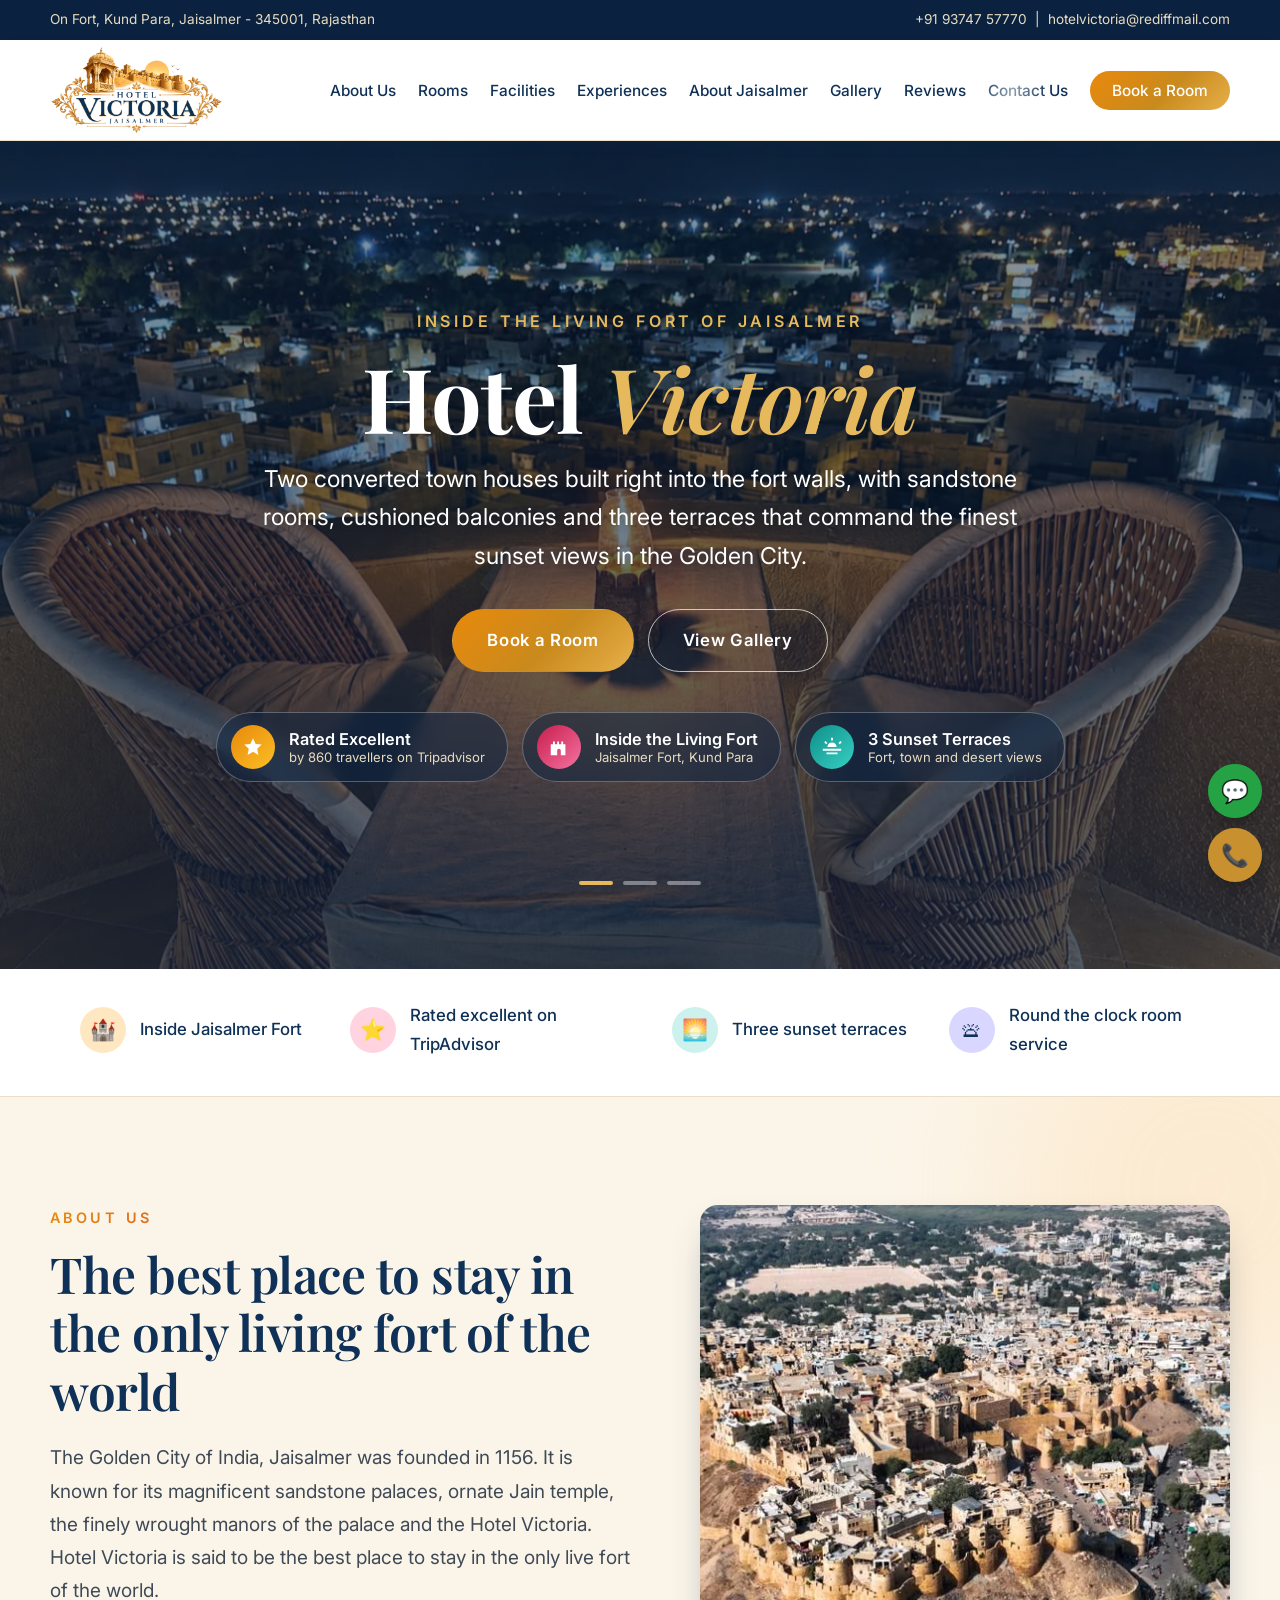
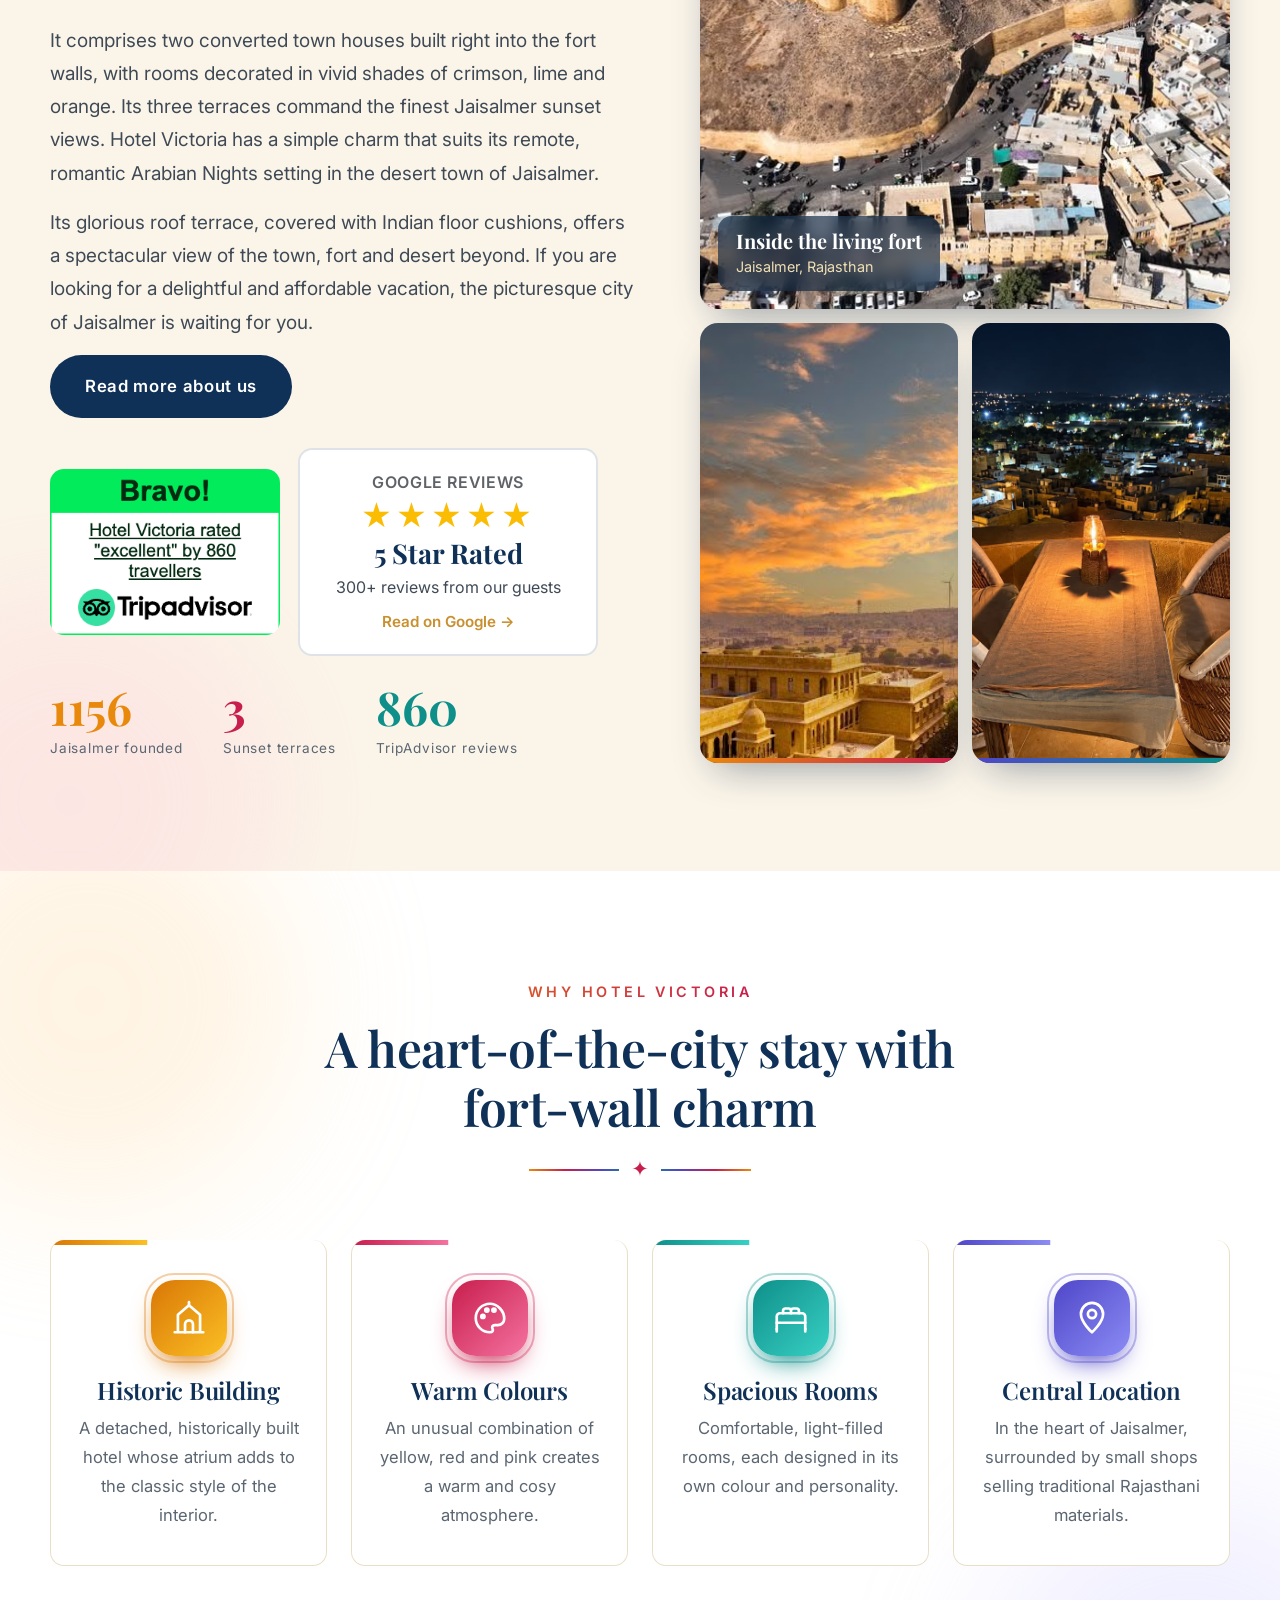
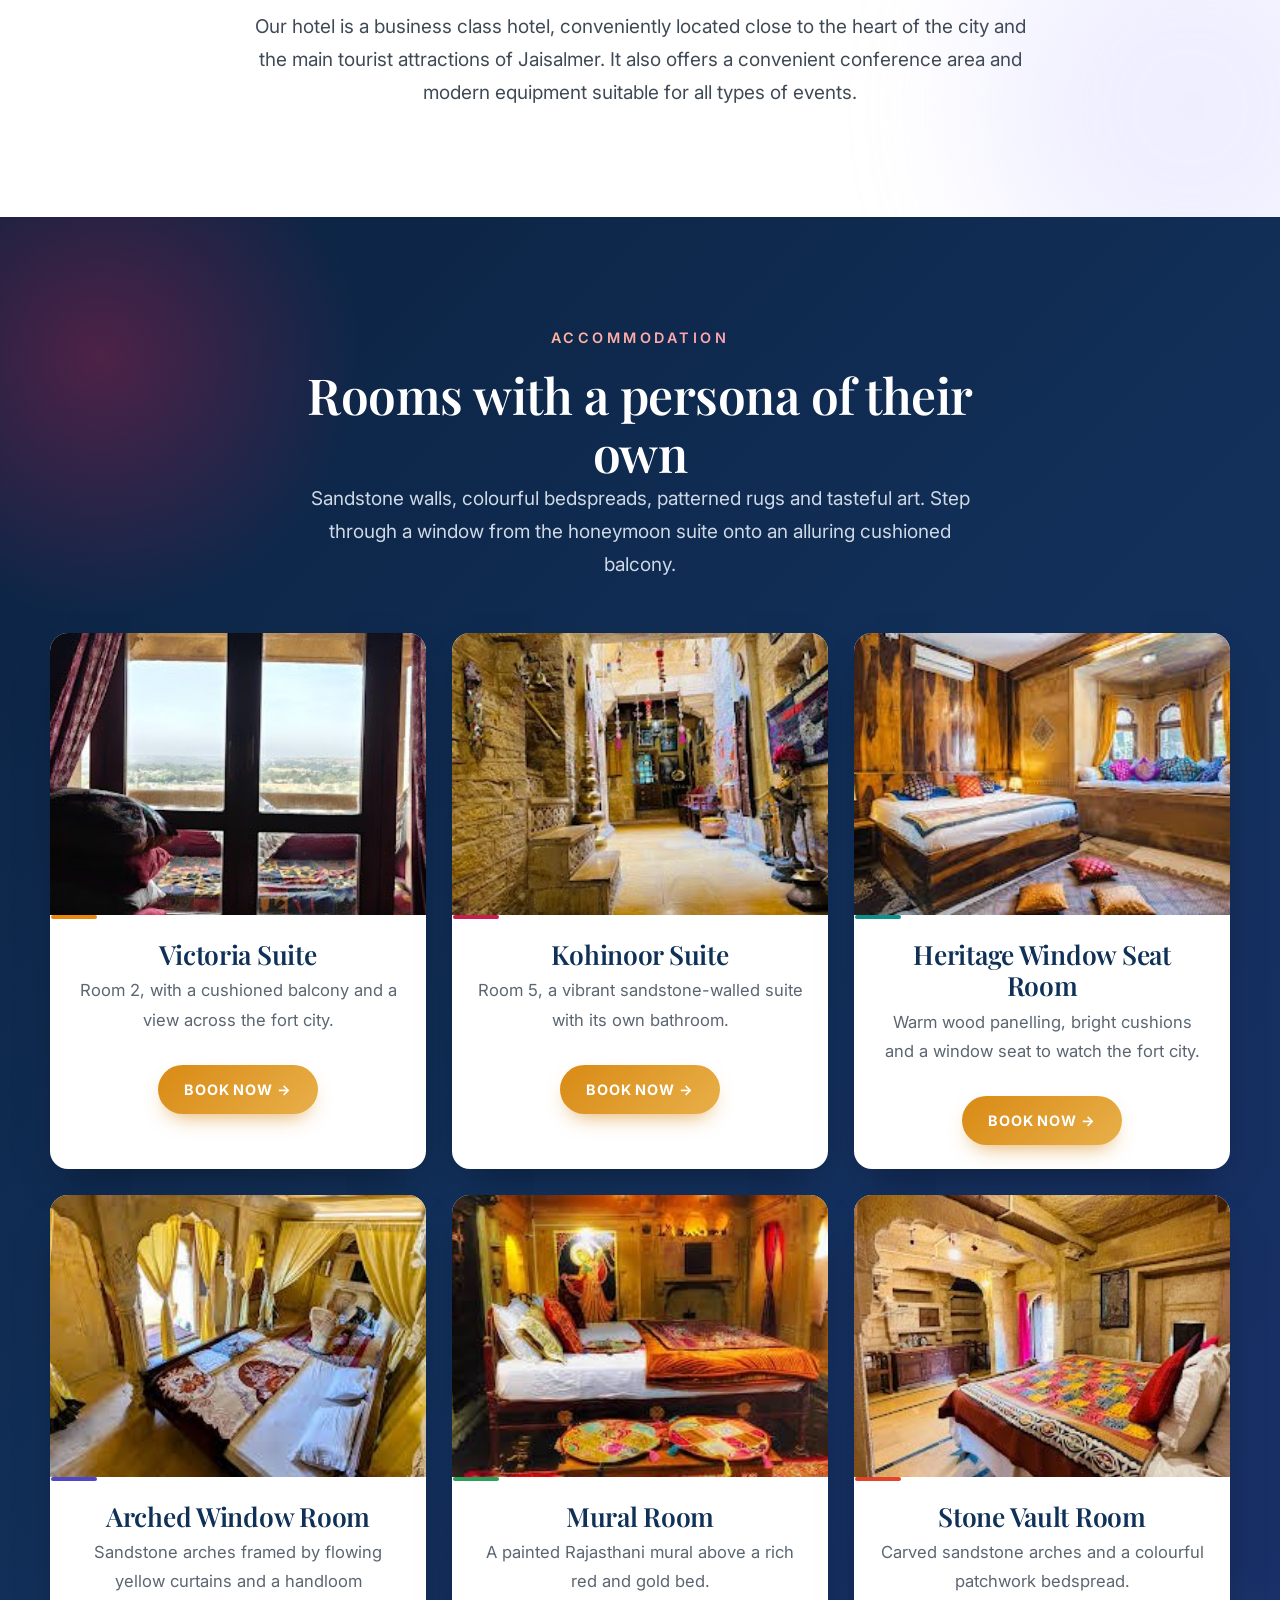
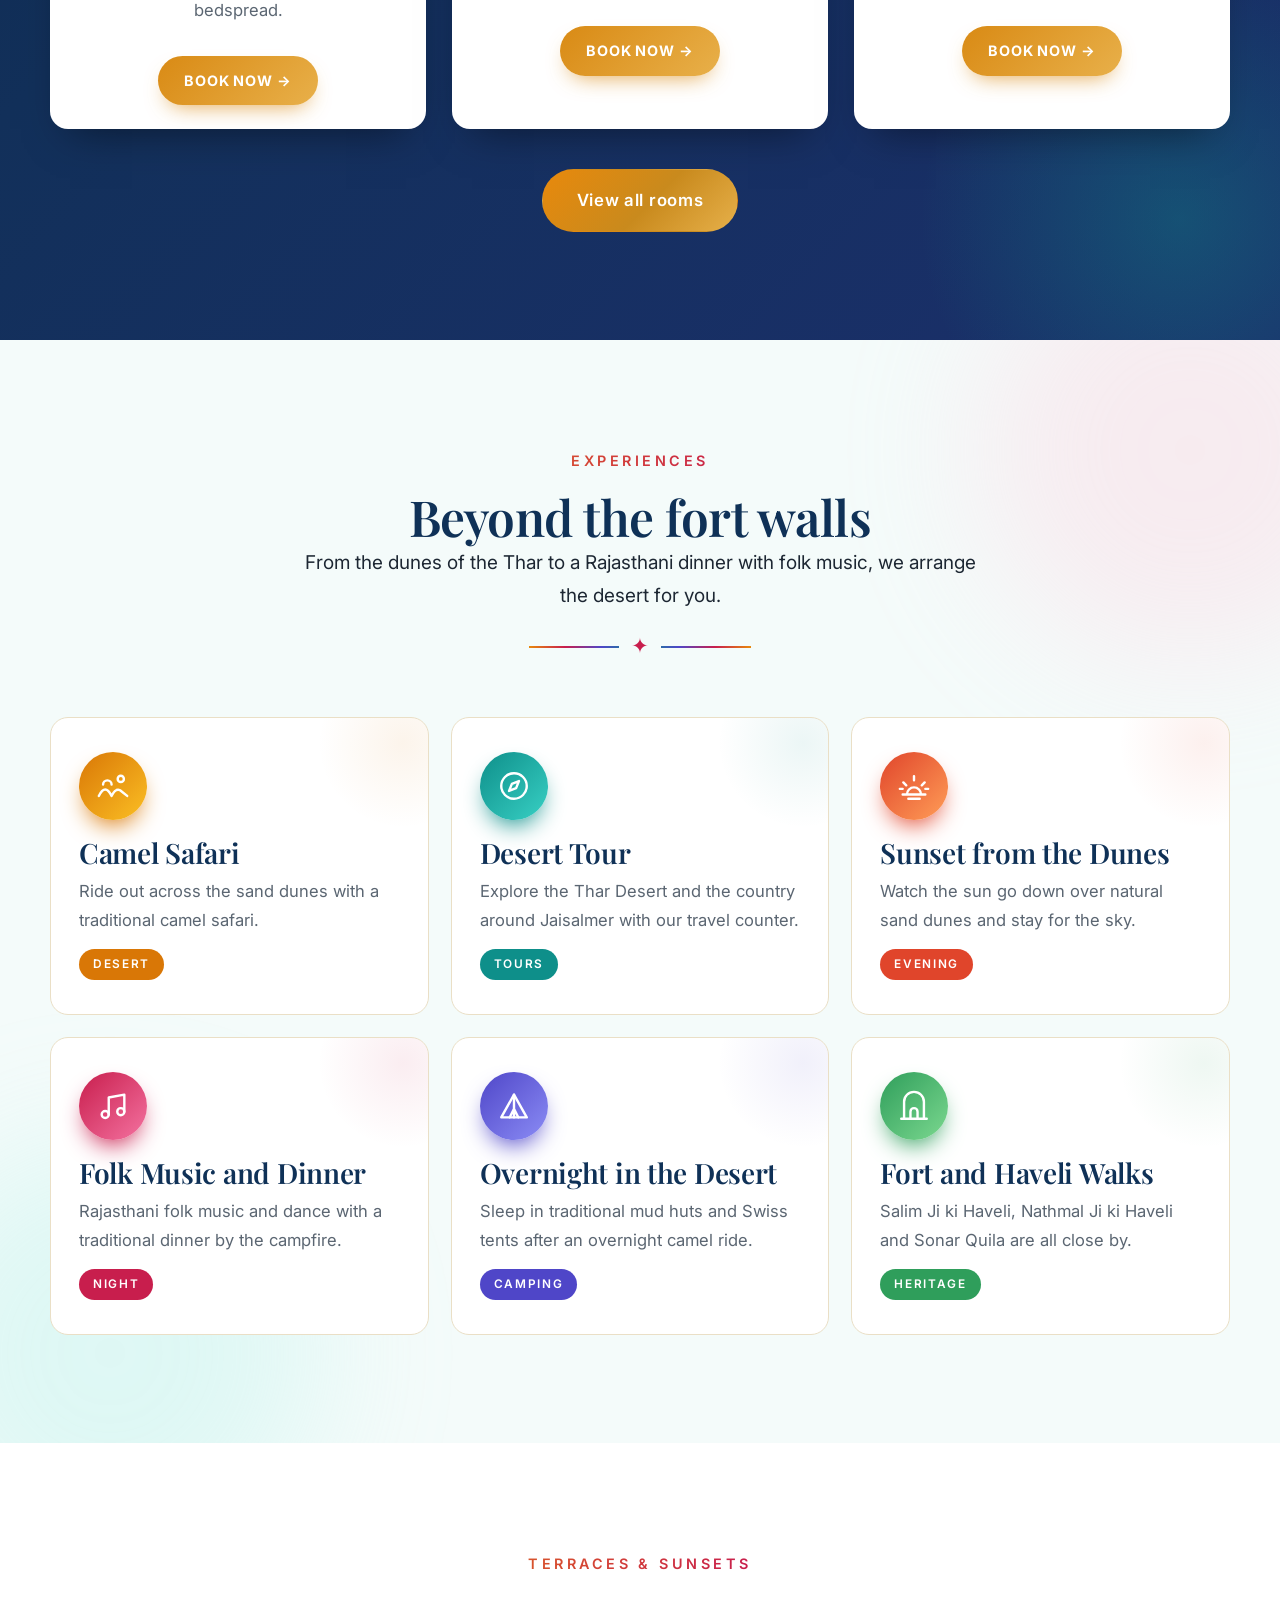
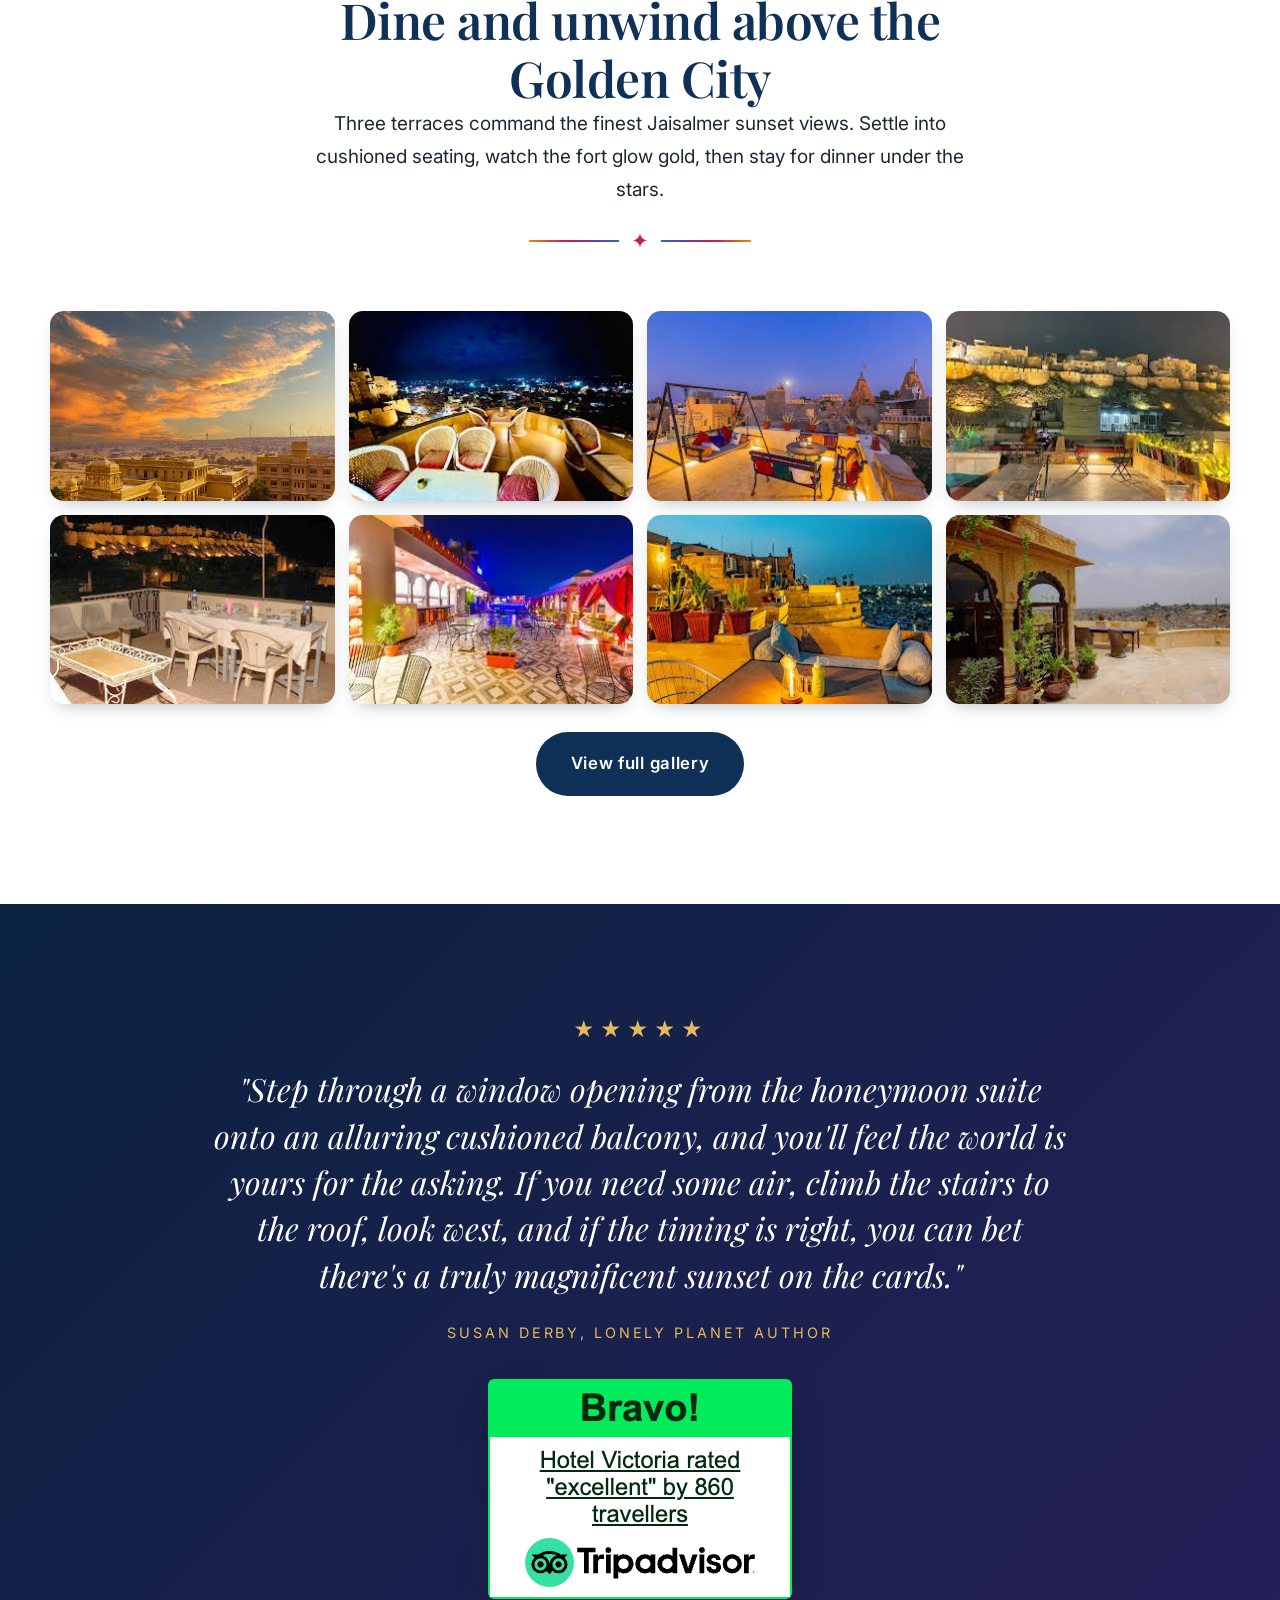
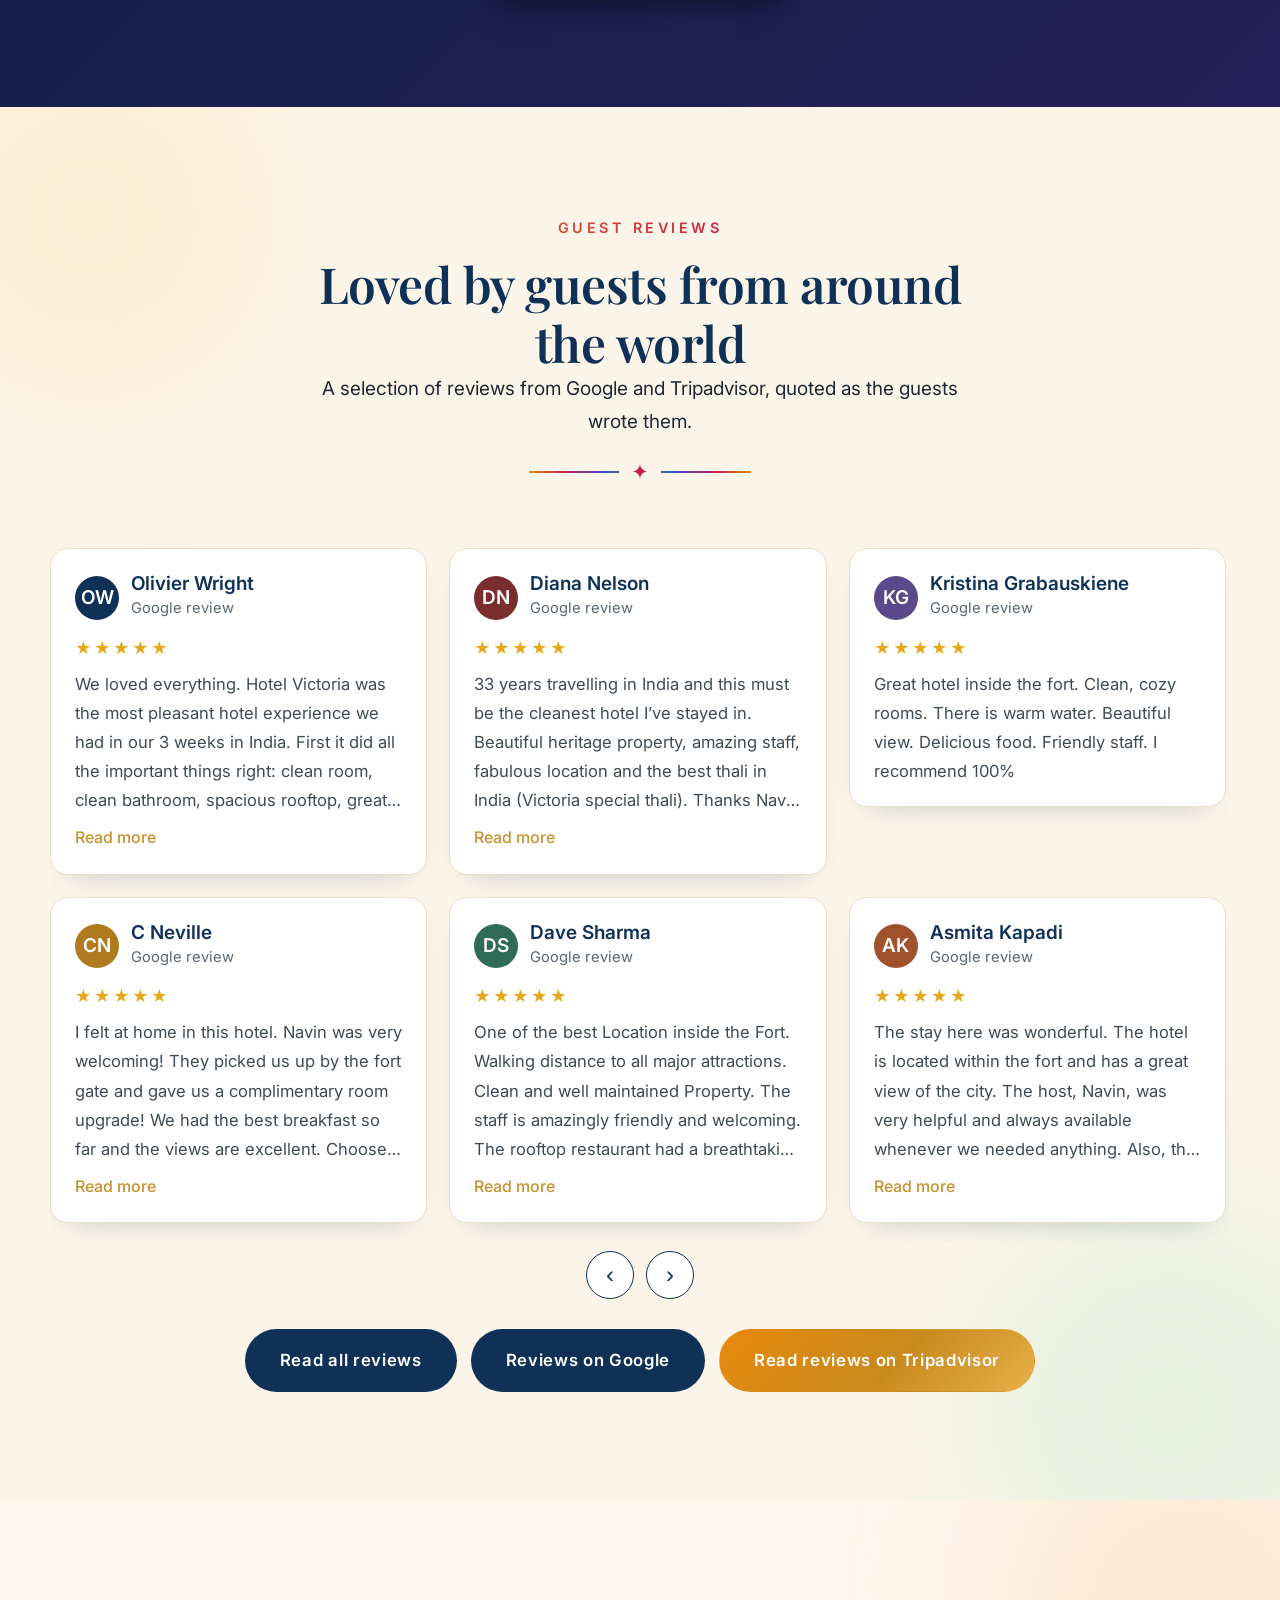
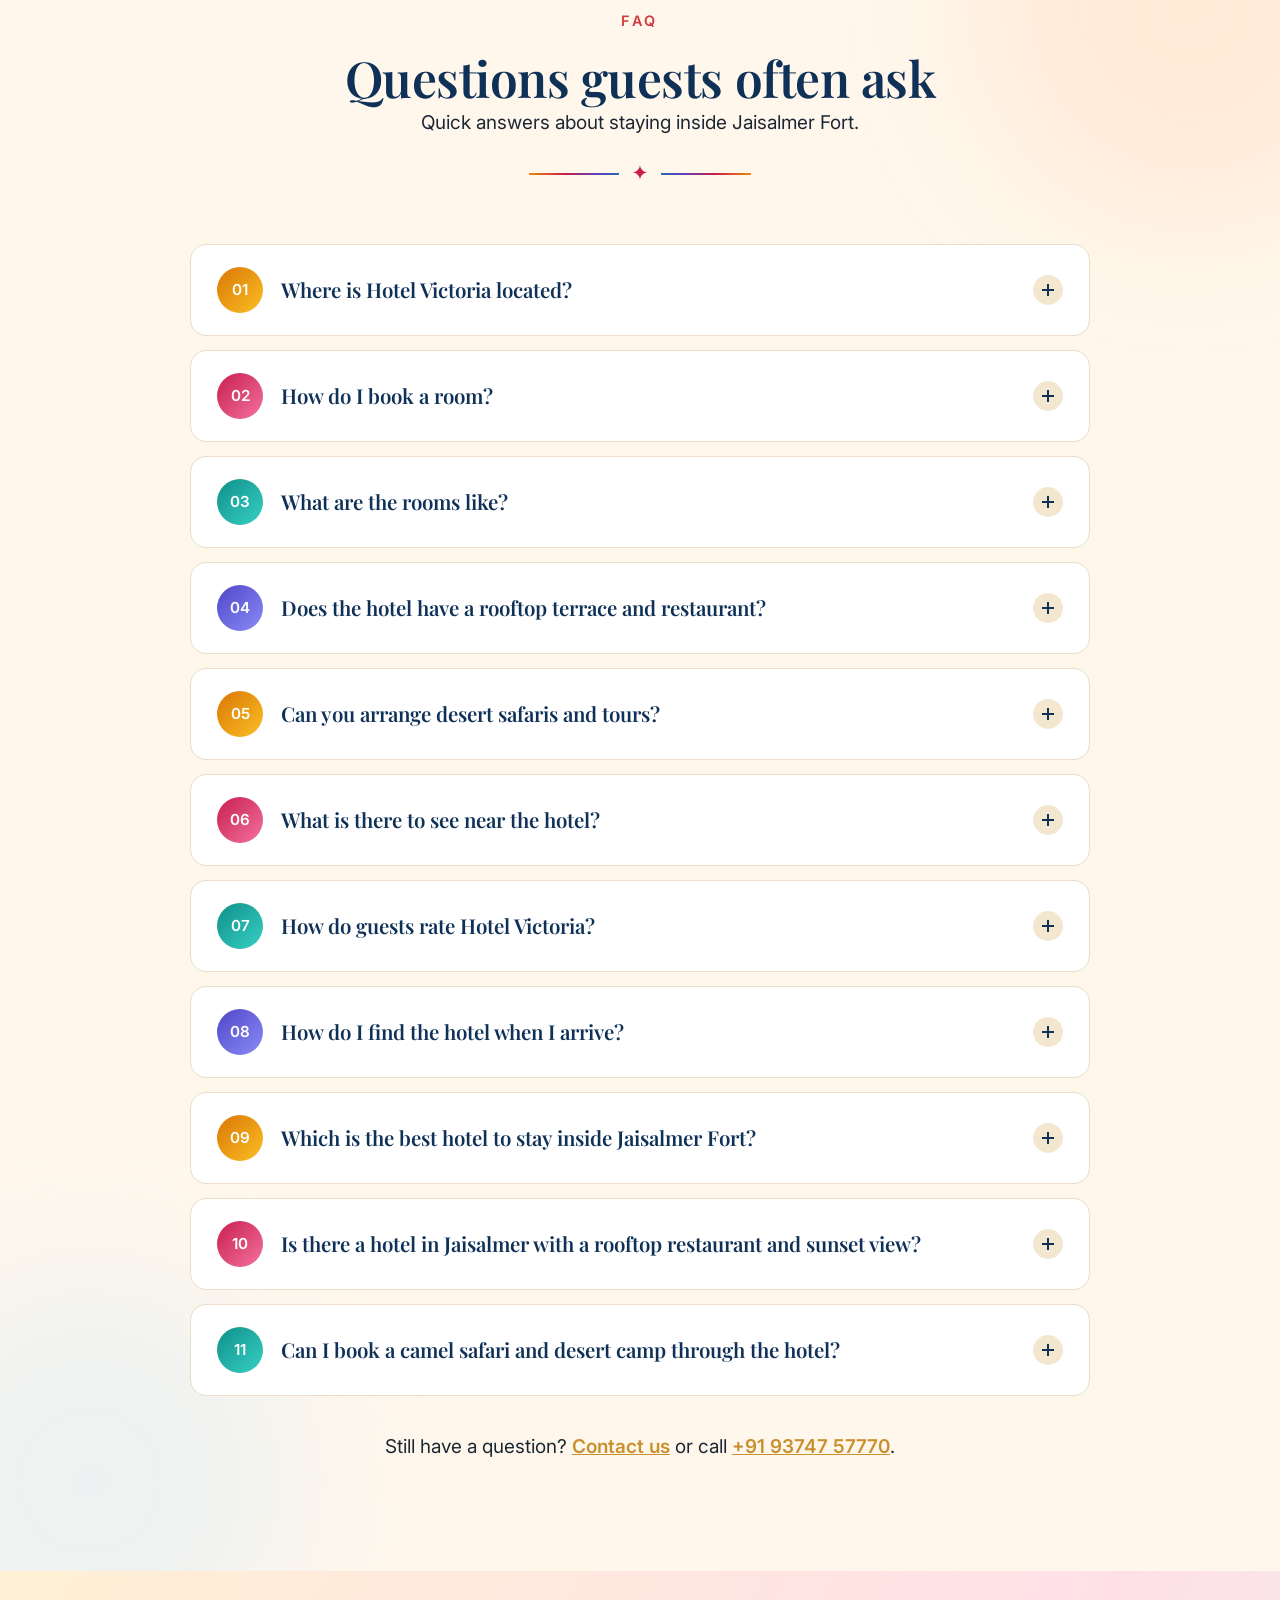
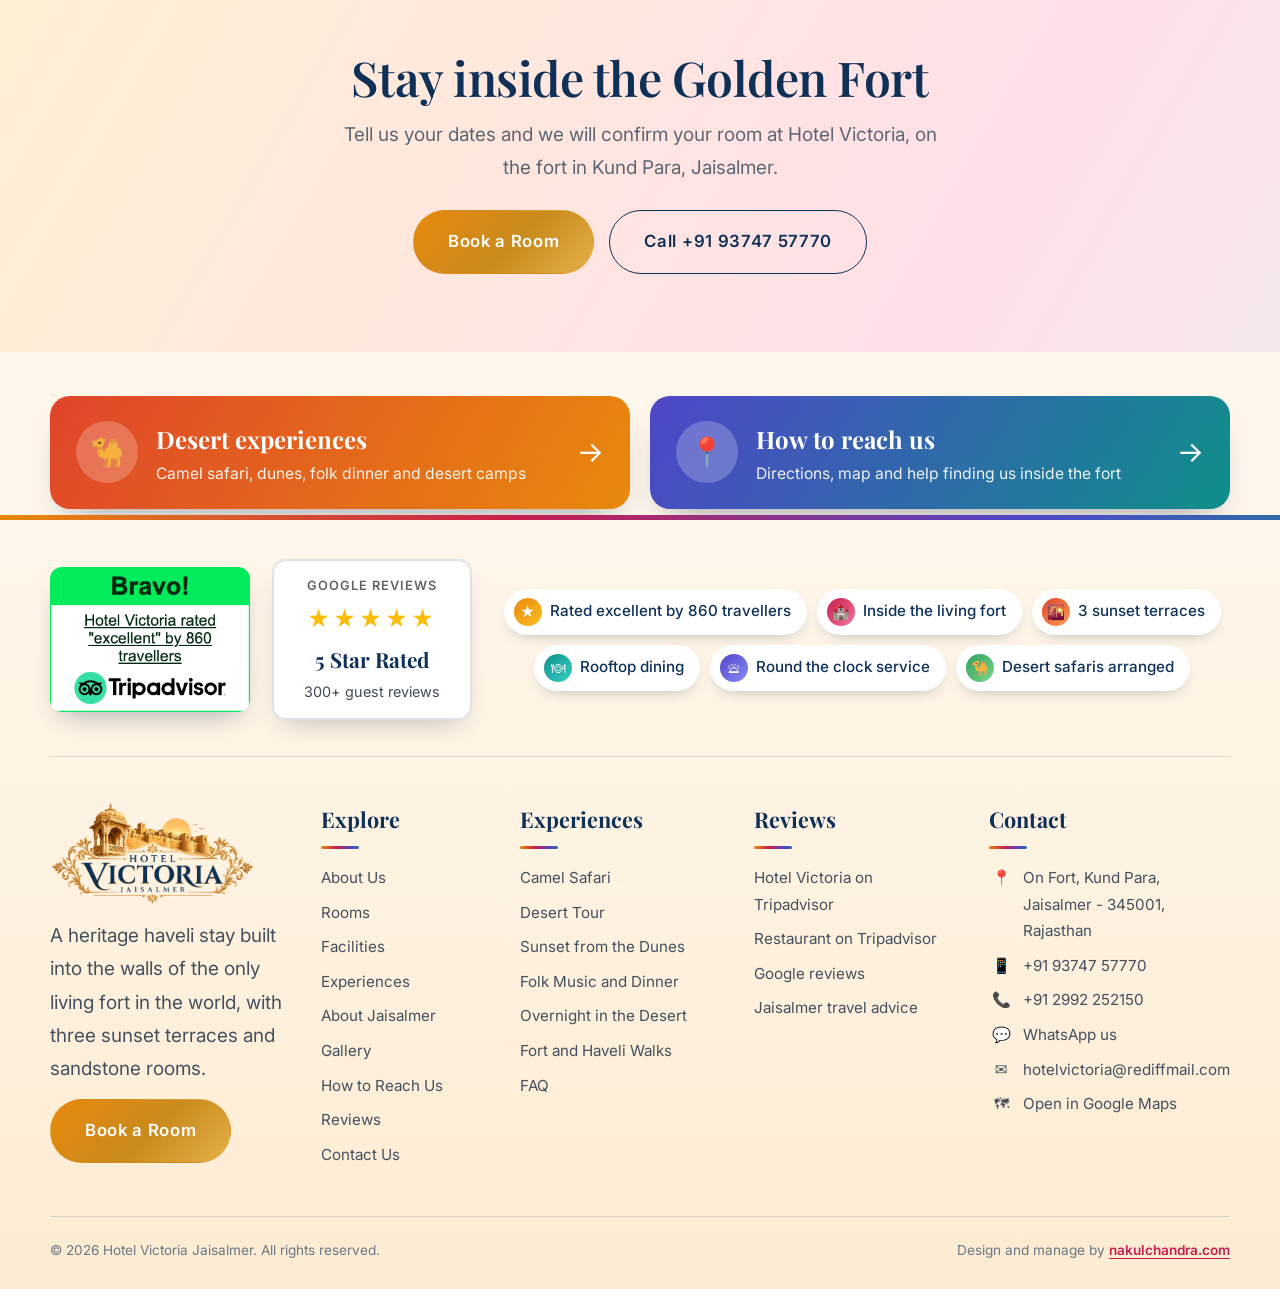
<file: index.html>
<!DOCTYPE html>
<html lang="en" class="no-js">
<head>
<meta charset="UTF-8">
<meta name="viewport" content="width=device-width, initial-scale=1">
<title>Hotel Victoria Jaisalmer | Heritage Hotel in Jaisalmer Fort</title>
<meta name="description" content="Heritage hotel inside Jaisalmer Fort: sandstone rooms, rooftop restaurant, 3 sunset terraces and camel safaris. Rated excellent by 860 travellers. Book direct.">
<meta name="keywords" content="hotel in Jaisalmer fort, hotels inside Jaisalmer fort, heritage hotel Jaisalmer, haveli stay Jaisalmer, budget hotel Jaisalmer fort, best hotel in Jaisalmer, hotel with rooftop restaurant Jaisalmer, sunset view hotel Jaisalmer, Hotel Victoria Jaisalmer, Jaisalmer fort stay, Kund Para Jaisalmer hotel, camel safari Jaisalmer, desert camp Jaisalmer, hotels near Jaisalmer fort, Jaisalmer fort hotel booking">
<meta name="robots" content="index, follow, max-image-preview:large">
<link rel="canonical" href="https://hotelvictoriajaisalmer.com/">
<meta name="geo.region" content="IN-RJ"><meta name="geo.placename" content="Jaisalmer">
<meta property="og:type" content="website"><meta property="og:site_name" content="Hotel Victoria Jaisalmer"><meta property="og:locale" content="en_IN">
<meta property="og:title" content="Hotel Victoria Jaisalmer | Heritage Hotel in Jaisalmer Fort"><meta property="og:description" content="Heritage hotel inside Jaisalmer Fort: sandstone rooms, rooftop restaurant, 3 sunset terraces and camel safaris. Rated excellent by 860 travellers. Book direct.">
<meta property="og:url" content="https://hotelvictoriajaisalmer.com/"><meta property="og:image" content="https://hotelvictoriajaisalmer.com/assets/images/fort-aerial-view.jpg">
<meta name="twitter:card" content="summary_large_image"><meta name="twitter:title" content="Hotel Victoria Jaisalmer | Heritage Hotel in Jaisalmer Fort"><meta name="twitter:description" content="Heritage hotel inside Jaisalmer Fort: sandstone rooms, rooftop restaurant, 3 sunset terraces and camel safaris. Rated excellent by 860 travellers. Book direct."><meta name="twitter:image" content="https://hotelvictoriajaisalmer.com/assets/images/fort-aerial-view.jpg">
<script type="application/ld+json">{"@context": "https://schema.org", "@type": "Hotel", "name": "Hotel Victoria Jaisalmer", "url": "https://hotelvictoriajaisalmer.com/", "description": "Heritage hotel inside Jaisalmer Fort with sandstone rooms, a rooftop restaurant, three sunset terraces and desert safaris arranged.", "image": ["https://hotelvictoriajaisalmer.com/assets/images/fort-aerial-view.jpg", "https://hotelvictoriajaisalmer.com/assets/images/terrace-night-candle.jpg", "https://hotelvictoriajaisalmer.com/assets/images/sunset-sky.jpg"], "logo": "https://hotelvictoriajaisalmer.com/assets/images/logo.png", "telephone": "+91-93747-57770", "email": "hotelvictoria@rediffmail.com", "address": {"@type": "PostalAddress", "streetAddress": "On Fort, Kund Para", "addressLocality": "Jaisalmer", "addressRegion": "Rajasthan", "postalCode": "345001", "addressCountry": "IN"}, "hasMap": "https://www.google.com/travel/search?ts=CAESCgoCCAMKAggDEAAaVwo5EjcyJTB4Mzk0N2JjMjhjNTQxMzJjYjoweDk3MmE5ODlkZmJkOTMwNzI6DkhvdGVsIFZpY3RvcmlhEhoSFAoHCOoPEAsYDhIHCOoPEAsYDxgBMgIQACoHCgU6A0lOUg&qs=CAEyJkNoZ0k4dURrM3QtVHBwV1hBUm9MTDJjdk1YUnhlV04zZW5NUUFROAJCCQlyMNn7nZgql0IJCXIw2fudmCqX&utm_campaign=sharing&utm_medium=link_btn&utm_source=htls", "sameAs": ["https://www.tripadvisor.in/Hotel_Review-g297667-d646484-Reviews-Hotel_Victoria-Jaisalmer_Jaisalmer_District_Rajasthan.html", "https://www.google.com/travel/search?ts=CAESCgoCCAMKAggDEAAaVwo5EjcyJTB4Mzk0N2JjMjhjNTQxMzJjYjoweDk3MmE5ODlkZmJkOTMwNzI6DkhvdGVsIFZpY3RvcmlhEhoSFAoHCOoPEAsYDhIHCOoPEAsYDxgBMgIQACoHCgU6A0lOUg&qs=CAEyJkNoZ0k4dURrM3QtVHBwV1hBUm9MTDJjdk1YUnhlV04zZW5NUUFROAJCCQlyMNn7nZgql0IJCXIw2fudmCqX&utm_campaign=sharing&utm_medium=link_btn&utm_source=htls"], "amenityFeature": [{"@type": "LocationFeatureSpecification", "name": "Rooftop restaurant", "value": true}, {"@type": "LocationFeatureSpecification", "name": "Sunset terraces", "value": true}, {"@type": "LocationFeatureSpecification", "name": "Room service", "value": true}, {"@type": "LocationFeatureSpecification", "name": "Internet access", "value": true}, {"@type": "LocationFeatureSpecification", "name": "Laundry service", "value": true}, {"@type": "LocationFeatureSpecification", "name": "Doctor on call", "value": true}, {"@type": "LocationFeatureSpecification", "name": "Travel desk", "value": true}, {"@type": "LocationFeatureSpecification", "name": "Camel safari and desert camp bookings", "value": true}]}</script>
<link rel="icon" href="assets/images/logo.png">
<link rel="preconnect" href="https://fonts.googleapis.com">
<link rel="preconnect" href="https://fonts.gstatic.com" crossorigin>
<link href="https://fonts.googleapis.com/css2?family=Playfair+Display:ital,wght@0,500;0,600;0,700;1,500;1,600&family=Inter:wght@400;500;600&display=swap" rel="stylesheet">
<script>document.documentElement.className="js"</script>
<link rel="stylesheet" href="style.css">
</head>
<body>
<div class="topbar">
  <div class="wrap">
    <span>On Fort, Kund Para, Jaisalmer - 345001, Rajasthan</span>
    <span><a href="tel:+919374757770">+91 93747 57770</a> &nbsp;|&nbsp; <a href="mailto:hotelvictoria@rediffmail.com">hotelvictoria@rediffmail.com</a></span>
  </div>
</div>
<header class="site">
  <div class="wrap">
    <a class="brand" href="index.html" aria-label="Hotel Victoria Jaisalmer home"><img src="assets/images/logo.png" alt="Hotel Victoria Jaisalmer logo"></a>
    <button class="burger" aria-label="Toggle menu" aria-expanded="false"><span></span><span></span><span></span></button>
    <nav class="main" id="nav">
      <ul><li><a href="about-us.html">About Us</a></li><li><a href="rooms.html">Rooms</a></li><li><a href="facilities.html">Facilities</a></li><li><a href="experiences.html">Experiences</a></li><li><a href="about-jaisalmer.html">About Jaisalmer</a></li><li><a href="gallery.html">Gallery</a></li><li><a href="reviews.html">Reviews</a></li><li><a href="contact-us.html">Contact Us</a></li><li><a class="nav-cta" href="https://hotels.eglobe-solutions.com/hotelvictoriajaisalmer/booking/hotels/hotel-victoria-jaisalmer-jaisalmer#bookingsteps" target="_blank" rel="noopener">Book a Room</a></li></ul>
    </nav>
  </div>
</header>

<main id="top">
<section class="hero">
  <div class="hero-slides" aria-hidden="true">
    <div class="hero-slide on" style="--s:url('assets/images/terrace-night-candle.jpg')"></div>
    <div class="hero-slide" style="--s:url('assets/images/sunset-sky.jpg')"></div>
    <div class="hero-slide" style="--s:url('assets/images/fort-aerial-view.jpg')"></div>
  </div>
  <div class="wrap reveal">
    <div class="hero-copy">
      <div class="c on">
        <span class="eyebrow">Inside the Living Fort of Jaisalmer</span>
        <h1>Hotel <em>Victoria</em><span class="sr-only"> Jaisalmer: heritage hotel inside Jaisalmer Fort</span></h1>
        <p class="lead">Two converted town houses built right into the fort walls, with sandstone rooms, cushioned balconies and three terraces that command the finest sunset views in the Golden City.</p>
      </div>
      <div class="c">
        <span class="eyebrow">Three Terraces</span>
        <h2 class="h1">Sunsets over the <em>Golden City</em></h2>
        <p class="lead">Climb to the roof terrace, settle into the floor cushions and watch the town, the fort and the desert beyond turn gold.</p>
      </div>
      <div class="c">
        <span class="eyebrow">The Golden Fort</span>
        <h2 class="h1">Stay inside a <em>living fort</em></h2>
        <p class="lead">Jaisalmer Fort is one of the last living forts in the world, and Hotel Victoria sits right within its sandstone walls.</p>
      </div>
    </div>
    <div class="hero-btns">
      <a class="btn btn-gold" href="https://hotels.eglobe-solutions.com/hotelvictoriajaisalmer/booking/hotels/hotel-victoria-jaisalmer-jaisalmer#bookingsteps" target="_blank" rel="noopener">Book a Room</a>
      <a class="btn btn-ghost" href="gallery.html">View Gallery</a>
    </div>
    <div class="hero-badges"><a class="hb" href="https://www.tripadvisor.in/Hotel_Review-g297667-d646484-Reviews-Hotel_Victoria-Jaisalmer_Jaisalmer_District_Rajasthan.html" target="_blank" rel="noopener"><i><svg viewBox="0 0 24 24" aria-hidden="true"><path fill="currentColor" d="M12 2.5l2.9 6.1 6.6.8-4.9 4.6 1.3 6.6L12 17.2 6.1 20.6l1.3-6.6L2.5 9.4l6.6-.8z"/></svg></i><span><b>Rated Excellent</b><small>by 860 travellers on Tripadvisor</small></span></a><div class="hb"><i><svg viewBox="0 0 24 24" aria-hidden="true"><path fill="currentColor" d="M3 21V9h2.5V6h2v3H10V6h2v3h2.5V6h2v3H19v12h-5v-5a2 2 0 0 0-4 0v5z"/></svg></i><span><b>Inside the Living Fort</b><small>Jaisalmer Fort, Kund Para</small></span></div><div class="hb"><i><svg viewBox="0 0 24 24" aria-hidden="true"><path fill="currentColor" d="M12 7a5 5 0 0 1 5 5H7a5 5 0 0 1 5-5zM2 14h20v2H2zm4 4h12v2H6zM11 2h2v3h-2zM3.5 6.9l1.4-1.4 2.1 2.1-1.4 1.4zm15.6.7l2.1-2.1 1.4 1.4-2.1 2.1z"/></svg></i><span><b>3 Sunset Terraces</b><small>Fort, town and desert views</small></span></div></div>
  </div>
  <div class="hero-dots"><button class="on" aria-label="Slide 1"></button><button aria-label="Slide 2"></button><button aria-label="Slide 3"></button></div>
</section>
<section class="trust">
  <div class="wrap trust-grid">
    <div class="trust-item"><span class="ic">&#127984;</span>Inside Jaisalmer Fort</div>
    <div class="trust-item"><span class="ic">&#11088;</span>Rated excellent on TripAdvisor</div>
    <div class="trust-item"><span class="ic">&#127749;</span>Three sunset terraces</div>
    <div class="trust-item"><span class="ic">&#128718;</span>Round the clock room service</div>
  </div>
</section>
<section class="section about" id="about">
  <div class="wrap about-grid">
    <div class="reveal">
      <span class="eyebrow">About Us</span>
      <h2>The best place to stay in the only living fort of the world</h2>
      <p>The Golden City of India, Jaisalmer was founded in 1156. It is known for its magnificent sandstone palaces, ornate Jain temple, the finely wrought manors of the palace and the Hotel Victoria. Hotel Victoria is said to be the best place to stay in the only live fort of the world.</p>
      <p>It comprises two converted town houses built right into the fort walls, with rooms decorated in vivid shades of crimson, lime and orange. Its three terraces command the finest Jaisalmer sunset views. Hotel Victoria has a simple charm that suits its remote, romantic Arabian Nights setting in the desert town of Jaisalmer.</p>
      <p>Its glorious roof terrace, covered with Indian floor cushions, offers a spectacular view of the town, fort and desert beyond. If you are looking for a delightful and affordable vacation, the picturesque city of Jaisalmer is waiting for you.</p>
      <p><a class="btn btn-navy" href="about-us.html">Read more about us</a></p>
      <div class="proof"><a class="proof-card proof-ta" href="https://www.tripadvisor.in/Hotel_Review-g297667-d646484-Reviews-Hotel_Victoria-Jaisalmer_Jaisalmer_District_Rajasthan.html" target="_blank" rel="noopener" aria-label="Hotel Victoria rated excellent by 860 travellers on Tripadvisor"><img src="assets/images/tripadvisor-badge.png" alt="Bravo! Hotel Victoria rated excellent by 860 travellers on Tripadvisor" width="304" height="220" loading="lazy"></a><a class="proof-card proof-g" href="https://www.google.com/travel/search?ts=CAESCgoCCAMKAggDEAAaVwo5EjcyJTB4Mzk0N2JjMjhjNTQxMzJjYjoweDk3MmE5ODlkZmJkOTMwNzI6DkhvdGVsIFZpY3RvcmlhEhoSFAoHCOoPEAsYDhIHCOoPEAsYDxgBMgIQACoHCgU6A0lOUg&qs=CAEyJkNoZ0k4dURrM3QtVHBwV1hBUm9MTDJjdk1YUnhlV04zZW5NUUFROAJCCQlyMNn7nZgql0IJCXIw2fudmCqX&utm_campaign=sharing&utm_medium=link_btn&utm_source=htls" target="_blank" rel="noopener" aria-label="5 star rated on Google, 300 plus reviews"><span class="pg-top">Google Reviews</span><span class="pg-stars" aria-hidden="true">&#9733;&#9733;&#9733;&#9733;&#9733;</span><b class="pg-num">5 Star Rated</b><span class="pg-sub">300+ reviews from our guests</span><span class="pg-link">Read on Google &rarr;</span></a></div>
      <div class="stats">
        <div><b>1156</b><span>Jaisalmer founded</span></div>
        <div><b>3</b><span>Sunset terraces</span></div>
        <div><b>860</b><span>TripAdvisor reviews</span></div>
      </div>
    </div>
    <div class="about-img reveal">
      <div class="collage"><figure class="cl-main"><img src="assets/images/fort-aerial-view.jpg" alt="Aerial view of Jaisalmer Fort and the old town" loading="lazy"><figcaption><b>Inside the living fort</b><span>Jaisalmer, Rajasthan</span></figcaption></figure><figure class="cl-a"><img src="assets/images/sunset-sky.jpg" alt="Sunset sky over Jaisalmer rooftops" loading="lazy"></figure><figure class="cl-b"><img src="assets/images/terrace-night-candle.jpg" alt="Candlelit terrace table over the city at night" loading="lazy"></figure></div>
    </div>
  </div>
</section>
<section class="section" id="why">
  <div class="wrap">
    <div class="section-head reveal">
      <span class="eyebrow">Why Hotel Victoria</span>
      <h2>A heart-of-the-city stay with fort-wall charm</h2>
      <div class="orn">&#10022;</div>
    </div>
    <div class="why-grid">
      <div class="why-card c1 reveal"><div class="ic"><svg viewBox="0 0 24 24" fill="none" stroke="currentColor" stroke-width="1.7" stroke-linecap="round" stroke-linejoin="round" aria-hidden="true"><path d="M3 21h18M5 21V10l7-6 7 6v11"/><path d="M9.5 21v-5a2.5 2.5 0 0 1 5 0v5"/><path d="M12 4V2"/></svg></div><h3>Historic Building</h3><p>A detached, historically built hotel whose atrium adds to the classic style of the interior.</p></div>
      <div class="why-card c2 reveal"><div class="ic"><svg viewBox="0 0 24 24" fill="none" stroke="currentColor" stroke-width="1.7" stroke-linecap="round" stroke-linejoin="round" aria-hidden="true"><path d="M12 3a9 9 0 1 0 0 18c1.6 0 2.2-1.1 1.6-2.2-.6-1.1 0-2.3 1.4-2.3H17a4 4 0 0 0 4-4c0-5-4.4-9.5-9-9.5z"/><circle cx="7.5" cy="11" r="1" fill="currentColor"/><circle cx="10" cy="7" r="1" fill="currentColor"/><circle cx="14.5" cy="7" r="1" fill="currentColor"/></svg></div><h3>Warm Colours</h3><p>An unusual combination of yellow, red and pink creates a warm and cosy atmosphere.</p></div>
      <div class="why-card c3 reveal"><div class="ic"><svg viewBox="0 0 24 24" fill="none" stroke="currentColor" stroke-width="1.7" stroke-linecap="round" stroke-linejoin="round" aria-hidden="true"><path d="M3 19v-8a2 2 0 0 1 2-2h14a2 2 0 0 1 2 2v8"/><path d="M3 15h18M3 19v1.5M21 19v1.5"/><path d="M7 9V7.5A1.5 1.5 0 0 1 8.5 6h2A1.5 1.5 0 0 1 12 7.5V9M12 9V7.5A1.5 1.5 0 0 1 13.5 6h2A1.5 1.5 0 0 1 17 7.5V9"/></svg></div><h3>Spacious Rooms</h3><p>Comfortable, light-filled rooms, each designed in its own colour and personality.</p></div>
      <div class="why-card c4 reveal"><div class="ic"><svg viewBox="0 0 24 24" fill="none" stroke="currentColor" stroke-width="1.7" stroke-linecap="round" stroke-linejoin="round" aria-hidden="true"><path d="M12 21s-7-6.2-7-11.5a7 7 0 0 1 14 0C19 14.800 12 21 12 21z"/><circle cx="12" cy="9.5" r="2.6"/></svg></div><h3>Central Location</h3><p>In the heart of Jaisalmer, surrounded by small shops selling traditional Rajasthani materials.</p></div>
    </div>
    <p class="reveal" style="text-align:center;max-width:780px;margin:44px auto 0;color:#3f4a56">Our hotel is a business class hotel, conveniently located close to the heart of the city and the main tourist attractions of Jaisalmer. It also offers a convenient conference area and modern equipment suitable for all types of events.</p>
  </div>
</section>
<section class="section rooms" id="rooms">
  <div class="wrap">
    <div class="section-head reveal">
      <span class="eyebrow">Accommodation</span>
      <h2>Rooms with a persona of their own</h2>
      <p>Sandstone walls, colourful bedspreads, patterned rugs and tasteful art. Step through a window from the honeymoon suite onto an alluring cushioned balcony.</p>
    </div>
    <div class="room-grid">
      <article class="room reveal"><div class="imgbox"><img loading="lazy" src="assets/images/window-view.jpg" alt="Victoria Suite Room 2"></div><div class="body"><h3>Victoria Suite</h3><p>Room 2, with a cushioned balcony and a view across the fort city.</p><a href="https://hotels.eglobe-solutions.com/hotelvictoriajaisalmer/booking/hotels/hotel-victoria-jaisalmer-jaisalmer#bookingsteps" target="_blank" rel="noopener">BOOK NOW &rarr;</a></div></article>
      <article class="room reveal"><div class="imgbox"><img loading="lazy" src="assets/images/heritage-corridor.jpg" alt="Kohinoor Suite Room 5"></div><div class="body"><h3>Kohinoor Suite</h3><p>Room 5, a vibrant sandstone-walled suite with its own bathroom.</p><a href="https://hotels.eglobe-solutions.com/hotelvictoriajaisalmer/booking/hotels/hotel-victoria-jaisalmer-jaisalmer#bookingsteps" target="_blank" rel="noopener">BOOK NOW &rarr;</a></div></article>
      <article class="room reveal"><div class="imgbox"><img loading="lazy" src="assets/images/room-wood-window-seat.jpg" alt="Wood-panelled room with window seat"></div><div class="body"><h3>Heritage Window Seat Room</h3><p>Warm wood panelling, bright cushions and a window seat to watch the fort city.</p><a href="https://hotels.eglobe-solutions.com/hotelvictoriajaisalmer/booking/hotels/hotel-victoria-jaisalmer-jaisalmer#bookingsteps" target="_blank" rel="noopener">BOOK NOW &rarr;</a></div></article>
      <article class="room reveal"><div class="imgbox"><img loading="lazy" src="assets/images/room-yellow-curtains.jpg" alt="Room with arched windows and yellow curtains"></div><div class="body"><h3>Arched Window Room</h3><p>Sandstone arches framed by flowing yellow curtains and a handloom bedspread.</p><a href="https://hotels.eglobe-solutions.com/hotelvictoriajaisalmer/booking/hotels/hotel-victoria-jaisalmer-jaisalmer#bookingsteps" target="_blank" rel="noopener">BOOK NOW &rarr;</a></div></article>
      <article class="room reveal"><div class="imgbox"><img loading="lazy" src="assets/images/room-mural.jpg" alt="Room with painted mural and red bed"></div><div class="body"><h3>Mural Room</h3><p>A painted Rajasthani mural above a rich red and gold bed.</p><a href="https://hotels.eglobe-solutions.com/hotelvictoriajaisalmer/booking/hotels/hotel-victoria-jaisalmer-jaisalmer#bookingsteps" target="_blank" rel="noopener">BOOK NOW &rarr;</a></div></article>
      <article class="room reveal"><div class="imgbox"><img loading="lazy" src="assets/images/room-stone-arch.jpg" alt="Stone vaulted room with colourful bedspread"></div><div class="body"><h3>Stone Vault Room</h3><p>Carved sandstone arches and a colourful patchwork bedspread.</p><a href="https://hotels.eglobe-solutions.com/hotelvictoriajaisalmer/booking/hotels/hotel-victoria-jaisalmer-jaisalmer#bookingsteps" target="_blank" rel="noopener">BOOK NOW &rarr;</a></div></article>
    </div>
    <p class="rooms-more"><a class="btn btn-gold" href="rooms.html">View all rooms</a></p>
  </div>
</section>
<section class="section" id="experiences">
  <div class="wrap">
    <div class="section-head reveal">
      <span class="eyebrow">Experiences</span>
      <h2>Beyond the fort walls</h2>
      <p>From the dunes of the Thar to a Rajasthani dinner with folk music, we arrange the desert for you.</p>
      <div class="orn">&#10022;</div>
    </div>
    <div class="xp-grid">
      <div class="xp x1 reveal"><div class="ic"><svg viewBox="0 0 24 24" fill="none" stroke="currentColor" stroke-width="1.7" stroke-linecap="round" stroke-linejoin="round" aria-hidden="true"><path d="M2 19c3-6 6-6 9 0 2-4 4-5 6-4l5 4"/><path d="M5 11a3 3 0 0 1 6 0"/><circle cx="17.500" cy="7" r="2.200"/></svg></div><h3>Camel Safari</h3><p>Ride out across the sand dunes with a traditional camel safari.</p><span class="tag">Desert</span></div>
      <div class="xp x2 reveal"><div class="ic"><svg viewBox="0 0 24 24" fill="none" stroke="currentColor" stroke-width="1.7" stroke-linecap="round" stroke-linejoin="round" aria-hidden="true"><circle cx="12" cy="12" r="9"/><path d="M15.500 8.500l-2 5-5 2 2-5z"/></svg></div><h3>Desert Tour</h3><p>Explore the Thar Desert and the country around Jaisalmer with our travel counter.</p><span class="tag">Tours</span></div>
      <div class="xp x3 reveal"><div class="ic"><svg viewBox="0 0 24 24" fill="none" stroke="currentColor" stroke-width="1.7" stroke-linecap="round" stroke-linejoin="round" aria-hidden="true"><path d="M4 18h16M7 18a5 5 0 0 1 10 0"/><path d="M12 5v3M4.500 9.500l2 2M19.500 9.500l-2 2M2 14h2M20 14h2"/><path d="M8 21h8"/></svg></div><h3>Sunset from the Dunes</h3><p>Watch the sun go down over natural sand dunes and stay for the sky.</p><span class="tag">Evening</span></div>
      <div class="xp x4 reveal"><div class="ic"><svg viewBox="0 0 24 24" fill="none" stroke="currentColor" stroke-width="1.7" stroke-linecap="round" stroke-linejoin="round" aria-hidden="true"><path d="M9 18V6l11-2v12"/><circle cx="6.500" cy="18" r="2.500"/><circle cx="17.500" cy="16" r="2.500"/></svg></div><h3>Folk Music and Dinner</h3><p>Rajasthani folk music and dance with a traditional dinner by the campfire.</p><span class="tag">Night</span></div>
      <div class="xp x5 reveal"><div class="ic"><svg viewBox="0 0 24 24" fill="none" stroke="currentColor" stroke-width="1.7" stroke-linecap="round" stroke-linejoin="round" aria-hidden="true"><path d="M3 20L12 4l9 16z"/><path d="M12 4v16M9 20l3-6 3 6"/></svg></div><h3>Overnight in the Desert</h3><p>Sleep in traditional mud huts and Swiss tents after an overnight camel ride.</p><span class="tag">Camping</span></div>
      <div class="xp x6 reveal"><div class="ic"><svg viewBox="0 0 24 24" fill="none" stroke="currentColor" stroke-width="1.7" stroke-linecap="round" stroke-linejoin="round" aria-hidden="true"><path d="M3 21h18M5 21V9M19 21V9M5 9a7 7 0 0 1 14 0"/><path d="M9.500 21v-5a2.500 2.500 0 0 1 5 0v5"/></svg></div><h3>Fort and Haveli Walks</h3><p>Salim Ji ki Haveli, Nathmal Ji ki Haveli and Sonar Quila are all close by.</p><span class="tag">Heritage</span></div>
    </div>
  </div>
</section>
<section class="section" id="terraces">
  <div class="wrap">
    <div class="section-head reveal">
      <span class="eyebrow">Terraces &amp; Sunsets</span>
      <h2>Dine and unwind above the Golden City</h2>
      <p>Three terraces command the finest Jaisalmer sunset views. Settle into cushioned seating, watch the fort glow gold, then stay for dinner under the stars.</p>
      <div class="orn">&#10022;</div>
    </div>
    <div class="terr-grid reveal">
      <img loading="lazy" src="assets/images/sunset-sky.jpg" alt="Sunset sky over Jaisalmer haveli rooftops">
      <img loading="lazy" src="assets/images/rooftop-night-wicker.jpg" alt="Rooftop wicker seating at night with city lights">
      <img loading="lazy" src="assets/images/rooftop-swing-dusk.jpg" alt="Rooftop swing seat at dusk">
      <img loading="lazy" src="assets/images/terrace-night-fort-view.jpg" alt="Terrace at night facing the lit fort">
      <img loading="lazy" src="assets/images/dining-terrace-night.jpg" alt="Terrace dining table with illuminated fort view">
      <img loading="lazy" src="assets/images/courtyard-night.jpg" alt="Courtyard restaurant with red drapes at night">
      <img loading="lazy" src="assets/images/lantern-terrace-dusk.jpg" alt="Lantern-lit terrace seating at dusk">
      <img loading="lazy" src="assets/images/terrace-plants-day.jpg" alt="Sunlit terrace with potted plants and arches">
    </div>
    <p class="gallery-note"><a class="btn btn-navy" href="gallery.html">View full gallery</a></p>
  </div>
</section>
<section class="section review" id="review">
  <div class="wrap reveal">
    <div class="stars">&#9733;&#9733;&#9733;&#9733;&#9733;</div>
    <blockquote>"Step through a window opening from the honeymoon suite onto an alluring cushioned balcony, and you'll feel the world is yours for the asking. If you need some air, climb the stairs to the roof, look west, and if the timing is right, you can bet there's a truly magnificent sunset on the cards."</blockquote>
    <cite>Susan Derby, Lonely Planet author</cite>
    <div class="ta-row">
      <a class="ta-badge" href="https://www.tripadvisor.in/Hotel_Review-g297667-d646484-Reviews-Hotel_Victoria-Jaisalmer_Jaisalmer_District_Rajasthan.html" target="_blank" rel="noopener" aria-label="Hotel Victoria rated excellent by 860 travellers on Tripadvisor"><img src="assets/images/tripadvisor-badge.png" alt="Bravo! Hotel Victoria rated excellent by 860 travellers on Tripadvisor" width="304" height="220" loading="lazy"></a>
    </div>
  </div>
</section>
<section class="section rv" id="reviews">
  <div class="wrap">
    <div class="section-head reveal">
      <span class="eyebrow">Guest Reviews</span>
      <h2>Loved by guests from around the world</h2>
      <p>A selection of reviews from Google and Tripadvisor, quoted as the guests wrote them.</p>
      <div class="orn">&#10022;</div>
    </div>
    <div class="rv-wrap reveal">
      <div class="rv-track" id="rvTrack" tabindex="0" aria-label="Guest reviews"><article class="rv-card"><div class="rv-top"><div class="rv-av" style="background:#0f3157">OW</div><div><div class="rv-name">Olivier Wright</div><div class="rv-src">Google review</div></div></div><div class="rv-stars" aria-label="5 out of 5 stars">★★★★★</div><p class="rv-text">We loved everything. Hotel Victoria was the most pleasant hotel experience we had in our 3 weeks in India. First it did all the important things right: clean room, clean bathroom, spacious rooftop, great food that&#x27;s at a fair price. But it&#x27;&#x27;s all the other little things that made it special: super comfy bed and pillows, a shower that doesnt need preheating and.doesnt run out of hot water after 5 mins, electricity that runs even when you&#x27;re out of the room (practical to charge your devices when you&#x27;re out), breakfast is not limited to 2 things (you have indian and european options, you can ask for seconds and thirds), tea/coffee is real good (hot and iced) and unlimited and free throughout the day, the cook and staff are super friendly (special thanks to Navin the manager), and lastly, they never asked once for a review. Which is why we wanted to write this and encourage you to definitely stay there. You won&#x27;t want to leave (we didn&#x27;t) !</p></article><article class="rv-card"><div class="rv-top"><div class="rv-av" style="background:#b07a1f">CN</div><div><div class="rv-name">C Neville</div><div class="rv-src">Google review</div></div></div><div class="rv-stars" aria-label="5 out of 5 stars">★★★★★</div><p class="rv-text">I felt at home in this hotel. Navin was very welcoming! They picked us up by the fort gate and gave us a complimentary room upgrade! We had the best breakfast so far and the views are excellent. Choose this hotel for the best hotel in the fort!</p></article><article class="rv-card"><div class="rv-top"><div class="rv-av" style="background:#7a2d2d">DN</div><div><div class="rv-name">Diana Nelson</div><div class="rv-src">Google review</div></div></div><div class="rv-stars" aria-label="5 out of 5 stars">★★★★★</div><p class="rv-text">33 years travelling in India and this must be the cleanest hotel I’ve stayed in. Beautiful heritage property, amazing staff, fabulous location and the best thali in India (Victoria special thali). Thanks Navin and team!</p></article><article class="rv-card"><div class="rv-top"><div class="rv-av" style="background:#2f6b57">DS</div><div><div class="rv-name">Dave Sharma</div><div class="rv-src">Google review</div></div></div><div class="rv-stars" aria-label="5 out of 5 stars">★★★★★</div><p class="rv-text">One of the best Location inside the Fort. Walking distance to all major attractions. Clean and well maintained Property. The staff is amazingly friendly and welcoming. The rooftop restaurant had a breathtaking view of the Sunset. The food was amazing with a great variety.</p></article><article class="rv-card"><div class="rv-top"><div class="rv-av" style="background:#5a4a8a">KG</div><div><div class="rv-name">Kristina Grabauskiene</div><div class="rv-src">Google review</div></div></div><div class="rv-stars" aria-label="5 out of 5 stars">★★★★★</div><p class="rv-text">Great hotel inside the fort. Clean, cozy rooms. There is warm water. Beautiful view. Delicious food. Friendly staff. I recommend 100%</p></article><article class="rv-card"><div class="rv-top"><div class="rv-av" style="background:#a0522d">AK</div><div><div class="rv-name">Asmita Kapadi</div><div class="rv-src">Google review</div></div></div><div class="rv-stars" aria-label="5 out of 5 stars">★★★★★</div><p class="rv-text">The stay here was wonderful. The hotel is located within the fort and has a great view of the city. The host, Navin, was very helpful and always available whenever we needed anything. Also, the food here is delicious! Highly recommend!</p></article><article class="rv-card"><div class="rv-top"><div class="rv-av" style="background:#0f3157">AR</div><div><div class="rv-name">Arafat Riko</div><div class="rv-src">Google review</div></div></div><div class="rv-stars" aria-label="5 out of 5 stars">★★★★★</div><p class="rv-text">The hotel is situated inside the fort, which is a prime location. The room felt like a piece of history. The view from the rooftop is excellent. And the hospitality provided by the staff is great as well!</p></article><article class="rv-card"><div class="rv-top"><div class="rv-av" style="background:#b07a1f">SC</div><div><div class="rv-name">Samik Chatterjee</div><div class="rv-src">Google review</div></div></div><div class="rv-stars" aria-label="5 out of 5 stars">★★★★★</div><p class="rv-text">Very nice hotel. The location is fantastic since it is situated inside the fort. The service and behaviour of the staffs is fantastic. The food served here is like home made food. They make fresh food everytime you order. Overall a great experience and i strongly recommend everyone this place.</p></article><article class="rv-card"><div class="rv-top"><div class="rv-av" style="background:#7a2d2d">AM</div><div><div class="rv-name">Aarush M</div><div class="rv-src">Google review</div></div></div><div class="rv-stars" aria-label="5 out of 5 stars">★★★★★</div><p class="rv-text">We visited Hotel Victoria and had a stunning time. The food was excellent as well as the service. All of our needs were taken care of in a timely manner. The view was beautiful from the terrace as well as from the rooms were phenomenal. Definitely recommend!</p></article><article class="rv-card"><div class="rv-top"><div class="rv-av" style="background:#2f6b57">AJ</div><div><div class="rv-name">Akshataa Joshi</div><div class="rv-src">Google review</div></div></div><div class="rv-stars" aria-label="5 out of 5 stars">★★★★★</div><p class="rv-text">The rooms are inside the fort and they are beautiful and cosy. The view from the rooftop is spectacular. They arranged a singer and bonfire for us which made our evening magical.</p></article><article class="rv-card"><div class="rv-top"><div class="rv-av" style="background:#5a4a8a">AM</div><div><div class="rv-name">Aditi Mathur</div><div class="rv-src">Google review</div></div></div><div class="rv-stars" aria-label="5 out of 5 stars">★★★★★</div><p class="rv-text">This place is all about age old Haveli feels with extremely courteous staff and heritage vibes. Very good homely food and generous help for their guests. Highly recommended place to stay in the fort area.</p></article><article class="rv-card"><div class="rv-top"><div class="rv-av" style="background:#a0522d">PT</div><div><div class="rv-name">Pradeep Thapliyal</div><div class="rv-src">Google review</div></div></div><div class="rv-stars" aria-label="5 out of 5 stars">★★★★★</div><p class="rv-text">The rustic regal vibe, beautiful rooms and aesthetically pleasing decor. Food is also a must-try from their rooftop restaurant from which you can see the Golden City. Very cooperative staff.</p></article><article class="rv-card"><div class="rv-top"><div class="rv-av" style="background:#0f3157">ID</div><div><div class="rv-name">Ishaan Dali</div><div class="rv-src">Google review</div></div></div><div class="rv-stars" aria-label="5 out of 5 stars">★★★★★</div><p class="rv-text">The view from the top of the Hotel was spectacular. The staff were also highly welcoming and courteous. I highly recommend Hotel Victoria if anyone wants to stay inside the Jaisalmer fort.</p></article><article class="rv-card"><div class="rv-top"><div class="rv-av" style="background:#b07a1f">RJ</div><div><div class="rv-name">Rushabh Jain</div><div class="rv-src">Google review</div></div></div><div class="rv-stars" aria-label="5 out of 5 stars">★★★★★</div><p class="rv-text">We stayed here with Family. Best in Service, Best Home cooked Like Food &amp; Specailly Best View You will get from the Top. U can view whole of Jaisalmer from here. Loved the Hospitality. Thank You Team Victoria ❤️❤️</p></article><article class="rv-card"><div class="rv-top"><div class="rv-av" style="background:#7a2d2d">MS</div><div><div class="rv-name">Marie Schutz</div><div class="rv-src">Google review</div></div></div><div class="rv-stars" aria-label="5 out of 5 stars">★★★★★</div><p class="rv-text">Great place!! The staff is very kind and helpful. You can enjoy the best food in town (try the yogurt with fruits!) while watching the sunset. We really recommend :)</p></article><article class="rv-card"><div class="rv-top"><div class="rv-av" style="background:#2f6b57">AS</div><div><div class="rv-name">Anup Sonawane</div><div class="rv-src">Google review</div></div></div><div class="rv-stars" aria-label="5 out of 5 stars">★★★★★</div><p class="rv-text">This place is gem for those who want to experience the fort living with traditional Rajasthani heritage. The rooms are clean and comfortable. Food is good and the staff- polite and prompt. Specially to mention -Naveen Bhaiya, very polite and helpful manager. Overall, we had an amazing stay.</p></article><article class="rv-card"><div class="rv-top"><div class="rv-av" style="background:#5a4a8a">RA</div><div><div class="rv-name">Rakesh Anand</div><div class="rv-src">Google review</div></div></div><div class="rv-stars" aria-label="5 out of 5 stars">★★★★★</div><p class="rv-text">Awesome Hospitality by Pankaj and his team. Balcony room and in-house kitchen is a must try for once in a time experience of actually living in a fort</p></article><article class="rv-card"><div class="rv-top"><div class="rv-av" style="background:#a0522d">PB</div><div><div class="rv-name">Pooja Bisht</div><div class="rv-src">Google review</div></div></div><div class="rv-stars" aria-label="5 out of 5 stars">★★★★★</div><p class="rv-text">Very nice hotel and staff. Rooms are very nice and cosy. The view from the roof top is amazing. We can see the sunrise and sunset from the roof top.</p></article><article class="rv-card"><div class="rv-top"><div class="rv-av" style="background:#0f3157">PJ</div><div><div class="rv-name">Pritam Jena</div><div class="rv-src">Google review</div></div></div><div class="rv-stars" aria-label="5 out of 5 stars">★★★★★</div><p class="rv-text">We stayed here for a couple of days and the rooms and facilities were extremely clean. The view from the jharokha style rooms was also splendid. Would recommend 100% for the complete experience. The staff also very helpful.and always available</p></article><article class="rv-card"><div class="rv-top"><div class="rv-av" style="background:#b07a1f">SS</div><div><div class="rv-name">Shahid Sarki91</div><div class="rv-src">Google review</div></div></div><div class="rv-stars" aria-label="5 out of 5 stars">★★★★★</div><p class="rv-text">Excellent stay, food. recommend to all who visit to jaisalmer as every place is nearby walking distance- jaisalmer fort, laxminathji temple, market road, city view point..great hospitality &amp; great food specially kachori in the breakfast😍</p></article><article class="rv-card"><div class="rv-top"><div class="rv-av" style="background:#7a2d2d">AB</div><div><div class="rv-name">Aayushi Bhutra</div><div class="rv-src">Google review</div></div></div><div class="rv-stars" aria-label="5 out of 5 stars">★★★★★</div><p class="rv-text">Hotel is situated in Jaisalmer Fort at a prime location giving viewers pleasure to enjoy the view of entire Jaisalmer with Sunset.. The staff is helpful and genuine. Value for money. Must visit for people visiting Jaisalmer.</p></article><article class="rv-card"><div class="rv-top"><div class="rv-av" style="background:#2f6b57">SM</div><div><div class="rv-name">Sanjay Mundhra</div><div class="rv-src">Google review</div></div></div><div class="rv-stars" aria-label="5 out of 5 stars">★★★★★</div><p class="rv-text">If you are looking to stay in fort area in Jaisalmer, this is the hotel you are looking for .. excellent view from terrace, nice behavior of hotel staff and above it very nice food. They serve food without onion but it&#x27;s very delicious.</p></article><article class="rv-card"><div class="rv-top"><div class="rv-av" style="background:#5a4a8a">TR</div><div><div class="rv-name">Tej Razdan</div><div class="rv-src">Google review</div></div></div><div class="rv-stars" aria-label="4 out of 5 stars">★★★★☆</div><p class="rv-text">Hotel in the fort gives a royal experience. Comfortable rooms with adequate amenities, good food, personalised and courteous service. Birds eye view of the city from the balcony.</p></article><article class="rv-card"><div class="rv-top"><div class="rv-av" style="background:#a0522d">ER</div><div><div class="rv-name">Evan Ruff</div><div class="rv-src">Google review</div></div></div><div class="rv-stars" aria-label="5 out of 5 stars">★★★★★</div><p class="rv-text">The most interesting hotel I&#x27;ve stayed at. The place is run by the proprietor and his family and is located INSIDE Jaisalmer Fort. You need a tuk-tuk to get up to it but once there, you&#x27;re transported back in time. Rooms are nice and the rooftop deck is a great place to relax.</p></article><article class="rv-card"><div class="rv-top"><div class="rv-av" style="background:#0f3157">AG</div><div><div class="rv-name">Aasmaan Gupta</div><div class="rv-src">Google review</div></div></div><div class="rv-stars" aria-label="5 out of 5 stars">★★★★★</div><p class="rv-text">Had a wonderful experience at Victoria. I had an amazing view of the city from my room and from the restaurant. Appreciate the effort put in by staff at Victoria to make my stay comfortable.</p></article><article class="rv-card"><div class="rv-top"><div class="rv-av" style="background:#b07a1f">MN</div><div><div class="rv-name">Madhukar N R</div><div class="rv-src">Google review</div></div></div><div class="rv-stars" aria-label="5 out of 5 stars">★★★★★</div><p class="rv-text">Very good location within Jaisalmer fort walls, cool sunset view. Friendly staff make this stay pleasant</p></article><article class="rv-card"><div class="rv-top"><div class="rv-av" style="background:#7a2d2d">MJ</div><div><div class="rv-name">Mrunmai Javalgekar</div><div class="rv-src">Google review</div></div></div><div class="rv-stars" aria-label="5 out of 5 stars">★★★★★</div><p class="rv-text">Amazing location and very Caring staff. If you are planning to stay on fort I will recommend this hotel.</p></article><article class="rv-card"><div class="rv-top"><div class="rv-av" style="background:#2f6b57">R</div><div><div class="rv-name">Roving59008801836</div><div class="rv-src">Tripadvisor review</div></div></div><div class="rv-stars" aria-label="5 out of 5 stars">★★★★★</div><p class="rv-text">The rooms very aesthetic , and the view from it was stunning. The staff were very responsible and made us feel at home. The food tasted excellent. Overall, the service and stay were quite memorable.</p></article></div>
      <div class="rv-nav"><button id="rvPrev" aria-label="Previous reviews">&#8249;</button><button id="rvNext" aria-label="Next reviews">&#8250;</button></div>
    </div>
    <div class="rv-links reveal">
      <a class="btn btn-navy" href="reviews.html">Read all reviews</a>
      <a class="btn btn-navy" href="https://www.google.com/travel/search?ts=CAESCgoCCAMKAggDEAAaVwo5EjcyJTB4Mzk0N2JjMjhjNTQxMzJjYjoweDk3MmE5ODlkZmJkOTMwNzI6DkhvdGVsIFZpY3RvcmlhEhoSFAoHCOoPEAsYDhIHCOoPEAsYDxgBMgIQACoHCgU6A0lOUg&qs=CAEyJkNoZ0k4dURrM3QtVHBwV1hBUm9MTDJjdk1YUnhlV04zZW5NUUFROAJCCQlyMNn7nZgql0IJCXIw2fudmCqX&utm_campaign=sharing&utm_medium=link_btn&utm_source=htls" target="_blank" rel="noopener">Reviews on Google</a>
      <a class="btn btn-gold" href="https://www.tripadvisor.in/Hotel_Review-g297667-d646484-Reviews-Hotel_Victoria-Jaisalmer_Jaisalmer_District_Rajasthan.html" target="_blank" rel="noopener">Read reviews on Tripadvisor</a>
    </div>
  </div>
</section>
<section class="section faq" id="faq"><div class="wrap"><div class="section-head reveal"><span class="eyebrow">FAQ</span><h2>Questions guests often ask</h2><p>Quick answers about staying inside Jaisalmer Fort.</p><div class="orn">&#10022;</div></div><div class="faq-list"><details class="faq-item reveal"><summary><span class="fq-n">01</span><span class="fq-q">Where is Hotel Victoria located?</span><span class="fq-i" aria-hidden="true"></span></summary><div class="fq-a"><p>Hotel Victoria is on the fort, in Kund Para, Jaisalmer 345001, Rajasthan. It sits right inside Jaisalmer Fort, one of the last living forts in the world, so the palace, the havelis and the old town bazaars are all within walking distance.</p></div></details><details class="faq-item reveal"><summary><span class="fq-n">02</span><span class="fq-q">How do I book a room?</span><span class="fq-i" aria-hidden="true"></span></summary><div class="fq-a"><p>Use the Book a Room button to check availability and book online, or message us on WhatsApp, call us on +91 93747 57770 or +91 2992 252150, or write to hotelvictoria@rediffmail.com. Tell us your dates and number of guests and we will confirm availability and rates.</p></div></details><details class="faq-item reveal"><summary><span class="fq-n">03</span><span class="fq-q">What are the rooms like?</span><span class="fq-i" aria-hidden="true"></span></summary><div class="fq-a"><p>Our rooms are spread over two converted town houses built into the fort walls. They are decorated in warm shades of crimson, lime and orange, and each has its own personality. Many have cushioned balconies with views across the fort city.</p></div></details><details class="faq-item reveal"><summary><span class="fq-n">04</span><span class="fq-q">Does the hotel have a rooftop terrace and restaurant?</span><span class="fq-i" aria-hidden="true"></span></summary><div class="fq-a"><p>Yes. We have three terraces, including a roof terrace with floor cushions that looks out over the town, the fort and the desert. Meals are served on the terraces, and guests often tell us the sunset views and the Victoria special thali are highlights of their stay.</p></div></details><details class="faq-item reveal"><summary><span class="fq-n">05</span><span class="fq-q">Can you arrange desert safaris and tours?</span><span class="fq-i" aria-hidden="true"></span></summary><div class="fq-a"><p>Yes. Our travel counter can arrange camel safaris, Thar Desert tours, sunset on the dunes, a Rajasthani folk music and dinner evening, and overnight stays in the desert in mud huts or Swiss tents.</p></div></details><details class="faq-item reveal"><summary><span class="fq-n">06</span><span class="fq-q">What is there to see near the hotel?</span><span class="fq-i" aria-hidden="true"></span></summary><div class="fq-a"><p>Salim Ji ki Haveli, Nathmal Ji ki Haveli and Sonar Quila (the fort itself) are all close by. Our team can suggest walking routes, the best time for photos and where to watch the sunset.</p></div></details><details class="faq-item reveal"><summary><span class="fq-n">07</span><span class="fq-q">How do guests rate Hotel Victoria?</span><span class="fq-i" aria-hidden="true"></span></summary><div class="fq-a"><p>Hotel Victoria is rated excellent by 860 travellers on Tripadvisor and has more than 300 five star reviews on Google. Guests regularly mention the location inside the fort, clean rooms, home cooked food and friendly staff.</p></div></details><details class="faq-item reveal"><summary><span class="fq-n">08</span><span class="fq-q">How do I find the hotel when I arrive?</span><span class="fq-i" aria-hidden="true"></span></summary><div class="fq-a"><p>The fort has narrow lanes, so please call us before you arrive. Our team will guide you from the fort gate to the hotel.</p></div></details><details class="faq-item reveal"><summary><span class="fq-n">09</span><span class="fq-q">Which is the best hotel to stay inside Jaisalmer Fort?</span><span class="fq-i" aria-hidden="true"></span></summary><div class="fq-a"><p>Hotel Victoria is a heritage hotel built into the walls of Jaisalmer Fort. It is rated excellent by 860 travellers on Tripadvisor and has more than 300 five star reviews on Google, with guests praising the location, clean rooms, home cooked food and rooftop views.</p></div></details><details class="faq-item reveal"><summary><span class="fq-n">10</span><span class="fq-q">Is there a hotel in Jaisalmer with a rooftop restaurant and sunset view?</span><span class="fq-i" aria-hidden="true"></span></summary><div class="fq-a"><p>Yes. Hotel Victoria has three terraces, including a roof terrace with floor cushions, where you can have dinner and watch the sunset over the fort, the town and the desert.</p></div></details><details class="faq-item reveal"><summary><span class="fq-n">11</span><span class="fq-q">Can I book a camel safari and desert camp through the hotel?</span><span class="fq-i" aria-hidden="true"></span></summary><div class="fq-a"><p>Yes. Our travel counter can arrange a camel safari, a desert tour, sunset on the dunes, a folk music and dinner evening and an overnight desert camp. Message us on WhatsApp for timings and rates.</p></div></details></div><p class="reveal" style="text-align:center;margin-top:34px">Still have a question? <a class="faq-link" href="contact-us.html">Contact us</a> or call <a class="faq-link" href="tel:+919374757770">+91 93747 57770</a>.</p></div><script type="application/ld+json">{"@context": "https://schema.org", "@type": "FAQPage", "mainEntity": [{"@type": "Question", "name": "Where is Hotel Victoria located?", "acceptedAnswer": {"@type": "Answer", "text": "Hotel Victoria is on the fort, in Kund Para, Jaisalmer 345001, Rajasthan. It sits right inside Jaisalmer Fort, one of the last living forts in the world, so the palace, the havelis and the old town bazaars are all within walking distance."}}, {"@type": "Question", "name": "How do I book a room?", "acceptedAnswer": {"@type": "Answer", "text": "Use the Book a Room button to check availability and book online, or message us on WhatsApp, call us on +91 93747 57770 or +91 2992 252150, or write to hotelvictoria@rediffmail.com. Tell us your dates and number of guests and we will confirm availability and rates."}}, {"@type": "Question", "name": "What are the rooms like?", "acceptedAnswer": {"@type": "Answer", "text": "Our rooms are spread over two converted town houses built into the fort walls. They are decorated in warm shades of crimson, lime and orange, and each has its own personality. Many have cushioned balconies with views across the fort city."}}, {"@type": "Question", "name": "Does the hotel have a rooftop terrace and restaurant?", "acceptedAnswer": {"@type": "Answer", "text": "Yes. We have three terraces, including a roof terrace with floor cushions that looks out over the town, the fort and the desert. Meals are served on the terraces, and guests often tell us the sunset views and the Victoria special thali are highlights of their stay."}}, {"@type": "Question", "name": "Can you arrange desert safaris and tours?", "acceptedAnswer": {"@type": "Answer", "text": "Yes. Our travel counter can arrange camel safaris, Thar Desert tours, sunset on the dunes, a Rajasthani folk music and dinner evening, and overnight stays in the desert in mud huts or Swiss tents."}}, {"@type": "Question", "name": "What is there to see near the hotel?", "acceptedAnswer": {"@type": "Answer", "text": "Salim Ji ki Haveli, Nathmal Ji ki Haveli and Sonar Quila (the fort itself) are all close by. Our team can suggest walking routes, the best time for photos and where to watch the sunset."}}, {"@type": "Question", "name": "How do guests rate Hotel Victoria?", "acceptedAnswer": {"@type": "Answer", "text": "Hotel Victoria is rated excellent by 860 travellers on Tripadvisor and has more than 300 five star reviews on Google. Guests regularly mention the location inside the fort, clean rooms, home cooked food and friendly staff."}}, {"@type": "Question", "name": "How do I find the hotel when I arrive?", "acceptedAnswer": {"@type": "Answer", "text": "The fort has narrow lanes, so please call us before you arrive. Our team will guide you from the fort gate to the hotel."}}, {"@type": "Question", "name": "Which is the best hotel to stay inside Jaisalmer Fort?", "acceptedAnswer": {"@type": "Answer", "text": "Hotel Victoria is a heritage hotel built into the walls of Jaisalmer Fort. It is rated excellent by 860 travellers on Tripadvisor and has more than 300 five star reviews on Google, with guests praising the location, clean rooms, home cooked food and rooftop views."}}, {"@type": "Question", "name": "Is there a hotel in Jaisalmer with a rooftop restaurant and sunset view?", "acceptedAnswer": {"@type": "Answer", "text": "Yes. Hotel Victoria has three terraces, including a roof terrace with floor cushions, where you can have dinner and watch the sunset over the fort, the town and the desert."}}, {"@type": "Question", "name": "Can I book a camel safari and desert camp through the hotel?", "acceptedAnswer": {"@type": "Answer", "text": "Yes. Our travel counter can arrange a camel safari, a desert tour, sunset on the dunes, a folk music and dinner evening and an overnight desert camp. Message us on WhatsApp for timings and rates."}}]}</script></section>
<section class="cta-band">
  <div class="wrap reveal">
    <h2>Stay inside the Golden Fort</h2>
    <p>Tell us your dates and we will confirm your room at Hotel Victoria, on the fort in Kund Para, Jaisalmer.</p>
    <a class="btn btn-gold" href="https://hotels.eglobe-solutions.com/hotelvictoriajaisalmer/booking/hotels/hotel-victoria-jaisalmer-jaisalmer#bookingsteps" target="_blank" rel="noopener">Book a Room</a>
    &nbsp; <a class="btn btn-ghost" href="tel:+919374757770">Call +91 93747 57770</a>
  </div>
</section>
</main>

<section class="qlinks"><div class="wrap qlinks-grid">
  <a class="ql ql1" href="experiences.html"><i>&#128042;</i><span><b>Desert experiences</b><small>Camel safari, dunes, folk dinner and desert camps</small></span><em>&rarr;</em></a>
  <a class="ql ql2" href="how-to-reach.html"><i>&#128205;</i><span><b>How to reach us</b><small>Directions, map and help finding us inside the fort</small></span><em>&rarr;</em></a>
</div></section>
<footer>
  <div class="wrap">
    <div class="fbadges">
      <a class="fb-ta" href="https://www.tripadvisor.in/Hotel_Review-g297667-d646484-Reviews-Hotel_Victoria-Jaisalmer_Jaisalmer_District_Rajasthan.html" target="_blank" rel="noopener" aria-label="Hotel Victoria rated excellent by 860 travellers on Tripadvisor"><img src="assets/images/tripadvisor-badge.png" alt="Bravo! Hotel Victoria rated excellent by 860 travellers on Tripadvisor" width="304" height="220" loading="lazy"></a>
      <a class="fb-g" href="https://www.google.com/travel/search?ts=CAESCgoCCAMKAggDEAAaVwo5EjcyJTB4Mzk0N2JjMjhjNTQxMzJjYjoweDk3MmE5ODlkZmJkOTMwNzI6DkhvdGVsIFZpY3RvcmlhEhoSFAoHCOoPEAsYDhIHCOoPEAsYDxgBMgIQACoHCgU6A0lOUg&qs=CAEyJkNoZ0k4dURrM3QtVHBwV1hBUm9MTDJjdk1YUnhlV04zZW5NUUFROAJCCQlyMNn7nZgql0IJCXIw2fudmCqX&utm_campaign=sharing&utm_medium=link_btn&utm_source=htls" target="_blank" rel="noopener" aria-label="5 star rated on Google, 300 plus reviews"><span class="fbg-t">Google Reviews</span><span class="fbg-s" aria-hidden="true">&#9733;&#9733;&#9733;&#9733;&#9733;</span><b>5 Star Rated</b><span>300+ guest reviews</span></a>
      <div class="fb-pills">
        <span class="p1"><i>&#9733;</i>Rated excellent by 860 travellers</span>
        <span class="p2"><i>&#127984;</i>Inside the living fort</span>
        <span class="p3"><i>&#127751;</i>3 sunset terraces</span>
        <span class="p4"><i>&#127869;</i>Rooftop dining</span>
        <span class="p5"><i>&#128718;</i>Round the clock service</span>
        <span class="p6"><i>&#128042;</i>Desert safaris arranged</span>
      </div>
    </div>
    <div class="f-grid">
      <div>
        <img src="assets/images/logo.png" alt="Hotel Victoria Jaisalmer">
        <p>A heritage haveli stay built into the walls of the only living fort in the world, with three sunset terraces and sandstone rooms.</p>
        <a class="btn btn-gold fbtn" href="https://hotels.eglobe-solutions.com/hotelvictoriajaisalmer/booking/hotels/hotel-victoria-jaisalmer-jaisalmer#bookingsteps" target="_blank" rel="noopener">Book a Room</a>
      </div>
      <div>
        <h4>Explore</h4>
        <ul>
          <li><a href="about-us.html">About Us</a></li><li><a href="rooms.html">Rooms</a></li><li><a href="facilities.html">Facilities</a></li><li><a href="experiences.html">Experiences</a></li><li><a href="about-jaisalmer.html">About Jaisalmer</a></li><li><a href="gallery.html">Gallery</a></li><li><a href="how-to-reach.html">How to Reach Us</a></li><li><a href="reviews.html">Reviews</a></li><li><a href="contact-us.html">Contact Us</a></li>
        </ul>
      </div>
      <div>
        <h4>Experiences</h4>
        <ul>
          <li><a href="experiences.html">Camel Safari</a></li><li><a href="experiences.html">Desert Tour</a></li><li><a href="experiences.html">Sunset from the Dunes</a></li><li><a href="experiences.html">Folk Music and Dinner</a></li><li><a href="experiences.html">Overnight in the Desert</a></li><li><a href="experiences.html">Fort and Haveli Walks</a></li><li><a href="index.html#faq">FAQ</a></li>
        </ul>
      </div>
      <div>
        <h4>Reviews</h4>
        <ul>
          <li><a href="https://www.tripadvisor.in/Hotel_Review-g297667-d646484-Reviews-Hotel_Victoria-Jaisalmer_Jaisalmer_District_Rajasthan.html" target="_blank" rel="noopener">Hotel Victoria on Tripadvisor</a></li>
          <li><a href="https://www.tripadvisor.in/Restaurant_Review-g297667-d2086717-Reviews-Hotel_victoria_Restaurant_jaisalmer-Jaisalmer_Rajasthan.html" target="_blank" rel="noopener">Restaurant on Tripadvisor</a></li>
          <li><a href="https://www.google.com/travel/search?ts=CAESCgoCCAMKAggDEAAaVwo5EjcyJTB4Mzk0N2JjMjhjNTQxMzJjYjoweDk3MmE5ODlkZmJkOTMwNzI6DkhvdGVsIFZpY3RvcmlhEhoSFAoHCOoPEAsYDhIHCOoPEAsYDxgBMgIQACoHCgU6A0lOUg&qs=CAEyJkNoZ0k4dURrM3QtVHBwV1hBUm9MTDJjdk1YUnhlV04zZW5NUUFROAJCCQlyMNn7nZgql0IJCXIw2fudmCqX&utm_campaign=sharing&utm_medium=link_btn&utm_source=htls" target="_blank" rel="noopener">Google reviews</a></li>
          <li><a href="https://www.tripadvisor.in/Tourism-g297667-Jaisalmer_Rajasthan-Vacations.html" target="_blank" rel="noopener">Jaisalmer travel advice</a></li>
        </ul>
      </div>
      <div>
        <h4>Contact</h4>
        <ul class="f-contact">
          <li><span>&#128205;</span>On Fort, Kund Para, Jaisalmer - 345001, Rajasthan</li>
          <li><span>&#128241;</span><a href="tel:+919374757770">+91 93747 57770</a></li>
          <li><span>&#128222;</span><a href="tel:+912992252150">+91 2992 252150</a></li>
          <li><span>&#128172;</span><a href="https://wa.me/919374757770" target="_blank" rel="noopener">WhatsApp us</a></li>
          <li><span>&#9993;</span><a href="mailto:hotelvictoria@rediffmail.com">hotelvictoria@rediffmail.com</a></li>
          <li><span>&#128506;</span><a href="https://www.google.com/travel/search?ts=CAESCgoCCAMKAggDEAAaVwo5EjcyJTB4Mzk0N2JjMjhjNTQxMzJjYjoweDk3MmE5ODlkZmJkOTMwNzI6DkhvdGVsIFZpY3RvcmlhEhoSFAoHCOoPEAsYDhIHCOoPEAsYDxgBMgIQACoHCgU6A0lOUg&qs=CAEyJkNoZ0k4dURrM3QtVHBwV1hBUm9MTDJjdk1YUnhlV04zZW5NUUFROAJCCQlyMNn7nZgql0IJCXIw2fudmCqX&utm_campaign=sharing&utm_medium=link_btn&utm_source=htls" target="_blank" rel="noopener">Open in Google Maps</a></li>
        </ul>
      </div>
    </div>
    <div class="copy"><span>&copy; <span id="yr"></span> Hotel Victoria Jaisalmer. All rights reserved.</span><span class="design">Design and manage by <a href="https://nakulchandra.com/" target="_blank" rel="noopener">nakulchandra.com</a></span></div>
  </div>
</footer>

<div class="float-call">
  <a class="wa" href="https://wa.me/919374757770" target="_blank" rel="noopener" aria-label="WhatsApp">&#128172;</a>
  <a class="ph" href="tel:+919374757770" aria-label="Call the hotel">&#128222;</a>
</div>
<script src="site.js"></script>
<script src="reviews-popup.js" defer></script>
<script src="fx.js" defer></script>
</body>
</html>
</file>
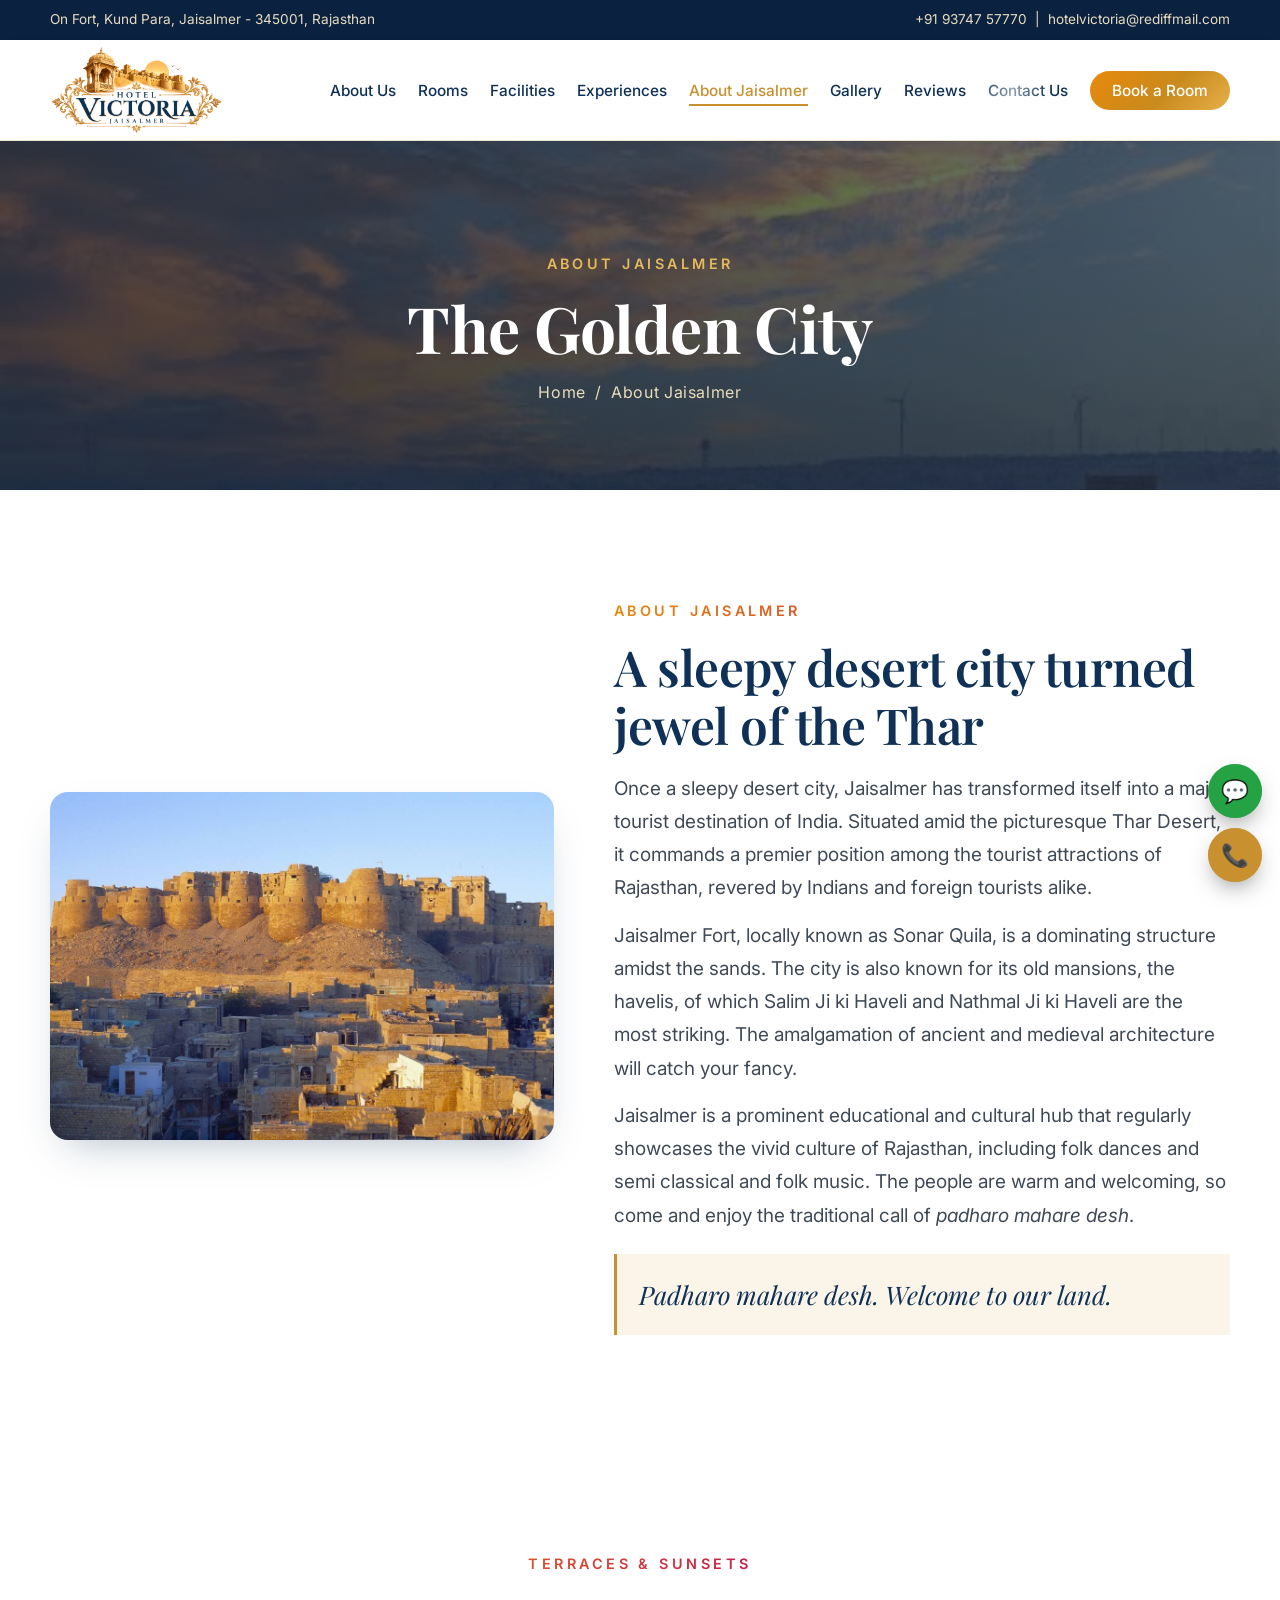
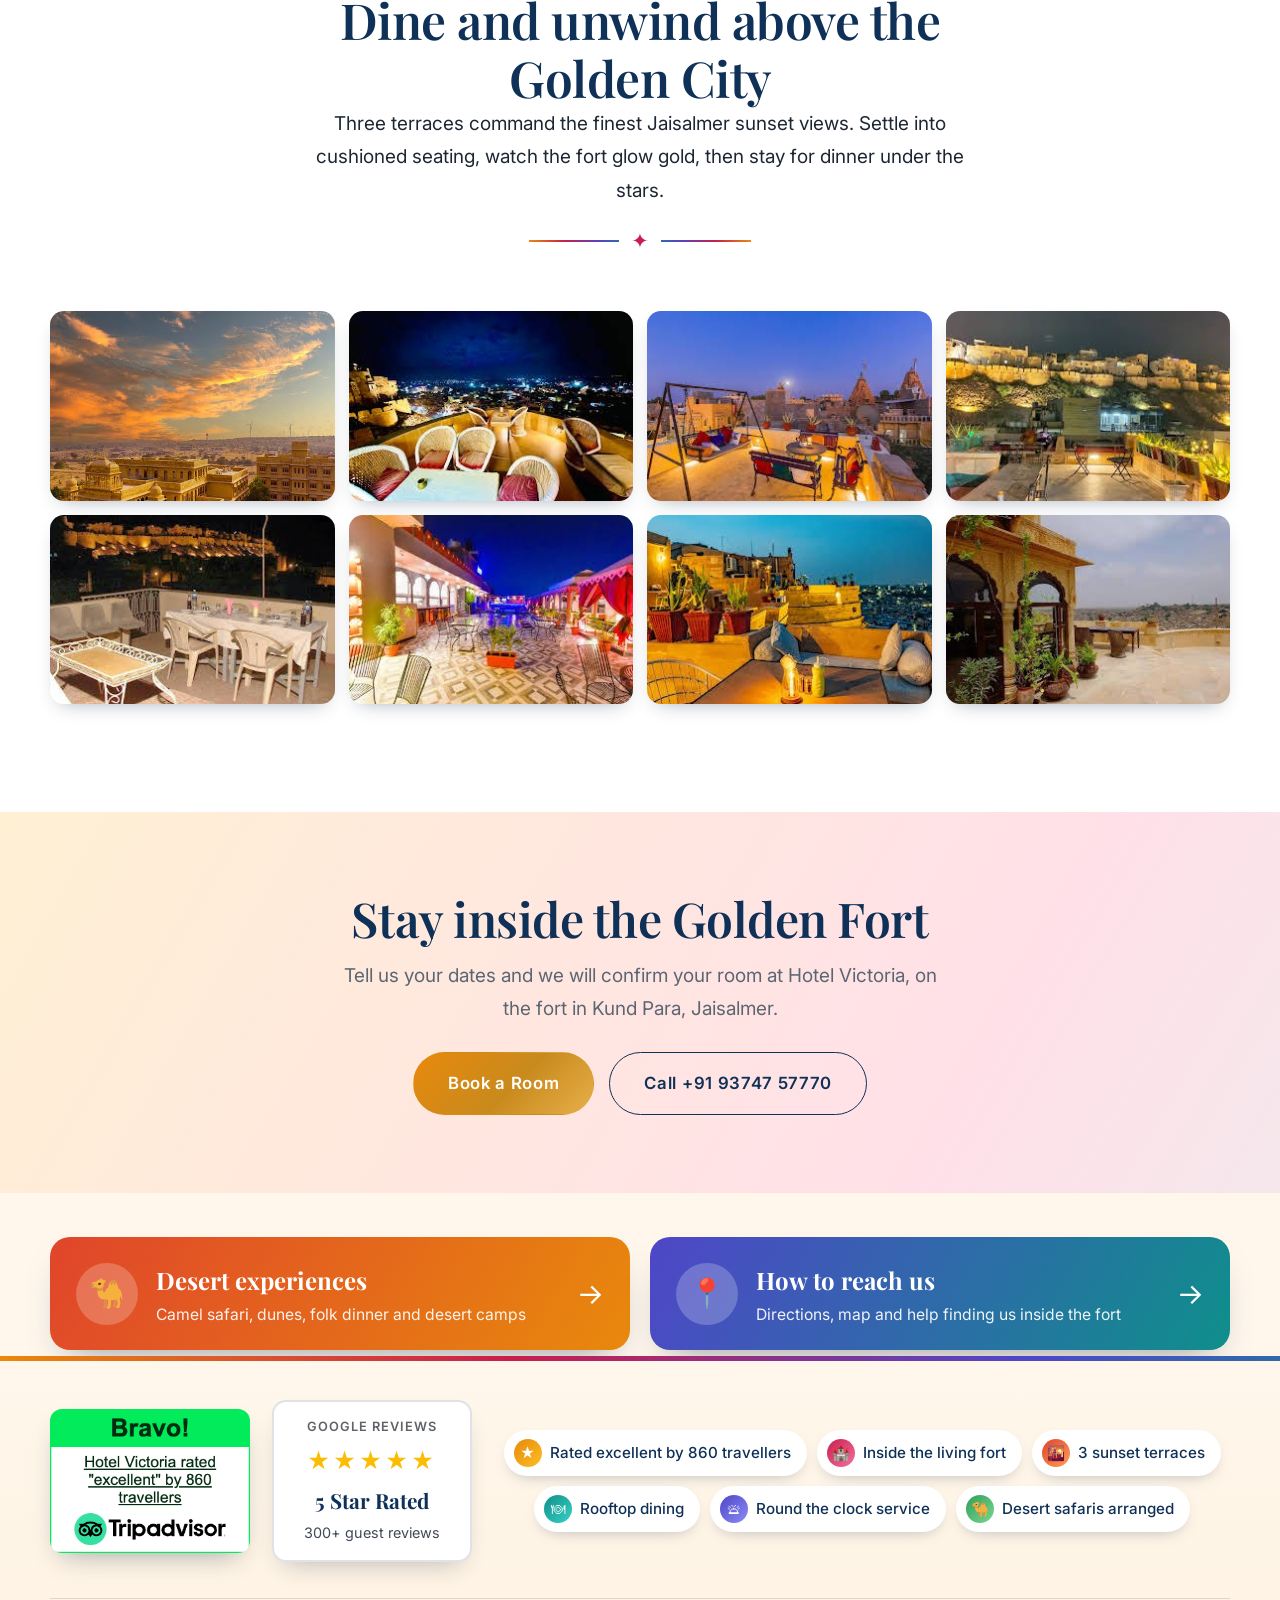
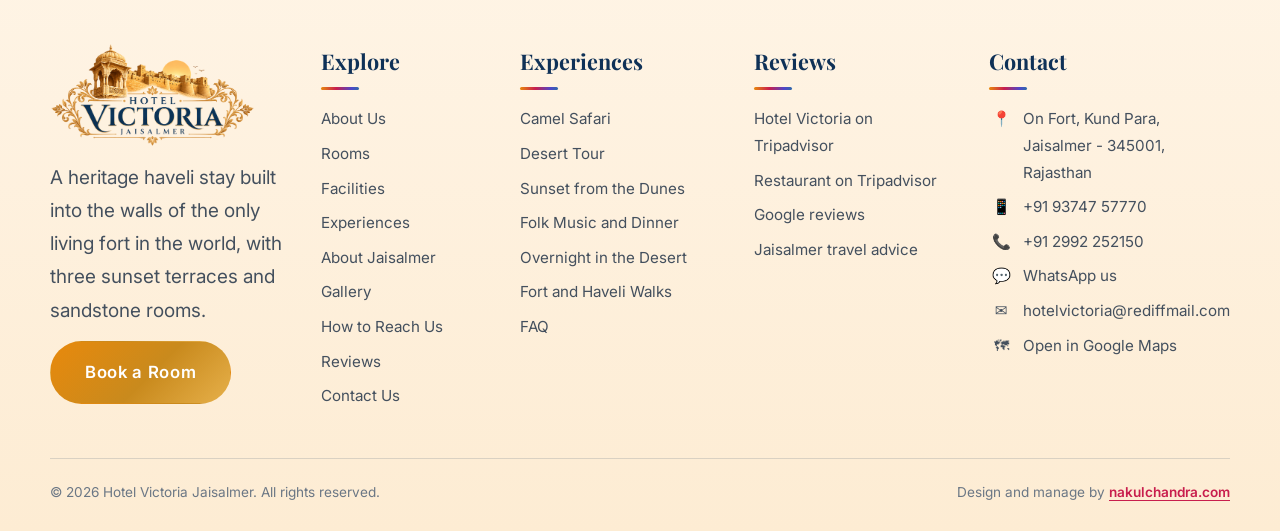
<file: about-jaisalmer.html>
<!DOCTYPE html>
<html lang="en" class="no-js">
<head>
<meta charset="UTF-8">
<meta name="viewport" content="width=device-width, initial-scale=1">
<title>Jaisalmer Travel Guide | Fort, Havelis &amp; Thar Desert</title>
<meta name="description" content="Plan your Jaisalmer trip: Jaisalmer Fort, Salim Ji ki Haveli, Nathmal Ji ki Haveli and the Thar Desert, with a heritage hotel inside the fort.">
<meta name="keywords" content="hotel in Jaisalmer fort, hotels inside Jaisalmer fort, heritage hotel Jaisalmer, haveli stay Jaisalmer, budget hotel Jaisalmer fort, best hotel in Jaisalmer, hotel with rooftop restaurant Jaisalmer, sunset view hotel Jaisalmer, Hotel Victoria Jaisalmer, Jaisalmer fort stay, Kund Para Jaisalmer hotel, camel safari Jaisalmer, desert camp Jaisalmer, hotels near Jaisalmer fort, Jaisalmer fort hotel booking">
<meta name="robots" content="index, follow, max-image-preview:large">
<link rel="canonical" href="https://hotelvictoriajaisalmer.com/about-jaisalmer.html">
<meta name="geo.region" content="IN-RJ"><meta name="geo.placename" content="Jaisalmer">
<meta property="og:type" content="website"><meta property="og:site_name" content="Hotel Victoria Jaisalmer"><meta property="og:locale" content="en_IN">
<meta property="og:title" content="Jaisalmer Travel Guide | Fort, Havelis &amp; Thar Desert"><meta property="og:description" content="Plan your Jaisalmer trip: Jaisalmer Fort, Salim Ji ki Haveli, Nathmal Ji ki Haveli and the Thar Desert, with a heritage hotel inside the fort.">
<meta property="og:url" content="https://hotelvictoriajaisalmer.com/about-jaisalmer.html"><meta property="og:image" content="https://hotelvictoriajaisalmer.com/assets/images/fort-aerial-view.jpg">
<meta name="twitter:card" content="summary_large_image"><meta name="twitter:title" content="Jaisalmer Travel Guide | Fort, Havelis &amp; Thar Desert"><meta name="twitter:description" content="Plan your Jaisalmer trip: Jaisalmer Fort, Salim Ji ki Haveli, Nathmal Ji ki Haveli and the Thar Desert, with a heritage hotel inside the fort."><meta name="twitter:image" content="https://hotelvictoriajaisalmer.com/assets/images/fort-aerial-view.jpg">
<script type="application/ld+json">{"@context": "https://schema.org", "@type": "BreadcrumbList", "itemListElement": [{"@type": "ListItem", "position": 1, "name": "Home", "item": "https://hotelvictoriajaisalmer.com/"}, {"@type": "ListItem", "position": 2, "name": "About Jaisalmer", "item": "https://hotelvictoriajaisalmer.com/about-jaisalmer.html"}]}</script>
<link rel="icon" href="assets/images/logo.png">
<link rel="preconnect" href="https://fonts.googleapis.com">
<link rel="preconnect" href="https://fonts.gstatic.com" crossorigin>
<link href="https://fonts.googleapis.com/css2?family=Playfair+Display:ital,wght@0,500;0,600;0,700;1,500;1,600&family=Inter:wght@400;500;600&display=swap" rel="stylesheet">
<script>document.documentElement.className="js"</script>
<link rel="stylesheet" href="style.css">
</head>
<body>
<div class="topbar">
  <div class="wrap">
    <span>On Fort, Kund Para, Jaisalmer - 345001, Rajasthan</span>
    <span><a href="tel:+919374757770">+91 93747 57770</a> &nbsp;|&nbsp; <a href="mailto:hotelvictoria@rediffmail.com">hotelvictoria@rediffmail.com</a></span>
  </div>
</div>
<header class="site">
  <div class="wrap">
    <a class="brand" href="index.html" aria-label="Hotel Victoria Jaisalmer home"><img src="assets/images/logo.png" alt="Hotel Victoria Jaisalmer logo"></a>
    <button class="burger" aria-label="Toggle menu" aria-expanded="false"><span></span><span></span><span></span></button>
    <nav class="main" id="nav">
      <ul><li><a href="about-us.html">About Us</a></li><li><a href="rooms.html">Rooms</a></li><li><a href="facilities.html">Facilities</a></li><li><a href="experiences.html">Experiences</a></li><li><a href="about-jaisalmer.html" class="active" aria-current="page">About Jaisalmer</a></li><li><a href="gallery.html">Gallery</a></li><li><a href="reviews.html">Reviews</a></li><li><a href="contact-us.html">Contact Us</a></li><li><a class="nav-cta" href="https://hotels.eglobe-solutions.com/hotelvictoriajaisalmer/booking/hotels/hotel-victoria-jaisalmer-jaisalmer#bookingsteps" target="_blank" rel="noopener">Book a Room</a></li></ul>
    </nav>
  </div>
</header>

<main id="top">
<section class="page-hero" style="--hero-img:url('assets/images/sunset-sky.jpg')">
  <div class="wrap reveal">
    <span class="eyebrow">About Jaisalmer</span>
    <h1>The Golden City</h1>
    <div class="crumbs"><a href="index.html">Home</a> &nbsp;/&nbsp; About Jaisalmer</div>
  </div>
</section>
<section class="section" id="jaisalmer">
  <div class="wrap jais-grid">
    <img class="reveal" loading="lazy" src="assets/images/fort-golden-hour.jpg" alt="Jaisalmer Fort glowing in the golden evening light">
    <div class="reveal">
      <span class="eyebrow">About Jaisalmer</span>
      <h2>A sleepy desert city turned jewel of the Thar</h2>
      <p>Once a sleepy desert city, Jaisalmer has transformed itself into a major tourist destination of India. Situated amid the picturesque Thar Desert, it commands a premier position among the tourist attractions of Rajasthan, revered by Indians and foreign tourists alike.</p>
      <p>Jaisalmer Fort, locally known as Sonar Quila, is a dominating structure amidst the sands. The city is also known for its old mansions, the havelis, of which Salim Ji ki Haveli and Nathmal Ji ki Haveli are the most striking. The amalgamation of ancient and medieval architecture will catch your fancy.</p>
      <p>Jaisalmer is a prominent educational and cultural hub that regularly showcases the vivid culture of Rajasthan, including folk dances and semi classical and folk music. The people are warm and welcoming, so come and enjoy the traditional call of <i>padharo mahare desh</i>.</p>
      <div class="quote">Padharo mahare desh. Welcome to our land.</div>
    </div>
  </div>
</section>
<section class="section" id="terraces">
  <div class="wrap">
    <div class="section-head reveal">
      <span class="eyebrow">Terraces &amp; Sunsets</span>
      <h2>Dine and unwind above the Golden City</h2>
      <p>Three terraces command the finest Jaisalmer sunset views. Settle into cushioned seating, watch the fort glow gold, then stay for dinner under the stars.</p>
      <div class="orn">&#10022;</div>
    </div>
    <div class="terr-grid reveal">
      <img loading="lazy" src="assets/images/sunset-sky.jpg" alt="Sunset sky over Jaisalmer haveli rooftops">
      <img loading="lazy" src="assets/images/rooftop-night-wicker.jpg" alt="Rooftop wicker seating at night with city lights">
      <img loading="lazy" src="assets/images/rooftop-swing-dusk.jpg" alt="Rooftop swing seat at dusk">
      <img loading="lazy" src="assets/images/terrace-night-fort-view.jpg" alt="Terrace at night facing the lit fort">
      <img loading="lazy" src="assets/images/dining-terrace-night.jpg" alt="Terrace dining table with illuminated fort view">
      <img loading="lazy" src="assets/images/courtyard-night.jpg" alt="Courtyard restaurant with red drapes at night">
      <img loading="lazy" src="assets/images/lantern-terrace-dusk.jpg" alt="Lantern-lit terrace seating at dusk">
      <img loading="lazy" src="assets/images/terrace-plants-day.jpg" alt="Sunlit terrace with potted plants and arches">
    </div>
  </div>
</section>
<section class="cta-band">
  <div class="wrap reveal">
    <h2>Stay inside the Golden Fort</h2>
    <p>Tell us your dates and we will confirm your room at Hotel Victoria, on the fort in Kund Para, Jaisalmer.</p>
    <a class="btn btn-gold" href="https://hotels.eglobe-solutions.com/hotelvictoriajaisalmer/booking/hotels/hotel-victoria-jaisalmer-jaisalmer#bookingsteps" target="_blank" rel="noopener">Book a Room</a>
    &nbsp; <a class="btn btn-ghost" href="tel:+919374757770">Call +91 93747 57770</a>
  </div>
</section>
</main>

<section class="qlinks"><div class="wrap qlinks-grid">
  <a class="ql ql1" href="experiences.html"><i>&#128042;</i><span><b>Desert experiences</b><small>Camel safari, dunes, folk dinner and desert camps</small></span><em>&rarr;</em></a>
  <a class="ql ql2" href="how-to-reach.html"><i>&#128205;</i><span><b>How to reach us</b><small>Directions, map and help finding us inside the fort</small></span><em>&rarr;</em></a>
</div></section>
<footer>
  <div class="wrap">
    <div class="fbadges">
      <a class="fb-ta" href="https://www.tripadvisor.in/Hotel_Review-g297667-d646484-Reviews-Hotel_Victoria-Jaisalmer_Jaisalmer_District_Rajasthan.html" target="_blank" rel="noopener" aria-label="Hotel Victoria rated excellent by 860 travellers on Tripadvisor"><img src="assets/images/tripadvisor-badge.png" alt="Bravo! Hotel Victoria rated excellent by 860 travellers on Tripadvisor" width="304" height="220" loading="lazy"></a>
      <a class="fb-g" href="https://www.google.com/travel/search?ts=CAESCgoCCAMKAggDEAAaVwo5EjcyJTB4Mzk0N2JjMjhjNTQxMzJjYjoweDk3MmE5ODlkZmJkOTMwNzI6DkhvdGVsIFZpY3RvcmlhEhoSFAoHCOoPEAsYDhIHCOoPEAsYDxgBMgIQACoHCgU6A0lOUg&qs=CAEyJkNoZ0k4dURrM3QtVHBwV1hBUm9MTDJjdk1YUnhlV04zZW5NUUFROAJCCQlyMNn7nZgql0IJCXIw2fudmCqX&utm_campaign=sharing&utm_medium=link_btn&utm_source=htls" target="_blank" rel="noopener" aria-label="5 star rated on Google, 300 plus reviews"><span class="fbg-t">Google Reviews</span><span class="fbg-s" aria-hidden="true">&#9733;&#9733;&#9733;&#9733;&#9733;</span><b>5 Star Rated</b><span>300+ guest reviews</span></a>
      <div class="fb-pills">
        <span class="p1"><i>&#9733;</i>Rated excellent by 860 travellers</span>
        <span class="p2"><i>&#127984;</i>Inside the living fort</span>
        <span class="p3"><i>&#127751;</i>3 sunset terraces</span>
        <span class="p4"><i>&#127869;</i>Rooftop dining</span>
        <span class="p5"><i>&#128718;</i>Round the clock service</span>
        <span class="p6"><i>&#128042;</i>Desert safaris arranged</span>
      </div>
    </div>
    <div class="f-grid">
      <div>
        <img src="assets/images/logo.png" alt="Hotel Victoria Jaisalmer">
        <p>A heritage haveli stay built into the walls of the only living fort in the world, with three sunset terraces and sandstone rooms.</p>
        <a class="btn btn-gold fbtn" href="https://hotels.eglobe-solutions.com/hotelvictoriajaisalmer/booking/hotels/hotel-victoria-jaisalmer-jaisalmer#bookingsteps" target="_blank" rel="noopener">Book a Room</a>
      </div>
      <div>
        <h4>Explore</h4>
        <ul>
          <li><a href="about-us.html">About Us</a></li><li><a href="rooms.html">Rooms</a></li><li><a href="facilities.html">Facilities</a></li><li><a href="experiences.html">Experiences</a></li><li><a href="about-jaisalmer.html">About Jaisalmer</a></li><li><a href="gallery.html">Gallery</a></li><li><a href="how-to-reach.html">How to Reach Us</a></li><li><a href="reviews.html">Reviews</a></li><li><a href="contact-us.html">Contact Us</a></li>
        </ul>
      </div>
      <div>
        <h4>Experiences</h4>
        <ul>
          <li><a href="experiences.html">Camel Safari</a></li><li><a href="experiences.html">Desert Tour</a></li><li><a href="experiences.html">Sunset from the Dunes</a></li><li><a href="experiences.html">Folk Music and Dinner</a></li><li><a href="experiences.html">Overnight in the Desert</a></li><li><a href="experiences.html">Fort and Haveli Walks</a></li><li><a href="index.html#faq">FAQ</a></li>
        </ul>
      </div>
      <div>
        <h4>Reviews</h4>
        <ul>
          <li><a href="https://www.tripadvisor.in/Hotel_Review-g297667-d646484-Reviews-Hotel_Victoria-Jaisalmer_Jaisalmer_District_Rajasthan.html" target="_blank" rel="noopener">Hotel Victoria on Tripadvisor</a></li>
          <li><a href="https://www.tripadvisor.in/Restaurant_Review-g297667-d2086717-Reviews-Hotel_victoria_Restaurant_jaisalmer-Jaisalmer_Rajasthan.html" target="_blank" rel="noopener">Restaurant on Tripadvisor</a></li>
          <li><a href="https://www.google.com/travel/search?ts=CAESCgoCCAMKAggDEAAaVwo5EjcyJTB4Mzk0N2JjMjhjNTQxMzJjYjoweDk3MmE5ODlkZmJkOTMwNzI6DkhvdGVsIFZpY3RvcmlhEhoSFAoHCOoPEAsYDhIHCOoPEAsYDxgBMgIQACoHCgU6A0lOUg&qs=CAEyJkNoZ0k4dURrM3QtVHBwV1hBUm9MTDJjdk1YUnhlV04zZW5NUUFROAJCCQlyMNn7nZgql0IJCXIw2fudmCqX&utm_campaign=sharing&utm_medium=link_btn&utm_source=htls" target="_blank" rel="noopener">Google reviews</a></li>
          <li><a href="https://www.tripadvisor.in/Tourism-g297667-Jaisalmer_Rajasthan-Vacations.html" target="_blank" rel="noopener">Jaisalmer travel advice</a></li>
        </ul>
      </div>
      <div>
        <h4>Contact</h4>
        <ul class="f-contact">
          <li><span>&#128205;</span>On Fort, Kund Para, Jaisalmer - 345001, Rajasthan</li>
          <li><span>&#128241;</span><a href="tel:+919374757770">+91 93747 57770</a></li>
          <li><span>&#128222;</span><a href="tel:+912992252150">+91 2992 252150</a></li>
          <li><span>&#128172;</span><a href="https://wa.me/919374757770" target="_blank" rel="noopener">WhatsApp us</a></li>
          <li><span>&#9993;</span><a href="mailto:hotelvictoria@rediffmail.com">hotelvictoria@rediffmail.com</a></li>
          <li><span>&#128506;</span><a href="https://www.google.com/travel/search?ts=CAESCgoCCAMKAggDEAAaVwo5EjcyJTB4Mzk0N2JjMjhjNTQxMzJjYjoweDk3MmE5ODlkZmJkOTMwNzI6DkhvdGVsIFZpY3RvcmlhEhoSFAoHCOoPEAsYDhIHCOoPEAsYDxgBMgIQACoHCgU6A0lOUg&qs=CAEyJkNoZ0k4dURrM3QtVHBwV1hBUm9MTDJjdk1YUnhlV04zZW5NUUFROAJCCQlyMNn7nZgql0IJCXIw2fudmCqX&utm_campaign=sharing&utm_medium=link_btn&utm_source=htls" target="_blank" rel="noopener">Open in Google Maps</a></li>
        </ul>
      </div>
    </div>
    <div class="copy"><span>&copy; <span id="yr"></span> Hotel Victoria Jaisalmer. All rights reserved.</span><span class="design">Design and manage by <a href="https://nakulchandra.com/" target="_blank" rel="noopener">nakulchandra.com</a></span></div>
  </div>
</footer>

<div class="float-call">
  <a class="wa" href="https://wa.me/919374757770" target="_blank" rel="noopener" aria-label="WhatsApp">&#128172;</a>
  <a class="ph" href="tel:+919374757770" aria-label="Call the hotel">&#128222;</a>
</div>
<script src="site.js"></script>
<script src="reviews-popup.js" defer></script>
<script src="fx.js" defer></script>
</body>
</html>
</file>
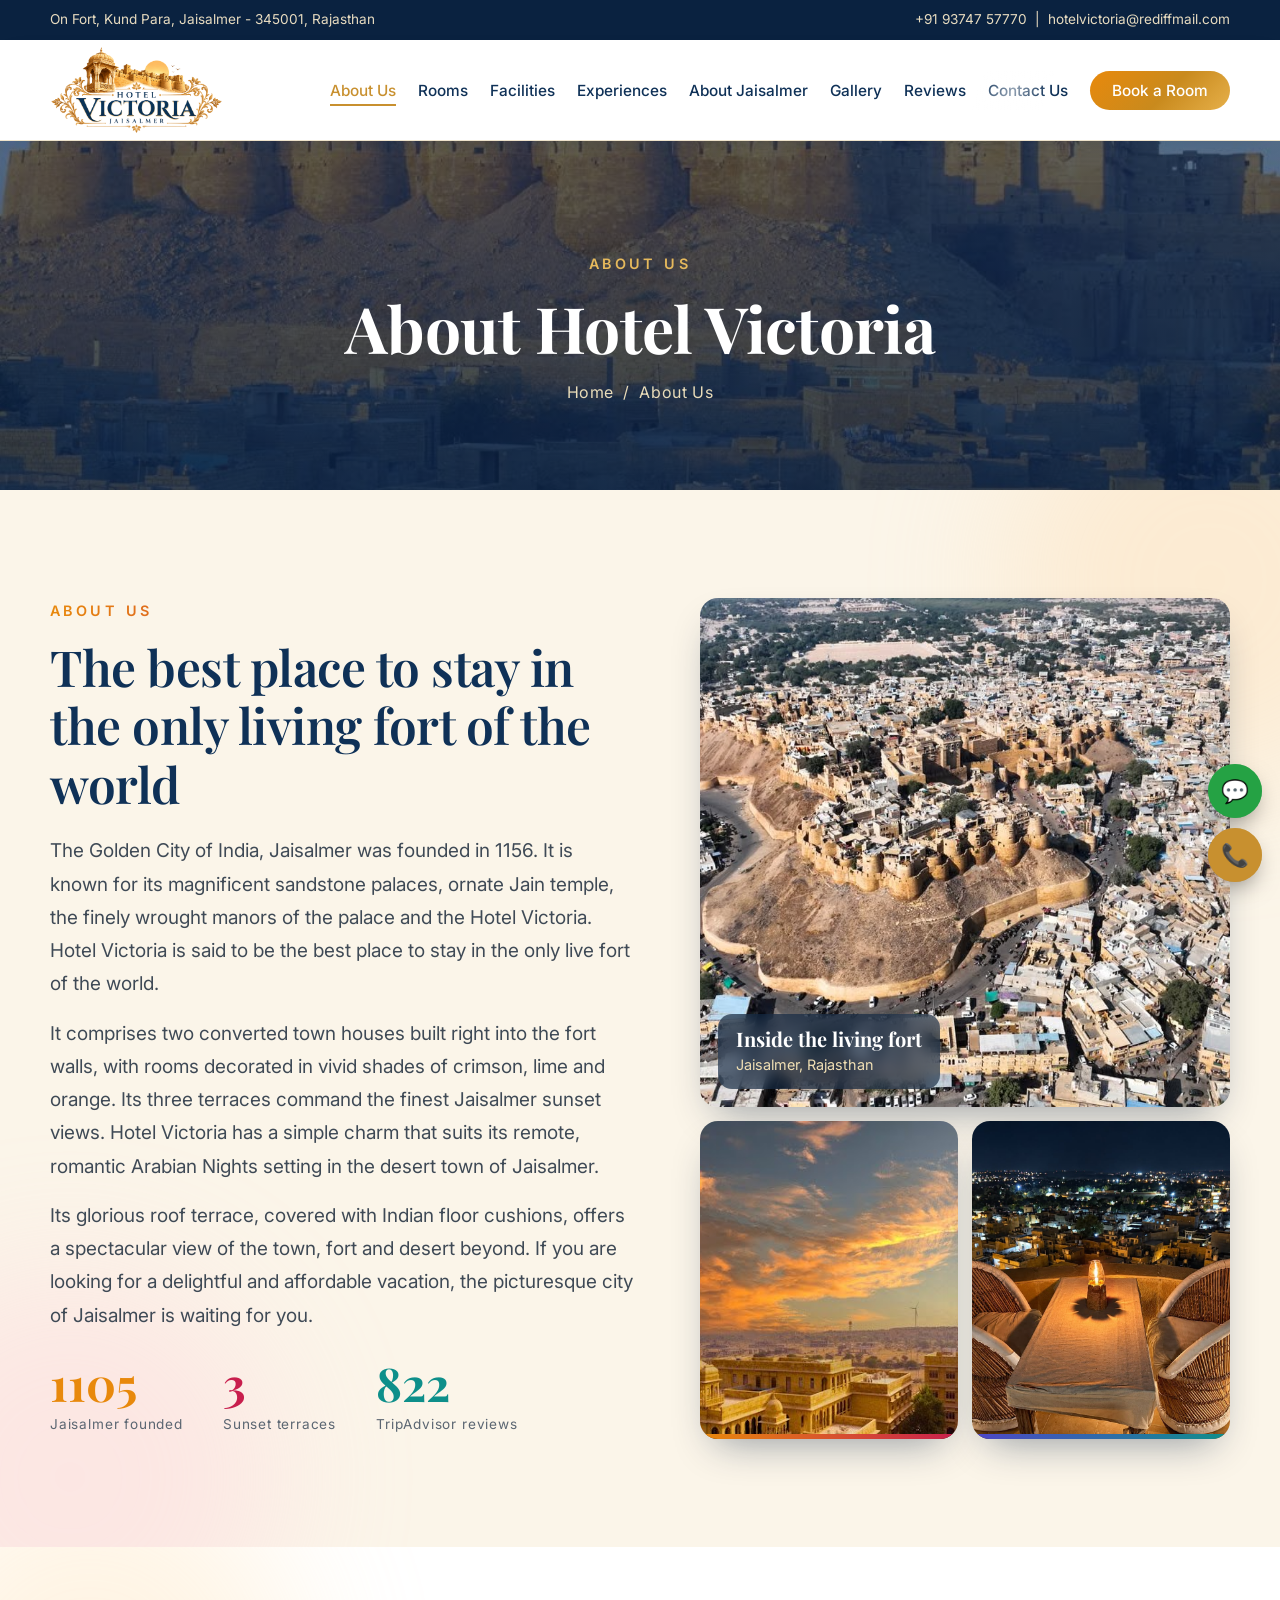
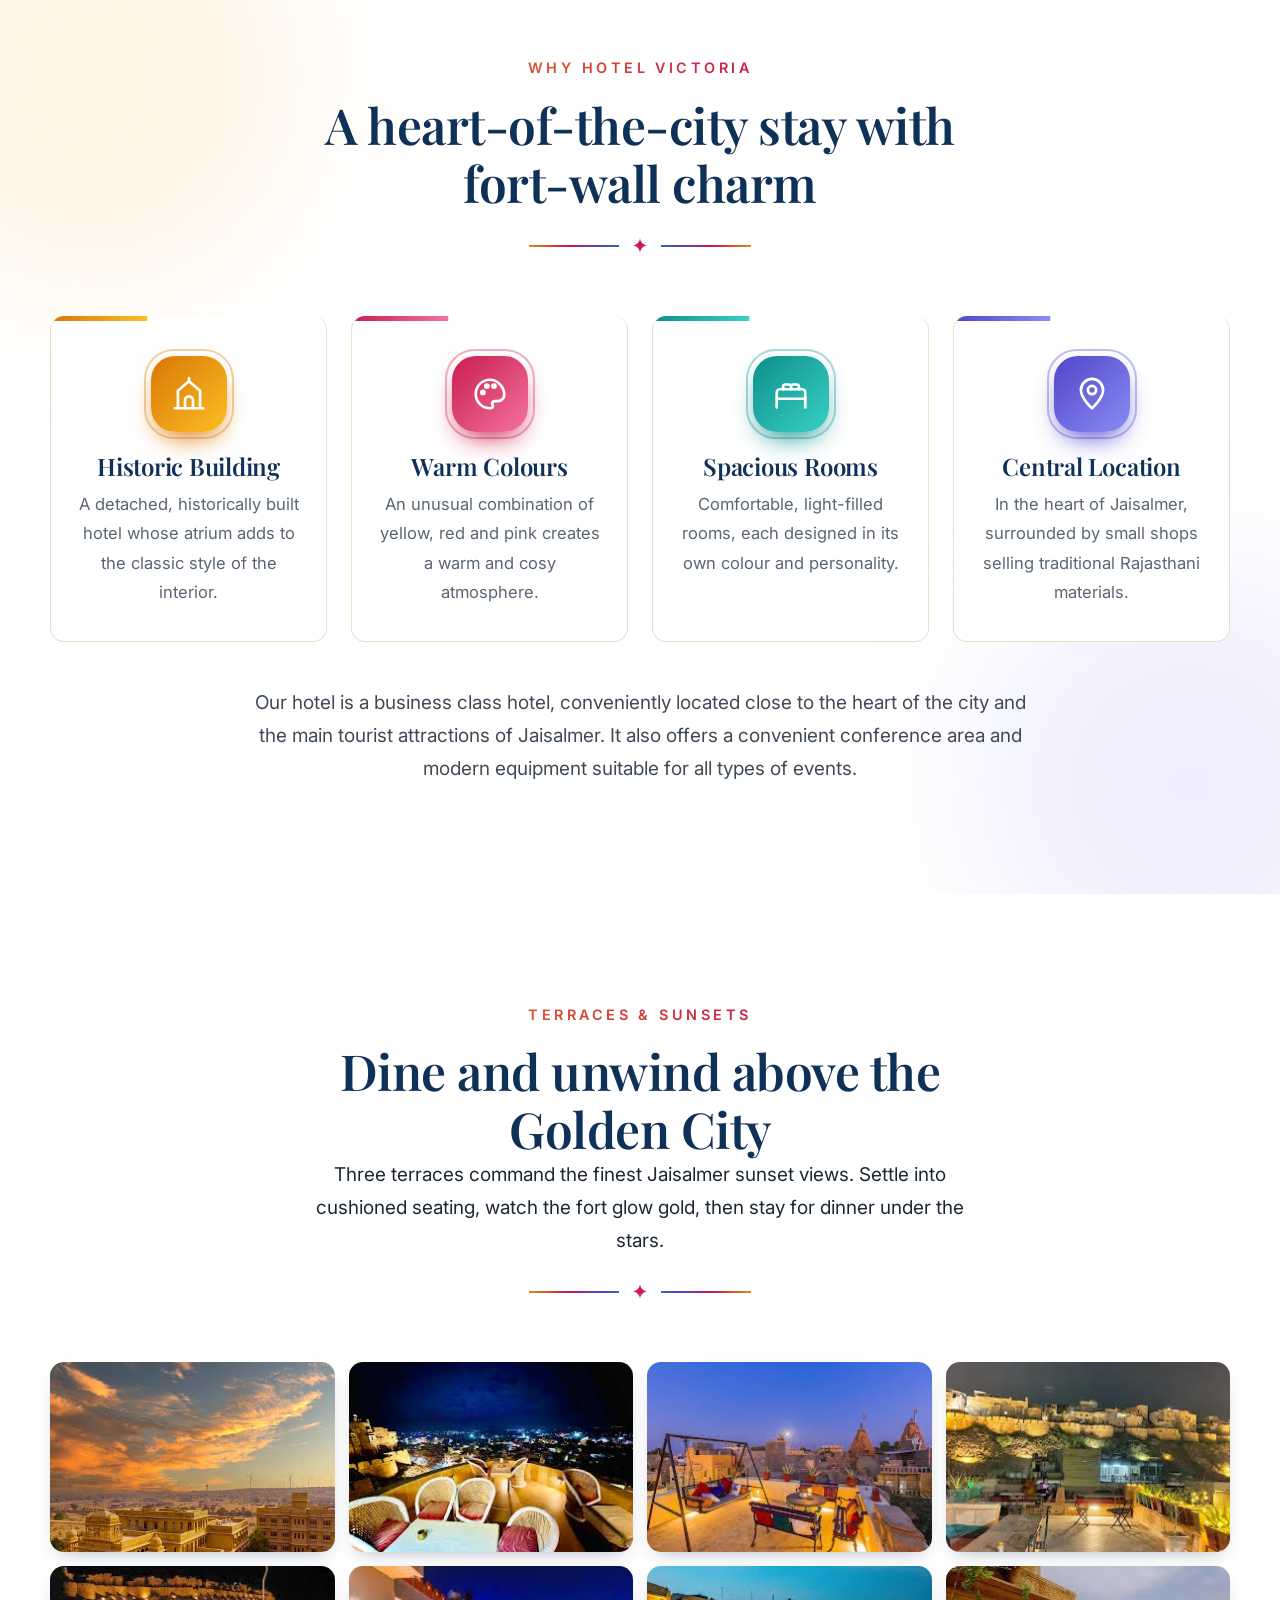
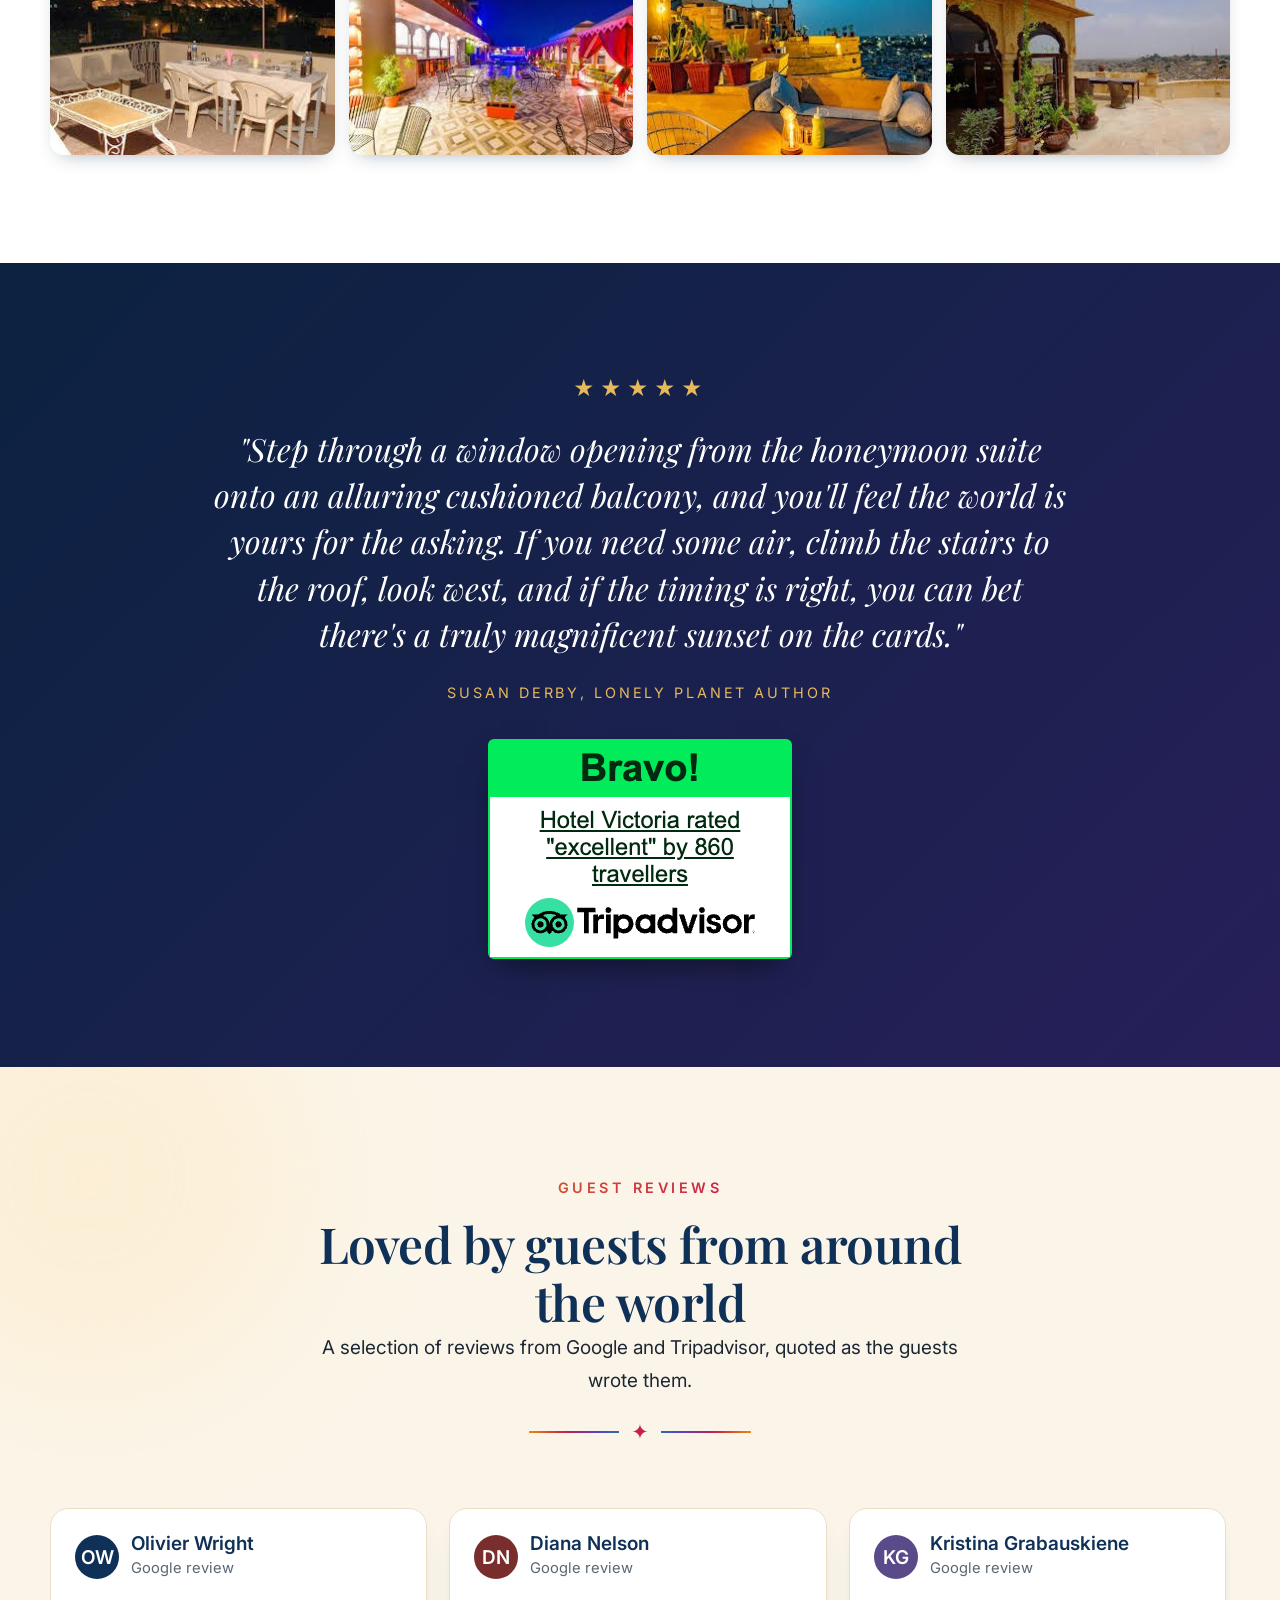
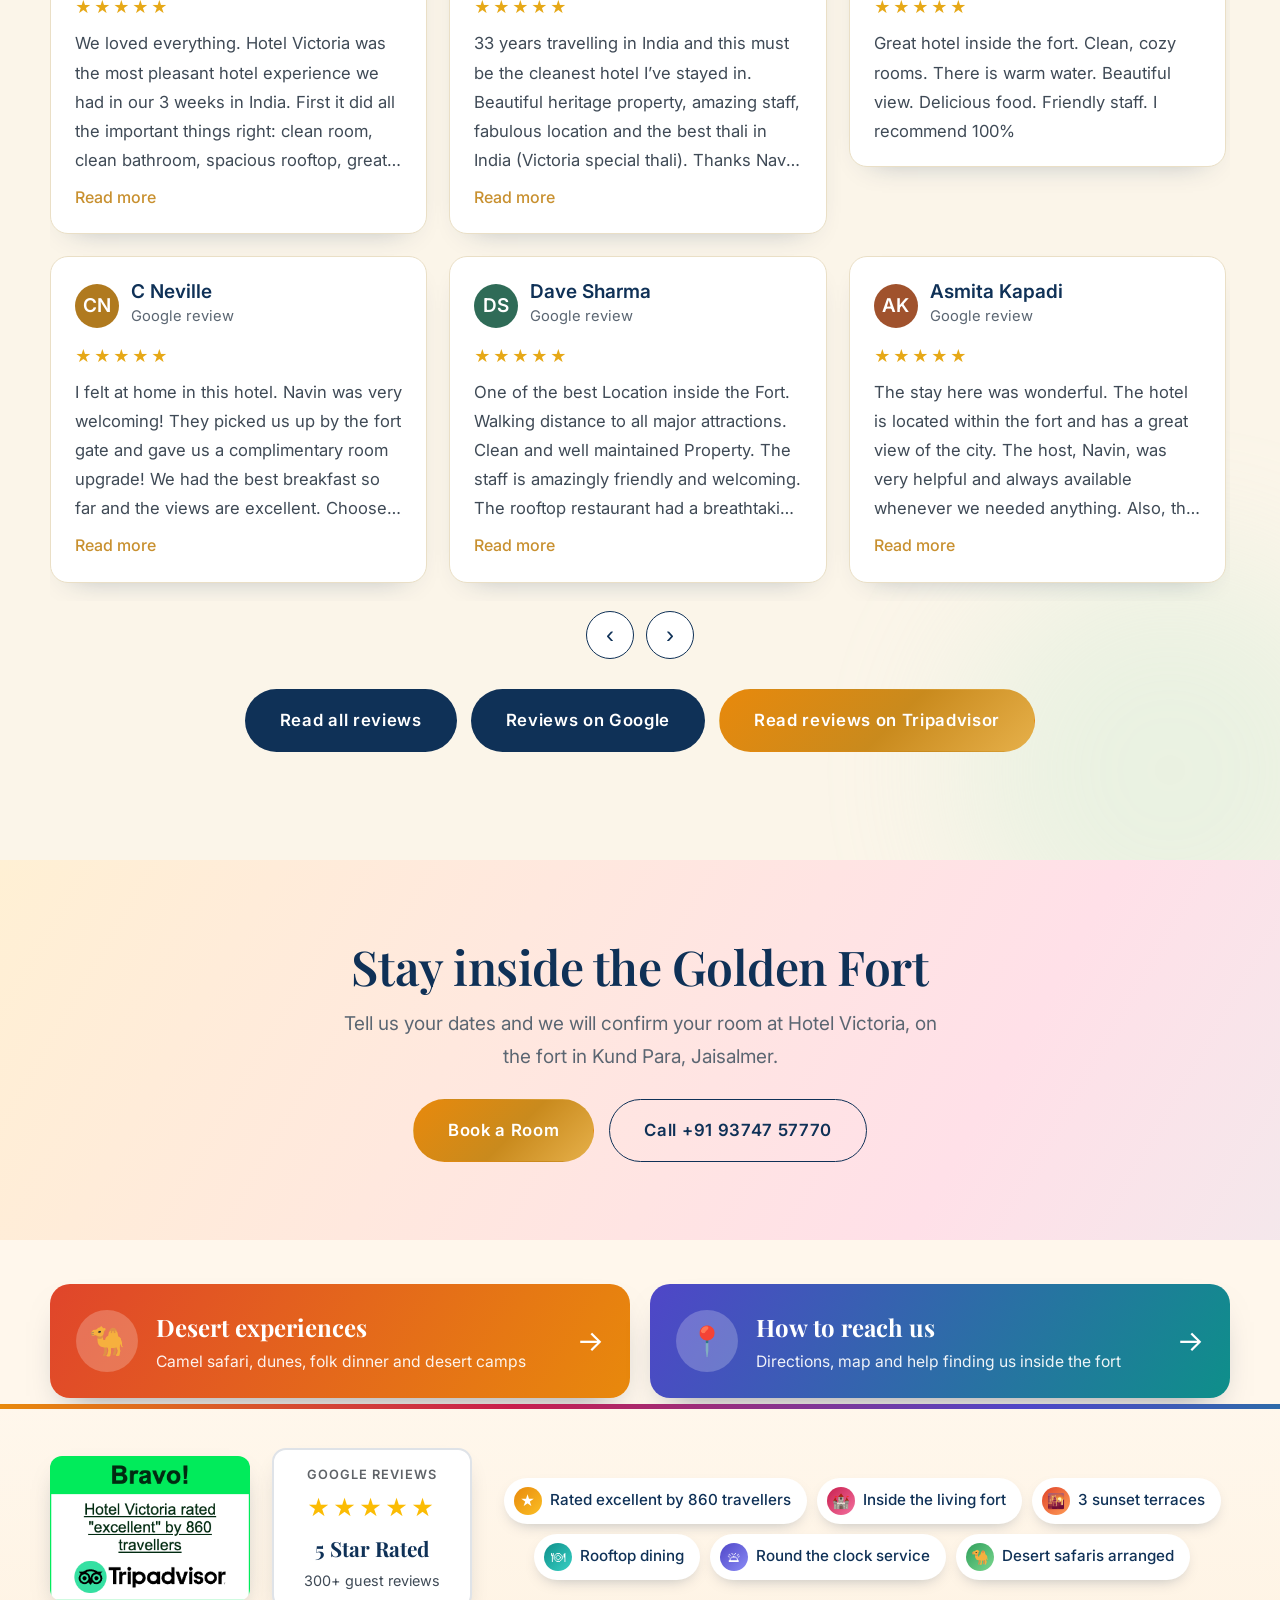
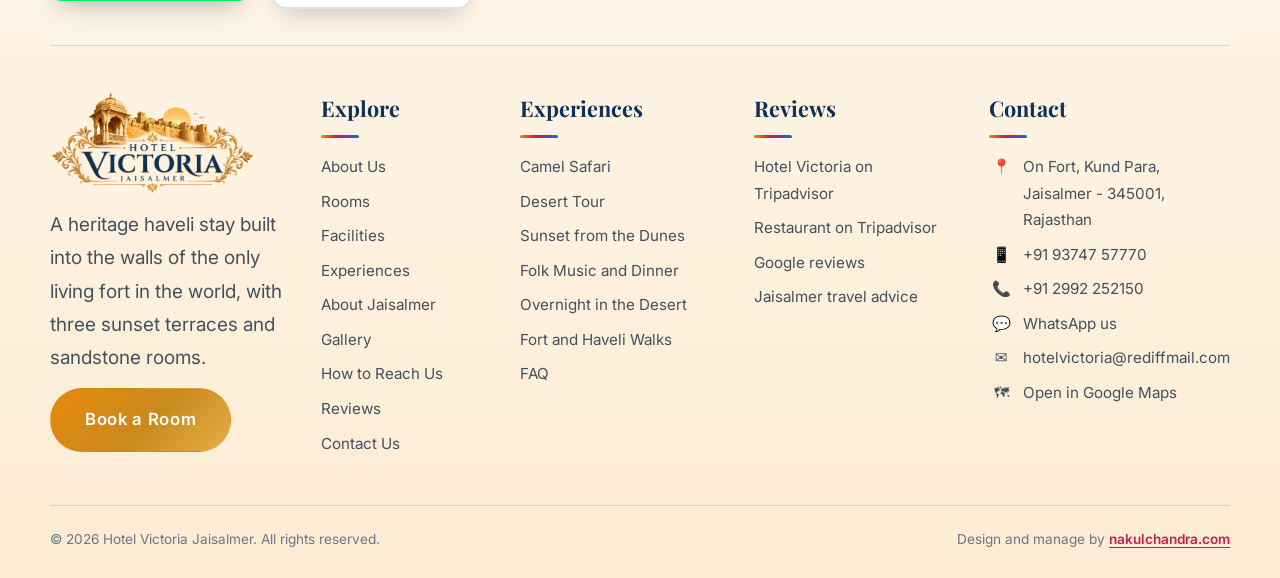
<file: about-us.html>
<!DOCTYPE html>
<html lang="en" class="no-js">
<head>
<meta charset="UTF-8">
<meta name="viewport" content="width=device-width, initial-scale=1">
<title>About Hotel Victoria | Best Stay Inside Jaisalmer Fort</title>
<meta name="description" content="Why guests choose Hotel Victoria for a heritage haveli stay inside Jaisalmer Fort: historic building, spacious rooms, rooftop views and a central location.">
<meta name="keywords" content="hotel in Jaisalmer fort, hotels inside Jaisalmer fort, heritage hotel Jaisalmer, haveli stay Jaisalmer, budget hotel Jaisalmer fort, best hotel in Jaisalmer, hotel with rooftop restaurant Jaisalmer, sunset view hotel Jaisalmer, Hotel Victoria Jaisalmer, Jaisalmer fort stay, Kund Para Jaisalmer hotel, camel safari Jaisalmer, desert camp Jaisalmer, hotels near Jaisalmer fort, Jaisalmer fort hotel booking">
<meta name="robots" content="index, follow, max-image-preview:large">
<link rel="canonical" href="https://hotelvictoriajaisalmer.com/about-us.html">
<meta name="geo.region" content="IN-RJ"><meta name="geo.placename" content="Jaisalmer">
<meta property="og:type" content="website"><meta property="og:site_name" content="Hotel Victoria Jaisalmer"><meta property="og:locale" content="en_IN">
<meta property="og:title" content="About Hotel Victoria | Best Stay Inside Jaisalmer Fort"><meta property="og:description" content="Why guests choose Hotel Victoria for a heritage haveli stay inside Jaisalmer Fort: historic building, spacious rooms, rooftop views and a central location.">
<meta property="og:url" content="https://hotelvictoriajaisalmer.com/about-us.html"><meta property="og:image" content="https://hotelvictoriajaisalmer.com/assets/images/fort-aerial-view.jpg">
<meta name="twitter:card" content="summary_large_image"><meta name="twitter:title" content="About Hotel Victoria | Best Stay Inside Jaisalmer Fort"><meta name="twitter:description" content="Why guests choose Hotel Victoria for a heritage haveli stay inside Jaisalmer Fort: historic building, spacious rooms, rooftop views and a central location."><meta name="twitter:image" content="https://hotelvictoriajaisalmer.com/assets/images/fort-aerial-view.jpg">
<script type="application/ld+json">{"@context": "https://schema.org", "@type": "BreadcrumbList", "itemListElement": [{"@type": "ListItem", "position": 1, "name": "Home", "item": "https://hotelvictoriajaisalmer.com/"}, {"@type": "ListItem", "position": 2, "name": "About Us", "item": "https://hotelvictoriajaisalmer.com/about-us.html"}]}</script>
<link rel="icon" href="assets/images/logo.png">
<link rel="preconnect" href="https://fonts.googleapis.com">
<link rel="preconnect" href="https://fonts.gstatic.com" crossorigin>
<link href="https://fonts.googleapis.com/css2?family=Playfair+Display:ital,wght@0,500;0,600;0,700;1,500;1,600&family=Inter:wght@400;500;600&display=swap" rel="stylesheet">
<script>document.documentElement.className="js"</script>
<link rel="stylesheet" href="style.css">
</head>
<body>
<div class="topbar">
  <div class="wrap">
    <span>On Fort, Kund Para, Jaisalmer - 345001, Rajasthan</span>
    <span><a href="tel:+919374757770">+91 93747 57770</a> &nbsp;|&nbsp; <a href="mailto:hotelvictoria@rediffmail.com">hotelvictoria@rediffmail.com</a></span>
  </div>
</div>
<header class="site">
  <div class="wrap">
    <a class="brand" href="index.html" aria-label="Hotel Victoria Jaisalmer home"><img src="assets/images/logo.png" alt="Hotel Victoria Jaisalmer logo"></a>
    <button class="burger" aria-label="Toggle menu" aria-expanded="false"><span></span><span></span><span></span></button>
    <nav class="main" id="nav">
      <ul><li><a href="about-us.html" class="active" aria-current="page">About Us</a></li><li><a href="rooms.html">Rooms</a></li><li><a href="facilities.html">Facilities</a></li><li><a href="experiences.html">Experiences</a></li><li><a href="about-jaisalmer.html">About Jaisalmer</a></li><li><a href="gallery.html">Gallery</a></li><li><a href="reviews.html">Reviews</a></li><li><a href="contact-us.html">Contact Us</a></li><li><a class="nav-cta" href="https://hotels.eglobe-solutions.com/hotelvictoriajaisalmer/booking/hotels/hotel-victoria-jaisalmer-jaisalmer#bookingsteps" target="_blank" rel="noopener">Book a Room</a></li></ul>
    </nav>
  </div>
</header>

<main id="top">
<section class="page-hero" style="--hero-img:url('assets/images/fort-golden-hour.jpg')">
  <div class="wrap reveal">
    <span class="eyebrow">About Us</span>
    <h1>About Hotel Victoria</h1>
    <div class="crumbs"><a href="index.html">Home</a> &nbsp;/&nbsp; About Us</div>
  </div>
</section>
<section class="section about" id="about">
  <div class="wrap about-grid">
    <div class="reveal">
      <span class="eyebrow">About Us</span>
      <h2>The best place to stay in the only living fort of the world</h2>
      <p>The Golden City of India, Jaisalmer was founded in 1156. It is known for its magnificent sandstone palaces, ornate Jain temple, the finely wrought manors of the palace and the Hotel Victoria. Hotel Victoria is said to be the best place to stay in the only live fort of the world.</p>
      <p>It comprises two converted town houses built right into the fort walls, with rooms decorated in vivid shades of crimson, lime and orange. Its three terraces command the finest Jaisalmer sunset views. Hotel Victoria has a simple charm that suits its remote, romantic Arabian Nights setting in the desert town of Jaisalmer.</p>
      <p>Its glorious roof terrace, covered with Indian floor cushions, offers a spectacular view of the town, fort and desert beyond. If you are looking for a delightful and affordable vacation, the picturesque city of Jaisalmer is waiting for you.</p>
      <div class="stats">
        <div><b>1156</b><span>Jaisalmer founded</span></div>
        <div><b>3</b><span>Sunset terraces</span></div>
        <div><b>860</b><span>TripAdvisor reviews</span></div>
      </div>
    </div>
    <div class="about-img reveal">
      <div class="collage"><figure class="cl-main"><img src="assets/images/fort-aerial-view.jpg" alt="Aerial view of Jaisalmer Fort and the old town" loading="lazy"><figcaption><b>Inside the living fort</b><span>Jaisalmer, Rajasthan</span></figcaption></figure><figure class="cl-a"><img src="assets/images/sunset-sky.jpg" alt="Sunset sky over Jaisalmer rooftops" loading="lazy"></figure><figure class="cl-b"><img src="assets/images/terrace-night-candle.jpg" alt="Candlelit terrace table over the city at night" loading="lazy"></figure></div>
    </div>
  </div>
</section>
<section class="section" id="why">
  <div class="wrap">
    <div class="section-head reveal">
      <span class="eyebrow">Why Hotel Victoria</span>
      <h2>A heart-of-the-city stay with fort-wall charm</h2>
      <div class="orn">&#10022;</div>
    </div>
    <div class="why-grid">
      <div class="why-card c1 reveal"><div class="ic"><svg viewBox="0 0 24 24" fill="none" stroke="currentColor" stroke-width="1.7" stroke-linecap="round" stroke-linejoin="round" aria-hidden="true"><path d="M3 21h18M5 21V10l7-6 7 6v11"/><path d="M9.5 21v-5a2.5 2.5 0 0 1 5 0v5"/><path d="M12 4V2"/></svg></div><h3>Historic Building</h3><p>A detached, historically built hotel whose atrium adds to the classic style of the interior.</p></div>
      <div class="why-card c2 reveal"><div class="ic"><svg viewBox="0 0 24 24" fill="none" stroke="currentColor" stroke-width="1.7" stroke-linecap="round" stroke-linejoin="round" aria-hidden="true"><path d="M12 3a9 9 0 1 0 0 18c1.6 0 2.2-1.1 1.6-2.2-.6-1.1 0-2.3 1.4-2.3H17a4 4 0 0 0 4-4c0-5-4.4-9.5-9-9.5z"/><circle cx="7.5" cy="11" r="1" fill="currentColor"/><circle cx="10" cy="7" r="1" fill="currentColor"/><circle cx="14.5" cy="7" r="1" fill="currentColor"/></svg></div><h3>Warm Colours</h3><p>An unusual combination of yellow, red and pink creates a warm and cosy atmosphere.</p></div>
      <div class="why-card c3 reveal"><div class="ic"><svg viewBox="0 0 24 24" fill="none" stroke="currentColor" stroke-width="1.7" stroke-linecap="round" stroke-linejoin="round" aria-hidden="true"><path d="M3 19v-8a2 2 0 0 1 2-2h14a2 2 0 0 1 2 2v8"/><path d="M3 15h18M3 19v1.5M21 19v1.5"/><path d="M7 9V7.5A1.5 1.5 0 0 1 8.5 6h2A1.5 1.5 0 0 1 12 7.5V9M12 9V7.5A1.5 1.5 0 0 1 13.5 6h2A1.5 1.5 0 0 1 17 7.5V9"/></svg></div><h3>Spacious Rooms</h3><p>Comfortable, light-filled rooms, each designed in its own colour and personality.</p></div>
      <div class="why-card c4 reveal"><div class="ic"><svg viewBox="0 0 24 24" fill="none" stroke="currentColor" stroke-width="1.7" stroke-linecap="round" stroke-linejoin="round" aria-hidden="true"><path d="M12 21s-7-6.2-7-11.5a7 7 0 0 1 14 0C19 14.800 12 21 12 21z"/><circle cx="12" cy="9.5" r="2.6"/></svg></div><h3>Central Location</h3><p>In the heart of Jaisalmer, surrounded by small shops selling traditional Rajasthani materials.</p></div>
    </div>
    <p class="reveal" style="text-align:center;max-width:780px;margin:44px auto 0;color:#3f4a56">Our hotel is a business class hotel, conveniently located close to the heart of the city and the main tourist attractions of Jaisalmer. It also offers a convenient conference area and modern equipment suitable for all types of events.</p>
  </div>
</section>
<section class="section" id="terraces">
  <div class="wrap">
    <div class="section-head reveal">
      <span class="eyebrow">Terraces &amp; Sunsets</span>
      <h2>Dine and unwind above the Golden City</h2>
      <p>Three terraces command the finest Jaisalmer sunset views. Settle into cushioned seating, watch the fort glow gold, then stay for dinner under the stars.</p>
      <div class="orn">&#10022;</div>
    </div>
    <div class="terr-grid reveal">
      <img loading="lazy" src="assets/images/sunset-sky.jpg" alt="Sunset sky over Jaisalmer haveli rooftops">
      <img loading="lazy" src="assets/images/rooftop-night-wicker.jpg" alt="Rooftop wicker seating at night with city lights">
      <img loading="lazy" src="assets/images/rooftop-swing-dusk.jpg" alt="Rooftop swing seat at dusk">
      <img loading="lazy" src="assets/images/terrace-night-fort-view.jpg" alt="Terrace at night facing the lit fort">
      <img loading="lazy" src="assets/images/dining-terrace-night.jpg" alt="Terrace dining table with illuminated fort view">
      <img loading="lazy" src="assets/images/courtyard-night.jpg" alt="Courtyard restaurant with red drapes at night">
      <img loading="lazy" src="assets/images/lantern-terrace-dusk.jpg" alt="Lantern-lit terrace seating at dusk">
      <img loading="lazy" src="assets/images/terrace-plants-day.jpg" alt="Sunlit terrace with potted plants and arches">
    </div>
  </div>
</section>
<section class="section review" id="review">
  <div class="wrap reveal">
    <div class="stars">&#9733;&#9733;&#9733;&#9733;&#9733;</div>
    <blockquote>"Step through a window opening from the honeymoon suite onto an alluring cushioned balcony, and you'll feel the world is yours for the asking. If you need some air, climb the stairs to the roof, look west, and if the timing is right, you can bet there's a truly magnificent sunset on the cards."</blockquote>
    <cite>Susan Derby, Lonely Planet author</cite>
    <div class="ta-row">
      <a class="ta-badge" href="https://www.tripadvisor.in/Hotel_Review-g297667-d646484-Reviews-Hotel_Victoria-Jaisalmer_Jaisalmer_District_Rajasthan.html" target="_blank" rel="noopener" aria-label="Hotel Victoria rated excellent by 860 travellers on Tripadvisor"><img src="assets/images/tripadvisor-badge.png" alt="Bravo! Hotel Victoria rated excellent by 860 travellers on Tripadvisor" width="304" height="220" loading="lazy"></a>
    </div>
  </div>
</section>
<section class="section rv" id="reviews">
  <div class="wrap">
    <div class="section-head reveal">
      <span class="eyebrow">Guest Reviews</span>
      <h2>Loved by guests from around the world</h2>
      <p>A selection of reviews from Google and Tripadvisor, quoted as the guests wrote them.</p>
      <div class="orn">&#10022;</div>
    </div>
    <div class="rv-wrap reveal">
      <div class="rv-track" id="rvTrack" tabindex="0" aria-label="Guest reviews"><article class="rv-card"><div class="rv-top"><div class="rv-av" style="background:#0f3157">OW</div><div><div class="rv-name">Olivier Wright</div><div class="rv-src">Google review</div></div></div><div class="rv-stars" aria-label="5 out of 5 stars">★★★★★</div><p class="rv-text">We loved everything. Hotel Victoria was the most pleasant hotel experience we had in our 3 weeks in India. First it did all the important things right: clean room, clean bathroom, spacious rooftop, great food that&#x27;s at a fair price. But it&#x27;&#x27;s all the other little things that made it special: super comfy bed and pillows, a shower that doesnt need preheating and.doesnt run out of hot water after 5 mins, electricity that runs even when you&#x27;re out of the room (practical to charge your devices when you&#x27;re out), breakfast is not limited to 2 things (you have indian and european options, you can ask for seconds and thirds), tea/coffee is real good (hot and iced) and unlimited and free throughout the day, the cook and staff are super friendly (special thanks to Navin the manager), and lastly, they never asked once for a review. Which is why we wanted to write this and encourage you to definitely stay there. You won&#x27;t want to leave (we didn&#x27;t) !</p></article><article class="rv-card"><div class="rv-top"><div class="rv-av" style="background:#b07a1f">CN</div><div><div class="rv-name">C Neville</div><div class="rv-src">Google review</div></div></div><div class="rv-stars" aria-label="5 out of 5 stars">★★★★★</div><p class="rv-text">I felt at home in this hotel. Navin was very welcoming! They picked us up by the fort gate and gave us a complimentary room upgrade! We had the best breakfast so far and the views are excellent. Choose this hotel for the best hotel in the fort!</p></article><article class="rv-card"><div class="rv-top"><div class="rv-av" style="background:#7a2d2d">DN</div><div><div class="rv-name">Diana Nelson</div><div class="rv-src">Google review</div></div></div><div class="rv-stars" aria-label="5 out of 5 stars">★★★★★</div><p class="rv-text">33 years travelling in India and this must be the cleanest hotel I’ve stayed in. Beautiful heritage property, amazing staff, fabulous location and the best thali in India (Victoria special thali). Thanks Navin and team!</p></article><article class="rv-card"><div class="rv-top"><div class="rv-av" style="background:#2f6b57">DS</div><div><div class="rv-name">Dave Sharma</div><div class="rv-src">Google review</div></div></div><div class="rv-stars" aria-label="5 out of 5 stars">★★★★★</div><p class="rv-text">One of the best Location inside the Fort. Walking distance to all major attractions. Clean and well maintained Property. The staff is amazingly friendly and welcoming. The rooftop restaurant had a breathtaking view of the Sunset. The food was amazing with a great variety.</p></article><article class="rv-card"><div class="rv-top"><div class="rv-av" style="background:#5a4a8a">KG</div><div><div class="rv-name">Kristina Grabauskiene</div><div class="rv-src">Google review</div></div></div><div class="rv-stars" aria-label="5 out of 5 stars">★★★★★</div><p class="rv-text">Great hotel inside the fort. Clean, cozy rooms. There is warm water. Beautiful view. Delicious food. Friendly staff. I recommend 100%</p></article><article class="rv-card"><div class="rv-top"><div class="rv-av" style="background:#a0522d">AK</div><div><div class="rv-name">Asmita Kapadi</div><div class="rv-src">Google review</div></div></div><div class="rv-stars" aria-label="5 out of 5 stars">★★★★★</div><p class="rv-text">The stay here was wonderful. The hotel is located within the fort and has a great view of the city. The host, Navin, was very helpful and always available whenever we needed anything. Also, the food here is delicious! Highly recommend!</p></article><article class="rv-card"><div class="rv-top"><div class="rv-av" style="background:#0f3157">AR</div><div><div class="rv-name">Arafat Riko</div><div class="rv-src">Google review</div></div></div><div class="rv-stars" aria-label="5 out of 5 stars">★★★★★</div><p class="rv-text">The hotel is situated inside the fort, which is a prime location. The room felt like a piece of history. The view from the rooftop is excellent. And the hospitality provided by the staff is great as well!</p></article><article class="rv-card"><div class="rv-top"><div class="rv-av" style="background:#b07a1f">SC</div><div><div class="rv-name">Samik Chatterjee</div><div class="rv-src">Google review</div></div></div><div class="rv-stars" aria-label="5 out of 5 stars">★★★★★</div><p class="rv-text">Very nice hotel. The location is fantastic since it is situated inside the fort. The service and behaviour of the staffs is fantastic. The food served here is like home made food. They make fresh food everytime you order. Overall a great experience and i strongly recommend everyone this place.</p></article><article class="rv-card"><div class="rv-top"><div class="rv-av" style="background:#7a2d2d">AM</div><div><div class="rv-name">Aarush M</div><div class="rv-src">Google review</div></div></div><div class="rv-stars" aria-label="5 out of 5 stars">★★★★★</div><p class="rv-text">We visited Hotel Victoria and had a stunning time. The food was excellent as well as the service. All of our needs were taken care of in a timely manner. The view was beautiful from the terrace as well as from the rooms were phenomenal. Definitely recommend!</p></article><article class="rv-card"><div class="rv-top"><div class="rv-av" style="background:#2f6b57">AJ</div><div><div class="rv-name">Akshataa Joshi</div><div class="rv-src">Google review</div></div></div><div class="rv-stars" aria-label="5 out of 5 stars">★★★★★</div><p class="rv-text">The rooms are inside the fort and they are beautiful and cosy. The view from the rooftop is spectacular. They arranged a singer and bonfire for us which made our evening magical.</p></article><article class="rv-card"><div class="rv-top"><div class="rv-av" style="background:#5a4a8a">AM</div><div><div class="rv-name">Aditi Mathur</div><div class="rv-src">Google review</div></div></div><div class="rv-stars" aria-label="5 out of 5 stars">★★★★★</div><p class="rv-text">This place is all about age old Haveli feels with extremely courteous staff and heritage vibes. Very good homely food and generous help for their guests. Highly recommended place to stay in the fort area.</p></article><article class="rv-card"><div class="rv-top"><div class="rv-av" style="background:#a0522d">PT</div><div><div class="rv-name">Pradeep Thapliyal</div><div class="rv-src">Google review</div></div></div><div class="rv-stars" aria-label="5 out of 5 stars">★★★★★</div><p class="rv-text">The rustic regal vibe, beautiful rooms and aesthetically pleasing decor. Food is also a must-try from their rooftop restaurant from which you can see the Golden City. Very cooperative staff.</p></article><article class="rv-card"><div class="rv-top"><div class="rv-av" style="background:#0f3157">ID</div><div><div class="rv-name">Ishaan Dali</div><div class="rv-src">Google review</div></div></div><div class="rv-stars" aria-label="5 out of 5 stars">★★★★★</div><p class="rv-text">The view from the top of the Hotel was spectacular. The staff were also highly welcoming and courteous. I highly recommend Hotel Victoria if anyone wants to stay inside the Jaisalmer fort.</p></article><article class="rv-card"><div class="rv-top"><div class="rv-av" style="background:#b07a1f">RJ</div><div><div class="rv-name">Rushabh Jain</div><div class="rv-src">Google review</div></div></div><div class="rv-stars" aria-label="5 out of 5 stars">★★★★★</div><p class="rv-text">We stayed here with Family. Best in Service, Best Home cooked Like Food &amp; Specailly Best View You will get from the Top. U can view whole of Jaisalmer from here. Loved the Hospitality. Thank You Team Victoria ❤️❤️</p></article><article class="rv-card"><div class="rv-top"><div class="rv-av" style="background:#7a2d2d">MS</div><div><div class="rv-name">Marie Schutz</div><div class="rv-src">Google review</div></div></div><div class="rv-stars" aria-label="5 out of 5 stars">★★★★★</div><p class="rv-text">Great place!! The staff is very kind and helpful. You can enjoy the best food in town (try the yogurt with fruits!) while watching the sunset. We really recommend :)</p></article><article class="rv-card"><div class="rv-top"><div class="rv-av" style="background:#2f6b57">AS</div><div><div class="rv-name">Anup Sonawane</div><div class="rv-src">Google review</div></div></div><div class="rv-stars" aria-label="5 out of 5 stars">★★★★★</div><p class="rv-text">This place is gem for those who want to experience the fort living with traditional Rajasthani heritage. The rooms are clean and comfortable. Food is good and the staff- polite and prompt. Specially to mention -Naveen Bhaiya, very polite and helpful manager. Overall, we had an amazing stay.</p></article><article class="rv-card"><div class="rv-top"><div class="rv-av" style="background:#5a4a8a">RA</div><div><div class="rv-name">Rakesh Anand</div><div class="rv-src">Google review</div></div></div><div class="rv-stars" aria-label="5 out of 5 stars">★★★★★</div><p class="rv-text">Awesome Hospitality by Pankaj and his team. Balcony room and in-house kitchen is a must try for once in a time experience of actually living in a fort</p></article><article class="rv-card"><div class="rv-top"><div class="rv-av" style="background:#a0522d">PB</div><div><div class="rv-name">Pooja Bisht</div><div class="rv-src">Google review</div></div></div><div class="rv-stars" aria-label="5 out of 5 stars">★★★★★</div><p class="rv-text">Very nice hotel and staff. Rooms are very nice and cosy. The view from the roof top is amazing. We can see the sunrise and sunset from the roof top.</p></article><article class="rv-card"><div class="rv-top"><div class="rv-av" style="background:#0f3157">PJ</div><div><div class="rv-name">Pritam Jena</div><div class="rv-src">Google review</div></div></div><div class="rv-stars" aria-label="5 out of 5 stars">★★★★★</div><p class="rv-text">We stayed here for a couple of days and the rooms and facilities were extremely clean. The view from the jharokha style rooms was also splendid. Would recommend 100% for the complete experience. The staff also very helpful.and always available</p></article><article class="rv-card"><div class="rv-top"><div class="rv-av" style="background:#b07a1f">SS</div><div><div class="rv-name">Shahid Sarki91</div><div class="rv-src">Google review</div></div></div><div class="rv-stars" aria-label="5 out of 5 stars">★★★★★</div><p class="rv-text">Excellent stay, food. recommend to all who visit to jaisalmer as every place is nearby walking distance- jaisalmer fort, laxminathji temple, market road, city view point..great hospitality &amp; great food specially kachori in the breakfast😍</p></article><article class="rv-card"><div class="rv-top"><div class="rv-av" style="background:#7a2d2d">AB</div><div><div class="rv-name">Aayushi Bhutra</div><div class="rv-src">Google review</div></div></div><div class="rv-stars" aria-label="5 out of 5 stars">★★★★★</div><p class="rv-text">Hotel is situated in Jaisalmer Fort at a prime location giving viewers pleasure to enjoy the view of entire Jaisalmer with Sunset.. The staff is helpful and genuine. Value for money. Must visit for people visiting Jaisalmer.</p></article><article class="rv-card"><div class="rv-top"><div class="rv-av" style="background:#2f6b57">SM</div><div><div class="rv-name">Sanjay Mundhra</div><div class="rv-src">Google review</div></div></div><div class="rv-stars" aria-label="5 out of 5 stars">★★★★★</div><p class="rv-text">If you are looking to stay in fort area in Jaisalmer, this is the hotel you are looking for .. excellent view from terrace, nice behavior of hotel staff and above it very nice food. They serve food without onion but it&#x27;s very delicious.</p></article><article class="rv-card"><div class="rv-top"><div class="rv-av" style="background:#5a4a8a">TR</div><div><div class="rv-name">Tej Razdan</div><div class="rv-src">Google review</div></div></div><div class="rv-stars" aria-label="4 out of 5 stars">★★★★☆</div><p class="rv-text">Hotel in the fort gives a royal experience. Comfortable rooms with adequate amenities, good food, personalised and courteous service. Birds eye view of the city from the balcony.</p></article><article class="rv-card"><div class="rv-top"><div class="rv-av" style="background:#a0522d">ER</div><div><div class="rv-name">Evan Ruff</div><div class="rv-src">Google review</div></div></div><div class="rv-stars" aria-label="5 out of 5 stars">★★★★★</div><p class="rv-text">The most interesting hotel I&#x27;ve stayed at. The place is run by the proprietor and his family and is located INSIDE Jaisalmer Fort. You need a tuk-tuk to get up to it but once there, you&#x27;re transported back in time. Rooms are nice and the rooftop deck is a great place to relax.</p></article><article class="rv-card"><div class="rv-top"><div class="rv-av" style="background:#0f3157">AG</div><div><div class="rv-name">Aasmaan Gupta</div><div class="rv-src">Google review</div></div></div><div class="rv-stars" aria-label="5 out of 5 stars">★★★★★</div><p class="rv-text">Had a wonderful experience at Victoria. I had an amazing view of the city from my room and from the restaurant. Appreciate the effort put in by staff at Victoria to make my stay comfortable.</p></article><article class="rv-card"><div class="rv-top"><div class="rv-av" style="background:#b07a1f">MN</div><div><div class="rv-name">Madhukar N R</div><div class="rv-src">Google review</div></div></div><div class="rv-stars" aria-label="5 out of 5 stars">★★★★★</div><p class="rv-text">Very good location within Jaisalmer fort walls, cool sunset view. Friendly staff make this stay pleasant</p></article><article class="rv-card"><div class="rv-top"><div class="rv-av" style="background:#7a2d2d">MJ</div><div><div class="rv-name">Mrunmai Javalgekar</div><div class="rv-src">Google review</div></div></div><div class="rv-stars" aria-label="5 out of 5 stars">★★★★★</div><p class="rv-text">Amazing location and very Caring staff. If you are planning to stay on fort I will recommend this hotel.</p></article><article class="rv-card"><div class="rv-top"><div class="rv-av" style="background:#2f6b57">R</div><div><div class="rv-name">Roving59008801836</div><div class="rv-src">Tripadvisor review</div></div></div><div class="rv-stars" aria-label="5 out of 5 stars">★★★★★</div><p class="rv-text">The rooms very aesthetic , and the view from it was stunning. The staff were very responsible and made us feel at home. The food tasted excellent. Overall, the service and stay were quite memorable.</p></article></div>
      <div class="rv-nav"><button id="rvPrev" aria-label="Previous reviews">&#8249;</button><button id="rvNext" aria-label="Next reviews">&#8250;</button></div>
    </div>
    <div class="rv-links reveal">
      <a class="btn btn-navy" href="reviews.html">Read all reviews</a>
      <a class="btn btn-navy" href="https://www.google.com/travel/search?ts=CAESCgoCCAMKAggDEAAaVwo5EjcyJTB4Mzk0N2JjMjhjNTQxMzJjYjoweDk3MmE5ODlkZmJkOTMwNzI6DkhvdGVsIFZpY3RvcmlhEhoSFAoHCOoPEAsYDhIHCOoPEAsYDxgBMgIQACoHCgU6A0lOUg&qs=CAEyJkNoZ0k4dURrM3QtVHBwV1hBUm9MTDJjdk1YUnhlV04zZW5NUUFROAJCCQlyMNn7nZgql0IJCXIw2fudmCqX&utm_campaign=sharing&utm_medium=link_btn&utm_source=htls" target="_blank" rel="noopener">Reviews on Google</a>
      <a class="btn btn-gold" href="https://www.tripadvisor.in/Hotel_Review-g297667-d646484-Reviews-Hotel_Victoria-Jaisalmer_Jaisalmer_District_Rajasthan.html" target="_blank" rel="noopener">Read reviews on Tripadvisor</a>
    </div>
  </div>
</section>
<section class="cta-band">
  <div class="wrap reveal">
    <h2>Stay inside the Golden Fort</h2>
    <p>Tell us your dates and we will confirm your room at Hotel Victoria, on the fort in Kund Para, Jaisalmer.</p>
    <a class="btn btn-gold" href="https://hotels.eglobe-solutions.com/hotelvictoriajaisalmer/booking/hotels/hotel-victoria-jaisalmer-jaisalmer#bookingsteps" target="_blank" rel="noopener">Book a Room</a>
    &nbsp; <a class="btn btn-ghost" href="tel:+919374757770">Call +91 93747 57770</a>
  </div>
</section>
</main>

<section class="qlinks"><div class="wrap qlinks-grid">
  <a class="ql ql1" href="experiences.html"><i>&#128042;</i><span><b>Desert experiences</b><small>Camel safari, dunes, folk dinner and desert camps</small></span><em>&rarr;</em></a>
  <a class="ql ql2" href="how-to-reach.html"><i>&#128205;</i><span><b>How to reach us</b><small>Directions, map and help finding us inside the fort</small></span><em>&rarr;</em></a>
</div></section>
<footer>
  <div class="wrap">
    <div class="fbadges">
      <a class="fb-ta" href="https://www.tripadvisor.in/Hotel_Review-g297667-d646484-Reviews-Hotel_Victoria-Jaisalmer_Jaisalmer_District_Rajasthan.html" target="_blank" rel="noopener" aria-label="Hotel Victoria rated excellent by 860 travellers on Tripadvisor"><img src="assets/images/tripadvisor-badge.png" alt="Bravo! Hotel Victoria rated excellent by 860 travellers on Tripadvisor" width="304" height="220" loading="lazy"></a>
      <a class="fb-g" href="https://www.google.com/travel/search?ts=CAESCgoCCAMKAggDEAAaVwo5EjcyJTB4Mzk0N2JjMjhjNTQxMzJjYjoweDk3MmE5ODlkZmJkOTMwNzI6DkhvdGVsIFZpY3RvcmlhEhoSFAoHCOoPEAsYDhIHCOoPEAsYDxgBMgIQACoHCgU6A0lOUg&qs=CAEyJkNoZ0k4dURrM3QtVHBwV1hBUm9MTDJjdk1YUnhlV04zZW5NUUFROAJCCQlyMNn7nZgql0IJCXIw2fudmCqX&utm_campaign=sharing&utm_medium=link_btn&utm_source=htls" target="_blank" rel="noopener" aria-label="5 star rated on Google, 300 plus reviews"><span class="fbg-t">Google Reviews</span><span class="fbg-s" aria-hidden="true">&#9733;&#9733;&#9733;&#9733;&#9733;</span><b>5 Star Rated</b><span>300+ guest reviews</span></a>
      <div class="fb-pills">
        <span class="p1"><i>&#9733;</i>Rated excellent by 860 travellers</span>
        <span class="p2"><i>&#127984;</i>Inside the living fort</span>
        <span class="p3"><i>&#127751;</i>3 sunset terraces</span>
        <span class="p4"><i>&#127869;</i>Rooftop dining</span>
        <span class="p5"><i>&#128718;</i>Round the clock service</span>
        <span class="p6"><i>&#128042;</i>Desert safaris arranged</span>
      </div>
    </div>
    <div class="f-grid">
      <div>
        <img src="assets/images/logo.png" alt="Hotel Victoria Jaisalmer">
        <p>A heritage haveli stay built into the walls of the only living fort in the world, with three sunset terraces and sandstone rooms.</p>
        <a class="btn btn-gold fbtn" href="https://hotels.eglobe-solutions.com/hotelvictoriajaisalmer/booking/hotels/hotel-victoria-jaisalmer-jaisalmer#bookingsteps" target="_blank" rel="noopener">Book a Room</a>
      </div>
      <div>
        <h4>Explore</h4>
        <ul>
          <li><a href="about-us.html">About Us</a></li><li><a href="rooms.html">Rooms</a></li><li><a href="facilities.html">Facilities</a></li><li><a href="experiences.html">Experiences</a></li><li><a href="about-jaisalmer.html">About Jaisalmer</a></li><li><a href="gallery.html">Gallery</a></li><li><a href="how-to-reach.html">How to Reach Us</a></li><li><a href="reviews.html">Reviews</a></li><li><a href="contact-us.html">Contact Us</a></li>
        </ul>
      </div>
      <div>
        <h4>Experiences</h4>
        <ul>
          <li><a href="experiences.html">Camel Safari</a></li><li><a href="experiences.html">Desert Tour</a></li><li><a href="experiences.html">Sunset from the Dunes</a></li><li><a href="experiences.html">Folk Music and Dinner</a></li><li><a href="experiences.html">Overnight in the Desert</a></li><li><a href="experiences.html">Fort and Haveli Walks</a></li><li><a href="index.html#faq">FAQ</a></li>
        </ul>
      </div>
      <div>
        <h4>Reviews</h4>
        <ul>
          <li><a href="https://www.tripadvisor.in/Hotel_Review-g297667-d646484-Reviews-Hotel_Victoria-Jaisalmer_Jaisalmer_District_Rajasthan.html" target="_blank" rel="noopener">Hotel Victoria on Tripadvisor</a></li>
          <li><a href="https://www.tripadvisor.in/Restaurant_Review-g297667-d2086717-Reviews-Hotel_victoria_Restaurant_jaisalmer-Jaisalmer_Rajasthan.html" target="_blank" rel="noopener">Restaurant on Tripadvisor</a></li>
          <li><a href="https://www.google.com/travel/search?ts=CAESCgoCCAMKAggDEAAaVwo5EjcyJTB4Mzk0N2JjMjhjNTQxMzJjYjoweDk3MmE5ODlkZmJkOTMwNzI6DkhvdGVsIFZpY3RvcmlhEhoSFAoHCOoPEAsYDhIHCOoPEAsYDxgBMgIQACoHCgU6A0lOUg&qs=CAEyJkNoZ0k4dURrM3QtVHBwV1hBUm9MTDJjdk1YUnhlV04zZW5NUUFROAJCCQlyMNn7nZgql0IJCXIw2fudmCqX&utm_campaign=sharing&utm_medium=link_btn&utm_source=htls" target="_blank" rel="noopener">Google reviews</a></li>
          <li><a href="https://www.tripadvisor.in/Tourism-g297667-Jaisalmer_Rajasthan-Vacations.html" target="_blank" rel="noopener">Jaisalmer travel advice</a></li>
        </ul>
      </div>
      <div>
        <h4>Contact</h4>
        <ul class="f-contact">
          <li><span>&#128205;</span>On Fort, Kund Para, Jaisalmer - 345001, Rajasthan</li>
          <li><span>&#128241;</span><a href="tel:+919374757770">+91 93747 57770</a></li>
          <li><span>&#128222;</span><a href="tel:+912992252150">+91 2992 252150</a></li>
          <li><span>&#128172;</span><a href="https://wa.me/919374757770" target="_blank" rel="noopener">WhatsApp us</a></li>
          <li><span>&#9993;</span><a href="mailto:hotelvictoria@rediffmail.com">hotelvictoria@rediffmail.com</a></li>
          <li><span>&#128506;</span><a href="https://www.google.com/travel/search?ts=CAESCgoCCAMKAggDEAAaVwo5EjcyJTB4Mzk0N2JjMjhjNTQxMzJjYjoweDk3MmE5ODlkZmJkOTMwNzI6DkhvdGVsIFZpY3RvcmlhEhoSFAoHCOoPEAsYDhIHCOoPEAsYDxgBMgIQACoHCgU6A0lOUg&qs=CAEyJkNoZ0k4dURrM3QtVHBwV1hBUm9MTDJjdk1YUnhlV04zZW5NUUFROAJCCQlyMNn7nZgql0IJCXIw2fudmCqX&utm_campaign=sharing&utm_medium=link_btn&utm_source=htls" target="_blank" rel="noopener">Open in Google Maps</a></li>
        </ul>
      </div>
    </div>
    <div class="copy"><span>&copy; <span id="yr"></span> Hotel Victoria Jaisalmer. All rights reserved.</span><span class="design">Design and manage by <a href="https://nakulchandra.com/" target="_blank" rel="noopener">nakulchandra.com</a></span></div>
  </div>
</footer>

<div class="float-call">
  <a class="wa" href="https://wa.me/919374757770" target="_blank" rel="noopener" aria-label="WhatsApp">&#128172;</a>
  <a class="ph" href="tel:+919374757770" aria-label="Call the hotel">&#128222;</a>
</div>
<script src="site.js"></script>
<script src="reviews-popup.js" defer></script>
<script src="fx.js" defer></script>
</body>
</html>
</file>
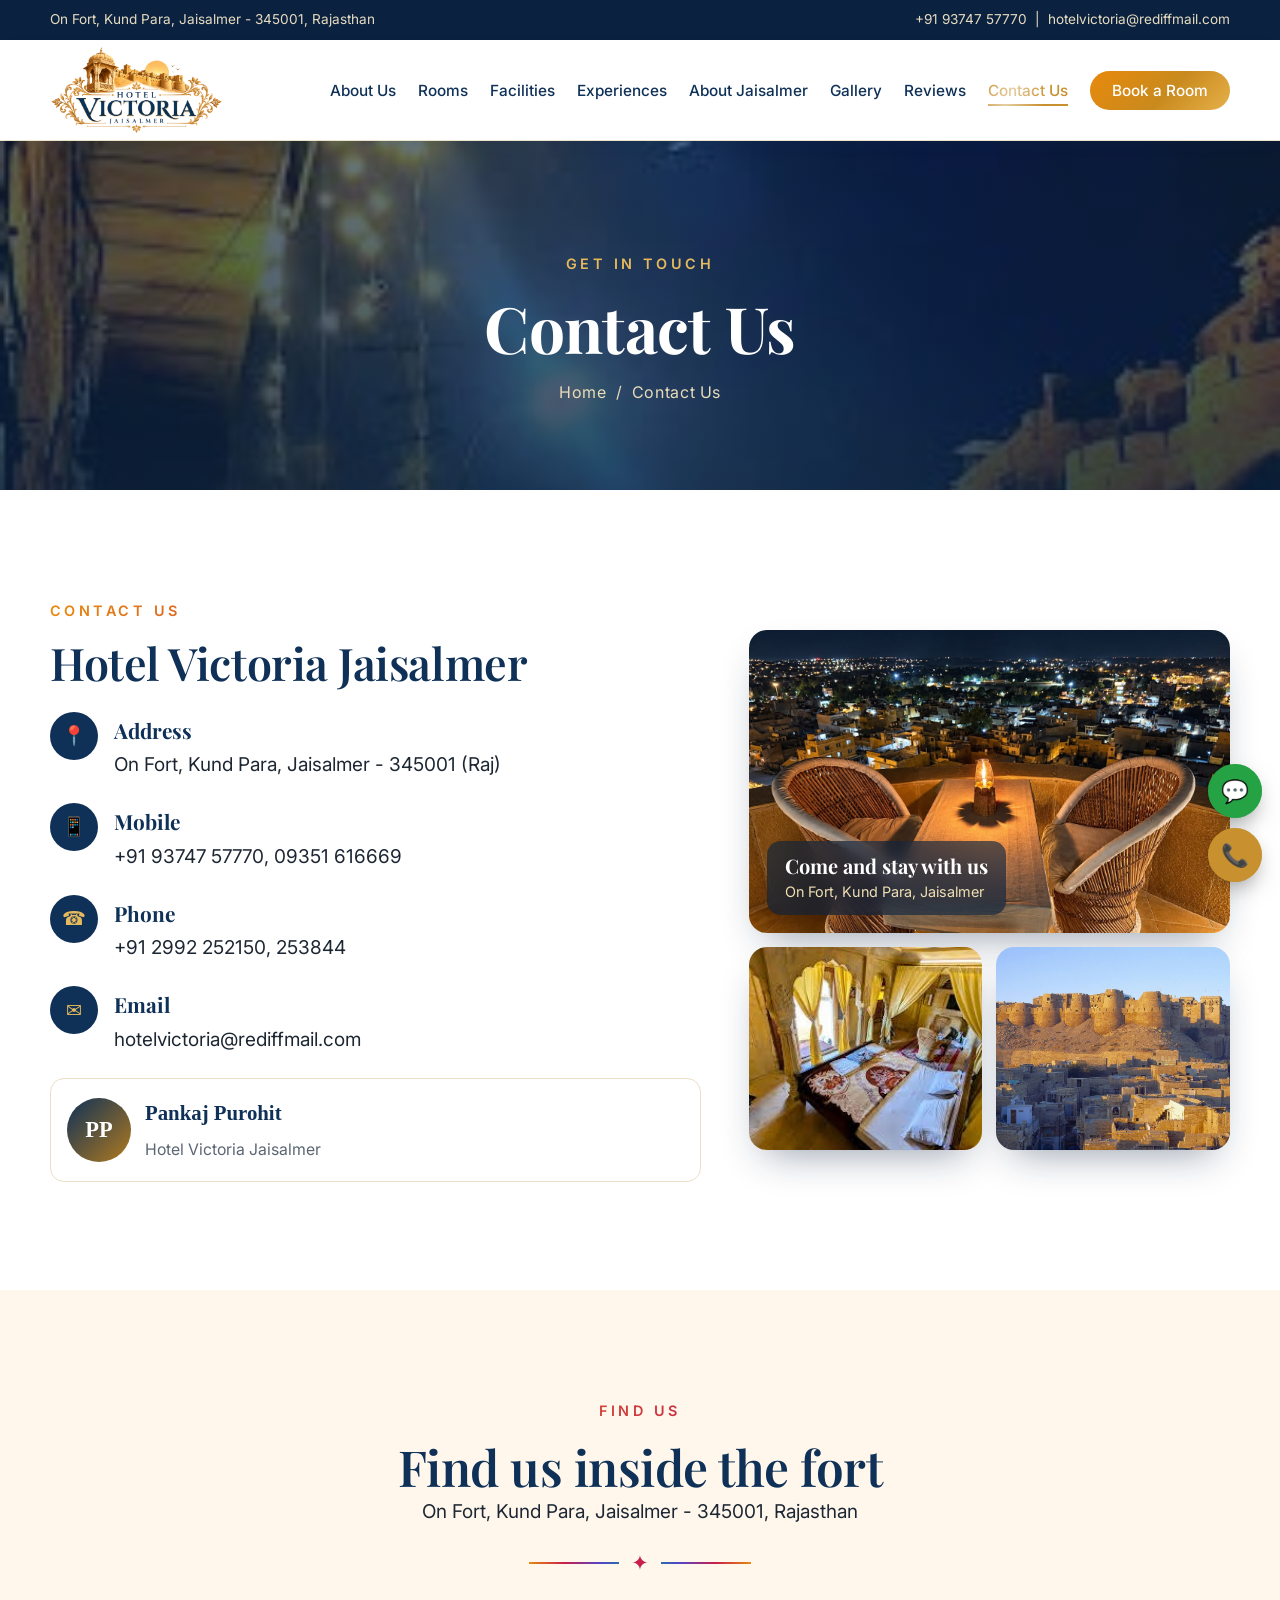
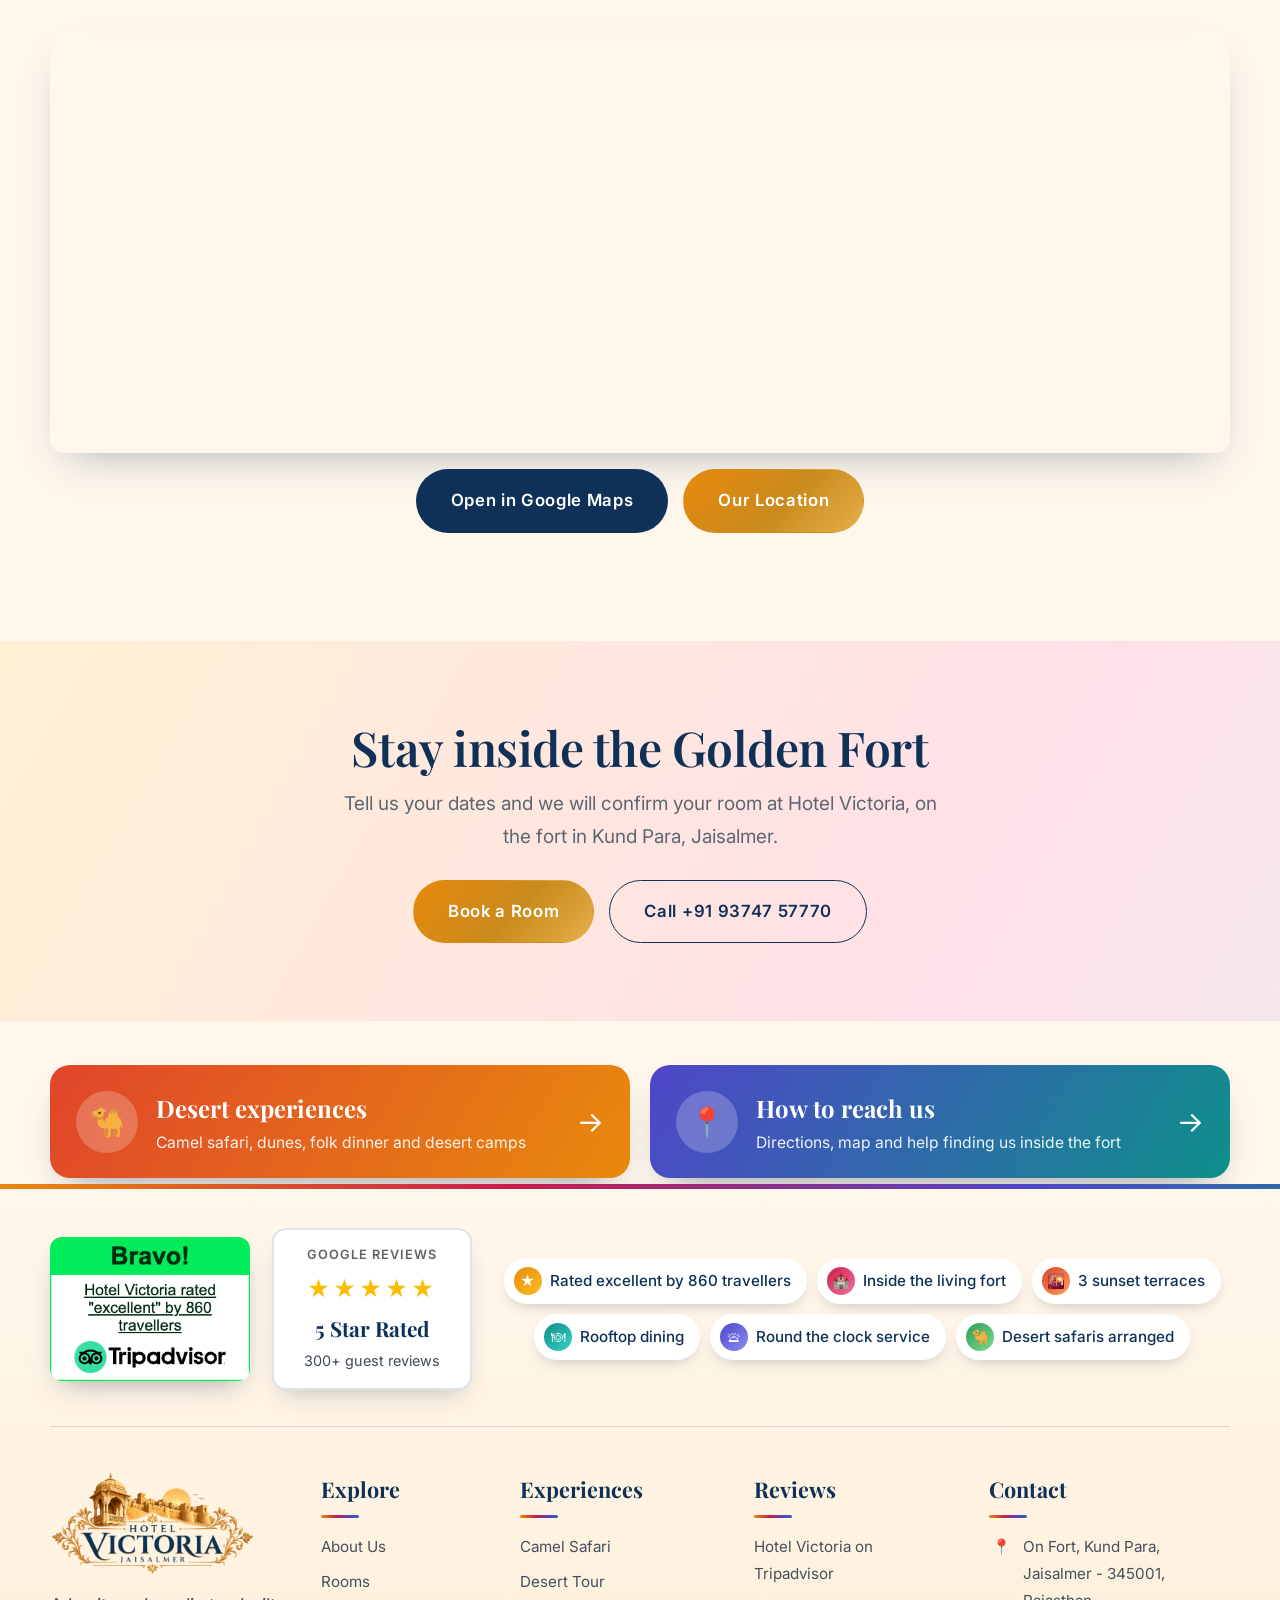
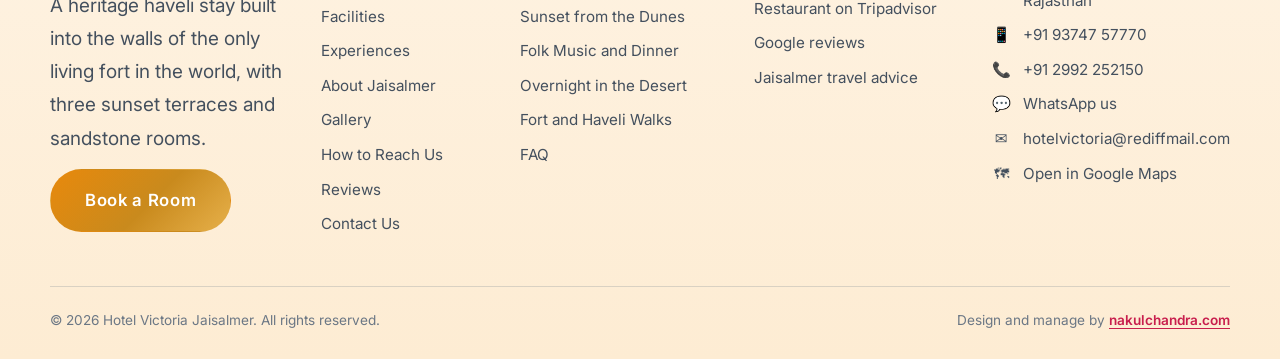
<file: contact-us.html>
<!DOCTYPE html>
<html lang="en" class="no-js">
<head>
<meta charset="UTF-8">
<meta name="viewport" content="width=device-width, initial-scale=1">
<title>Contact &amp; Book | Hotel Victoria, Jaisalmer Fort</title>
<meta name="description" content="Contact Hotel Victoria, On Fort, Kund Para, Jaisalmer 345001. Call +91 93747 57770, WhatsApp or email to book your stay inside the fort.">
<meta name="keywords" content="hotel in Jaisalmer fort, hotels inside Jaisalmer fort, heritage hotel Jaisalmer, haveli stay Jaisalmer, budget hotel Jaisalmer fort, best hotel in Jaisalmer, hotel with rooftop restaurant Jaisalmer, sunset view hotel Jaisalmer, Hotel Victoria Jaisalmer, Jaisalmer fort stay, Kund Para Jaisalmer hotel, camel safari Jaisalmer, desert camp Jaisalmer, hotels near Jaisalmer fort, Jaisalmer fort hotel booking">
<meta name="robots" content="index, follow, max-image-preview:large">
<link rel="canonical" href="https://hotelvictoriajaisalmer.com/contact-us.html">
<meta name="geo.region" content="IN-RJ"><meta name="geo.placename" content="Jaisalmer">
<meta property="og:type" content="website"><meta property="og:site_name" content="Hotel Victoria Jaisalmer"><meta property="og:locale" content="en_IN">
<meta property="og:title" content="Contact &amp; Book | Hotel Victoria, Jaisalmer Fort"><meta property="og:description" content="Contact Hotel Victoria, On Fort, Kund Para, Jaisalmer 345001. Call +91 93747 57770, WhatsApp or email to book your stay inside the fort.">
<meta property="og:url" content="https://hotelvictoriajaisalmer.com/contact-us.html"><meta property="og:image" content="https://hotelvictoriajaisalmer.com/assets/images/fort-aerial-view.jpg">
<meta name="twitter:card" content="summary_large_image"><meta name="twitter:title" content="Contact &amp; Book | Hotel Victoria, Jaisalmer Fort"><meta name="twitter:description" content="Contact Hotel Victoria, On Fort, Kund Para, Jaisalmer 345001. Call +91 93747 57770, WhatsApp or email to book your stay inside the fort."><meta name="twitter:image" content="https://hotelvictoriajaisalmer.com/assets/images/fort-aerial-view.jpg">
<script type="application/ld+json">{"@context": "https://schema.org", "@type": "BreadcrumbList", "itemListElement": [{"@type": "ListItem", "position": 1, "name": "Home", "item": "https://hotelvictoriajaisalmer.com/"}, {"@type": "ListItem", "position": 2, "name": "Contact Us", "item": "https://hotelvictoriajaisalmer.com/contact-us.html"}]}</script>
<link rel="icon" href="assets/images/logo.png">
<link rel="preconnect" href="https://fonts.googleapis.com">
<link rel="preconnect" href="https://fonts.gstatic.com" crossorigin>
<link href="https://fonts.googleapis.com/css2?family=Playfair+Display:ital,wght@0,500;0,600;0,700;1,500;1,600&family=Inter:wght@400;500;600&display=swap" rel="stylesheet">
<script>document.documentElement.className="js"</script>
<link rel="stylesheet" href="style.css">
</head>
<body>
<div class="topbar">
  <div class="wrap">
    <span>On Fort, Kund Para, Jaisalmer - 345001, Rajasthan</span>
    <span><a href="tel:+919374757770">+91 93747 57770</a> &nbsp;|&nbsp; <a href="mailto:hotelvictoria@rediffmail.com">hotelvictoria@rediffmail.com</a></span>
  </div>
</div>
<header class="site">
  <div class="wrap">
    <a class="brand" href="index.html" aria-label="Hotel Victoria Jaisalmer home"><img src="assets/images/logo.png" alt="Hotel Victoria Jaisalmer logo"></a>
    <button class="burger" aria-label="Toggle menu" aria-expanded="false"><span></span><span></span><span></span></button>
    <nav class="main" id="nav">
      <ul><li><a href="about-us.html">About Us</a></li><li><a href="rooms.html">Rooms</a></li><li><a href="facilities.html">Facilities</a></li><li><a href="experiences.html">Experiences</a></li><li><a href="about-jaisalmer.html">About Jaisalmer</a></li><li><a href="gallery.html">Gallery</a></li><li><a href="reviews.html">Reviews</a></li><li><a href="contact-us.html" class="active" aria-current="page">Contact Us</a></li><li><a class="nav-cta" href="https://hotels.eglobe-solutions.com/hotelvictoriajaisalmer/booking/hotels/hotel-victoria-jaisalmer-jaisalmer#bookingsteps" target="_blank" rel="noopener">Book a Room</a></li></ul>
    </nav>
  </div>
</header>

<main id="top">
<section class="page-hero" style="--hero-img:url('assets/images/fort-wall-night.jpg')">
  <div class="wrap reveal">
    <span class="eyebrow">Get in Touch</span>
    <h1>Contact Us</h1>
    <div class="crumbs"><a href="index.html">Home</a> &nbsp;/&nbsp; Contact Us</div>
  </div>
</section>
<section class="section" id="enquiry">
  <div class="wrap two-col-form" style="align-items:center">
    <div class="info-card reveal">
      <div>
        <span class="eyebrow">Contact Us</span>
        <h2 style="font-size:clamp(2rem,3.6vw,2.8rem)">Hotel Victoria Jaisalmer</h2>
      </div>
      <div class="info-item"><div class="ic">&#128205;</div><div><b>Address</b>On Fort, Kund Para, Jaisalmer - 345001 (Raj)</div></div>
      <div class="info-item"><div class="ic">&#128241;</div><div><b>Mobile</b><a href="tel:+919374757770">+91 93747 57770</a>, <a href="tel:+919351616669">09351 616669</a></div></div>
      <div class="info-item"><div class="ic">&#9742;</div><div><b>Phone</b><a href="tel:+912992252150">+91 2992 252150</a>, <a href="tel:+912992253844">253844</a></div></div>
      <div class="info-item"><div class="ic">&#9993;</div><div><b>Email</b><a href="mailto:hotelvictoria@rediffmail.com">hotelvictoria@rediffmail.com</a></div></div>
      <div class="person"><span class="pk-av" aria-hidden="true" style="flex:none;width:64px;height:64px;border-radius:50%;background:linear-gradient(135deg,#0f3157,#b07a1f);color:#fff;display:flex;align-items:center;justify-content:center;font:700 1.4rem Georgia,serif">PP</span><div><b style="font-family:'Cormorant Garamond',serif;font-size:1.3rem;color:var(--navy)">Pankaj Purohit</b><br><small>Hotel Victoria Jaisalmer</small></div></div>
    </div>
    <div class="collage reveal" style="min-height:520px;grid-template-rows:1.5fr 1fr">
      <figure class="cl-main"><img src="assets/images/terrace-night-candle.jpg" alt="Candlelit rooftop terrace at Hotel Victoria Jaisalmer" loading="lazy"><figcaption><b>Come and stay with us</b><span>On Fort, Kund Para, Jaisalmer</span></figcaption></figure>
      <figure><img src="assets/images/room-yellow-curtains.jpg" alt="Heritage room at Hotel Victoria" loading="lazy"></figure>
      <figure><img src="assets/images/fort-golden-hour.jpg" alt="Jaisalmer Fort at golden hour" loading="lazy"></figure>
    </div>
  </div>
</section>
<section class="section map-sec"><div class="wrap"><div class="section-head reveal"><span class="eyebrow">Find Us</span><h2>Find us inside the fort</h2><p>On Fort, Kund Para, Jaisalmer - 345001, Rajasthan</p><div class="orn">&#10022;</div></div><div class="reveal"><div class="map" style="margin-top:0"><iframe loading="lazy" title="Hotel Victoria Jaisalmer on Google Maps" src="https://www.google.com/maps?q=Hotel+Victoria+Jaisalmer+Kund+Para+Fort&amp;output=embed" allowfullscreen referrerpolicy="no-referrer-when-downgrade" style="height:100%;min-height:420px"></iframe></div>
      <p style="margin-top:16px"><a class="btn btn-navy" href="https://www.google.com/travel/search?ts=CAESCgoCCAMKAggDEAAaVwo5EjcyJTB4Mzk0N2JjMjhjNTQxMzJjYjoweDk3MmE5ODlkZmJkOTMwNzI6DkhvdGVsIFZpY3RvcmlhEhoSFAoHCOoPEAsYDhIHCOoPEAsYDxgBMgIQACoHCgU6A0lOUg&qs=CAEyJkNoZ0k4dURrM3QtVHBwV1hBUm9MTDJjdk1YUnhlV04zZW5NUUFROAJCCQlyMNn7nZgql0IJCXIw2fudmCqX&utm_campaign=sharing&utm_medium=link_btn&utm_source=htls" target="_blank" rel="noopener">Open in Google Maps</a> &nbsp; <a class="btn btn-gold" href="our-location.html">Our Location</a></p></div></div></section>
<section class="cta-band">
  <div class="wrap reveal">
    <h2>Stay inside the Golden Fort</h2>
    <p>Tell us your dates and we will confirm your room at Hotel Victoria, on the fort in Kund Para, Jaisalmer.</p>
    <a class="btn btn-gold" href="https://hotels.eglobe-solutions.com/hotelvictoriajaisalmer/booking/hotels/hotel-victoria-jaisalmer-jaisalmer#bookingsteps" target="_blank" rel="noopener">Book a Room</a>
    &nbsp; <a class="btn btn-ghost" href="tel:+919374757770">Call +91 93747 57770</a>
  </div>
</section>
</main>

<section class="qlinks"><div class="wrap qlinks-grid">
  <a class="ql ql1" href="experiences.html"><i>&#128042;</i><span><b>Desert experiences</b><small>Camel safari, dunes, folk dinner and desert camps</small></span><em>&rarr;</em></a>
  <a class="ql ql2" href="how-to-reach.html"><i>&#128205;</i><span><b>How to reach us</b><small>Directions, map and help finding us inside the fort</small></span><em>&rarr;</em></a>
</div></section>
<footer>
  <div class="wrap">
    <div class="fbadges">
      <a class="fb-ta" href="https://www.tripadvisor.in/Hotel_Review-g297667-d646484-Reviews-Hotel_Victoria-Jaisalmer_Jaisalmer_District_Rajasthan.html" target="_blank" rel="noopener" aria-label="Hotel Victoria rated excellent by 860 travellers on Tripadvisor"><img src="assets/images/tripadvisor-badge.png" alt="Bravo! Hotel Victoria rated excellent by 860 travellers on Tripadvisor" width="304" height="220" loading="lazy"></a>
      <a class="fb-g" href="https://www.google.com/travel/search?ts=CAESCgoCCAMKAggDEAAaVwo5EjcyJTB4Mzk0N2JjMjhjNTQxMzJjYjoweDk3MmE5ODlkZmJkOTMwNzI6DkhvdGVsIFZpY3RvcmlhEhoSFAoHCOoPEAsYDhIHCOoPEAsYDxgBMgIQACoHCgU6A0lOUg&qs=CAEyJkNoZ0k4dURrM3QtVHBwV1hBUm9MTDJjdk1YUnhlV04zZW5NUUFROAJCCQlyMNn7nZgql0IJCXIw2fudmCqX&utm_campaign=sharing&utm_medium=link_btn&utm_source=htls" target="_blank" rel="noopener" aria-label="5 star rated on Google, 300 plus reviews"><span class="fbg-t">Google Reviews</span><span class="fbg-s" aria-hidden="true">&#9733;&#9733;&#9733;&#9733;&#9733;</span><b>5 Star Rated</b><span>300+ guest reviews</span></a>
      <div class="fb-pills">
        <span class="p1"><i>&#9733;</i>Rated excellent by 860 travellers</span>
        <span class="p2"><i>&#127984;</i>Inside the living fort</span>
        <span class="p3"><i>&#127751;</i>3 sunset terraces</span>
        <span class="p4"><i>&#127869;</i>Rooftop dining</span>
        <span class="p5"><i>&#128718;</i>Round the clock service</span>
        <span class="p6"><i>&#128042;</i>Desert safaris arranged</span>
      </div>
    </div>
    <div class="f-grid">
      <div>
        <img src="assets/images/logo.png" alt="Hotel Victoria Jaisalmer">
        <p>A heritage haveli stay built into the walls of the only living fort in the world, with three sunset terraces and sandstone rooms.</p>
        <a class="btn btn-gold fbtn" href="https://hotels.eglobe-solutions.com/hotelvictoriajaisalmer/booking/hotels/hotel-victoria-jaisalmer-jaisalmer#bookingsteps" target="_blank" rel="noopener">Book a Room</a>
      </div>
      <div>
        <h4>Explore</h4>
        <ul>
          <li><a href="about-us.html">About Us</a></li><li><a href="rooms.html">Rooms</a></li><li><a href="facilities.html">Facilities</a></li><li><a href="experiences.html">Experiences</a></li><li><a href="about-jaisalmer.html">About Jaisalmer</a></li><li><a href="gallery.html">Gallery</a></li><li><a href="how-to-reach.html">How to Reach Us</a></li><li><a href="reviews.html">Reviews</a></li><li><a href="contact-us.html">Contact Us</a></li>
        </ul>
      </div>
      <div>
        <h4>Experiences</h4>
        <ul>
          <li><a href="experiences.html">Camel Safari</a></li><li><a href="experiences.html">Desert Tour</a></li><li><a href="experiences.html">Sunset from the Dunes</a></li><li><a href="experiences.html">Folk Music and Dinner</a></li><li><a href="experiences.html">Overnight in the Desert</a></li><li><a href="experiences.html">Fort and Haveli Walks</a></li><li><a href="index.html#faq">FAQ</a></li>
        </ul>
      </div>
      <div>
        <h4>Reviews</h4>
        <ul>
          <li><a href="https://www.tripadvisor.in/Hotel_Review-g297667-d646484-Reviews-Hotel_Victoria-Jaisalmer_Jaisalmer_District_Rajasthan.html" target="_blank" rel="noopener">Hotel Victoria on Tripadvisor</a></li>
          <li><a href="https://www.tripadvisor.in/Restaurant_Review-g297667-d2086717-Reviews-Hotel_victoria_Restaurant_jaisalmer-Jaisalmer_Rajasthan.html" target="_blank" rel="noopener">Restaurant on Tripadvisor</a></li>
          <li><a href="https://www.google.com/travel/search?ts=CAESCgoCCAMKAggDEAAaVwo5EjcyJTB4Mzk0N2JjMjhjNTQxMzJjYjoweDk3MmE5ODlkZmJkOTMwNzI6DkhvdGVsIFZpY3RvcmlhEhoSFAoHCOoPEAsYDhIHCOoPEAsYDxgBMgIQACoHCgU6A0lOUg&qs=CAEyJkNoZ0k4dURrM3QtVHBwV1hBUm9MTDJjdk1YUnhlV04zZW5NUUFROAJCCQlyMNn7nZgql0IJCXIw2fudmCqX&utm_campaign=sharing&utm_medium=link_btn&utm_source=htls" target="_blank" rel="noopener">Google reviews</a></li>
          <li><a href="https://www.tripadvisor.in/Tourism-g297667-Jaisalmer_Rajasthan-Vacations.html" target="_blank" rel="noopener">Jaisalmer travel advice</a></li>
        </ul>
      </div>
      <div>
        <h4>Contact</h4>
        <ul class="f-contact">
          <li><span>&#128205;</span>On Fort, Kund Para, Jaisalmer - 345001, Rajasthan</li>
          <li><span>&#128241;</span><a href="tel:+919374757770">+91 93747 57770</a></li>
          <li><span>&#128222;</span><a href="tel:+912992252150">+91 2992 252150</a></li>
          <li><span>&#128172;</span><a href="https://wa.me/919374757770" target="_blank" rel="noopener">WhatsApp us</a></li>
          <li><span>&#9993;</span><a href="mailto:hotelvictoria@rediffmail.com">hotelvictoria@rediffmail.com</a></li>
          <li><span>&#128506;</span><a href="https://www.google.com/travel/search?ts=CAESCgoCCAMKAggDEAAaVwo5EjcyJTB4Mzk0N2JjMjhjNTQxMzJjYjoweDk3MmE5ODlkZmJkOTMwNzI6DkhvdGVsIFZpY3RvcmlhEhoSFAoHCOoPEAsYDhIHCOoPEAsYDxgBMgIQACoHCgU6A0lOUg&qs=CAEyJkNoZ0k4dURrM3QtVHBwV1hBUm9MTDJjdk1YUnhlV04zZW5NUUFROAJCCQlyMNn7nZgql0IJCXIw2fudmCqX&utm_campaign=sharing&utm_medium=link_btn&utm_source=htls" target="_blank" rel="noopener">Open in Google Maps</a></li>
        </ul>
      </div>
    </div>
    <div class="copy"><span>&copy; <span id="yr"></span> Hotel Victoria Jaisalmer. All rights reserved.</span><span class="design">Design and manage by <a href="https://nakulchandra.com/" target="_blank" rel="noopener">nakulchandra.com</a></span></div>
  </div>
</footer>

<div class="float-call">
  <a class="wa" href="https://wa.me/919374757770" target="_blank" rel="noopener" aria-label="WhatsApp">&#128172;</a>
  <a class="ph" href="tel:+919374757770" aria-label="Call the hotel">&#128222;</a>
</div>
<script src="site.js"></script>
<script src="reviews-popup.js" defer></script>
<script src="fx.js" defer></script>
</body>
</html>
</file>
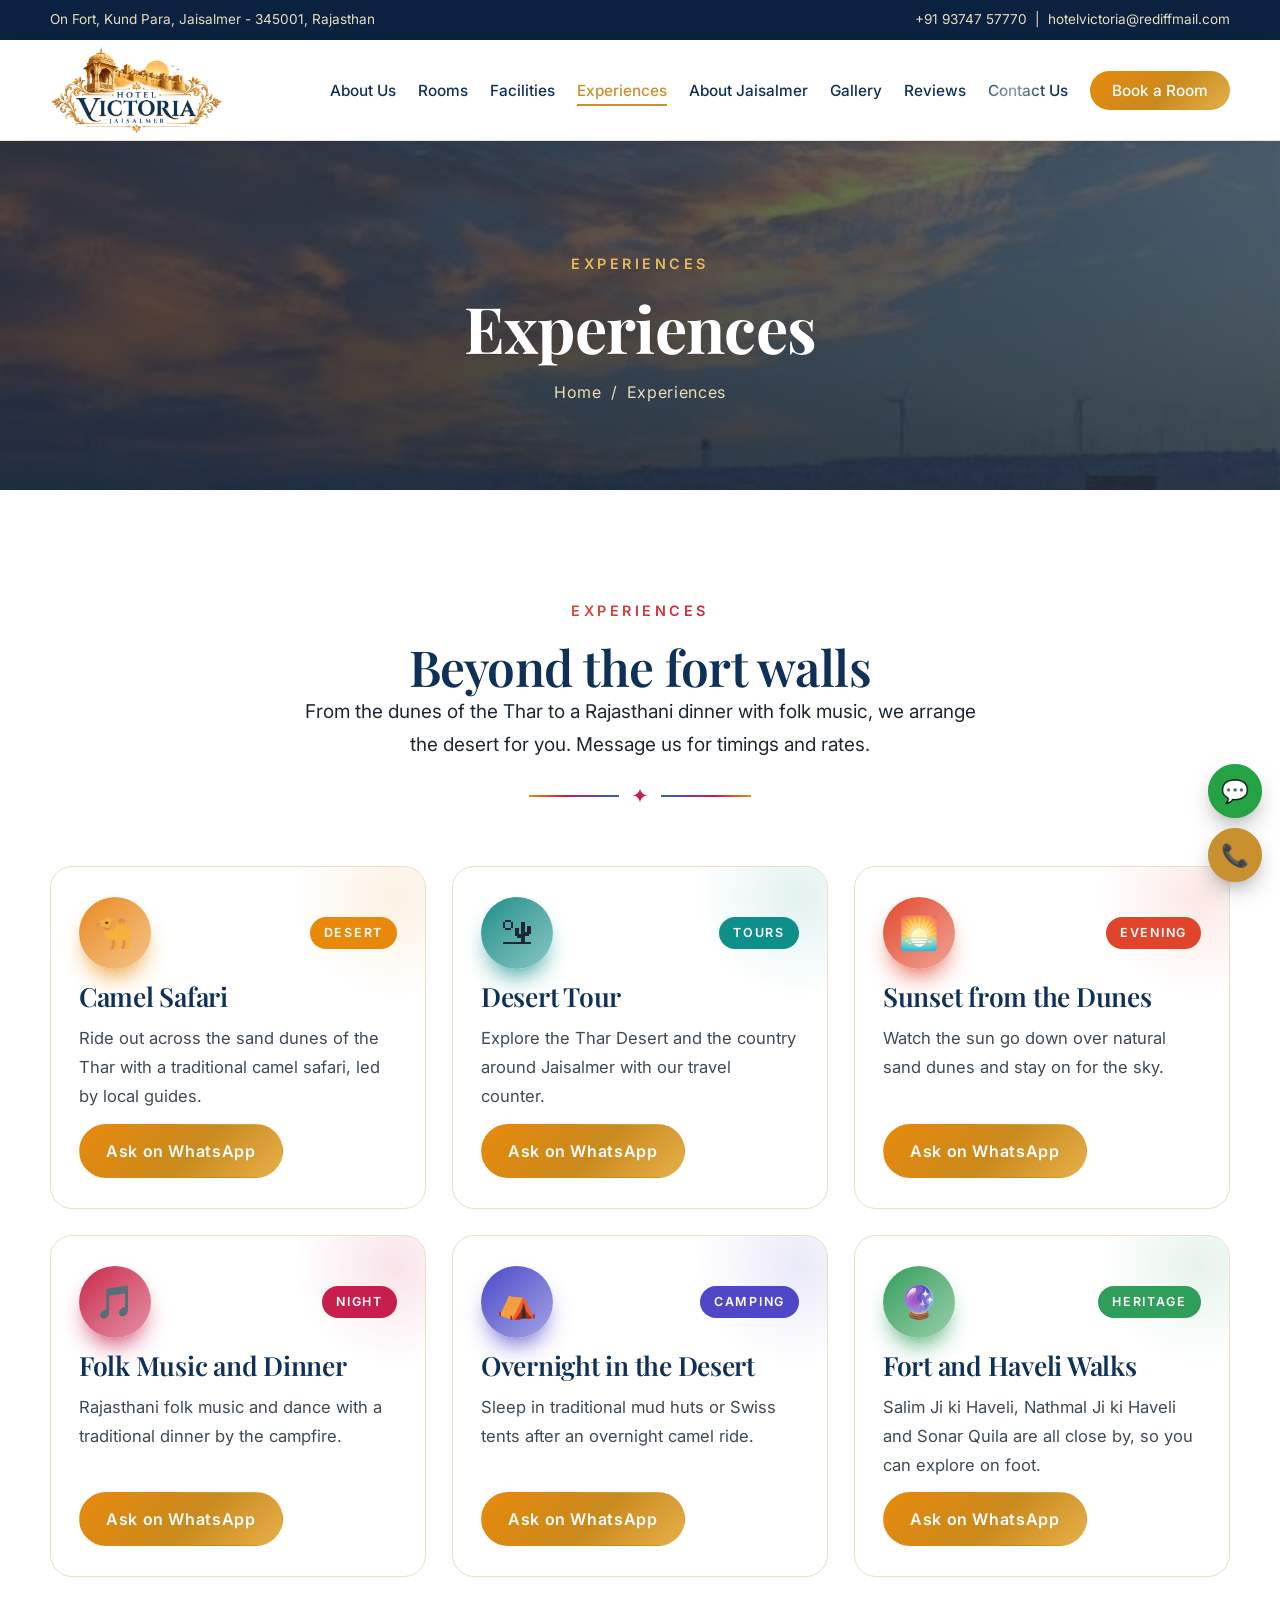
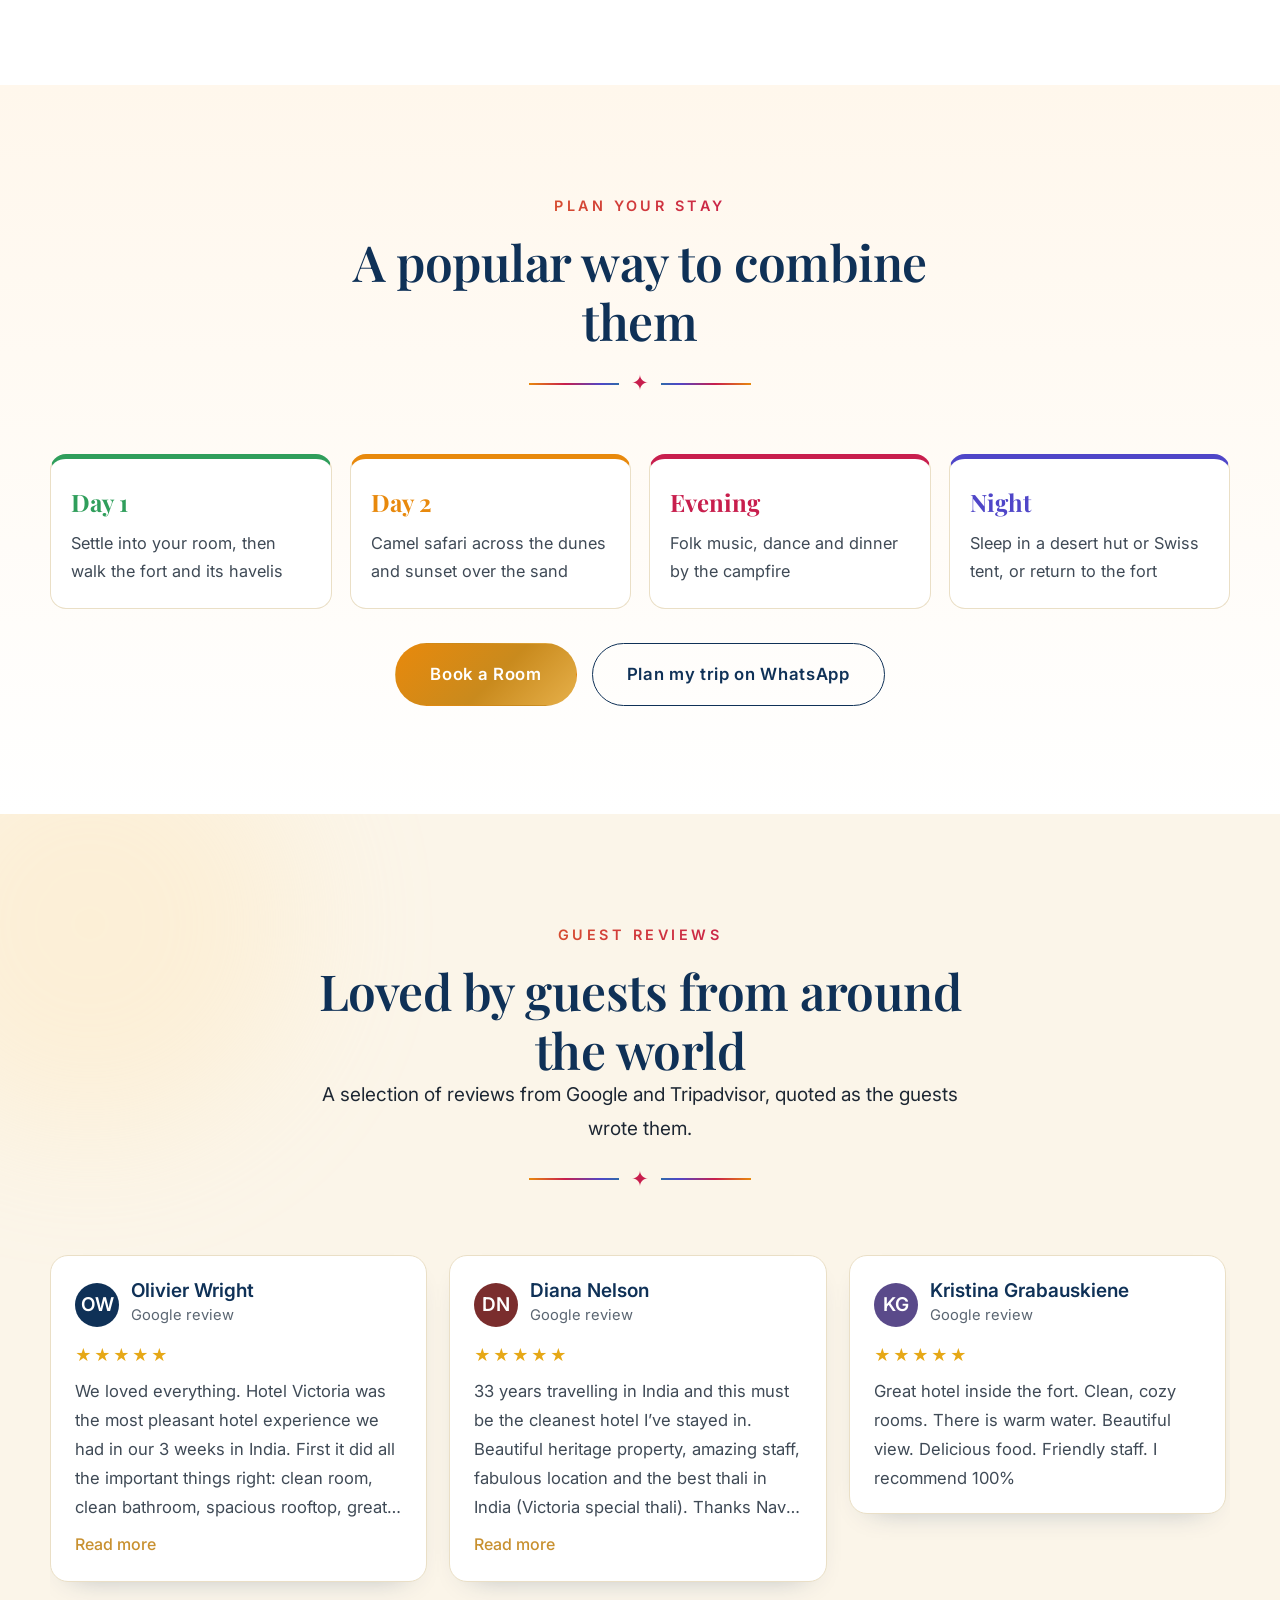
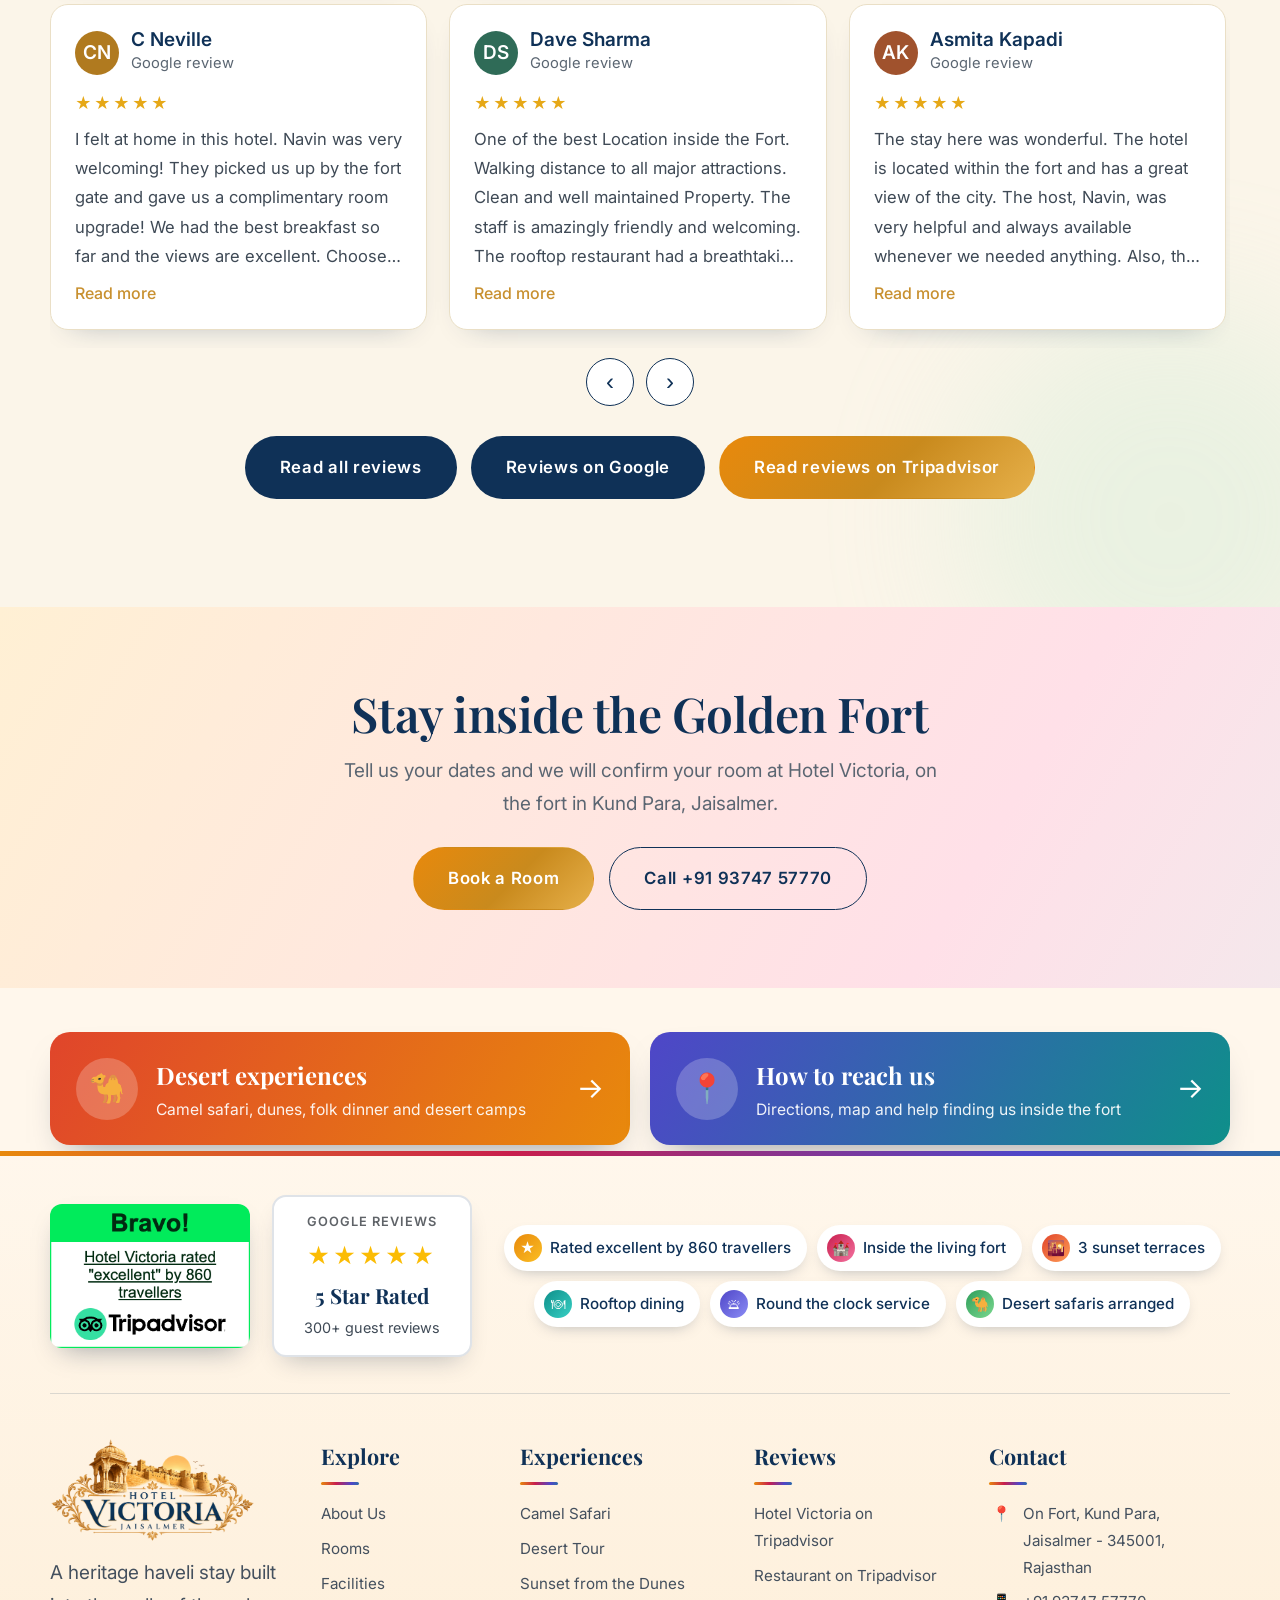
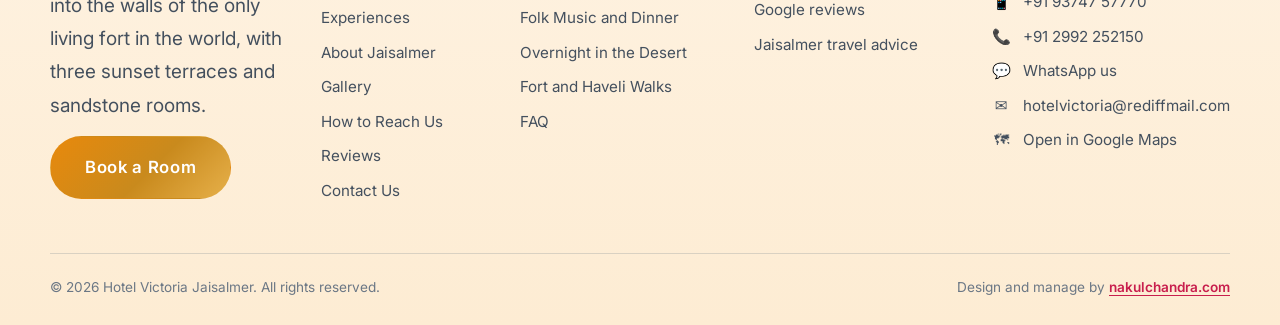
<file: experiences.html>
<!DOCTYPE html>
<html lang="en" class="no-js">
<head>
<meta charset="UTF-8">
<meta name="viewport" content="width=device-width, initial-scale=1">
<title>Camel Safari &amp; Desert Camp in Jaisalmer | Hotel Victoria</title>
<meta name="description" content="Book a camel safari, desert tour, sunset on the dunes, folk music dinner or overnight desert camp from Hotel Victoria inside Jaisalmer Fort.">
<meta name="keywords" content="hotel in Jaisalmer fort, hotels inside Jaisalmer fort, heritage hotel Jaisalmer, haveli stay Jaisalmer, budget hotel Jaisalmer fort, best hotel in Jaisalmer, hotel with rooftop restaurant Jaisalmer, sunset view hotel Jaisalmer, Hotel Victoria Jaisalmer, Jaisalmer fort stay, Kund Para Jaisalmer hotel, camel safari Jaisalmer, desert camp Jaisalmer, hotels near Jaisalmer fort, Jaisalmer fort hotel booking">
<meta name="robots" content="index, follow, max-image-preview:large">
<link rel="canonical" href="https://hotelvictoriajaisalmer.com/experiences.html">
<meta name="geo.region" content="IN-RJ"><meta name="geo.placename" content="Jaisalmer">
<meta property="og:type" content="website"><meta property="og:site_name" content="Hotel Victoria Jaisalmer"><meta property="og:locale" content="en_IN">
<meta property="og:title" content="Camel Safari &amp; Desert Camp in Jaisalmer | Hotel Victoria"><meta property="og:description" content="Book a camel safari, desert tour, sunset on the dunes, folk music dinner or overnight desert camp from Hotel Victoria inside Jaisalmer Fort.">
<meta property="og:url" content="https://hotelvictoriajaisalmer.com/experiences.html"><meta property="og:image" content="https://hotelvictoriajaisalmer.com/assets/images/fort-aerial-view.jpg">
<meta name="twitter:card" content="summary_large_image"><meta name="twitter:title" content="Camel Safari &amp; Desert Camp in Jaisalmer | Hotel Victoria"><meta name="twitter:description" content="Book a camel safari, desert tour, sunset on the dunes, folk music dinner or overnight desert camp from Hotel Victoria inside Jaisalmer Fort."><meta name="twitter:image" content="https://hotelvictoriajaisalmer.com/assets/images/fort-aerial-view.jpg">
<script type="application/ld+json">{"@context": "https://schema.org", "@type": "BreadcrumbList", "itemListElement": [{"@type": "ListItem", "position": 1, "name": "Home", "item": "https://hotelvictoriajaisalmer.com/"}, {"@type": "ListItem", "position": 2, "name": "Experiences", "item": "https://hotelvictoriajaisalmer.com/experiences.html"}]}</script>
<link rel="icon" href="assets/images/logo.png">
<link rel="preconnect" href="https://fonts.googleapis.com">
<link rel="preconnect" href="https://fonts.gstatic.com" crossorigin>
<link href="https://fonts.googleapis.com/css2?family=Playfair+Display:ital,wght@0,500;0,600;0,700;1,500;1,600&family=Inter:wght@400;500;600&display=swap" rel="stylesheet">
<script>document.documentElement.className="js"</script>
<link rel="stylesheet" href="style.css">
</head>
<body>
<div class="topbar">
  <div class="wrap">
    <span>On Fort, Kund Para, Jaisalmer - 345001, Rajasthan</span>
    <span><a href="tel:+919374757770">+91 93747 57770</a> &nbsp;|&nbsp; <a href="mailto:hotelvictoria@rediffmail.com">hotelvictoria@rediffmail.com</a></span>
  </div>
</div>
<header class="site">
  <div class="wrap">
    <a class="brand" href="index.html" aria-label="Hotel Victoria Jaisalmer home"><img src="assets/images/logo.png" alt="Hotel Victoria Jaisalmer logo"></a>
    <button class="burger" aria-label="Toggle menu" aria-expanded="false"><span></span><span></span><span></span></button>
    <nav class="main" id="nav">
      <ul><li><a href="about-us.html">About Us</a></li><li><a href="rooms.html">Rooms</a></li><li><a href="facilities.html">Facilities</a></li><li><a href="experiences.html" class="active" aria-current="page">Experiences</a></li><li><a href="about-jaisalmer.html">About Jaisalmer</a></li><li><a href="gallery.html">Gallery</a></li><li><a href="reviews.html">Reviews</a></li><li><a href="contact-us.html">Contact Us</a></li><li><a class="nav-cta" href="https://hotels.eglobe-solutions.com/hotelvictoriajaisalmer/booking/hotels/hotel-victoria-jaisalmer-jaisalmer#bookingsteps" target="_blank" rel="noopener">Book a Room</a></li></ul>
    </nav>
  </div>
</header>

<main id="top">
<section class="page-hero" style="--hero-img:url('assets/images/sunset-sky.jpg')">
  <div class="wrap reveal">
    <span class="eyebrow">Experiences</span>
    <h1>Experiences</h1>
    <div class="crumbs"><a href="index.html">Home</a> &nbsp;/&nbsp; Experiences</div>
  </div>
</section>
<section class="section ex-sec"><div class="wrap"><div class="section-head reveal"><span class="eyebrow">Experiences</span><h2>Beyond the fort walls</h2><p>From the dunes of the Thar to a Rajasthani dinner with folk music, we arrange the desert for you. Message us for timings and rates.</p><div class="orn">&#10022;</div></div><div class="ex-grid"><article class="ex reveal" style="--c:#e8890c"><div class="ex-top"><i>&#128042;</i><span class="ex-tag">Desert</span></div><h3>Camel Safari</h3><p>Ride out across the sand dunes of the Thar with a traditional camel safari, led by local guides.</p><div class="ex-btns"><a class="btn btn-gold" href="https://wa.me/919374757770?text=Hello%20Hotel%20Victoria%2C%20I%20would%20like%20to%20know%20about%20the%20Camel%20Safari." target="_blank" rel="noopener">Ask on WhatsApp</a></div></article><article class="ex reveal" style="--c:#0e8f8a"><div class="ex-top"><i>&#127964;</i><span class="ex-tag">Tours</span></div><h3>Desert Tour</h3><p>Explore the Thar Desert and the country around Jaisalmer with our travel counter.</p><div class="ex-btns"><a class="btn btn-gold" href="https://wa.me/919374757770?text=Hello%20Hotel%20Victoria%2C%20I%20would%20like%20to%20know%20about%20the%20Desert%20Tour." target="_blank" rel="noopener">Ask on WhatsApp</a></div></article><article class="ex reveal" style="--c:#e0452b"><div class="ex-top"><i>&#127749;</i><span class="ex-tag">Evening</span></div><h3>Sunset from the Dunes</h3><p>Watch the sun go down over natural sand dunes and stay on for the sky.</p><div class="ex-btns"><a class="btn btn-gold" href="https://wa.me/919374757770?text=Hello%20Hotel%20Victoria%2C%20I%20would%20like%20to%20know%20about%20the%20Sunset%20from%20the%20Dunes." target="_blank" rel="noopener">Ask on WhatsApp</a></div></article><article class="ex reveal" style="--c:#c81e4d"><div class="ex-top"><i>&#127925;</i><span class="ex-tag">Night</span></div><h3>Folk Music and Dinner</h3><p>Rajasthani folk music and dance with a traditional dinner by the campfire.</p><div class="ex-btns"><a class="btn btn-gold" href="https://wa.me/919374757770?text=Hello%20Hotel%20Victoria%2C%20I%20would%20like%20to%20know%20about%20the%20Folk%20Music%20and%20Dinner." target="_blank" rel="noopener">Ask on WhatsApp</a></div></article><article class="ex reveal" style="--c:#4f46c8"><div class="ex-top"><i>&#9978;</i><span class="ex-tag">Camping</span></div><h3>Overnight in the Desert</h3><p>Sleep in traditional mud huts or Swiss tents after an overnight camel ride.</p><div class="ex-btns"><a class="btn btn-gold" href="https://wa.me/919374757770?text=Hello%20Hotel%20Victoria%2C%20I%20would%20like%20to%20know%20about%20the%20Overnight%20in%20the%20Desert." target="_blank" rel="noopener">Ask on WhatsApp</a></div></article><article class="ex reveal" style="--c:#2f9e5b"><div class="ex-top"><i>&#128302;</i><span class="ex-tag">Heritage</span></div><h3>Fort and Haveli Walks</h3><p>Salim Ji ki Haveli, Nathmal Ji ki Haveli and Sonar Quila are all close by, so you can explore on foot.</p><div class="ex-btns"><a class="btn btn-gold" href="https://wa.me/919374757770?text=Hello%20Hotel%20Victoria%2C%20I%20would%20like%20to%20know%20about%20the%20Fort%20and%20Haveli%20Walks." target="_blank" rel="noopener">Ask on WhatsApp</a></div></article></div></div></section><section class="section ex-plan"><div class="wrap"><div class="section-head reveal"><span class="eyebrow">Plan Your Stay</span><h2>A popular way to combine them</h2><div class="orn">&#10022;</div></div><ol class="plan"><li class="reveal" style="--c:#2f9e5b"><b>Day 1</b><span>Settle into your room, then walk the fort and its havelis</span></li><li class="reveal" style="--c:#e8890c"><b>Day 2</b><span>Camel safari across the dunes and sunset over the sand</span></li><li class="reveal" style="--c:#c81e4d"><b>Evening</b><span>Folk music, dance and dinner by the campfire</span></li><li class="reveal" style="--c:#4f46c8"><b>Night</b><span>Sleep in a desert hut or Swiss tent, or return to the fort</span></li></ol><p class="reveal" style="text-align:center;margin-top:34px"><a class="btn btn-gold" href="https://hotels.eglobe-solutions.com/hotelvictoriajaisalmer/booking/hotels/hotel-victoria-jaisalmer-jaisalmer#bookingsteps" target="_blank" rel="noopener">Book a Room</a> &nbsp; <a class="btn btn-ghost-dark" href="https://wa.me/919374757770?text=Hello%20Hotel%20Victoria%2C%20I%20would%20like%20help%20planning%20desert%20experiences%20during%20my%20stay." target="_blank" rel="noopener">Plan my trip on WhatsApp</a></p></div></section>
<section class="section rv" id="reviews">
  <div class="wrap">
    <div class="section-head reveal">
      <span class="eyebrow">Guest Reviews</span>
      <h2>Loved by guests from around the world</h2>
      <p>A selection of reviews from Google and Tripadvisor, quoted as the guests wrote them.</p>
      <div class="orn">&#10022;</div>
    </div>
    <div class="rv-wrap reveal">
      <div class="rv-track" id="rvTrack" tabindex="0" aria-label="Guest reviews"><article class="rv-card"><div class="rv-top"><div class="rv-av" style="background:#0f3157">OW</div><div><div class="rv-name">Olivier Wright</div><div class="rv-src">Google review</div></div></div><div class="rv-stars" aria-label="5 out of 5 stars">★★★★★</div><p class="rv-text">We loved everything. Hotel Victoria was the most pleasant hotel experience we had in our 3 weeks in India. First it did all the important things right: clean room, clean bathroom, spacious rooftop, great food that&#x27;s at a fair price. But it&#x27;&#x27;s all the other little things that made it special: super comfy bed and pillows, a shower that doesnt need preheating and.doesnt run out of hot water after 5 mins, electricity that runs even when you&#x27;re out of the room (practical to charge your devices when you&#x27;re out), breakfast is not limited to 2 things (you have indian and european options, you can ask for seconds and thirds), tea/coffee is real good (hot and iced) and unlimited and free throughout the day, the cook and staff are super friendly (special thanks to Navin the manager), and lastly, they never asked once for a review. Which is why we wanted to write this and encourage you to definitely stay there. You won&#x27;t want to leave (we didn&#x27;t) !</p></article><article class="rv-card"><div class="rv-top"><div class="rv-av" style="background:#b07a1f">CN</div><div><div class="rv-name">C Neville</div><div class="rv-src">Google review</div></div></div><div class="rv-stars" aria-label="5 out of 5 stars">★★★★★</div><p class="rv-text">I felt at home in this hotel. Navin was very welcoming! They picked us up by the fort gate and gave us a complimentary room upgrade! We had the best breakfast so far and the views are excellent. Choose this hotel for the best hotel in the fort!</p></article><article class="rv-card"><div class="rv-top"><div class="rv-av" style="background:#7a2d2d">DN</div><div><div class="rv-name">Diana Nelson</div><div class="rv-src">Google review</div></div></div><div class="rv-stars" aria-label="5 out of 5 stars">★★★★★</div><p class="rv-text">33 years travelling in India and this must be the cleanest hotel I’ve stayed in. Beautiful heritage property, amazing staff, fabulous location and the best thali in India (Victoria special thali). Thanks Navin and team!</p></article><article class="rv-card"><div class="rv-top"><div class="rv-av" style="background:#2f6b57">DS</div><div><div class="rv-name">Dave Sharma</div><div class="rv-src">Google review</div></div></div><div class="rv-stars" aria-label="5 out of 5 stars">★★★★★</div><p class="rv-text">One of the best Location inside the Fort. Walking distance to all major attractions. Clean and well maintained Property. The staff is amazingly friendly and welcoming. The rooftop restaurant had a breathtaking view of the Sunset. The food was amazing with a great variety.</p></article><article class="rv-card"><div class="rv-top"><div class="rv-av" style="background:#5a4a8a">KG</div><div><div class="rv-name">Kristina Grabauskiene</div><div class="rv-src">Google review</div></div></div><div class="rv-stars" aria-label="5 out of 5 stars">★★★★★</div><p class="rv-text">Great hotel inside the fort. Clean, cozy rooms. There is warm water. Beautiful view. Delicious food. Friendly staff. I recommend 100%</p></article><article class="rv-card"><div class="rv-top"><div class="rv-av" style="background:#a0522d">AK</div><div><div class="rv-name">Asmita Kapadi</div><div class="rv-src">Google review</div></div></div><div class="rv-stars" aria-label="5 out of 5 stars">★★★★★</div><p class="rv-text">The stay here was wonderful. The hotel is located within the fort and has a great view of the city. The host, Navin, was very helpful and always available whenever we needed anything. Also, the food here is delicious! Highly recommend!</p></article><article class="rv-card"><div class="rv-top"><div class="rv-av" style="background:#0f3157">AR</div><div><div class="rv-name">Arafat Riko</div><div class="rv-src">Google review</div></div></div><div class="rv-stars" aria-label="5 out of 5 stars">★★★★★</div><p class="rv-text">The hotel is situated inside the fort, which is a prime location. The room felt like a piece of history. The view from the rooftop is excellent. And the hospitality provided by the staff is great as well!</p></article><article class="rv-card"><div class="rv-top"><div class="rv-av" style="background:#b07a1f">SC</div><div><div class="rv-name">Samik Chatterjee</div><div class="rv-src">Google review</div></div></div><div class="rv-stars" aria-label="5 out of 5 stars">★★★★★</div><p class="rv-text">Very nice hotel. The location is fantastic since it is situated inside the fort. The service and behaviour of the staffs is fantastic. The food served here is like home made food. They make fresh food everytime you order. Overall a great experience and i strongly recommend everyone this place.</p></article><article class="rv-card"><div class="rv-top"><div class="rv-av" style="background:#7a2d2d">AM</div><div><div class="rv-name">Aarush M</div><div class="rv-src">Google review</div></div></div><div class="rv-stars" aria-label="5 out of 5 stars">★★★★★</div><p class="rv-text">We visited Hotel Victoria and had a stunning time. The food was excellent as well as the service. All of our needs were taken care of in a timely manner. The view was beautiful from the terrace as well as from the rooms were phenomenal. Definitely recommend!</p></article><article class="rv-card"><div class="rv-top"><div class="rv-av" style="background:#2f6b57">AJ</div><div><div class="rv-name">Akshataa Joshi</div><div class="rv-src">Google review</div></div></div><div class="rv-stars" aria-label="5 out of 5 stars">★★★★★</div><p class="rv-text">The rooms are inside the fort and they are beautiful and cosy. The view from the rooftop is spectacular. They arranged a singer and bonfire for us which made our evening magical.</p></article><article class="rv-card"><div class="rv-top"><div class="rv-av" style="background:#5a4a8a">AM</div><div><div class="rv-name">Aditi Mathur</div><div class="rv-src">Google review</div></div></div><div class="rv-stars" aria-label="5 out of 5 stars">★★★★★</div><p class="rv-text">This place is all about age old Haveli feels with extremely courteous staff and heritage vibes. Very good homely food and generous help for their guests. Highly recommended place to stay in the fort area.</p></article><article class="rv-card"><div class="rv-top"><div class="rv-av" style="background:#a0522d">PT</div><div><div class="rv-name">Pradeep Thapliyal</div><div class="rv-src">Google review</div></div></div><div class="rv-stars" aria-label="5 out of 5 stars">★★★★★</div><p class="rv-text">The rustic regal vibe, beautiful rooms and aesthetically pleasing decor. Food is also a must-try from their rooftop restaurant from which you can see the Golden City. Very cooperative staff.</p></article><article class="rv-card"><div class="rv-top"><div class="rv-av" style="background:#0f3157">ID</div><div><div class="rv-name">Ishaan Dali</div><div class="rv-src">Google review</div></div></div><div class="rv-stars" aria-label="5 out of 5 stars">★★★★★</div><p class="rv-text">The view from the top of the Hotel was spectacular. The staff were also highly welcoming and courteous. I highly recommend Hotel Victoria if anyone wants to stay inside the Jaisalmer fort.</p></article><article class="rv-card"><div class="rv-top"><div class="rv-av" style="background:#b07a1f">RJ</div><div><div class="rv-name">Rushabh Jain</div><div class="rv-src">Google review</div></div></div><div class="rv-stars" aria-label="5 out of 5 stars">★★★★★</div><p class="rv-text">We stayed here with Family. Best in Service, Best Home cooked Like Food &amp; Specailly Best View You will get from the Top. U can view whole of Jaisalmer from here. Loved the Hospitality. Thank You Team Victoria ❤️❤️</p></article><article class="rv-card"><div class="rv-top"><div class="rv-av" style="background:#7a2d2d">MS</div><div><div class="rv-name">Marie Schutz</div><div class="rv-src">Google review</div></div></div><div class="rv-stars" aria-label="5 out of 5 stars">★★★★★</div><p class="rv-text">Great place!! The staff is very kind and helpful. You can enjoy the best food in town (try the yogurt with fruits!) while watching the sunset. We really recommend :)</p></article><article class="rv-card"><div class="rv-top"><div class="rv-av" style="background:#2f6b57">AS</div><div><div class="rv-name">Anup Sonawane</div><div class="rv-src">Google review</div></div></div><div class="rv-stars" aria-label="5 out of 5 stars">★★★★★</div><p class="rv-text">This place is gem for those who want to experience the fort living with traditional Rajasthani heritage. The rooms are clean and comfortable. Food is good and the staff- polite and prompt. Specially to mention -Naveen Bhaiya, very polite and helpful manager. Overall, we had an amazing stay.</p></article><article class="rv-card"><div class="rv-top"><div class="rv-av" style="background:#5a4a8a">RA</div><div><div class="rv-name">Rakesh Anand</div><div class="rv-src">Google review</div></div></div><div class="rv-stars" aria-label="5 out of 5 stars">★★★★★</div><p class="rv-text">Awesome Hospitality by Pankaj and his team. Balcony room and in-house kitchen is a must try for once in a time experience of actually living in a fort</p></article><article class="rv-card"><div class="rv-top"><div class="rv-av" style="background:#a0522d">PB</div><div><div class="rv-name">Pooja Bisht</div><div class="rv-src">Google review</div></div></div><div class="rv-stars" aria-label="5 out of 5 stars">★★★★★</div><p class="rv-text">Very nice hotel and staff. Rooms are very nice and cosy. The view from the roof top is amazing. We can see the sunrise and sunset from the roof top.</p></article><article class="rv-card"><div class="rv-top"><div class="rv-av" style="background:#0f3157">PJ</div><div><div class="rv-name">Pritam Jena</div><div class="rv-src">Google review</div></div></div><div class="rv-stars" aria-label="5 out of 5 stars">★★★★★</div><p class="rv-text">We stayed here for a couple of days and the rooms and facilities were extremely clean. The view from the jharokha style rooms was also splendid. Would recommend 100% for the complete experience. The staff also very helpful.and always available</p></article><article class="rv-card"><div class="rv-top"><div class="rv-av" style="background:#b07a1f">SS</div><div><div class="rv-name">Shahid Sarki91</div><div class="rv-src">Google review</div></div></div><div class="rv-stars" aria-label="5 out of 5 stars">★★★★★</div><p class="rv-text">Excellent stay, food. recommend to all who visit to jaisalmer as every place is nearby walking distance- jaisalmer fort, laxminathji temple, market road, city view point..great hospitality &amp; great food specially kachori in the breakfast😍</p></article><article class="rv-card"><div class="rv-top"><div class="rv-av" style="background:#7a2d2d">AB</div><div><div class="rv-name">Aayushi Bhutra</div><div class="rv-src">Google review</div></div></div><div class="rv-stars" aria-label="5 out of 5 stars">★★★★★</div><p class="rv-text">Hotel is situated in Jaisalmer Fort at a prime location giving viewers pleasure to enjoy the view of entire Jaisalmer with Sunset.. The staff is helpful and genuine. Value for money. Must visit for people visiting Jaisalmer.</p></article><article class="rv-card"><div class="rv-top"><div class="rv-av" style="background:#2f6b57">SM</div><div><div class="rv-name">Sanjay Mundhra</div><div class="rv-src">Google review</div></div></div><div class="rv-stars" aria-label="5 out of 5 stars">★★★★★</div><p class="rv-text">If you are looking to stay in fort area in Jaisalmer, this is the hotel you are looking for .. excellent view from terrace, nice behavior of hotel staff and above it very nice food. They serve food without onion but it&#x27;s very delicious.</p></article><article class="rv-card"><div class="rv-top"><div class="rv-av" style="background:#5a4a8a">TR</div><div><div class="rv-name">Tej Razdan</div><div class="rv-src">Google review</div></div></div><div class="rv-stars" aria-label="4 out of 5 stars">★★★★☆</div><p class="rv-text">Hotel in the fort gives a royal experience. Comfortable rooms with adequate amenities, good food, personalised and courteous service. Birds eye view of the city from the balcony.</p></article><article class="rv-card"><div class="rv-top"><div class="rv-av" style="background:#a0522d">ER</div><div><div class="rv-name">Evan Ruff</div><div class="rv-src">Google review</div></div></div><div class="rv-stars" aria-label="5 out of 5 stars">★★★★★</div><p class="rv-text">The most interesting hotel I&#x27;ve stayed at. The place is run by the proprietor and his family and is located INSIDE Jaisalmer Fort. You need a tuk-tuk to get up to it but once there, you&#x27;re transported back in time. Rooms are nice and the rooftop deck is a great place to relax.</p></article><article class="rv-card"><div class="rv-top"><div class="rv-av" style="background:#0f3157">AG</div><div><div class="rv-name">Aasmaan Gupta</div><div class="rv-src">Google review</div></div></div><div class="rv-stars" aria-label="5 out of 5 stars">★★★★★</div><p class="rv-text">Had a wonderful experience at Victoria. I had an amazing view of the city from my room and from the restaurant. Appreciate the effort put in by staff at Victoria to make my stay comfortable.</p></article><article class="rv-card"><div class="rv-top"><div class="rv-av" style="background:#b07a1f">MN</div><div><div class="rv-name">Madhukar N R</div><div class="rv-src">Google review</div></div></div><div class="rv-stars" aria-label="5 out of 5 stars">★★★★★</div><p class="rv-text">Very good location within Jaisalmer fort walls, cool sunset view. Friendly staff make this stay pleasant</p></article><article class="rv-card"><div class="rv-top"><div class="rv-av" style="background:#7a2d2d">MJ</div><div><div class="rv-name">Mrunmai Javalgekar</div><div class="rv-src">Google review</div></div></div><div class="rv-stars" aria-label="5 out of 5 stars">★★★★★</div><p class="rv-text">Amazing location and very Caring staff. If you are planning to stay on fort I will recommend this hotel.</p></article><article class="rv-card"><div class="rv-top"><div class="rv-av" style="background:#2f6b57">R</div><div><div class="rv-name">Roving59008801836</div><div class="rv-src">Tripadvisor review</div></div></div><div class="rv-stars" aria-label="5 out of 5 stars">★★★★★</div><p class="rv-text">The rooms very aesthetic , and the view from it was stunning. The staff were very responsible and made us feel at home. The food tasted excellent. Overall, the service and stay were quite memorable.</p></article></div>
      <div class="rv-nav"><button id="rvPrev" aria-label="Previous reviews">&#8249;</button><button id="rvNext" aria-label="Next reviews">&#8250;</button></div>
    </div>
    <div class="rv-links reveal">
      <a class="btn btn-navy" href="reviews.html">Read all reviews</a>
      <a class="btn btn-navy" href="https://www.google.com/travel/search?ts=CAESCgoCCAMKAggDEAAaVwo5EjcyJTB4Mzk0N2JjMjhjNTQxMzJjYjoweDk3MmE5ODlkZmJkOTMwNzI6DkhvdGVsIFZpY3RvcmlhEhoSFAoHCOoPEAsYDhIHCOoPEAsYDxgBMgIQACoHCgU6A0lOUg&qs=CAEyJkNoZ0k4dURrM3QtVHBwV1hBUm9MTDJjdk1YUnhlV04zZW5NUUFROAJCCQlyMNn7nZgql0IJCXIw2fudmCqX&utm_campaign=sharing&utm_medium=link_btn&utm_source=htls" target="_blank" rel="noopener">Reviews on Google</a>
      <a class="btn btn-gold" href="https://www.tripadvisor.in/Hotel_Review-g297667-d646484-Reviews-Hotel_Victoria-Jaisalmer_Jaisalmer_District_Rajasthan.html" target="_blank" rel="noopener">Read reviews on Tripadvisor</a>
    </div>
  </div>
</section>
<section class="cta-band">
  <div class="wrap reveal">
    <h2>Stay inside the Golden Fort</h2>
    <p>Tell us your dates and we will confirm your room at Hotel Victoria, on the fort in Kund Para, Jaisalmer.</p>
    <a class="btn btn-gold" href="https://hotels.eglobe-solutions.com/hotelvictoriajaisalmer/booking/hotels/hotel-victoria-jaisalmer-jaisalmer#bookingsteps" target="_blank" rel="noopener">Book a Room</a>
    &nbsp; <a class="btn btn-ghost" href="tel:+919374757770">Call +91 93747 57770</a>
  </div>
</section>
</main>

<section class="qlinks"><div class="wrap qlinks-grid">
  <a class="ql ql1" href="experiences.html"><i>&#128042;</i><span><b>Desert experiences</b><small>Camel safari, dunes, folk dinner and desert camps</small></span><em>&rarr;</em></a>
  <a class="ql ql2" href="how-to-reach.html"><i>&#128205;</i><span><b>How to reach us</b><small>Directions, map and help finding us inside the fort</small></span><em>&rarr;</em></a>
</div></section>
<footer>
  <div class="wrap">
    <div class="fbadges">
      <a class="fb-ta" href="https://www.tripadvisor.in/Hotel_Review-g297667-d646484-Reviews-Hotel_Victoria-Jaisalmer_Jaisalmer_District_Rajasthan.html" target="_blank" rel="noopener" aria-label="Hotel Victoria rated excellent by 860 travellers on Tripadvisor"><img src="assets/images/tripadvisor-badge.png" alt="Bravo! Hotel Victoria rated excellent by 860 travellers on Tripadvisor" width="304" height="220" loading="lazy"></a>
      <a class="fb-g" href="https://www.google.com/travel/search?ts=CAESCgoCCAMKAggDEAAaVwo5EjcyJTB4Mzk0N2JjMjhjNTQxMzJjYjoweDk3MmE5ODlkZmJkOTMwNzI6DkhvdGVsIFZpY3RvcmlhEhoSFAoHCOoPEAsYDhIHCOoPEAsYDxgBMgIQACoHCgU6A0lOUg&qs=CAEyJkNoZ0k4dURrM3QtVHBwV1hBUm9MTDJjdk1YUnhlV04zZW5NUUFROAJCCQlyMNn7nZgql0IJCXIw2fudmCqX&utm_campaign=sharing&utm_medium=link_btn&utm_source=htls" target="_blank" rel="noopener" aria-label="5 star rated on Google, 300 plus reviews"><span class="fbg-t">Google Reviews</span><span class="fbg-s" aria-hidden="true">&#9733;&#9733;&#9733;&#9733;&#9733;</span><b>5 Star Rated</b><span>300+ guest reviews</span></a>
      <div class="fb-pills">
        <span class="p1"><i>&#9733;</i>Rated excellent by 860 travellers</span>
        <span class="p2"><i>&#127984;</i>Inside the living fort</span>
        <span class="p3"><i>&#127751;</i>3 sunset terraces</span>
        <span class="p4"><i>&#127869;</i>Rooftop dining</span>
        <span class="p5"><i>&#128718;</i>Round the clock service</span>
        <span class="p6"><i>&#128042;</i>Desert safaris arranged</span>
      </div>
    </div>
    <div class="f-grid">
      <div>
        <img src="assets/images/logo.png" alt="Hotel Victoria Jaisalmer">
        <p>A heritage haveli stay built into the walls of the only living fort in the world, with three sunset terraces and sandstone rooms.</p>
        <a class="btn btn-gold fbtn" href="https://hotels.eglobe-solutions.com/hotelvictoriajaisalmer/booking/hotels/hotel-victoria-jaisalmer-jaisalmer#bookingsteps" target="_blank" rel="noopener">Book a Room</a>
      </div>
      <div>
        <h4>Explore</h4>
        <ul>
          <li><a href="about-us.html">About Us</a></li><li><a href="rooms.html">Rooms</a></li><li><a href="facilities.html">Facilities</a></li><li><a href="experiences.html">Experiences</a></li><li><a href="about-jaisalmer.html">About Jaisalmer</a></li><li><a href="gallery.html">Gallery</a></li><li><a href="how-to-reach.html">How to Reach Us</a></li><li><a href="reviews.html">Reviews</a></li><li><a href="contact-us.html">Contact Us</a></li>
        </ul>
      </div>
      <div>
        <h4>Experiences</h4>
        <ul>
          <li><a href="experiences.html">Camel Safari</a></li><li><a href="experiences.html">Desert Tour</a></li><li><a href="experiences.html">Sunset from the Dunes</a></li><li><a href="experiences.html">Folk Music and Dinner</a></li><li><a href="experiences.html">Overnight in the Desert</a></li><li><a href="experiences.html">Fort and Haveli Walks</a></li><li><a href="index.html#faq">FAQ</a></li>
        </ul>
      </div>
      <div>
        <h4>Reviews</h4>
        <ul>
          <li><a href="https://www.tripadvisor.in/Hotel_Review-g297667-d646484-Reviews-Hotel_Victoria-Jaisalmer_Jaisalmer_District_Rajasthan.html" target="_blank" rel="noopener">Hotel Victoria on Tripadvisor</a></li>
          <li><a href="https://www.tripadvisor.in/Restaurant_Review-g297667-d2086717-Reviews-Hotel_victoria_Restaurant_jaisalmer-Jaisalmer_Rajasthan.html" target="_blank" rel="noopener">Restaurant on Tripadvisor</a></li>
          <li><a href="https://www.google.com/travel/search?ts=CAESCgoCCAMKAggDEAAaVwo5EjcyJTB4Mzk0N2JjMjhjNTQxMzJjYjoweDk3MmE5ODlkZmJkOTMwNzI6DkhvdGVsIFZpY3RvcmlhEhoSFAoHCOoPEAsYDhIHCOoPEAsYDxgBMgIQACoHCgU6A0lOUg&qs=CAEyJkNoZ0k4dURrM3QtVHBwV1hBUm9MTDJjdk1YUnhlV04zZW5NUUFROAJCCQlyMNn7nZgql0IJCXIw2fudmCqX&utm_campaign=sharing&utm_medium=link_btn&utm_source=htls" target="_blank" rel="noopener">Google reviews</a></li>
          <li><a href="https://www.tripadvisor.in/Tourism-g297667-Jaisalmer_Rajasthan-Vacations.html" target="_blank" rel="noopener">Jaisalmer travel advice</a></li>
        </ul>
      </div>
      <div>
        <h4>Contact</h4>
        <ul class="f-contact">
          <li><span>&#128205;</span>On Fort, Kund Para, Jaisalmer - 345001, Rajasthan</li>
          <li><span>&#128241;</span><a href="tel:+919374757770">+91 93747 57770</a></li>
          <li><span>&#128222;</span><a href="tel:+912992252150">+91 2992 252150</a></li>
          <li><span>&#128172;</span><a href="https://wa.me/919374757770" target="_blank" rel="noopener">WhatsApp us</a></li>
          <li><span>&#9993;</span><a href="mailto:hotelvictoria@rediffmail.com">hotelvictoria@rediffmail.com</a></li>
          <li><span>&#128506;</span><a href="https://www.google.com/travel/search?ts=CAESCgoCCAMKAggDEAAaVwo5EjcyJTB4Mzk0N2JjMjhjNTQxMzJjYjoweDk3MmE5ODlkZmJkOTMwNzI6DkhvdGVsIFZpY3RvcmlhEhoSFAoHCOoPEAsYDhIHCOoPEAsYDxgBMgIQACoHCgU6A0lOUg&qs=CAEyJkNoZ0k4dURrM3QtVHBwV1hBUm9MTDJjdk1YUnhlV04zZW5NUUFROAJCCQlyMNn7nZgql0IJCXIw2fudmCqX&utm_campaign=sharing&utm_medium=link_btn&utm_source=htls" target="_blank" rel="noopener">Open in Google Maps</a></li>
        </ul>
      </div>
    </div>
    <div class="copy"><span>&copy; <span id="yr"></span> Hotel Victoria Jaisalmer. All rights reserved.</span><span class="design">Design and manage by <a href="https://nakulchandra.com/" target="_blank" rel="noopener">nakulchandra.com</a></span></div>
  </div>
</footer>

<div class="float-call">
  <a class="wa" href="https://wa.me/919374757770" target="_blank" rel="noopener" aria-label="WhatsApp">&#128172;</a>
  <a class="ph" href="tel:+919374757770" aria-label="Call the hotel">&#128222;</a>
</div>
<script src="site.js"></script>
<script src="reviews-popup.js" defer></script>
<script src="fx.js" defer></script>
</body>
</html>
</file>
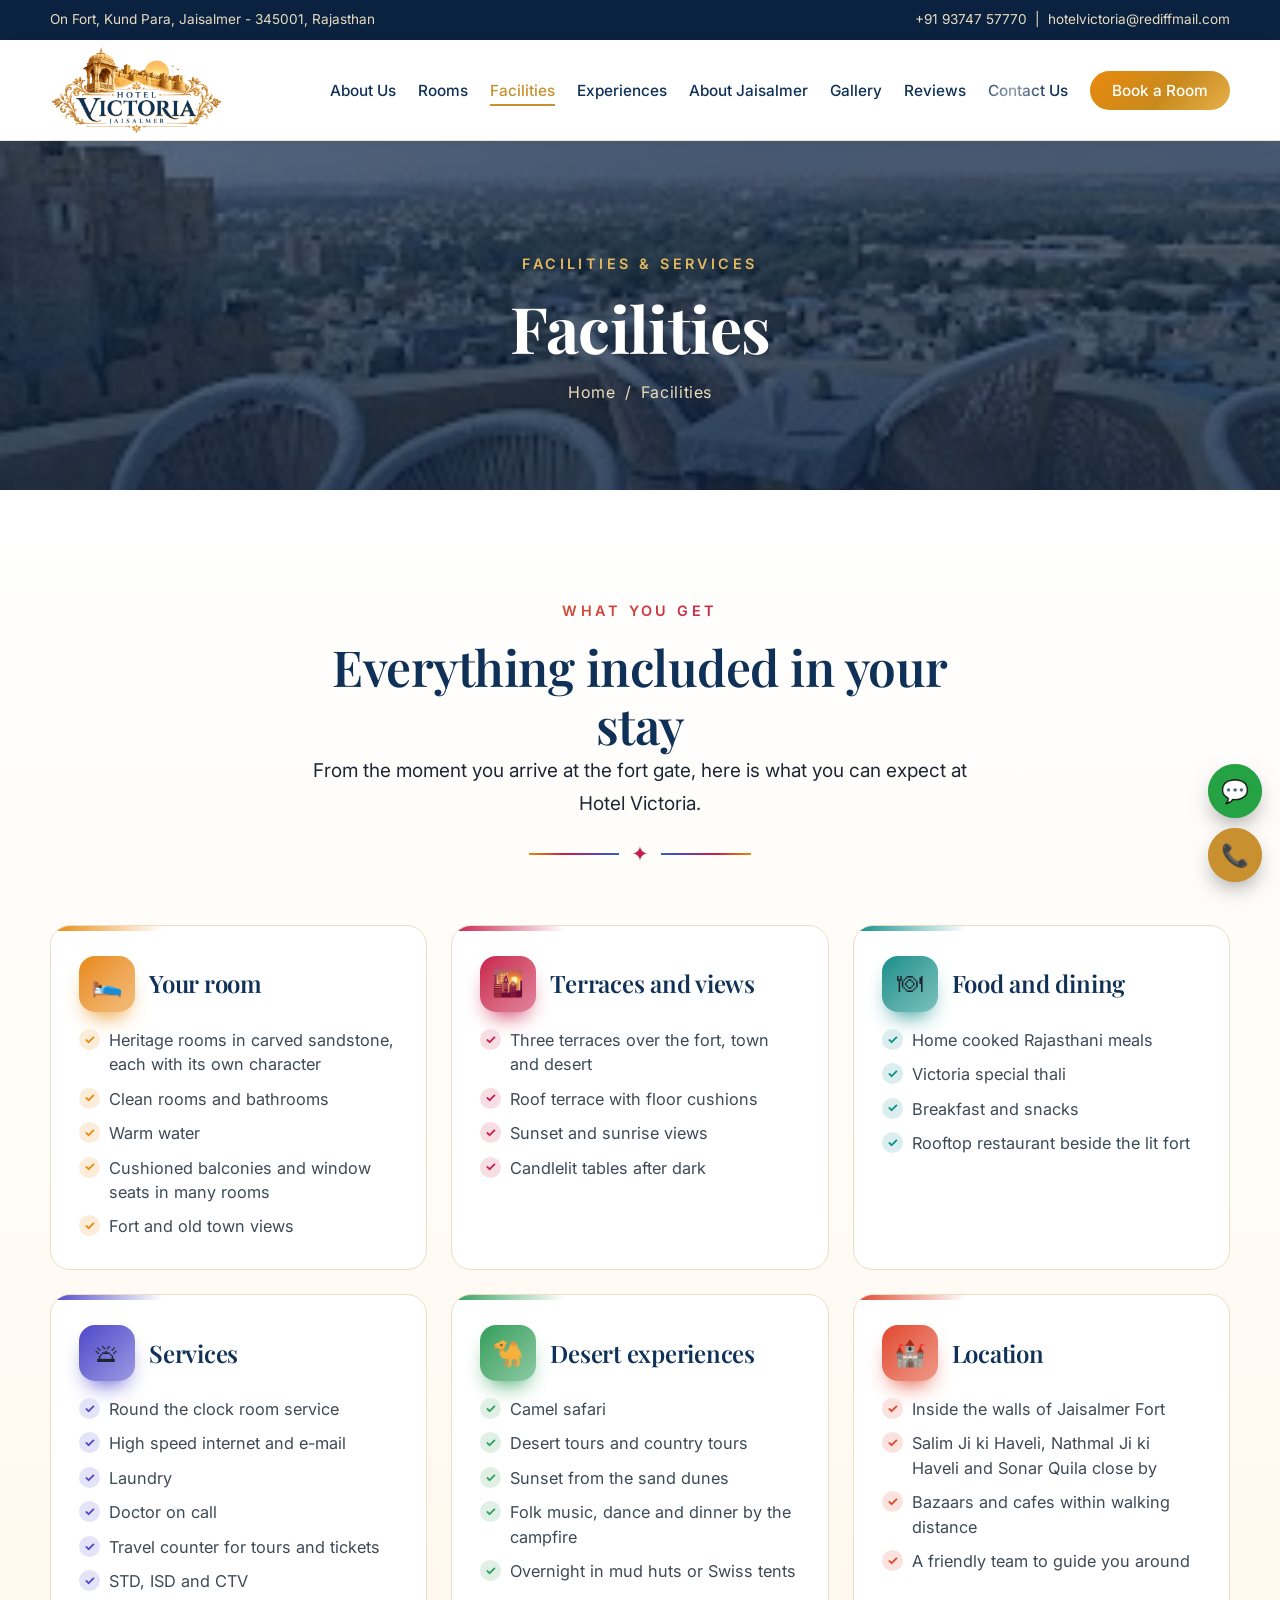
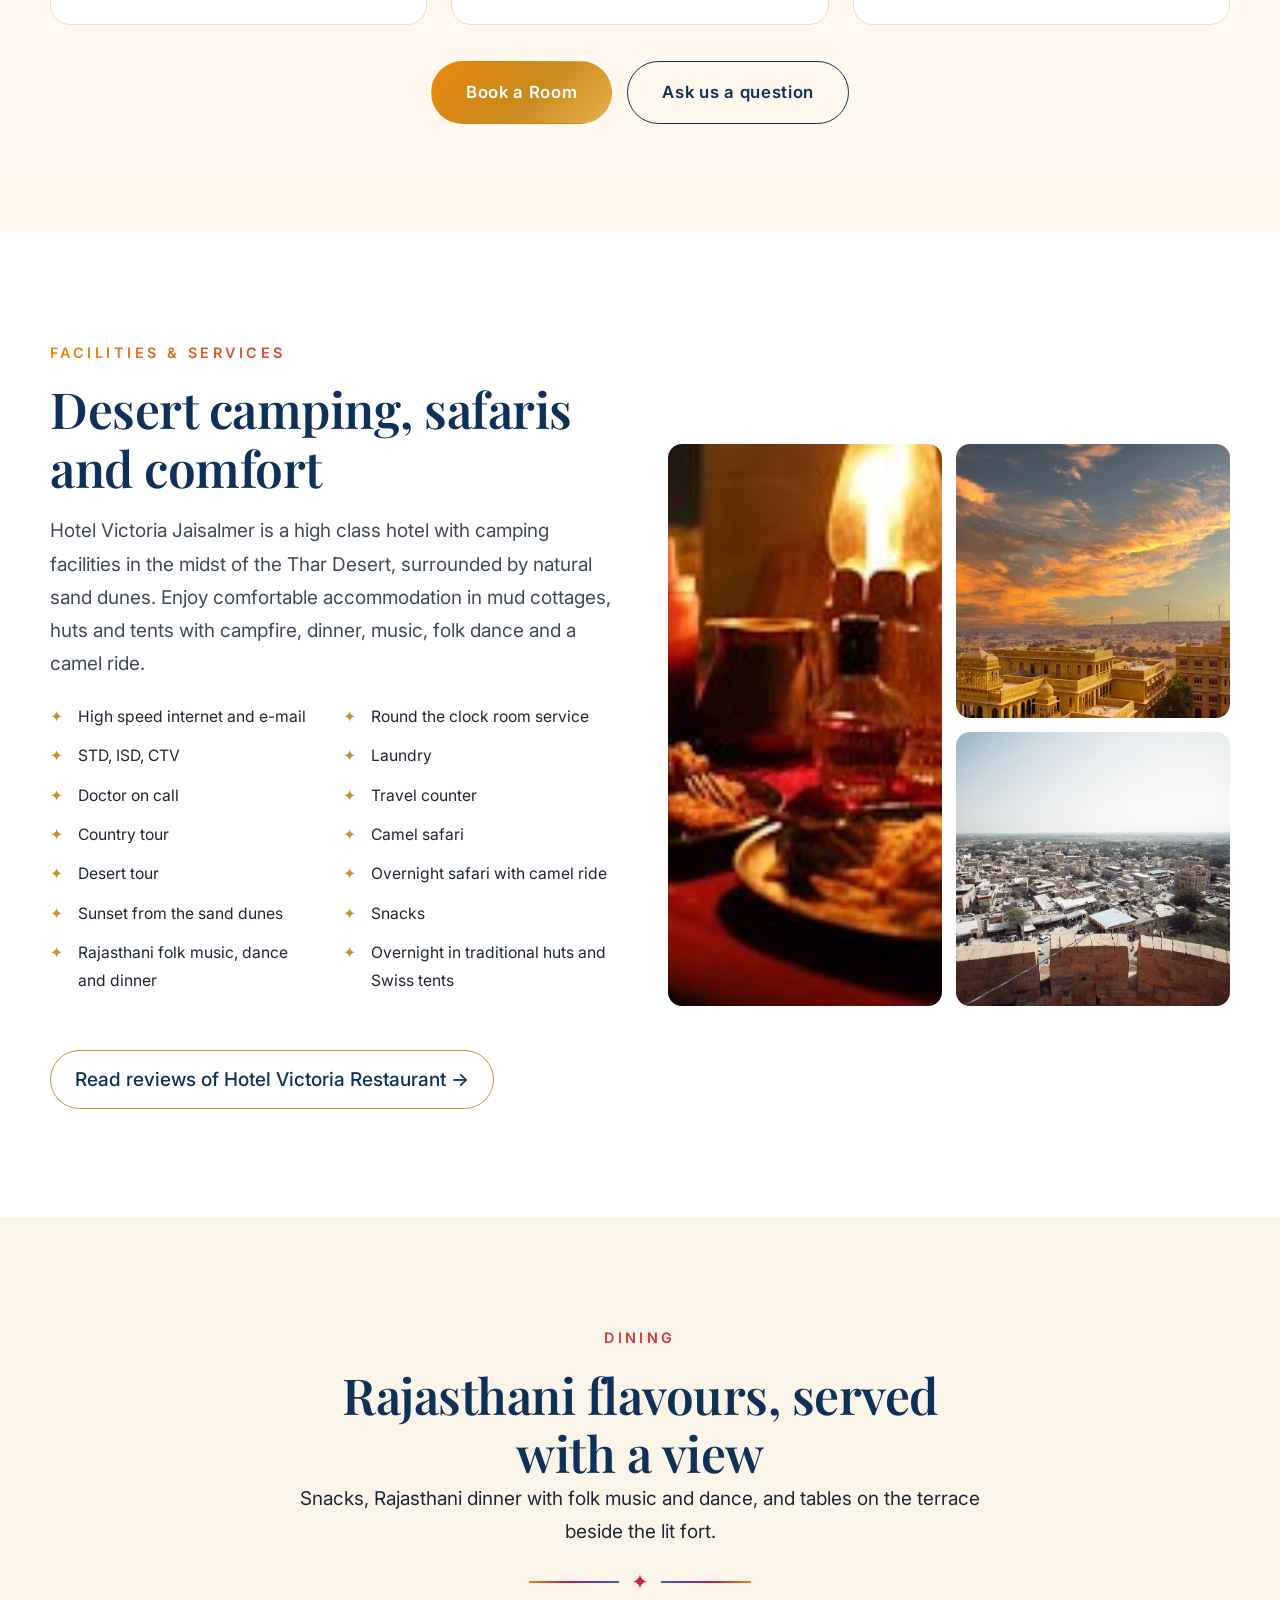
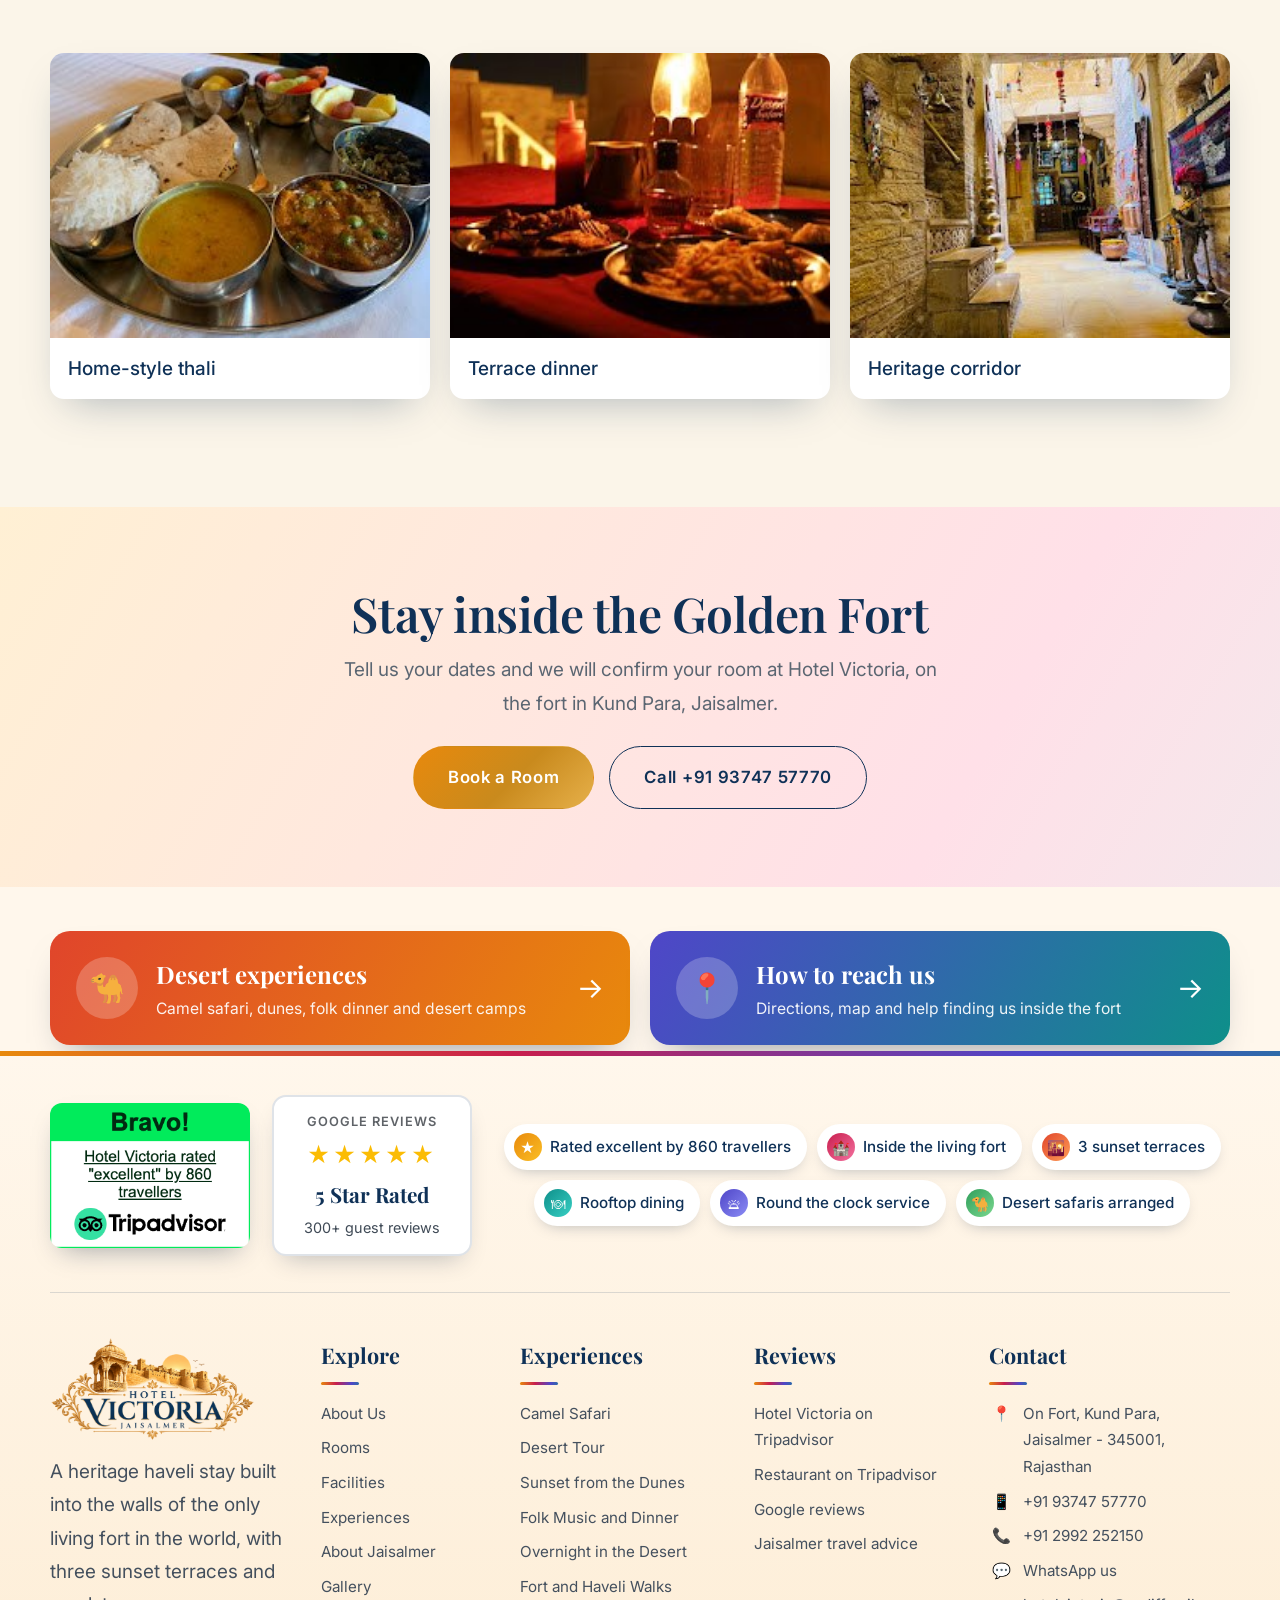
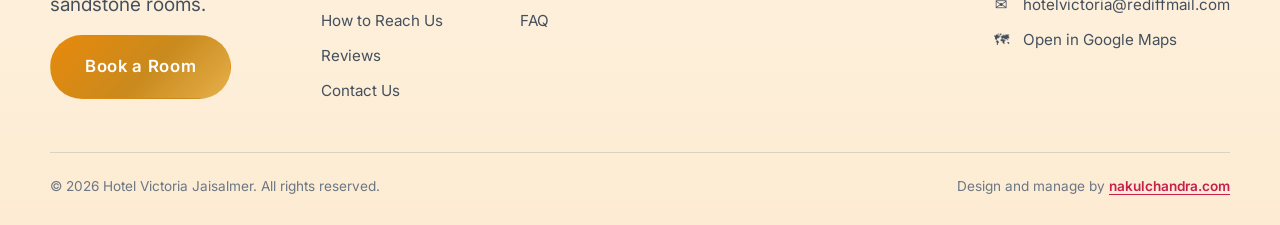
<file: facilities.html>
<!DOCTYPE html>
<html lang="en" class="no-js">
<head>
<meta charset="UTF-8">
<meta name="viewport" content="width=device-width, initial-scale=1">
<title>Facilities | Rooftop Restaurant &amp; Desert Camp, Jaisalmer</title>
<meta name="description" content="Hotel Victoria facilities in Jaisalmer Fort: rooftop restaurant, sunset terraces, room service, internet, laundry, doctor on call, camel safari and desert camp.">
<meta name="keywords" content="hotel in Jaisalmer fort, hotels inside Jaisalmer fort, heritage hotel Jaisalmer, haveli stay Jaisalmer, budget hotel Jaisalmer fort, best hotel in Jaisalmer, hotel with rooftop restaurant Jaisalmer, sunset view hotel Jaisalmer, Hotel Victoria Jaisalmer, Jaisalmer fort stay, Kund Para Jaisalmer hotel, camel safari Jaisalmer, desert camp Jaisalmer, hotels near Jaisalmer fort, Jaisalmer fort hotel booking">
<meta name="robots" content="index, follow, max-image-preview:large">
<link rel="canonical" href="https://hotelvictoriajaisalmer.com/facilities.html">
<meta name="geo.region" content="IN-RJ"><meta name="geo.placename" content="Jaisalmer">
<meta property="og:type" content="website"><meta property="og:site_name" content="Hotel Victoria Jaisalmer"><meta property="og:locale" content="en_IN">
<meta property="og:title" content="Facilities | Rooftop Restaurant &amp; Desert Camp, Jaisalmer"><meta property="og:description" content="Hotel Victoria facilities in Jaisalmer Fort: rooftop restaurant, sunset terraces, room service, internet, laundry, doctor on call, camel safari and desert camp.">
<meta property="og:url" content="https://hotelvictoriajaisalmer.com/facilities.html"><meta property="og:image" content="https://hotelvictoriajaisalmer.com/assets/images/fort-aerial-view.jpg">
<meta name="twitter:card" content="summary_large_image"><meta name="twitter:title" content="Facilities | Rooftop Restaurant &amp; Desert Camp, Jaisalmer"><meta name="twitter:description" content="Hotel Victoria facilities in Jaisalmer Fort: rooftop restaurant, sunset terraces, room service, internet, laundry, doctor on call, camel safari and desert camp."><meta name="twitter:image" content="https://hotelvictoriajaisalmer.com/assets/images/fort-aerial-view.jpg">
<script type="application/ld+json">{"@context": "https://schema.org", "@type": "BreadcrumbList", "itemListElement": [{"@type": "ListItem", "position": 1, "name": "Home", "item": "https://hotelvictoriajaisalmer.com/"}, {"@type": "ListItem", "position": 2, "name": "Facilities", "item": "https://hotelvictoriajaisalmer.com/facilities.html"}]}</script>
<link rel="icon" href="assets/images/logo.png">
<link rel="preconnect" href="https://fonts.googleapis.com">
<link rel="preconnect" href="https://fonts.gstatic.com" crossorigin>
<link href="https://fonts.googleapis.com/css2?family=Playfair+Display:ital,wght@0,500;0,600;0,700;1,500;1,600&family=Inter:wght@400;500;600&display=swap" rel="stylesheet">
<script>document.documentElement.className="js"</script>
<link rel="stylesheet" href="style.css">
</head>
<body>
<div class="topbar">
  <div class="wrap">
    <span>On Fort, Kund Para, Jaisalmer - 345001, Rajasthan</span>
    <span><a href="tel:+919374757770">+91 93747 57770</a> &nbsp;|&nbsp; <a href="mailto:hotelvictoria@rediffmail.com">hotelvictoria@rediffmail.com</a></span>
  </div>
</div>
<header class="site">
  <div class="wrap">
    <a class="brand" href="index.html" aria-label="Hotel Victoria Jaisalmer home"><img src="assets/images/logo.png" alt="Hotel Victoria Jaisalmer logo"></a>
    <button class="burger" aria-label="Toggle menu" aria-expanded="false"><span></span><span></span><span></span></button>
    <nav class="main" id="nav">
      <ul><li><a href="about-us.html">About Us</a></li><li><a href="rooms.html">Rooms</a></li><li><a href="facilities.html" class="active" aria-current="page">Facilities</a></li><li><a href="experiences.html">Experiences</a></li><li><a href="about-jaisalmer.html">About Jaisalmer</a></li><li><a href="gallery.html">Gallery</a></li><li><a href="reviews.html">Reviews</a></li><li><a href="contact-us.html">Contact Us</a></li><li><a class="nav-cta" href="https://hotels.eglobe-solutions.com/hotelvictoriajaisalmer/booking/hotels/hotel-victoria-jaisalmer-jaisalmer#bookingsteps" target="_blank" rel="noopener">Book a Room</a></li></ul>
    </nav>
  </div>
</header>

<main id="top">
<section class="page-hero" style="--hero-img:url('assets/images/terrace-day-wicker.jpg')">
  <div class="wrap reveal">
    <span class="eyebrow">Facilities & Services</span>
    <h1>Facilities</h1>
    <div class="crumbs"><a href="index.html">Home</a> &nbsp;/&nbsp; Facilities</div>
  </div>
</section>
<section class="section wyg"><div class="wrap"><div class="section-head reveal"><span class="eyebrow">What You Get</span><h2>Everything included in your stay</h2><p>From the moment you arrive at the fort gate, here is what you can expect at Hotel Victoria.</p><div class="orn">&#10022;</div></div><div class="wy-grid"><article class="wy reveal" style="--c:#e8890c"><div class="wy-h"><i>&#128716;</i><h3>Your room</h3></div><ul><li>Heritage rooms in carved sandstone, each with its own character</li><li>Clean rooms and bathrooms</li><li>Warm water</li><li>Cushioned balconies and window seats in many rooms</li><li>Fort and old town views</li></ul></article><article class="wy reveal" style="--c:#c81e4d"><div class="wy-h"><i>&#127751;</i><h3>Terraces and views</h3></div><ul><li>Three terraces over the fort, town and desert</li><li>Roof terrace with floor cushions</li><li>Sunset and sunrise views</li><li>Candlelit tables after dark</li></ul></article><article class="wy reveal" style="--c:#0e8f8a"><div class="wy-h"><i>&#127869;</i><h3>Food and dining</h3></div><ul><li>Home cooked Rajasthani meals</li><li>Victoria special thali</li><li>Breakfast and snacks</li><li>Rooftop restaurant beside the lit fort</li></ul></article><article class="wy reveal" style="--c:#4f46c8"><div class="wy-h"><i>&#128718;</i><h3>Services</h3></div><ul><li>Round the clock room service</li><li>High speed internet and e-mail</li><li>Laundry</li><li>Doctor on call</li><li>Travel counter for tours and tickets</li><li>STD, ISD and CTV</li></ul></article><article class="wy reveal" style="--c:#2f9e5b"><div class="wy-h"><i>&#128042;</i><h3>Desert experiences</h3></div><ul><li>Camel safari</li><li>Desert tours and country tours</li><li>Sunset from the sand dunes</li><li>Folk music, dance and dinner by the campfire</li><li>Overnight in mud huts or Swiss tents</li></ul></article><article class="wy reveal" style="--c:#e0452b"><div class="wy-h"><i>&#127984;</i><h3>Location</h3></div><ul><li>Inside the walls of Jaisalmer Fort</li><li>Salim Ji ki Haveli, Nathmal Ji ki Haveli and Sonar Quila close by</li><li>Bazaars and cafes within walking distance</li><li>A friendly team to guide you around</li></ul></article></div><p class="reveal" style="text-align:center;margin-top:36px"><a class="btn btn-gold" href="https://hotels.eglobe-solutions.com/hotelvictoriajaisalmer/booking/hotels/hotel-victoria-jaisalmer-jaisalmer#bookingsteps" target="_blank" rel="noopener">Book a Room</a> &nbsp; <a class="btn btn-ghost-dark" href="contact-us.html#enquiry">Ask us a question</a></p></div></section>
<section class="section" id="facilities">
  <div class="wrap fac-grid">
    <div class="reveal">
      <span class="eyebrow">Facilities &amp; Services</span>
      <h2>Desert camping, safaris and comfort</h2>
      <p style="color:#3f4a56">Hotel Victoria Jaisalmer is a high class hotel with camping facilities in the midst of the Thar Desert, surrounded by natural sand dunes. Enjoy comfortable accommodation in mud cottages, huts and tents with campfire, dinner, music, folk dance and a camel ride.</p>
      <ul class="fac-list">
        <li>High speed internet and e-mail</li>
        <li>Round the clock room service</li>
        <li>STD, ISD, CTV</li>
        <li>Laundry</li>
        <li>Doctor on call</li>
        <li>Travel counter</li>
        <li>Country tour</li>
        <li>Camel safari</li>
        <li>Desert tour</li>
        <li>Overnight safari with camel ride</li>
        <li>Sunset from the sand dunes</li>
        <li>Snacks</li>
        <li>Rajasthani folk music, dance and dinner</li>
        <li>Overnight in traditional huts and Swiss tents</li>
      </ul>
      <p style="margin-top:22px"><a class="ta" style="color:var(--navy);border-color:var(--gold)" href="https://www.tripadvisor.in/Restaurant_Review-g297667-d2086717-Reviews-Hotel_victoria_Restaurant_jaisalmer-Jaisalmer_Rajasthan.html" target="_blank" rel="noopener">Read reviews of Hotel Victoria Restaurant &rarr;</a></p>
    </div>
    <div class="fac-imgs reveal">
      <img loading="lazy" src="assets/images/terrace-dinner.jpg" alt="Hotel Victoria facilities">
      <img loading="lazy" src="assets/images/sunset-sky.jpg" alt="Desert camp">
      <img loading="lazy" src="assets/images/fort-wall-city-view.jpg" alt="Camel safari">
    </div>
  </div>
</section>
<section class="section gallery" id="dining">
  <div class="wrap">
    <div class="section-head reveal">
      <span class="eyebrow">Dining</span>
      <h2>Rajasthani flavours, served with a view</h2>
      <p>Snacks, Rajasthani dinner with folk music and dance, and tables on the terrace beside the lit fort.</p>
      <div class="orn">&#10022;</div>
    </div>
    <div class="dine-grid reveal">
      <figure><img loading="lazy" src="assets/images/thali-meal.jpg" alt="Home-style thali with roti, rice, dal and curries"><figcaption>Home-style thali</figcaption></figure>
      <figure><img loading="lazy" src="assets/images/terrace-dinner.jpg" alt="Dinner served on the terrace after dark"><figcaption>Terrace dinner</figcaption></figure>
      <figure><img loading="lazy" src="assets/images/heritage-corridor.jpg" alt="Heritage corridor with hanging decorations"><figcaption>Heritage corridor</figcaption></figure>
    </div>
  </div>
</section>
<section class="cta-band">
  <div class="wrap reveal">
    <h2>Stay inside the Golden Fort</h2>
    <p>Tell us your dates and we will confirm your room at Hotel Victoria, on the fort in Kund Para, Jaisalmer.</p>
    <a class="btn btn-gold" href="https://hotels.eglobe-solutions.com/hotelvictoriajaisalmer/booking/hotels/hotel-victoria-jaisalmer-jaisalmer#bookingsteps" target="_blank" rel="noopener">Book a Room</a>
    &nbsp; <a class="btn btn-ghost" href="tel:+919374757770">Call +91 93747 57770</a>
  </div>
</section>
</main>

<section class="qlinks"><div class="wrap qlinks-grid">
  <a class="ql ql1" href="experiences.html"><i>&#128042;</i><span><b>Desert experiences</b><small>Camel safari, dunes, folk dinner and desert camps</small></span><em>&rarr;</em></a>
  <a class="ql ql2" href="how-to-reach.html"><i>&#128205;</i><span><b>How to reach us</b><small>Directions, map and help finding us inside the fort</small></span><em>&rarr;</em></a>
</div></section>
<footer>
  <div class="wrap">
    <div class="fbadges">
      <a class="fb-ta" href="https://www.tripadvisor.in/Hotel_Review-g297667-d646484-Reviews-Hotel_Victoria-Jaisalmer_Jaisalmer_District_Rajasthan.html" target="_blank" rel="noopener" aria-label="Hotel Victoria rated excellent by 860 travellers on Tripadvisor"><img src="assets/images/tripadvisor-badge.png" alt="Bravo! Hotel Victoria rated excellent by 860 travellers on Tripadvisor" width="304" height="220" loading="lazy"></a>
      <a class="fb-g" href="https://www.google.com/travel/search?ts=CAESCgoCCAMKAggDEAAaVwo5EjcyJTB4Mzk0N2JjMjhjNTQxMzJjYjoweDk3MmE5ODlkZmJkOTMwNzI6DkhvdGVsIFZpY3RvcmlhEhoSFAoHCOoPEAsYDhIHCOoPEAsYDxgBMgIQACoHCgU6A0lOUg&qs=CAEyJkNoZ0k4dURrM3QtVHBwV1hBUm9MTDJjdk1YUnhlV04zZW5NUUFROAJCCQlyMNn7nZgql0IJCXIw2fudmCqX&utm_campaign=sharing&utm_medium=link_btn&utm_source=htls" target="_blank" rel="noopener" aria-label="5 star rated on Google, 300 plus reviews"><span class="fbg-t">Google Reviews</span><span class="fbg-s" aria-hidden="true">&#9733;&#9733;&#9733;&#9733;&#9733;</span><b>5 Star Rated</b><span>300+ guest reviews</span></a>
      <div class="fb-pills">
        <span class="p1"><i>&#9733;</i>Rated excellent by 860 travellers</span>
        <span class="p2"><i>&#127984;</i>Inside the living fort</span>
        <span class="p3"><i>&#127751;</i>3 sunset terraces</span>
        <span class="p4"><i>&#127869;</i>Rooftop dining</span>
        <span class="p5"><i>&#128718;</i>Round the clock service</span>
        <span class="p6"><i>&#128042;</i>Desert safaris arranged</span>
      </div>
    </div>
    <div class="f-grid">
      <div>
        <img src="assets/images/logo.png" alt="Hotel Victoria Jaisalmer">
        <p>A heritage haveli stay built into the walls of the only living fort in the world, with three sunset terraces and sandstone rooms.</p>
        <a class="btn btn-gold fbtn" href="https://hotels.eglobe-solutions.com/hotelvictoriajaisalmer/booking/hotels/hotel-victoria-jaisalmer-jaisalmer#bookingsteps" target="_blank" rel="noopener">Book a Room</a>
      </div>
      <div>
        <h4>Explore</h4>
        <ul>
          <li><a href="about-us.html">About Us</a></li><li><a href="rooms.html">Rooms</a></li><li><a href="facilities.html">Facilities</a></li><li><a href="experiences.html">Experiences</a></li><li><a href="about-jaisalmer.html">About Jaisalmer</a></li><li><a href="gallery.html">Gallery</a></li><li><a href="how-to-reach.html">How to Reach Us</a></li><li><a href="reviews.html">Reviews</a></li><li><a href="contact-us.html">Contact Us</a></li>
        </ul>
      </div>
      <div>
        <h4>Experiences</h4>
        <ul>
          <li><a href="experiences.html">Camel Safari</a></li><li><a href="experiences.html">Desert Tour</a></li><li><a href="experiences.html">Sunset from the Dunes</a></li><li><a href="experiences.html">Folk Music and Dinner</a></li><li><a href="experiences.html">Overnight in the Desert</a></li><li><a href="experiences.html">Fort and Haveli Walks</a></li><li><a href="index.html#faq">FAQ</a></li>
        </ul>
      </div>
      <div>
        <h4>Reviews</h4>
        <ul>
          <li><a href="https://www.tripadvisor.in/Hotel_Review-g297667-d646484-Reviews-Hotel_Victoria-Jaisalmer_Jaisalmer_District_Rajasthan.html" target="_blank" rel="noopener">Hotel Victoria on Tripadvisor</a></li>
          <li><a href="https://www.tripadvisor.in/Restaurant_Review-g297667-d2086717-Reviews-Hotel_victoria_Restaurant_jaisalmer-Jaisalmer_Rajasthan.html" target="_blank" rel="noopener">Restaurant on Tripadvisor</a></li>
          <li><a href="https://www.google.com/travel/search?ts=CAESCgoCCAMKAggDEAAaVwo5EjcyJTB4Mzk0N2JjMjhjNTQxMzJjYjoweDk3MmE5ODlkZmJkOTMwNzI6DkhvdGVsIFZpY3RvcmlhEhoSFAoHCOoPEAsYDhIHCOoPEAsYDxgBMgIQACoHCgU6A0lOUg&qs=CAEyJkNoZ0k4dURrM3QtVHBwV1hBUm9MTDJjdk1YUnhlV04zZW5NUUFROAJCCQlyMNn7nZgql0IJCXIw2fudmCqX&utm_campaign=sharing&utm_medium=link_btn&utm_source=htls" target="_blank" rel="noopener">Google reviews</a></li>
          <li><a href="https://www.tripadvisor.in/Tourism-g297667-Jaisalmer_Rajasthan-Vacations.html" target="_blank" rel="noopener">Jaisalmer travel advice</a></li>
        </ul>
      </div>
      <div>
        <h4>Contact</h4>
        <ul class="f-contact">
          <li><span>&#128205;</span>On Fort, Kund Para, Jaisalmer - 345001, Rajasthan</li>
          <li><span>&#128241;</span><a href="tel:+919374757770">+91 93747 57770</a></li>
          <li><span>&#128222;</span><a href="tel:+912992252150">+91 2992 252150</a></li>
          <li><span>&#128172;</span><a href="https://wa.me/919374757770" target="_blank" rel="noopener">WhatsApp us</a></li>
          <li><span>&#9993;</span><a href="mailto:hotelvictoria@rediffmail.com">hotelvictoria@rediffmail.com</a></li>
          <li><span>&#128506;</span><a href="https://www.google.com/travel/search?ts=CAESCgoCCAMKAggDEAAaVwo5EjcyJTB4Mzk0N2JjMjhjNTQxMzJjYjoweDk3MmE5ODlkZmJkOTMwNzI6DkhvdGVsIFZpY3RvcmlhEhoSFAoHCOoPEAsYDhIHCOoPEAsYDxgBMgIQACoHCgU6A0lOUg&qs=CAEyJkNoZ0k4dURrM3QtVHBwV1hBUm9MTDJjdk1YUnhlV04zZW5NUUFROAJCCQlyMNn7nZgql0IJCXIw2fudmCqX&utm_campaign=sharing&utm_medium=link_btn&utm_source=htls" target="_blank" rel="noopener">Open in Google Maps</a></li>
        </ul>
      </div>
    </div>
    <div class="copy"><span>&copy; <span id="yr"></span> Hotel Victoria Jaisalmer. All rights reserved.</span><span class="design">Design and manage by <a href="https://nakulchandra.com/" target="_blank" rel="noopener">nakulchandra.com</a></span></div>
  </div>
</footer>

<div class="float-call">
  <a class="wa" href="https://wa.me/919374757770" target="_blank" rel="noopener" aria-label="WhatsApp">&#128172;</a>
  <a class="ph" href="tel:+919374757770" aria-label="Call the hotel">&#128222;</a>
</div>
<script src="site.js"></script>
<script src="reviews-popup.js" defer></script>
<script src="fx.js" defer></script>
</body>
</html>
</file>
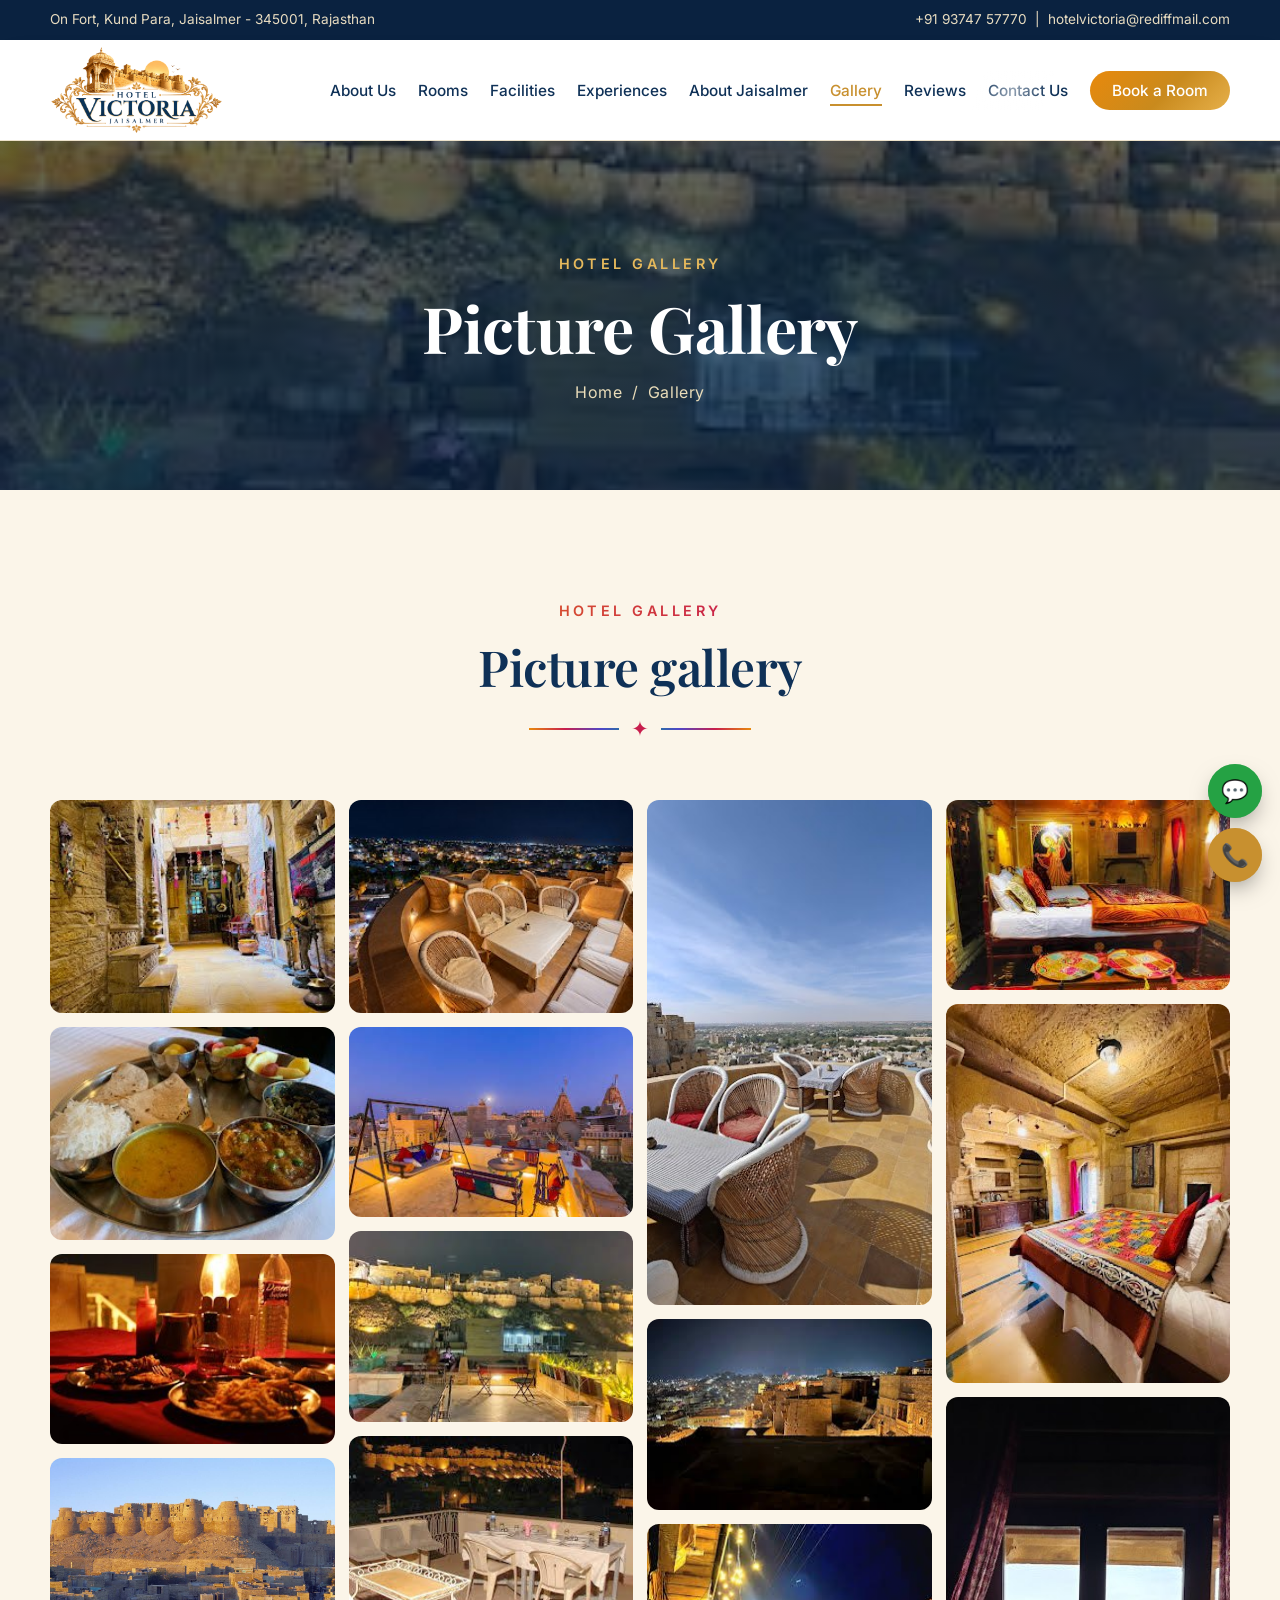
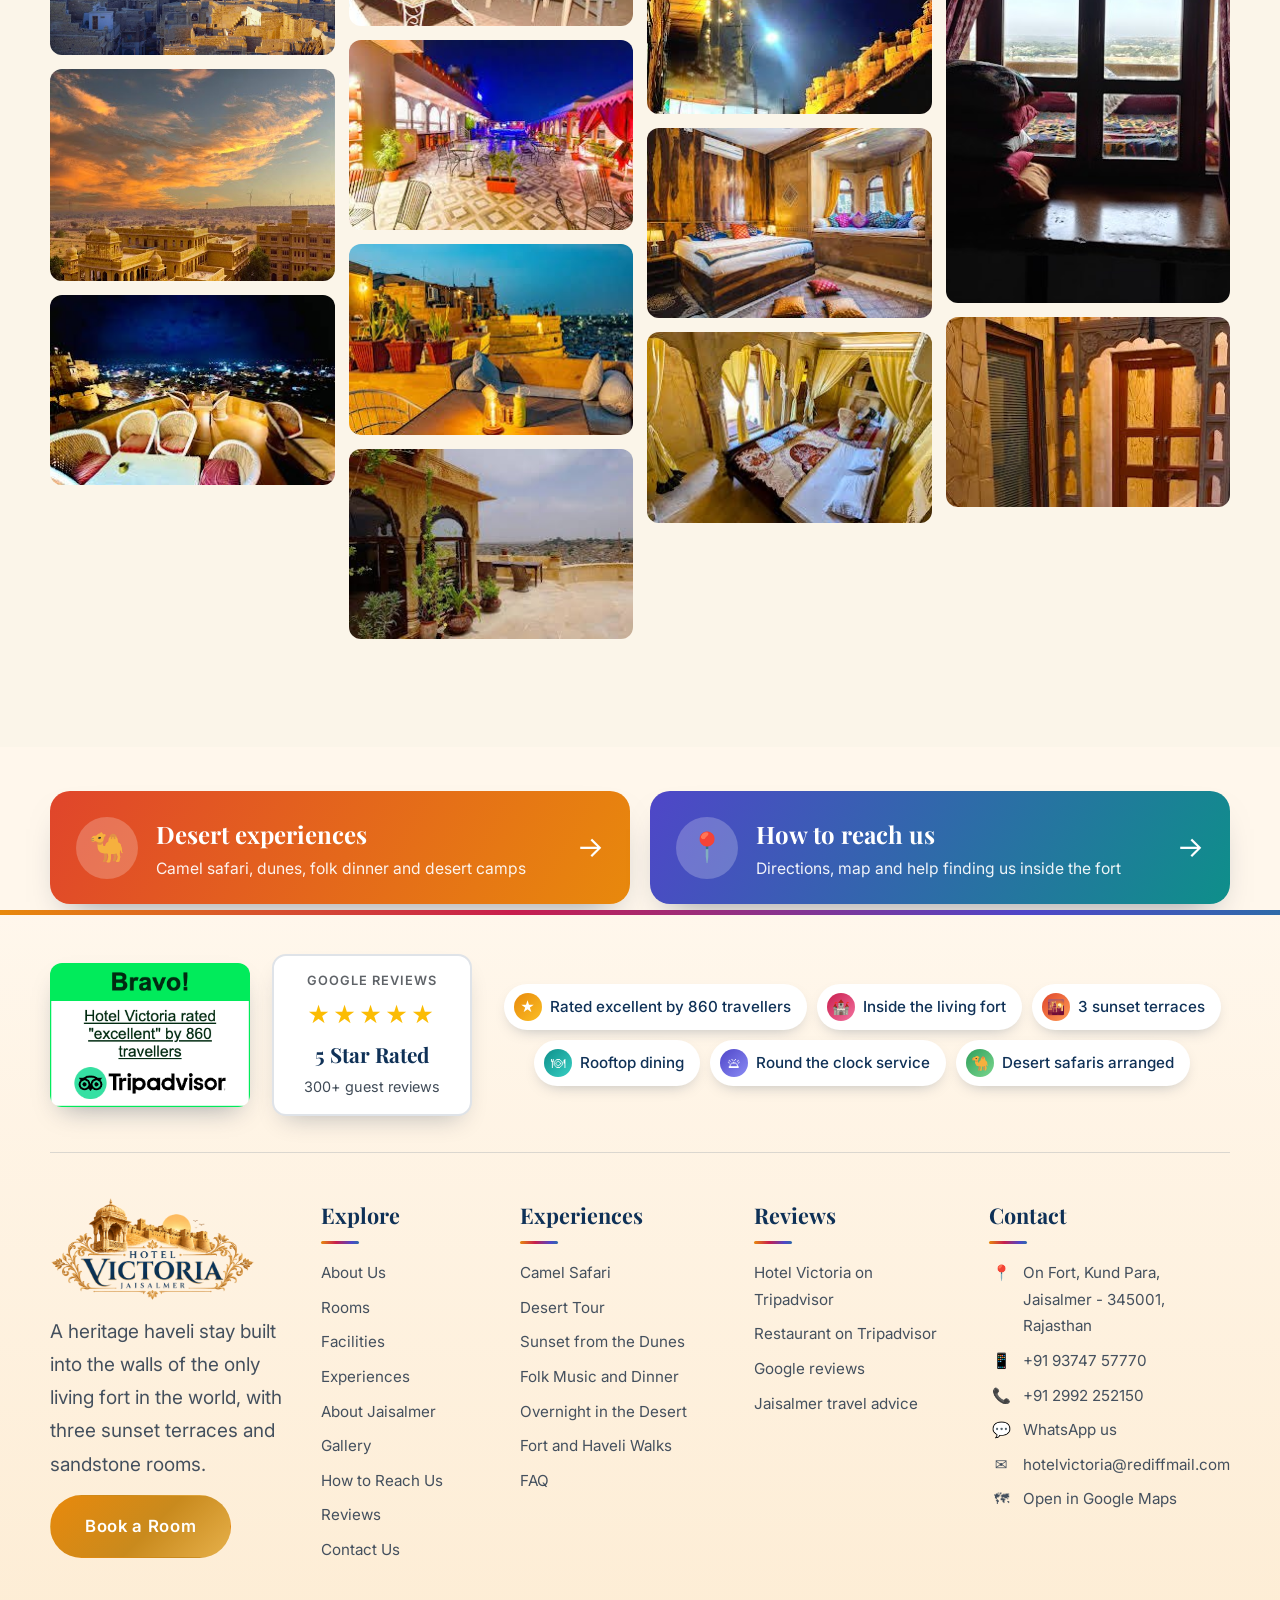
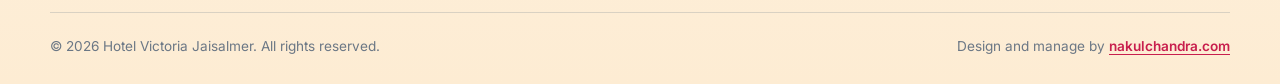
<file: gallery.html>
<!DOCTYPE html>
<html lang="en" class="no-js">
<head>
<meta charset="UTF-8">
<meta name="viewport" content="width=device-width, initial-scale=1">
<title>Photo Gallery | Hotel Victoria Jaisalmer Fort</title>
<meta name="description" content="See rooms, rooftop terraces, sunsets, fort views and food at Hotel Victoria, a heritage hotel inside Jaisalmer Fort, Rajasthan.">
<meta name="keywords" content="hotel in Jaisalmer fort, hotels inside Jaisalmer fort, heritage hotel Jaisalmer, haveli stay Jaisalmer, budget hotel Jaisalmer fort, best hotel in Jaisalmer, hotel with rooftop restaurant Jaisalmer, sunset view hotel Jaisalmer, Hotel Victoria Jaisalmer, Jaisalmer fort stay, Kund Para Jaisalmer hotel, camel safari Jaisalmer, desert camp Jaisalmer, hotels near Jaisalmer fort, Jaisalmer fort hotel booking">
<meta name="robots" content="index, follow, max-image-preview:large">
<link rel="canonical" href="https://hotelvictoriajaisalmer.com/gallery.html">
<meta name="geo.region" content="IN-RJ"><meta name="geo.placename" content="Jaisalmer">
<meta property="og:type" content="website"><meta property="og:site_name" content="Hotel Victoria Jaisalmer"><meta property="og:locale" content="en_IN">
<meta property="og:title" content="Photo Gallery | Hotel Victoria Jaisalmer Fort"><meta property="og:description" content="See rooms, rooftop terraces, sunsets, fort views and food at Hotel Victoria, a heritage hotel inside Jaisalmer Fort, Rajasthan.">
<meta property="og:url" content="https://hotelvictoriajaisalmer.com/gallery.html"><meta property="og:image" content="https://hotelvictoriajaisalmer.com/assets/images/fort-aerial-view.jpg">
<meta name="twitter:card" content="summary_large_image"><meta name="twitter:title" content="Photo Gallery | Hotel Victoria Jaisalmer Fort"><meta name="twitter:description" content="See rooms, rooftop terraces, sunsets, fort views and food at Hotel Victoria, a heritage hotel inside Jaisalmer Fort, Rajasthan."><meta name="twitter:image" content="https://hotelvictoriajaisalmer.com/assets/images/fort-aerial-view.jpg">
<script type="application/ld+json">{"@context": "https://schema.org", "@type": "BreadcrumbList", "itemListElement": [{"@type": "ListItem", "position": 1, "name": "Home", "item": "https://hotelvictoriajaisalmer.com/"}, {"@type": "ListItem", "position": 2, "name": "Gallery", "item": "https://hotelvictoriajaisalmer.com/gallery.html"}]}</script>
<link rel="icon" href="assets/images/logo.png">
<link rel="preconnect" href="https://fonts.googleapis.com">
<link rel="preconnect" href="https://fonts.gstatic.com" crossorigin>
<link href="https://fonts.googleapis.com/css2?family=Playfair+Display:ital,wght@0,500;0,600;0,700;1,500;1,600&family=Inter:wght@400;500;600&display=swap" rel="stylesheet">
<script>document.documentElement.className="js"</script>
<link rel="stylesheet" href="style.css">
</head>
<body>
<div class="topbar">
  <div class="wrap">
    <span>On Fort, Kund Para, Jaisalmer - 345001, Rajasthan</span>
    <span><a href="tel:+919374757770">+91 93747 57770</a> &nbsp;|&nbsp; <a href="mailto:hotelvictoria@rediffmail.com">hotelvictoria@rediffmail.com</a></span>
  </div>
</div>
<header class="site">
  <div class="wrap">
    <a class="brand" href="index.html" aria-label="Hotel Victoria Jaisalmer home"><img src="assets/images/logo.png" alt="Hotel Victoria Jaisalmer logo"></a>
    <button class="burger" aria-label="Toggle menu" aria-expanded="false"><span></span><span></span><span></span></button>
    <nav class="main" id="nav">
      <ul><li><a href="about-us.html">About Us</a></li><li><a href="rooms.html">Rooms</a></li><li><a href="facilities.html">Facilities</a></li><li><a href="experiences.html">Experiences</a></li><li><a href="about-jaisalmer.html">About Jaisalmer</a></li><li><a href="gallery.html" class="active" aria-current="page">Gallery</a></li><li><a href="reviews.html">Reviews</a></li><li><a href="contact-us.html">Contact Us</a></li><li><a class="nav-cta" href="https://hotels.eglobe-solutions.com/hotelvictoriajaisalmer/booking/hotels/hotel-victoria-jaisalmer-jaisalmer#bookingsteps" target="_blank" rel="noopener">Book a Room</a></li></ul>
    </nav>
  </div>
</header>

<main id="top">
<section class="page-hero" style="--hero-img:url('assets/images/terrace-night-fort-view.jpg')">
  <div class="wrap reveal">
    <span class="eyebrow">Hotel Gallery</span>
    <h1>Picture Gallery</h1>
    <div class="crumbs"><a href="index.html">Home</a> &nbsp;/&nbsp; Gallery</div>
  </div>
</section>
<section class="section gallery" id="gallery">
  <div class="wrap">
    <div class="section-head reveal">
      <span class="eyebrow">Hotel Gallery</span>
      <h2>Picture gallery</h2>
      <div class="orn">&#10022;</div>
    </div>
    <div class="g-grid" id="grid"></div>
  </div>
</section>
<div class="lb" id="lb" role="dialog" aria-modal="true" aria-label="Image viewer">
  <button class="x" aria-label="Close">&times;</button><button class="p" aria-label="Previous">&#8249;</button>
  <img alt=""><button class="n" aria-label="Next">&#8250;</button><div class="cap"></div>
</div>

</main>

<section class="qlinks"><div class="wrap qlinks-grid">
  <a class="ql ql1" href="experiences.html"><i>&#128042;</i><span><b>Desert experiences</b><small>Camel safari, dunes, folk dinner and desert camps</small></span><em>&rarr;</em></a>
  <a class="ql ql2" href="how-to-reach.html"><i>&#128205;</i><span><b>How to reach us</b><small>Directions, map and help finding us inside the fort</small></span><em>&rarr;</em></a>
</div></section>
<footer>
  <div class="wrap">
    <div class="fbadges">
      <a class="fb-ta" href="https://www.tripadvisor.in/Hotel_Review-g297667-d646484-Reviews-Hotel_Victoria-Jaisalmer_Jaisalmer_District_Rajasthan.html" target="_blank" rel="noopener" aria-label="Hotel Victoria rated excellent by 860 travellers on Tripadvisor"><img src="assets/images/tripadvisor-badge.png" alt="Bravo! Hotel Victoria rated excellent by 860 travellers on Tripadvisor" width="304" height="220" loading="lazy"></a>
      <a class="fb-g" href="https://www.google.com/travel/search?ts=CAESCgoCCAMKAggDEAAaVwo5EjcyJTB4Mzk0N2JjMjhjNTQxMzJjYjoweDk3MmE5ODlkZmJkOTMwNzI6DkhvdGVsIFZpY3RvcmlhEhoSFAoHCOoPEAsYDhIHCOoPEAsYDxgBMgIQACoHCgU6A0lOUg&qs=CAEyJkNoZ0k4dURrM3QtVHBwV1hBUm9MTDJjdk1YUnhlV04zZW5NUUFROAJCCQlyMNn7nZgql0IJCXIw2fudmCqX&utm_campaign=sharing&utm_medium=link_btn&utm_source=htls" target="_blank" rel="noopener" aria-label="5 star rated on Google, 300 plus reviews"><span class="fbg-t">Google Reviews</span><span class="fbg-s" aria-hidden="true">&#9733;&#9733;&#9733;&#9733;&#9733;</span><b>5 Star Rated</b><span>300+ guest reviews</span></a>
      <div class="fb-pills">
        <span class="p1"><i>&#9733;</i>Rated excellent by 860 travellers</span>
        <span class="p2"><i>&#127984;</i>Inside the living fort</span>
        <span class="p3"><i>&#127751;</i>3 sunset terraces</span>
        <span class="p4"><i>&#127869;</i>Rooftop dining</span>
        <span class="p5"><i>&#128718;</i>Round the clock service</span>
        <span class="p6"><i>&#128042;</i>Desert safaris arranged</span>
      </div>
    </div>
    <div class="f-grid">
      <div>
        <img src="assets/images/logo.png" alt="Hotel Victoria Jaisalmer">
        <p>A heritage haveli stay built into the walls of the only living fort in the world, with three sunset terraces and sandstone rooms.</p>
        <a class="btn btn-gold fbtn" href="https://hotels.eglobe-solutions.com/hotelvictoriajaisalmer/booking/hotels/hotel-victoria-jaisalmer-jaisalmer#bookingsteps" target="_blank" rel="noopener">Book a Room</a>
      </div>
      <div>
        <h4>Explore</h4>
        <ul>
          <li><a href="about-us.html">About Us</a></li><li><a href="rooms.html">Rooms</a></li><li><a href="facilities.html">Facilities</a></li><li><a href="experiences.html">Experiences</a></li><li><a href="about-jaisalmer.html">About Jaisalmer</a></li><li><a href="gallery.html">Gallery</a></li><li><a href="how-to-reach.html">How to Reach Us</a></li><li><a href="reviews.html">Reviews</a></li><li><a href="contact-us.html">Contact Us</a></li>
        </ul>
      </div>
      <div>
        <h4>Experiences</h4>
        <ul>
          <li><a href="experiences.html">Camel Safari</a></li><li><a href="experiences.html">Desert Tour</a></li><li><a href="experiences.html">Sunset from the Dunes</a></li><li><a href="experiences.html">Folk Music and Dinner</a></li><li><a href="experiences.html">Overnight in the Desert</a></li><li><a href="experiences.html">Fort and Haveli Walks</a></li><li><a href="index.html#faq">FAQ</a></li>
        </ul>
      </div>
      <div>
        <h4>Reviews</h4>
        <ul>
          <li><a href="https://www.tripadvisor.in/Hotel_Review-g297667-d646484-Reviews-Hotel_Victoria-Jaisalmer_Jaisalmer_District_Rajasthan.html" target="_blank" rel="noopener">Hotel Victoria on Tripadvisor</a></li>
          <li><a href="https://www.tripadvisor.in/Restaurant_Review-g297667-d2086717-Reviews-Hotel_victoria_Restaurant_jaisalmer-Jaisalmer_Rajasthan.html" target="_blank" rel="noopener">Restaurant on Tripadvisor</a></li>
          <li><a href="https://www.google.com/travel/search?ts=CAESCgoCCAMKAggDEAAaVwo5EjcyJTB4Mzk0N2JjMjhjNTQxMzJjYjoweDk3MmE5ODlkZmJkOTMwNzI6DkhvdGVsIFZpY3RvcmlhEhoSFAoHCOoPEAsYDhIHCOoPEAsYDxgBMgIQACoHCgU6A0lOUg&qs=CAEyJkNoZ0k4dURrM3QtVHBwV1hBUm9MTDJjdk1YUnhlV04zZW5NUUFROAJCCQlyMNn7nZgql0IJCXIw2fudmCqX&utm_campaign=sharing&utm_medium=link_btn&utm_source=htls" target="_blank" rel="noopener">Google reviews</a></li>
          <li><a href="https://www.tripadvisor.in/Tourism-g297667-Jaisalmer_Rajasthan-Vacations.html" target="_blank" rel="noopener">Jaisalmer travel advice</a></li>
        </ul>
      </div>
      <div>
        <h4>Contact</h4>
        <ul class="f-contact">
          <li><span>&#128205;</span>On Fort, Kund Para, Jaisalmer - 345001, Rajasthan</li>
          <li><span>&#128241;</span><a href="tel:+919374757770">+91 93747 57770</a></li>
          <li><span>&#128222;</span><a href="tel:+912992252150">+91 2992 252150</a></li>
          <li><span>&#128172;</span><a href="https://wa.me/919374757770" target="_blank" rel="noopener">WhatsApp us</a></li>
          <li><span>&#9993;</span><a href="mailto:hotelvictoria@rediffmail.com">hotelvictoria@rediffmail.com</a></li>
          <li><span>&#128506;</span><a href="https://www.google.com/travel/search?ts=CAESCgoCCAMKAggDEAAaVwo5EjcyJTB4Mzk0N2JjMjhjNTQxMzJjYjoweDk3MmE5ODlkZmJkOTMwNzI6DkhvdGVsIFZpY3RvcmlhEhoSFAoHCOoPEAsYDhIHCOoPEAsYDxgBMgIQACoHCgU6A0lOUg&qs=CAEyJkNoZ0k4dURrM3QtVHBwV1hBUm9MTDJjdk1YUnhlV04zZW5NUUFROAJCCQlyMNn7nZgql0IJCXIw2fudmCqX&utm_campaign=sharing&utm_medium=link_btn&utm_source=htls" target="_blank" rel="noopener">Open in Google Maps</a></li>
        </ul>
      </div>
    </div>
    <div class="copy"><span>&copy; <span id="yr"></span> Hotel Victoria Jaisalmer. All rights reserved.</span><span class="design">Design and manage by <a href="https://nakulchandra.com/" target="_blank" rel="noopener">nakulchandra.com</a></span></div>
  </div>
</footer>

<div class="float-call">
  <a class="wa" href="https://wa.me/919374757770" target="_blank" rel="noopener" aria-label="WhatsApp">&#128172;</a>
  <a class="ph" href="tel:+919374757770" aria-label="Call the hotel">&#128222;</a>
</div>
<script src="site.js"></script>
<script src="reviews-popup.js" defer></script>
<script src="fx.js" defer></script>
</body>
</html>
</file>
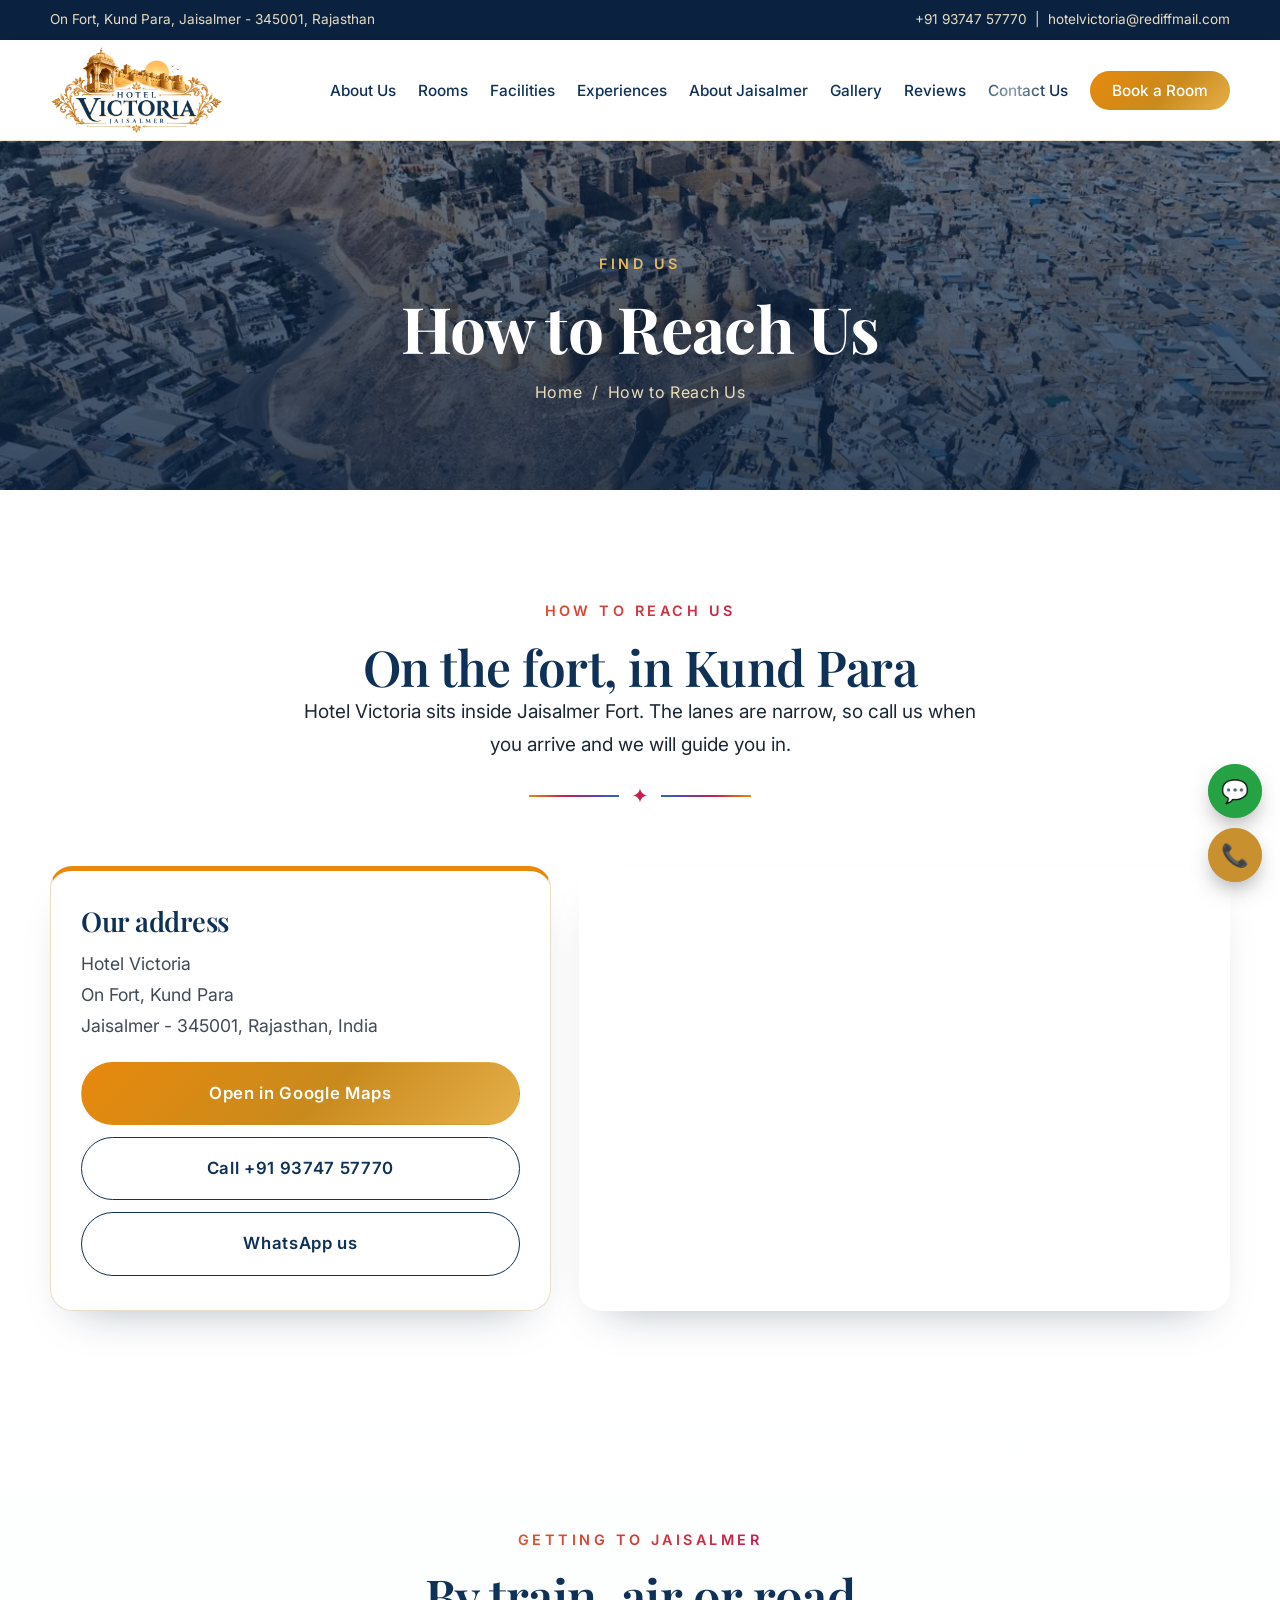
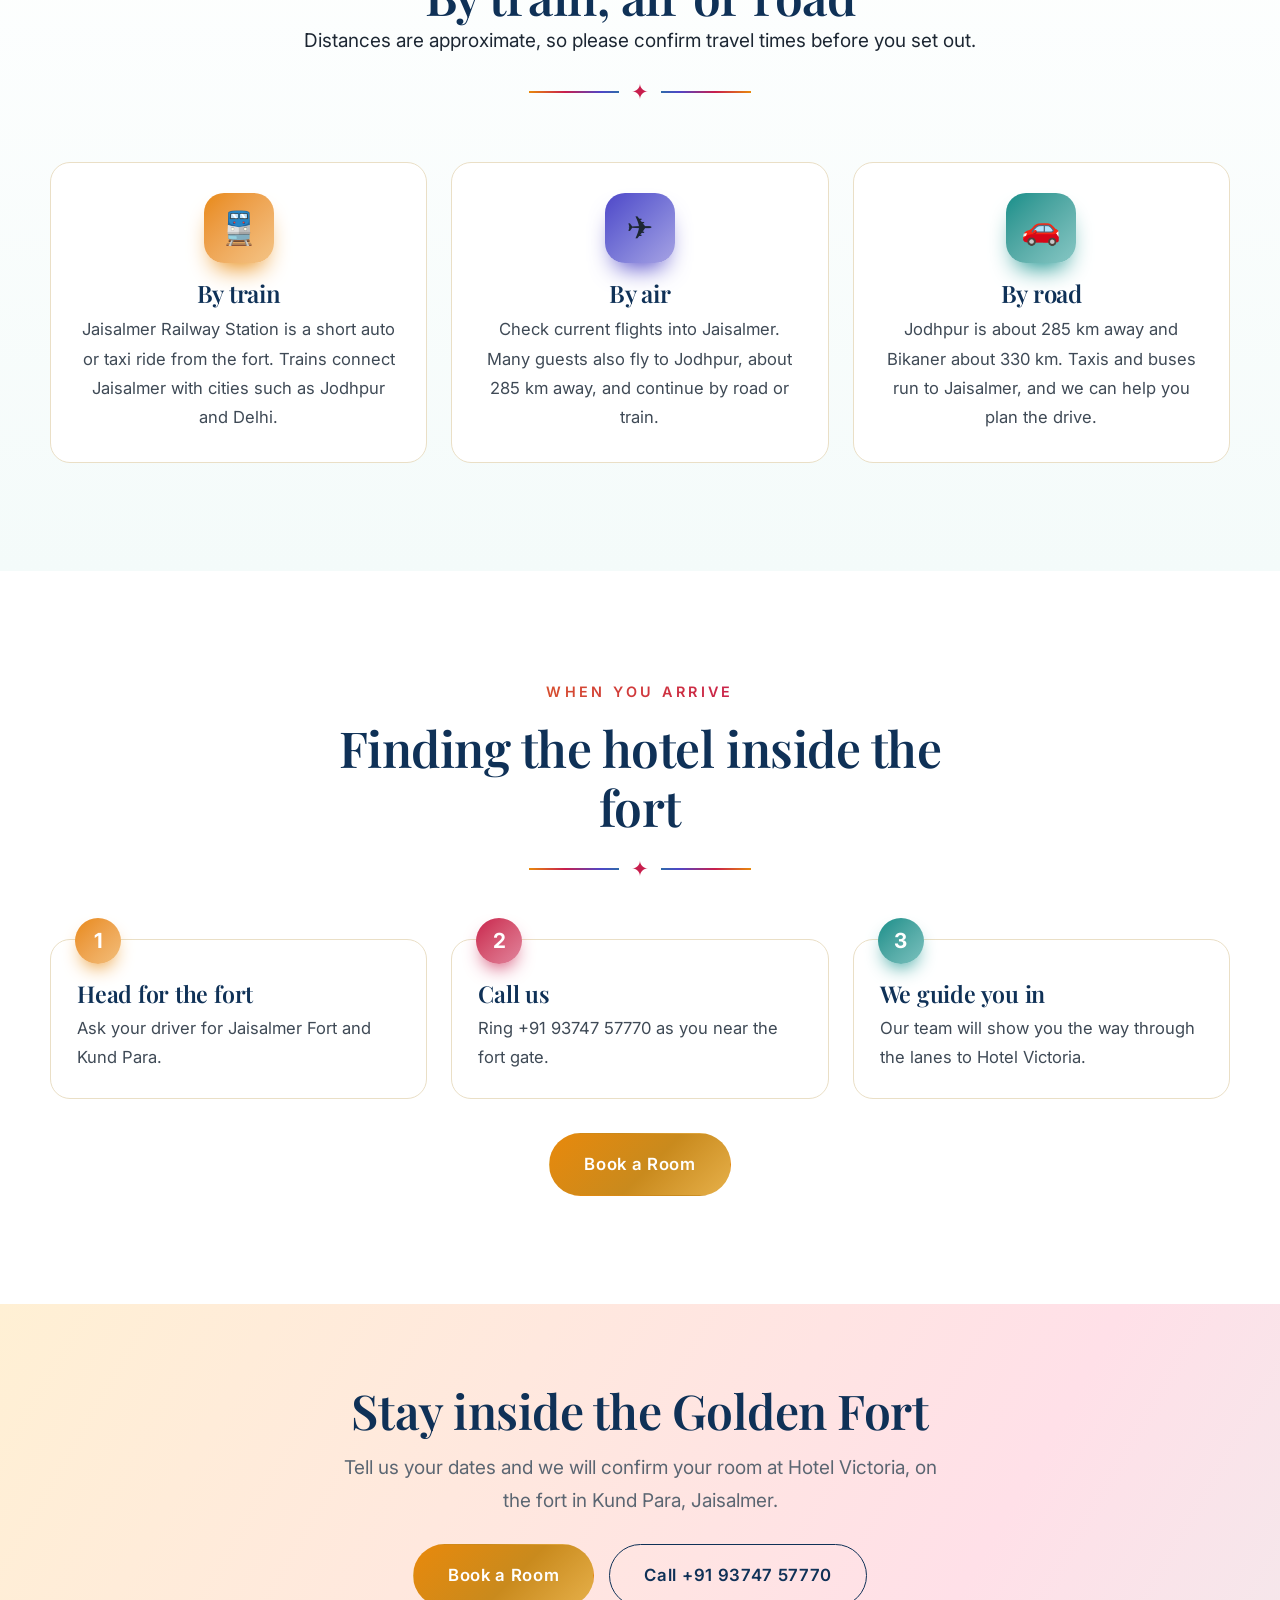
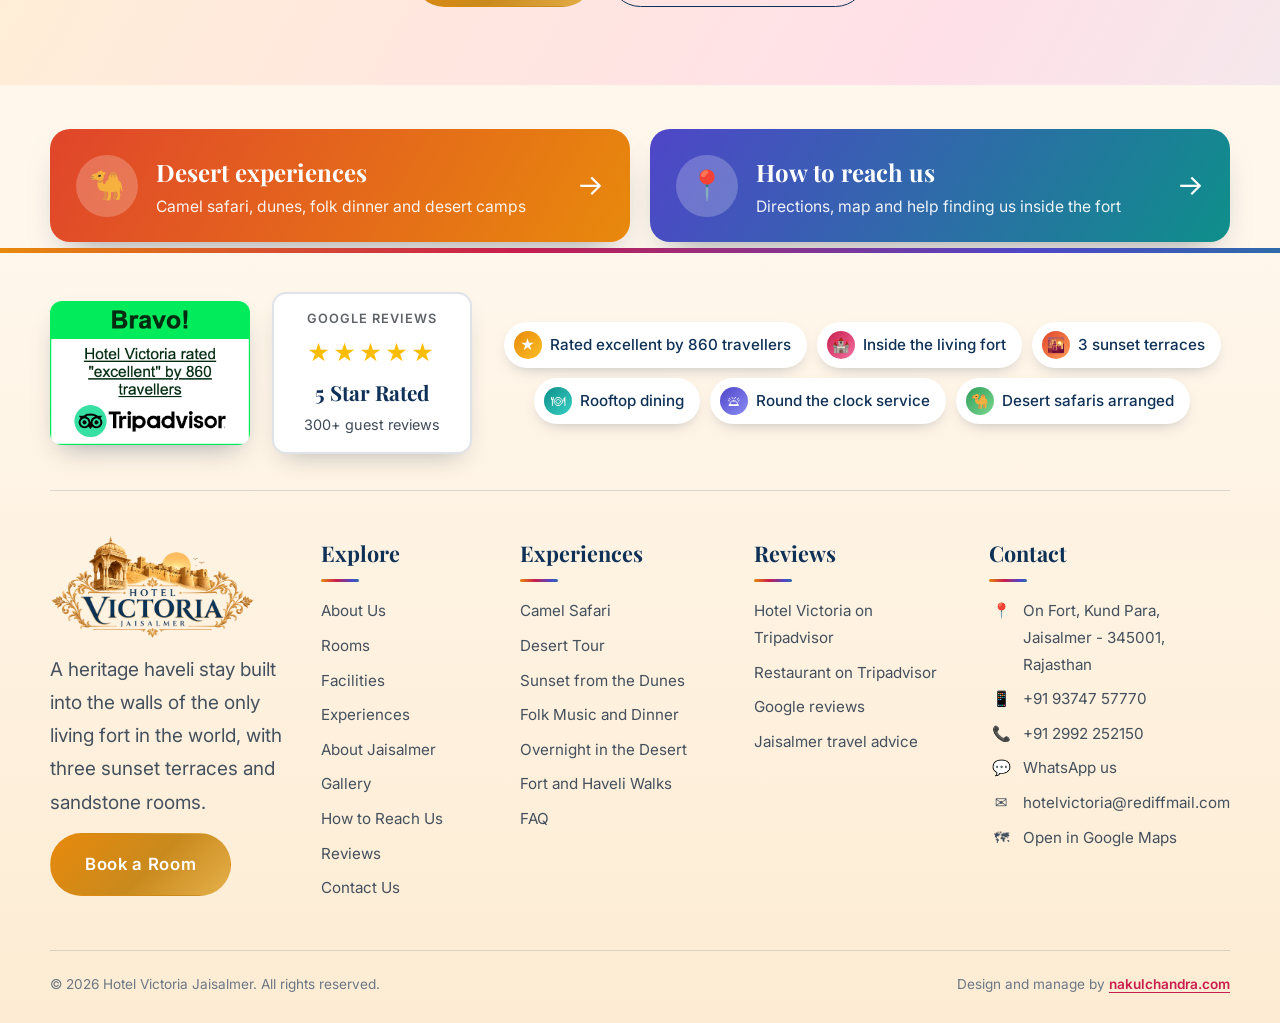
<file: how-to-reach.html>
<!DOCTYPE html>
<html lang="en" class="no-js">
<head>
<meta charset="UTF-8">
<meta name="viewport" content="width=device-width, initial-scale=1">
<title>How to Reach Hotel Victoria | Jaisalmer Fort Directions</title>
<meta name="description" content="Directions to Hotel Victoria inside Jaisalmer Fort, Kund Para: address, map, how to get here by train, air and road, and how we guide you in.">
<meta name="keywords" content="hotel in Jaisalmer fort, hotels inside Jaisalmer fort, heritage hotel Jaisalmer, haveli stay Jaisalmer, budget hotel Jaisalmer fort, best hotel in Jaisalmer, hotel with rooftop restaurant Jaisalmer, sunset view hotel Jaisalmer, Hotel Victoria Jaisalmer, Jaisalmer fort stay, Kund Para Jaisalmer hotel, camel safari Jaisalmer, desert camp Jaisalmer, hotels near Jaisalmer fort, Jaisalmer fort hotel booking">
<meta name="robots" content="index, follow, max-image-preview:large">
<link rel="canonical" href="https://hotelvictoriajaisalmer.com/how-to-reach.html">
<meta name="geo.region" content="IN-RJ"><meta name="geo.placename" content="Jaisalmer">
<meta property="og:type" content="website"><meta property="og:site_name" content="Hotel Victoria Jaisalmer"><meta property="og:locale" content="en_IN">
<meta property="og:title" content="How to Reach Hotel Victoria | Jaisalmer Fort Directions"><meta property="og:description" content="Directions to Hotel Victoria inside Jaisalmer Fort, Kund Para: address, map, how to get here by train, air and road, and how we guide you in.">
<meta property="og:url" content="https://hotelvictoriajaisalmer.com/how-to-reach.html"><meta property="og:image" content="https://hotelvictoriajaisalmer.com/assets/images/fort-aerial-view.jpg">
<meta name="twitter:card" content="summary_large_image"><meta name="twitter:title" content="How to Reach Hotel Victoria | Jaisalmer Fort Directions"><meta name="twitter:description" content="Directions to Hotel Victoria inside Jaisalmer Fort, Kund Para: address, map, how to get here by train, air and road, and how we guide you in."><meta name="twitter:image" content="https://hotelvictoriajaisalmer.com/assets/images/fort-aerial-view.jpg">
<script type="application/ld+json">{"@context": "https://schema.org", "@type": "BreadcrumbList", "itemListElement": [{"@type": "ListItem", "position": 1, "name": "Home", "item": "https://hotelvictoriajaisalmer.com/"}, {"@type": "ListItem", "position": 2, "name": "How to Reach Us", "item": "https://hotelvictoriajaisalmer.com/how-to-reach.html"}]}</script>
<link rel="icon" href="assets/images/logo.png">
<link rel="preconnect" href="https://fonts.googleapis.com">
<link rel="preconnect" href="https://fonts.gstatic.com" crossorigin>
<link href="https://fonts.googleapis.com/css2?family=Playfair+Display:ital,wght@0,500;0,600;0,700;1,500;1,600&family=Inter:wght@400;500;600&display=swap" rel="stylesheet">
<script>document.documentElement.className="js"</script>
<link rel="stylesheet" href="style.css">
</head>
<body>
<div class="topbar">
  <div class="wrap">
    <span>On Fort, Kund Para, Jaisalmer - 345001, Rajasthan</span>
    <span><a href="tel:+919374757770">+91 93747 57770</a> &nbsp;|&nbsp; <a href="mailto:hotelvictoria@rediffmail.com">hotelvictoria@rediffmail.com</a></span>
  </div>
</div>
<header class="site">
  <div class="wrap">
    <a class="brand" href="index.html" aria-label="Hotel Victoria Jaisalmer home"><img src="assets/images/logo.png" alt="Hotel Victoria Jaisalmer logo"></a>
    <button class="burger" aria-label="Toggle menu" aria-expanded="false"><span></span><span></span><span></span></button>
    <nav class="main" id="nav">
      <ul><li><a href="about-us.html">About Us</a></li><li><a href="rooms.html">Rooms</a></li><li><a href="facilities.html">Facilities</a></li><li><a href="experiences.html">Experiences</a></li><li><a href="about-jaisalmer.html">About Jaisalmer</a></li><li><a href="gallery.html">Gallery</a></li><li><a href="reviews.html">Reviews</a></li><li><a href="contact-us.html">Contact Us</a></li><li><a class="nav-cta" href="https://hotels.eglobe-solutions.com/hotelvictoriajaisalmer/booking/hotels/hotel-victoria-jaisalmer-jaisalmer#bookingsteps" target="_blank" rel="noopener">Book a Room</a></li></ul>
    </nav>
  </div>
</header>

<main id="top">
<section class="page-hero" style="--hero-img:url('assets/images/fort-aerial-view.jpg')">
  <div class="wrap reveal">
    <span class="eyebrow">Find Us</span>
    <h1>How to Reach Us</h1>
    <div class="crumbs"><a href="index.html">Home</a> &nbsp;/&nbsp; How to Reach Us</div>
  </div>
</section>
<section class="section reach-sec"><div class="wrap"><div class="section-head reveal"><span class="eyebrow">How to Reach Us</span><h2>On the fort, in Kund Para</h2><p>Hotel Victoria sits inside Jaisalmer Fort. The lanes are narrow, so call us when you arrive and we will guide you in.</p><div class="orn">&#10022;</div></div><div class="reach-top"><div class="reach-card reveal"><h3>Our address</h3><p>Hotel Victoria<br>On Fort, Kund Para<br>Jaisalmer - 345001, Rajasthan, India</p><div class="reach-btns"><a class="btn btn-gold" href="https://www.google.com/travel/search?ts=CAESCgoCCAMKAggDEAAaVwo5EjcyJTB4Mzk0N2JjMjhjNTQxMzJjYjoweDk3MmE5ODlkZmJkOTMwNzI6DkhvdGVsIFZpY3RvcmlhEhoSFAoHCOoPEAsYDhIHCOoPEAsYDxgBMgIQACoHCgU6A0lOUg&qs=CAEyJkNoZ0k4dURrM3QtVHBwV1hBUm9MTDJjdk1YUnhlV04zZW5NUUFROAJCCQlyMNn7nZgql0IJCXIw2fudmCqX&utm_campaign=sharing&utm_medium=link_btn&utm_source=htls" target="_blank" rel="noopener">Open in Google Maps</a><a class="btn btn-ghost-dark" href="tel:+919374757770">Call +91 93747 57770</a><a class="btn btn-ghost-dark" href="https://wa.me/919374757770" target="_blank" rel="noopener">WhatsApp us</a></div></div><div class="map reveal" style="margin-top:0"><iframe loading="lazy" title="Hotel Victoria Jaisalmer on Google Maps" src="https://www.google.com/maps?q=Hotel+Victoria+Jaisalmer+Kund+Para+Fort&amp;output=embed" allowfullscreen referrerpolicy="no-referrer-when-downgrade" style="height:440px"></iframe></div></div></div></section><section class="section reach-ways"><div class="wrap"><div class="section-head reveal"><span class="eyebrow">Getting to Jaisalmer</span><h2>By train, air or road</h2><p>Distances are approximate, so please confirm travel times before you set out.</p><div class="orn">&#10022;</div></div><div class="way-grid"><article class="way reveal" style="--c:#e8890c"><i>&#128646;</i><h3>By train</h3><p>Jaisalmer Railway Station is a short auto or taxi ride from the fort. Trains connect Jaisalmer with cities such as Jodhpur and Delhi.</p></article><article class="way reveal" style="--c:#4f46c8"><i>&#9992;</i><h3>By air</h3><p>Check current flights into Jaisalmer. Many guests also fly to Jodhpur, about 285 km away, and continue by road or train.</p></article><article class="way reveal" style="--c:#0e8f8a"><i>&#128663;</i><h3>By road</h3><p>Jodhpur is about 285 km away and Bikaner about 330 km. Taxis and buses run to Jaisalmer, and we can help you plan the drive.</p></article></div></div></section><section class="section reach-steps"><div class="wrap"><div class="section-head reveal"><span class="eyebrow">When You Arrive</span><h2>Finding the hotel inside the fort</h2><div class="orn">&#10022;</div></div><ol class="steps3"><li class="reveal" style="--c:#e8890c"><b>1</b><h3>Head for the fort</h3><p>Ask your driver for Jaisalmer Fort and Kund Para.</p></li><li class="reveal" style="--c:#c81e4d"><b>2</b><h3>Call us</h3><p>Ring +91 93747 57770 as you near the fort gate.</p></li><li class="reveal" style="--c:#0e8f8a"><b>3</b><h3>We guide you in</h3><p>Our team will show you the way through the lanes to Hotel Victoria.</p></li></ol><p class="reveal" style="text-align:center;margin-top:34px"><a class="btn btn-gold" href="https://hotels.eglobe-solutions.com/hotelvictoriajaisalmer/booking/hotels/hotel-victoria-jaisalmer-jaisalmer#bookingsteps" target="_blank" rel="noopener">Book a Room</a></p></div></section>
<section class="cta-band">
  <div class="wrap reveal">
    <h2>Stay inside the Golden Fort</h2>
    <p>Tell us your dates and we will confirm your room at Hotel Victoria, on the fort in Kund Para, Jaisalmer.</p>
    <a class="btn btn-gold" href="https://hotels.eglobe-solutions.com/hotelvictoriajaisalmer/booking/hotels/hotel-victoria-jaisalmer-jaisalmer#bookingsteps" target="_blank" rel="noopener">Book a Room</a>
    &nbsp; <a class="btn btn-ghost" href="tel:+919374757770">Call +91 93747 57770</a>
  </div>
</section>
</main>

<section class="qlinks"><div class="wrap qlinks-grid">
  <a class="ql ql1" href="experiences.html"><i>&#128042;</i><span><b>Desert experiences</b><small>Camel safari, dunes, folk dinner and desert camps</small></span><em>&rarr;</em></a>
  <a class="ql ql2" href="how-to-reach.html"><i>&#128205;</i><span><b>How to reach us</b><small>Directions, map and help finding us inside the fort</small></span><em>&rarr;</em></a>
</div></section>
<footer>
  <div class="wrap">
    <div class="fbadges">
      <a class="fb-ta" href="https://www.tripadvisor.in/Hotel_Review-g297667-d646484-Reviews-Hotel_Victoria-Jaisalmer_Jaisalmer_District_Rajasthan.html" target="_blank" rel="noopener" aria-label="Hotel Victoria rated excellent by 860 travellers on Tripadvisor"><img src="assets/images/tripadvisor-badge.png" alt="Bravo! Hotel Victoria rated excellent by 860 travellers on Tripadvisor" width="304" height="220" loading="lazy"></a>
      <a class="fb-g" href="https://www.google.com/travel/search?ts=CAESCgoCCAMKAggDEAAaVwo5EjcyJTB4Mzk0N2JjMjhjNTQxMzJjYjoweDk3MmE5ODlkZmJkOTMwNzI6DkhvdGVsIFZpY3RvcmlhEhoSFAoHCOoPEAsYDhIHCOoPEAsYDxgBMgIQACoHCgU6A0lOUg&qs=CAEyJkNoZ0k4dURrM3QtVHBwV1hBUm9MTDJjdk1YUnhlV04zZW5NUUFROAJCCQlyMNn7nZgql0IJCXIw2fudmCqX&utm_campaign=sharing&utm_medium=link_btn&utm_source=htls" target="_blank" rel="noopener" aria-label="5 star rated on Google, 300 plus reviews"><span class="fbg-t">Google Reviews</span><span class="fbg-s" aria-hidden="true">&#9733;&#9733;&#9733;&#9733;&#9733;</span><b>5 Star Rated</b><span>300+ guest reviews</span></a>
      <div class="fb-pills">
        <span class="p1"><i>&#9733;</i>Rated excellent by 860 travellers</span>
        <span class="p2"><i>&#127984;</i>Inside the living fort</span>
        <span class="p3"><i>&#127751;</i>3 sunset terraces</span>
        <span class="p4"><i>&#127869;</i>Rooftop dining</span>
        <span class="p5"><i>&#128718;</i>Round the clock service</span>
        <span class="p6"><i>&#128042;</i>Desert safaris arranged</span>
      </div>
    </div>
    <div class="f-grid">
      <div>
        <img src="assets/images/logo.png" alt="Hotel Victoria Jaisalmer">
        <p>A heritage haveli stay built into the walls of the only living fort in the world, with three sunset terraces and sandstone rooms.</p>
        <a class="btn btn-gold fbtn" href="https://hotels.eglobe-solutions.com/hotelvictoriajaisalmer/booking/hotels/hotel-victoria-jaisalmer-jaisalmer#bookingsteps" target="_blank" rel="noopener">Book a Room</a>
      </div>
      <div>
        <h4>Explore</h4>
        <ul>
          <li><a href="about-us.html">About Us</a></li><li><a href="rooms.html">Rooms</a></li><li><a href="facilities.html">Facilities</a></li><li><a href="experiences.html">Experiences</a></li><li><a href="about-jaisalmer.html">About Jaisalmer</a></li><li><a href="gallery.html">Gallery</a></li><li><a href="how-to-reach.html">How to Reach Us</a></li><li><a href="reviews.html">Reviews</a></li><li><a href="contact-us.html">Contact Us</a></li>
        </ul>
      </div>
      <div>
        <h4>Experiences</h4>
        <ul>
          <li><a href="experiences.html">Camel Safari</a></li><li><a href="experiences.html">Desert Tour</a></li><li><a href="experiences.html">Sunset from the Dunes</a></li><li><a href="experiences.html">Folk Music and Dinner</a></li><li><a href="experiences.html">Overnight in the Desert</a></li><li><a href="experiences.html">Fort and Haveli Walks</a></li><li><a href="index.html#faq">FAQ</a></li>
        </ul>
      </div>
      <div>
        <h4>Reviews</h4>
        <ul>
          <li><a href="https://www.tripadvisor.in/Hotel_Review-g297667-d646484-Reviews-Hotel_Victoria-Jaisalmer_Jaisalmer_District_Rajasthan.html" target="_blank" rel="noopener">Hotel Victoria on Tripadvisor</a></li>
          <li><a href="https://www.tripadvisor.in/Restaurant_Review-g297667-d2086717-Reviews-Hotel_victoria_Restaurant_jaisalmer-Jaisalmer_Rajasthan.html" target="_blank" rel="noopener">Restaurant on Tripadvisor</a></li>
          <li><a href="https://www.google.com/travel/search?ts=CAESCgoCCAMKAggDEAAaVwo5EjcyJTB4Mzk0N2JjMjhjNTQxMzJjYjoweDk3MmE5ODlkZmJkOTMwNzI6DkhvdGVsIFZpY3RvcmlhEhoSFAoHCOoPEAsYDhIHCOoPEAsYDxgBMgIQACoHCgU6A0lOUg&qs=CAEyJkNoZ0k4dURrM3QtVHBwV1hBUm9MTDJjdk1YUnhlV04zZW5NUUFROAJCCQlyMNn7nZgql0IJCXIw2fudmCqX&utm_campaign=sharing&utm_medium=link_btn&utm_source=htls" target="_blank" rel="noopener">Google reviews</a></li>
          <li><a href="https://www.tripadvisor.in/Tourism-g297667-Jaisalmer_Rajasthan-Vacations.html" target="_blank" rel="noopener">Jaisalmer travel advice</a></li>
        </ul>
      </div>
      <div>
        <h4>Contact</h4>
        <ul class="f-contact">
          <li><span>&#128205;</span>On Fort, Kund Para, Jaisalmer - 345001, Rajasthan</li>
          <li><span>&#128241;</span><a href="tel:+919374757770">+91 93747 57770</a></li>
          <li><span>&#128222;</span><a href="tel:+912992252150">+91 2992 252150</a></li>
          <li><span>&#128172;</span><a href="https://wa.me/919374757770" target="_blank" rel="noopener">WhatsApp us</a></li>
          <li><span>&#9993;</span><a href="mailto:hotelvictoria@rediffmail.com">hotelvictoria@rediffmail.com</a></li>
          <li><span>&#128506;</span><a href="https://www.google.com/travel/search?ts=CAESCgoCCAMKAggDEAAaVwo5EjcyJTB4Mzk0N2JjMjhjNTQxMzJjYjoweDk3MmE5ODlkZmJkOTMwNzI6DkhvdGVsIFZpY3RvcmlhEhoSFAoHCOoPEAsYDhIHCOoPEAsYDxgBMgIQACoHCgU6A0lOUg&qs=CAEyJkNoZ0k4dURrM3QtVHBwV1hBUm9MTDJjdk1YUnhlV04zZW5NUUFROAJCCQlyMNn7nZgql0IJCXIw2fudmCqX&utm_campaign=sharing&utm_medium=link_btn&utm_source=htls" target="_blank" rel="noopener">Open in Google Maps</a></li>
        </ul>
      </div>
    </div>
    <div class="copy"><span>&copy; <span id="yr"></span> Hotel Victoria Jaisalmer. All rights reserved.</span><span class="design">Design and manage by <a href="https://nakulchandra.com/" target="_blank" rel="noopener">nakulchandra.com</a></span></div>
  </div>
</footer>

<div class="float-call">
  <a class="wa" href="https://wa.me/919374757770" target="_blank" rel="noopener" aria-label="WhatsApp">&#128172;</a>
  <a class="ph" href="tel:+919374757770" aria-label="Call the hotel">&#128222;</a>
</div>
<script src="site.js"></script>
<script src="reviews-popup.js" defer></script>
<script src="fx.js" defer></script>
</body>
</html>
</file>
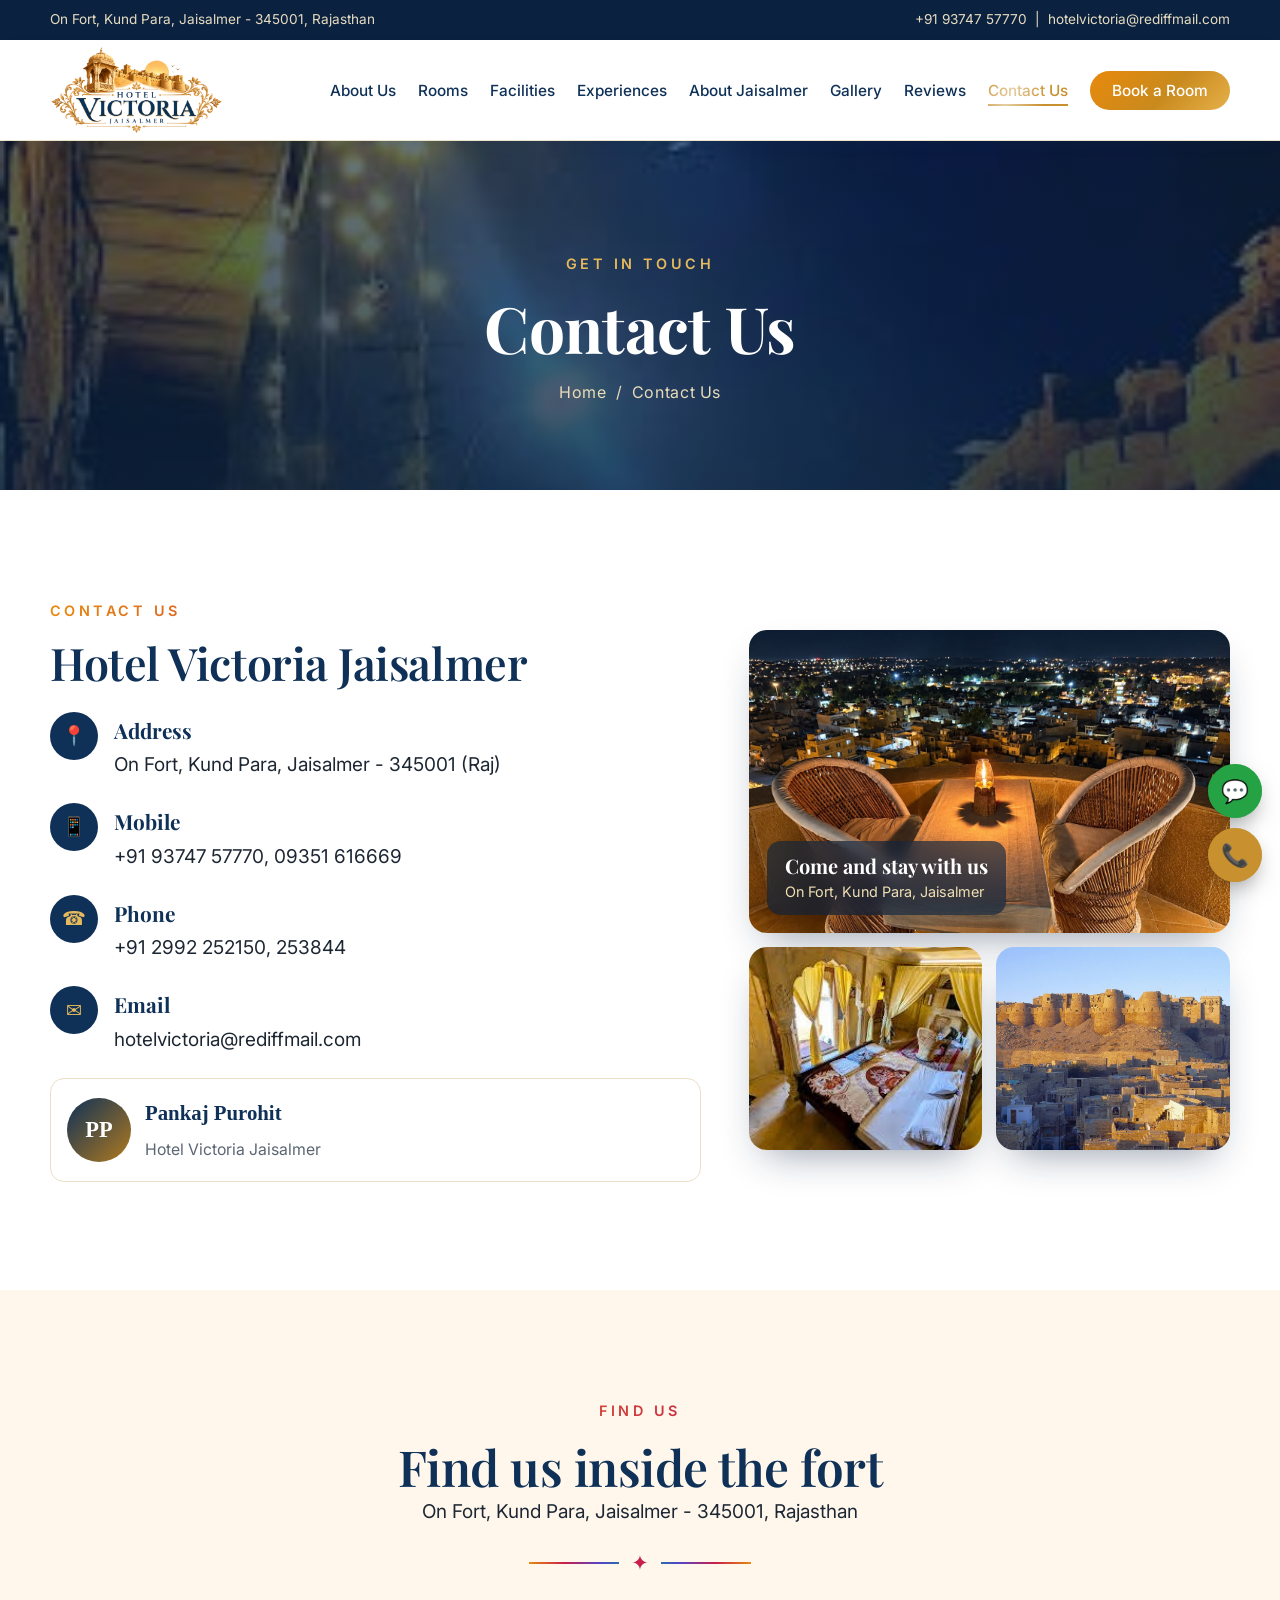
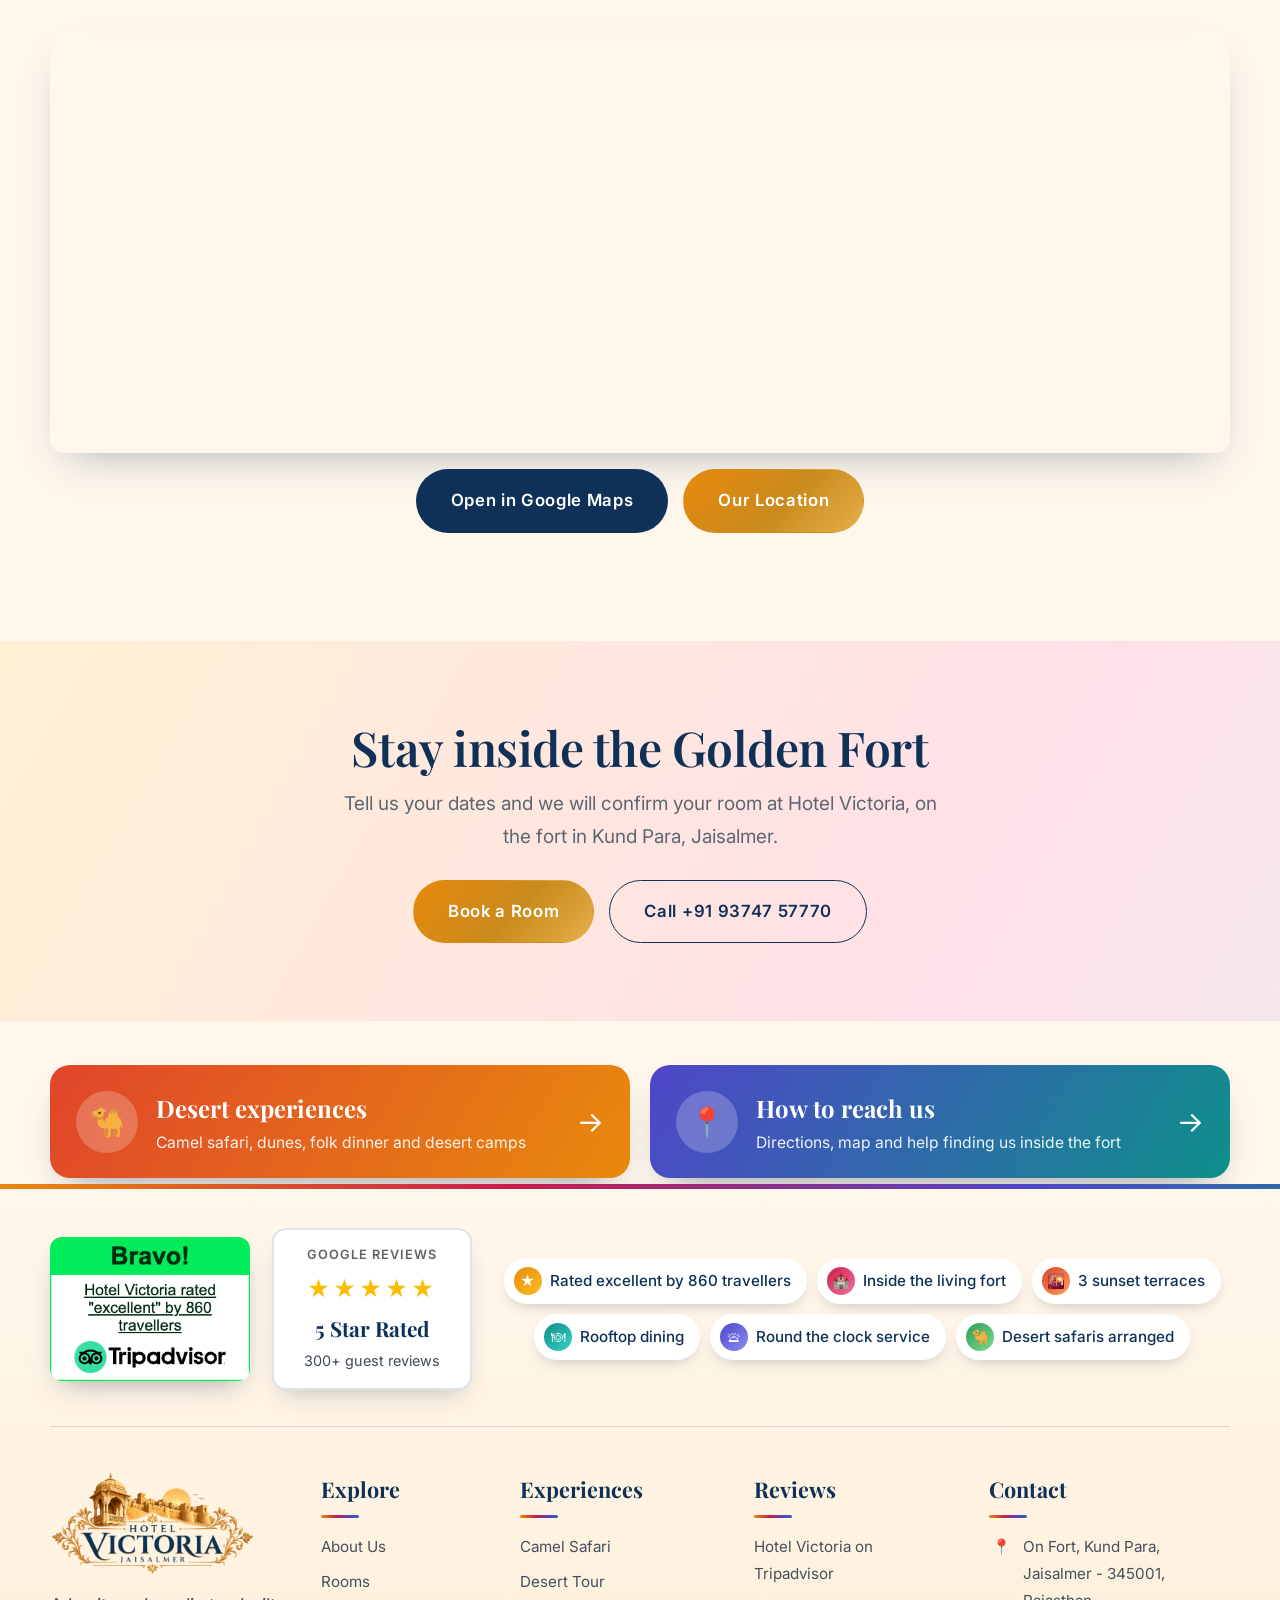
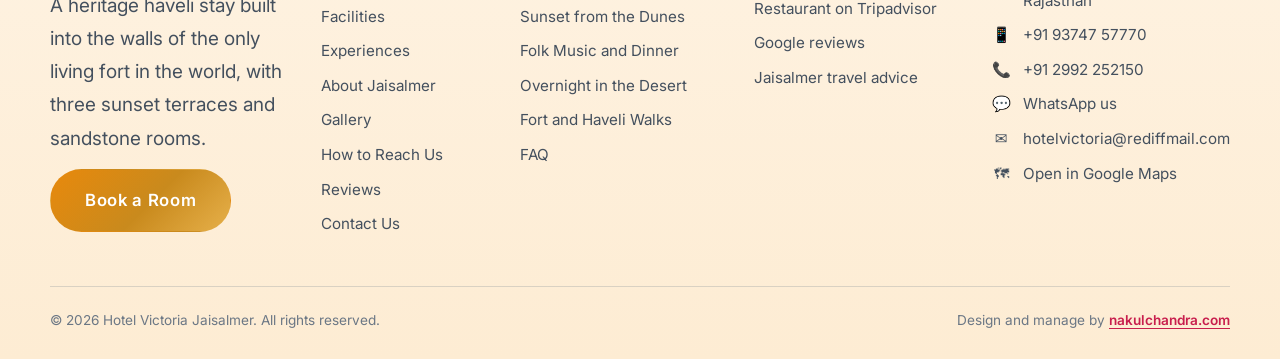
<file: make-enquiry.html>
<!DOCTYPE html>
<html lang="en"><head><meta charset="UTF-8"><meta name="viewport" content="width=device-width, initial-scale=1"><title>Make Enquiry | Hotel Victoria Jaisalmer</title><meta http-equiv="refresh" content="0; url=contact-us.html#enquiry"><link rel="canonical" href="contact-us.html"><meta name="robots" content="noindex"></head><body><p>This page has moved to <a href="contact-us.html#enquiry">Contact Us</a>.</p><script>location.replace("contact-us.html"+location.search+"#enquiry")</script></body></html>
</file>
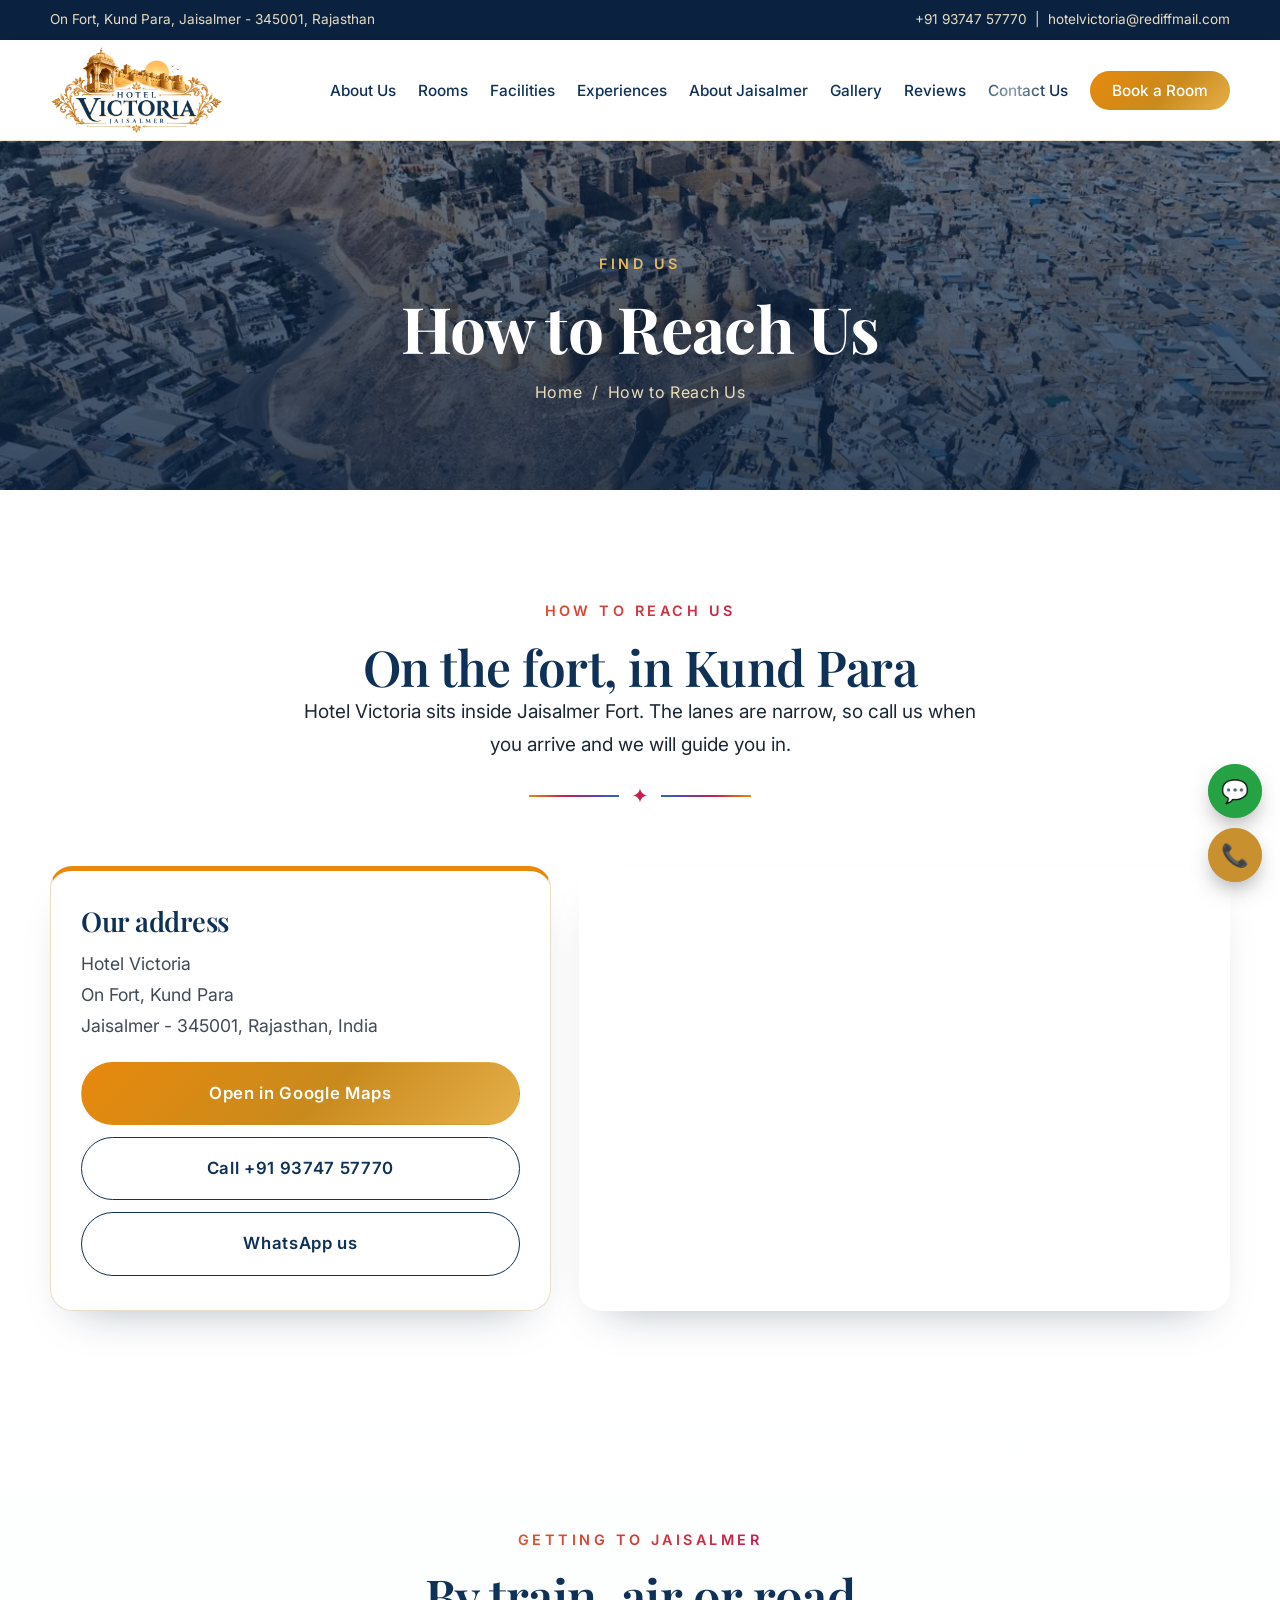
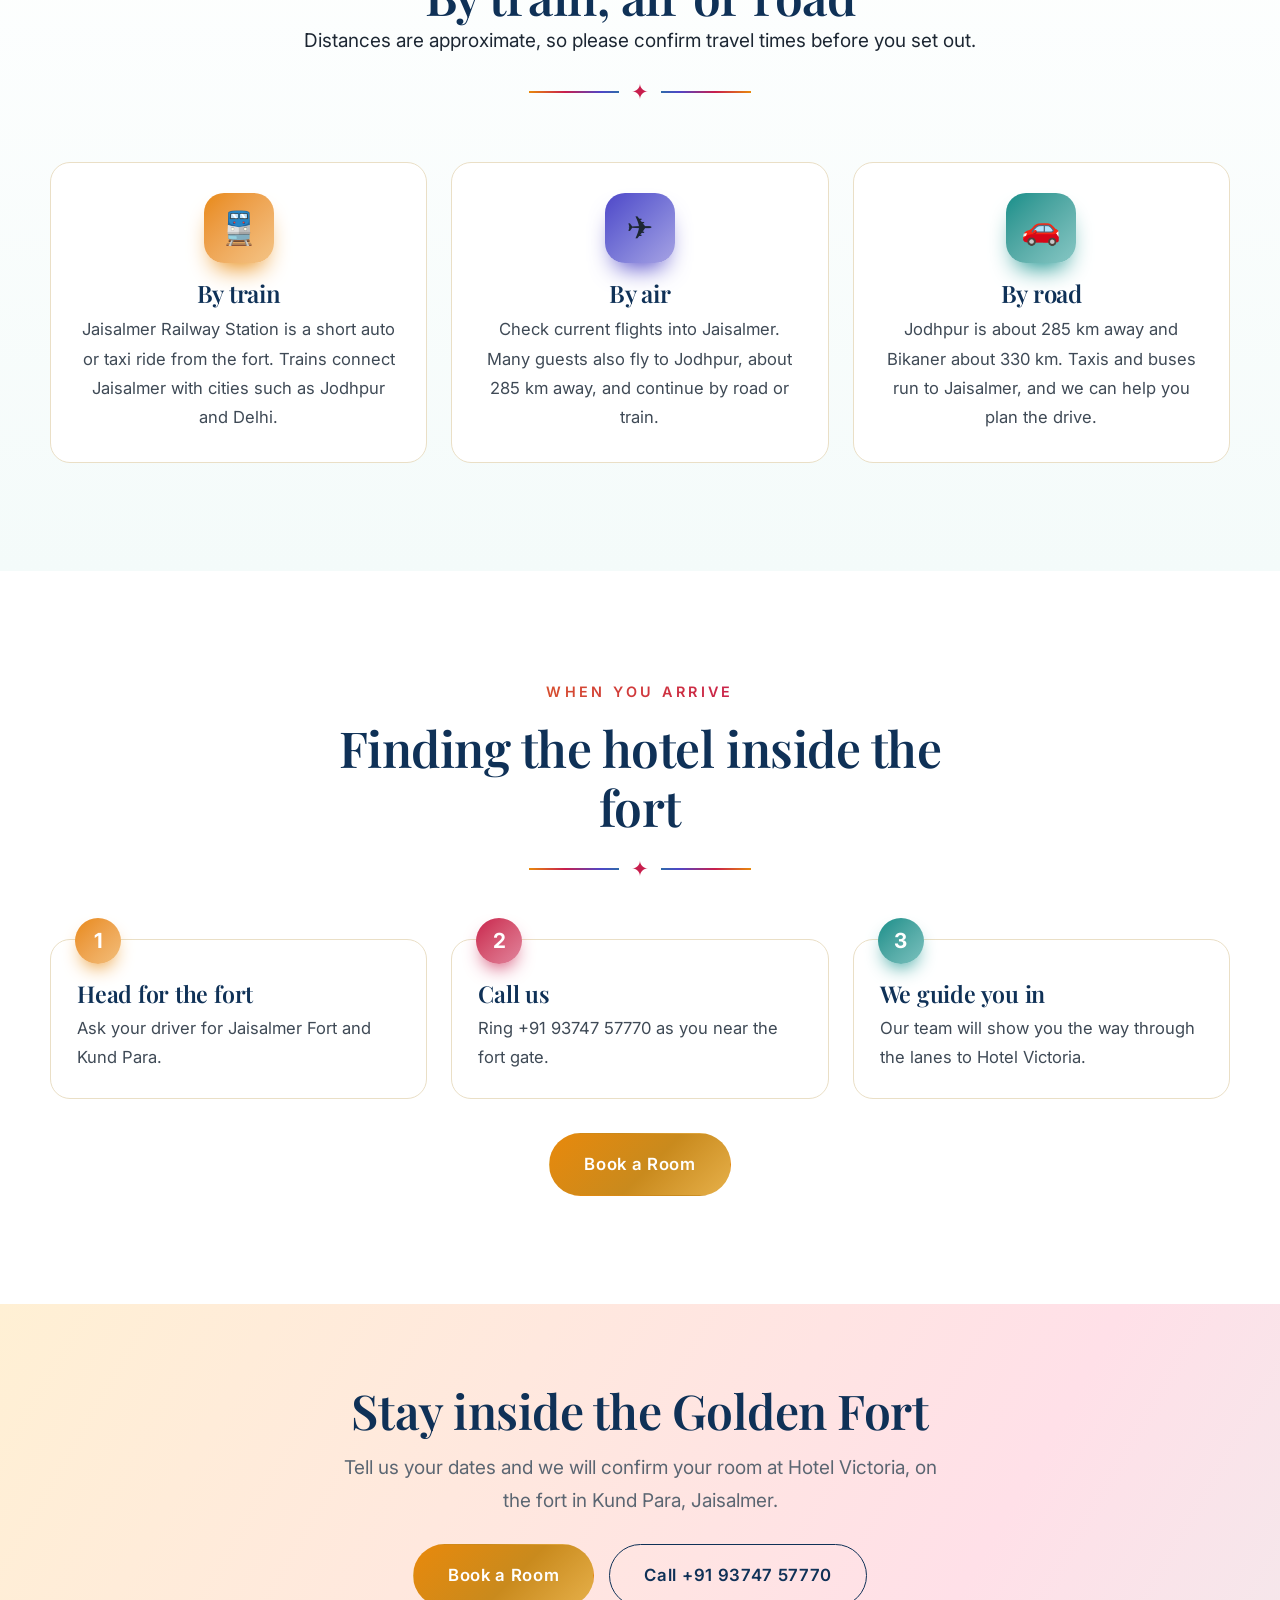
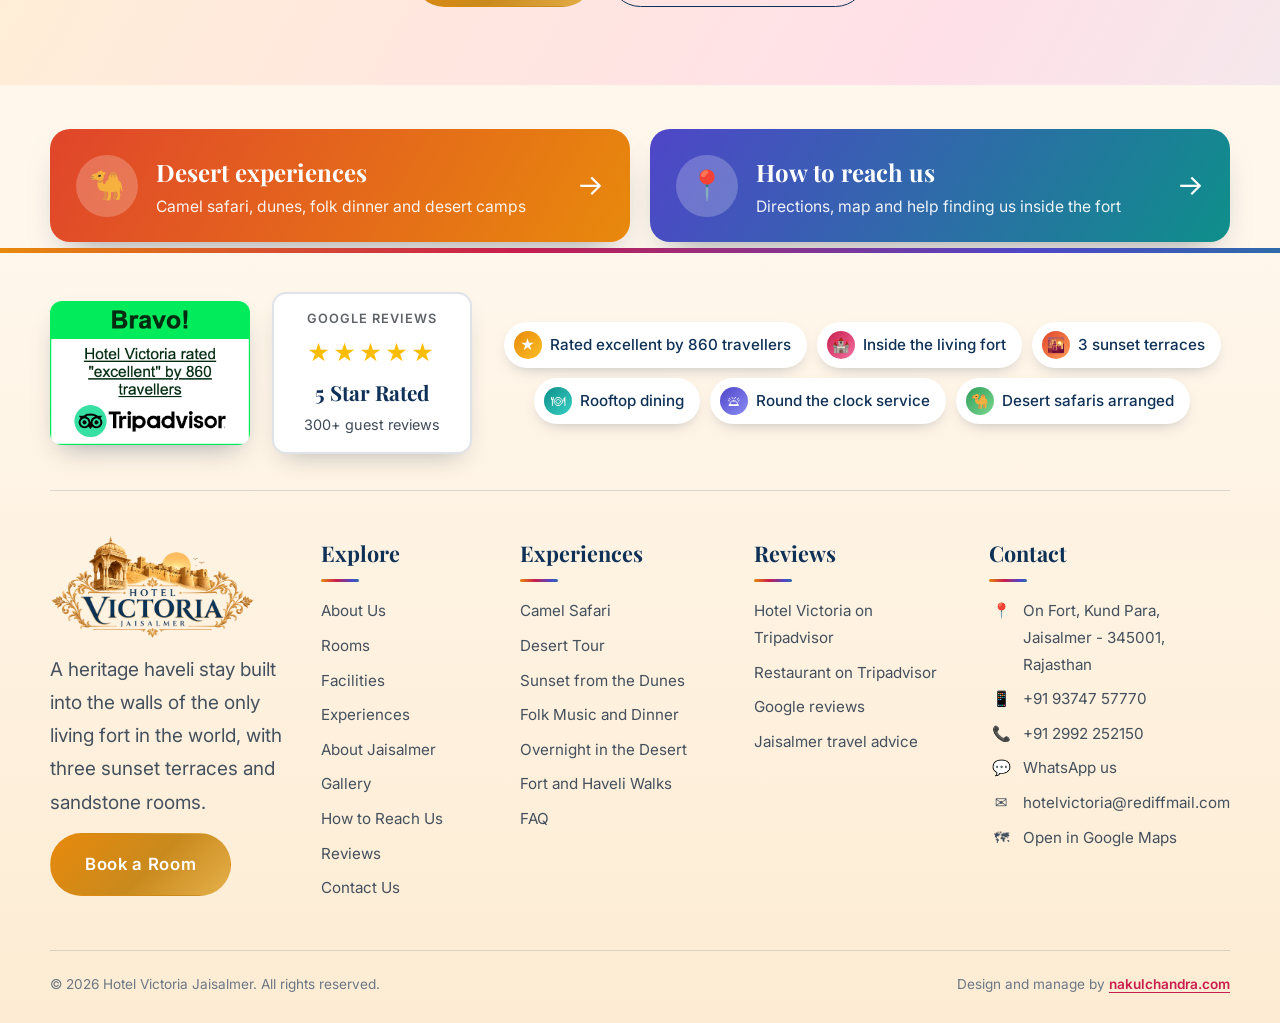
<file: our-location.html>
<!DOCTYPE html>
<html lang="en"><head><meta charset="UTF-8"><meta name="viewport" content="width=device-width, initial-scale=1"><title>Our Location | Hotel Victoria Jaisalmer</title><meta http-equiv="refresh" content="0; url=how-to-reach.html"><link rel="canonical" href="how-to-reach.html"><meta name="robots" content="noindex"></head><body><p>This page has moved to <a href="how-to-reach.html">How to Reach Us</a>.</p><script>location.replace("how-to-reach.html")</script></body></html>
</file>
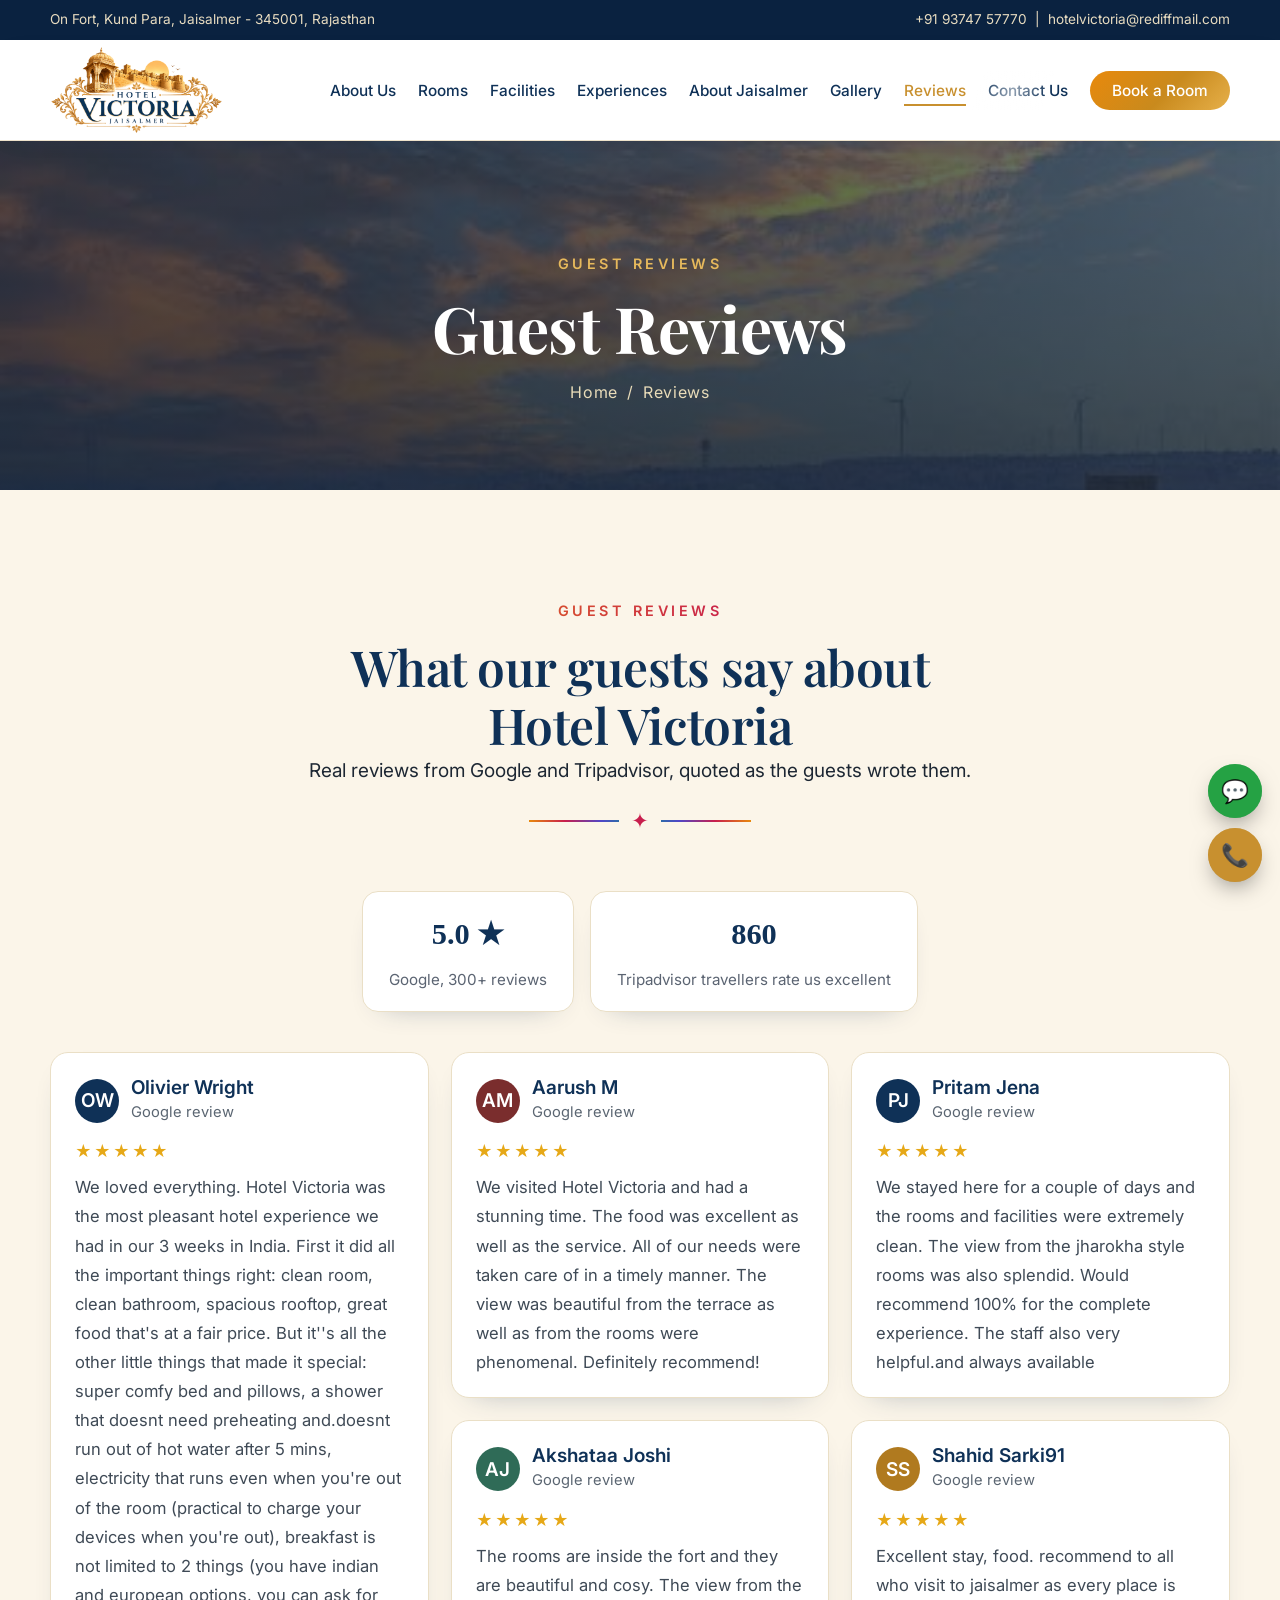
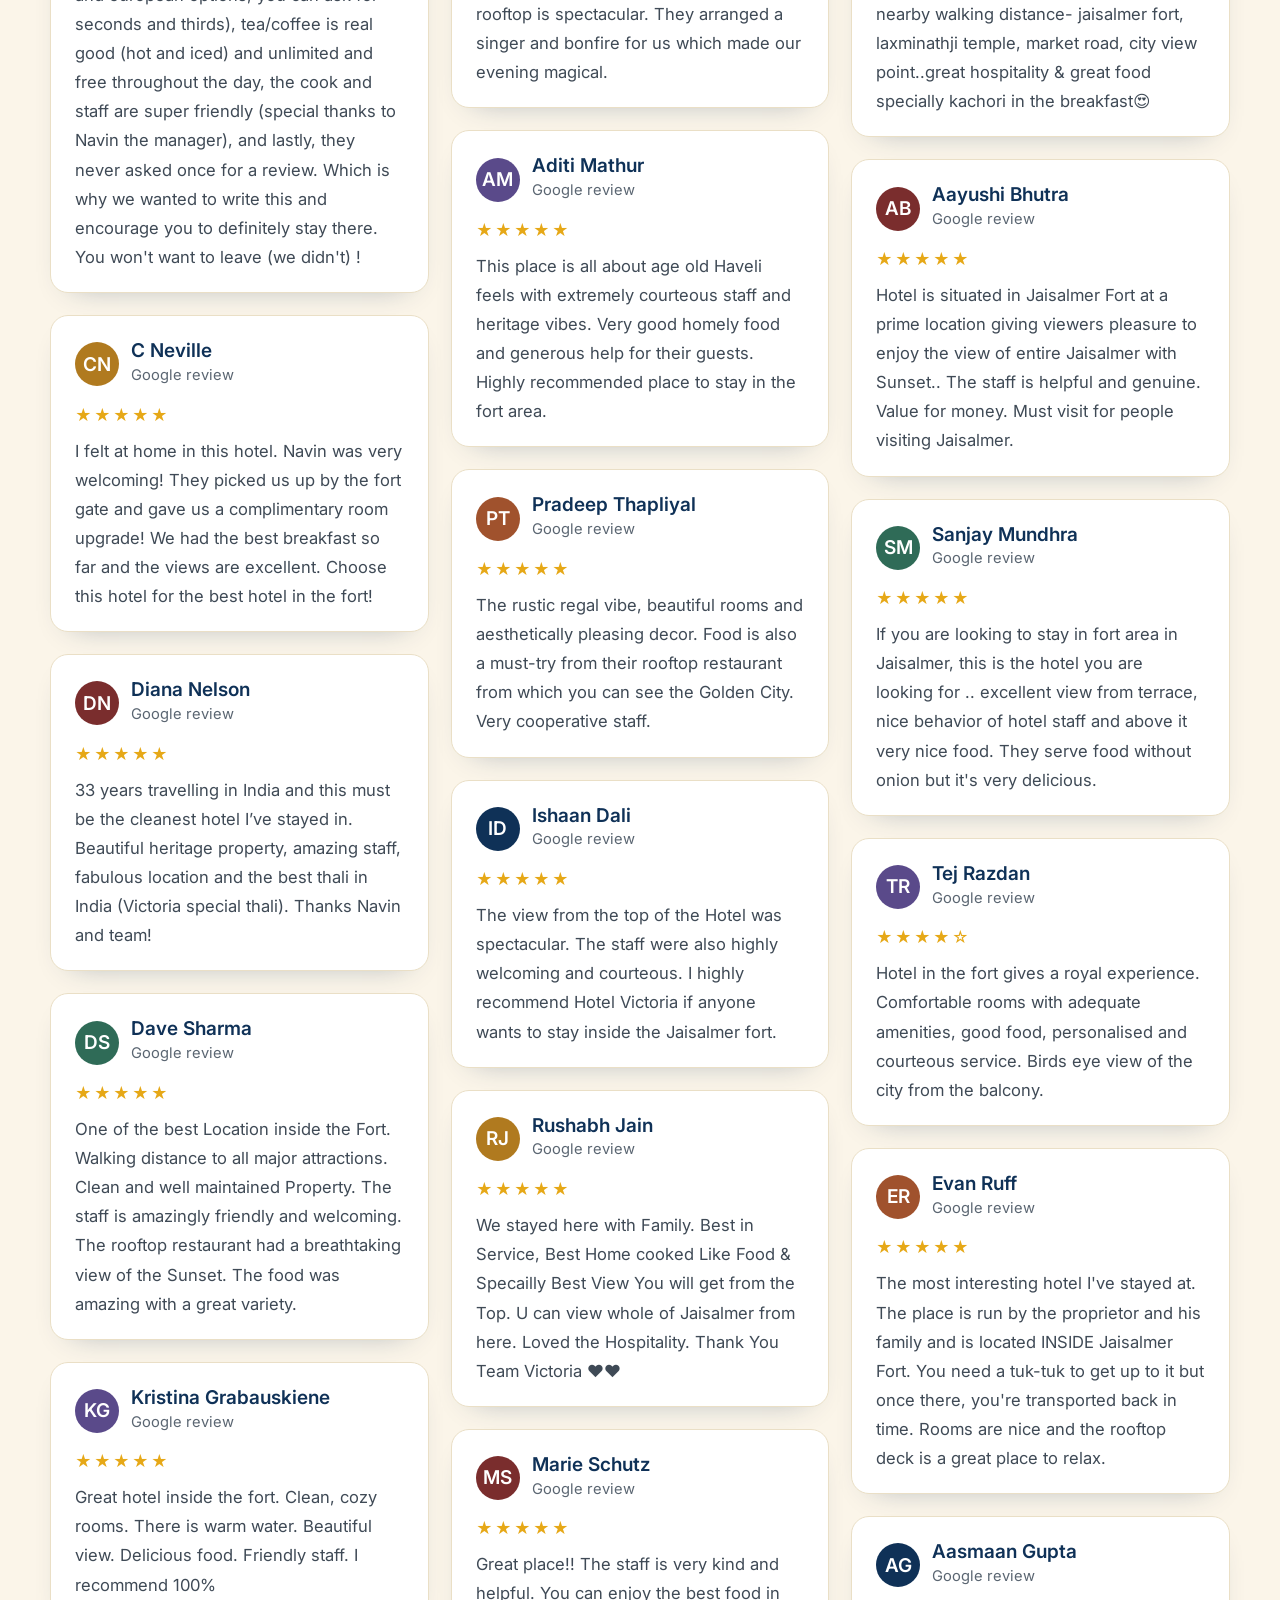
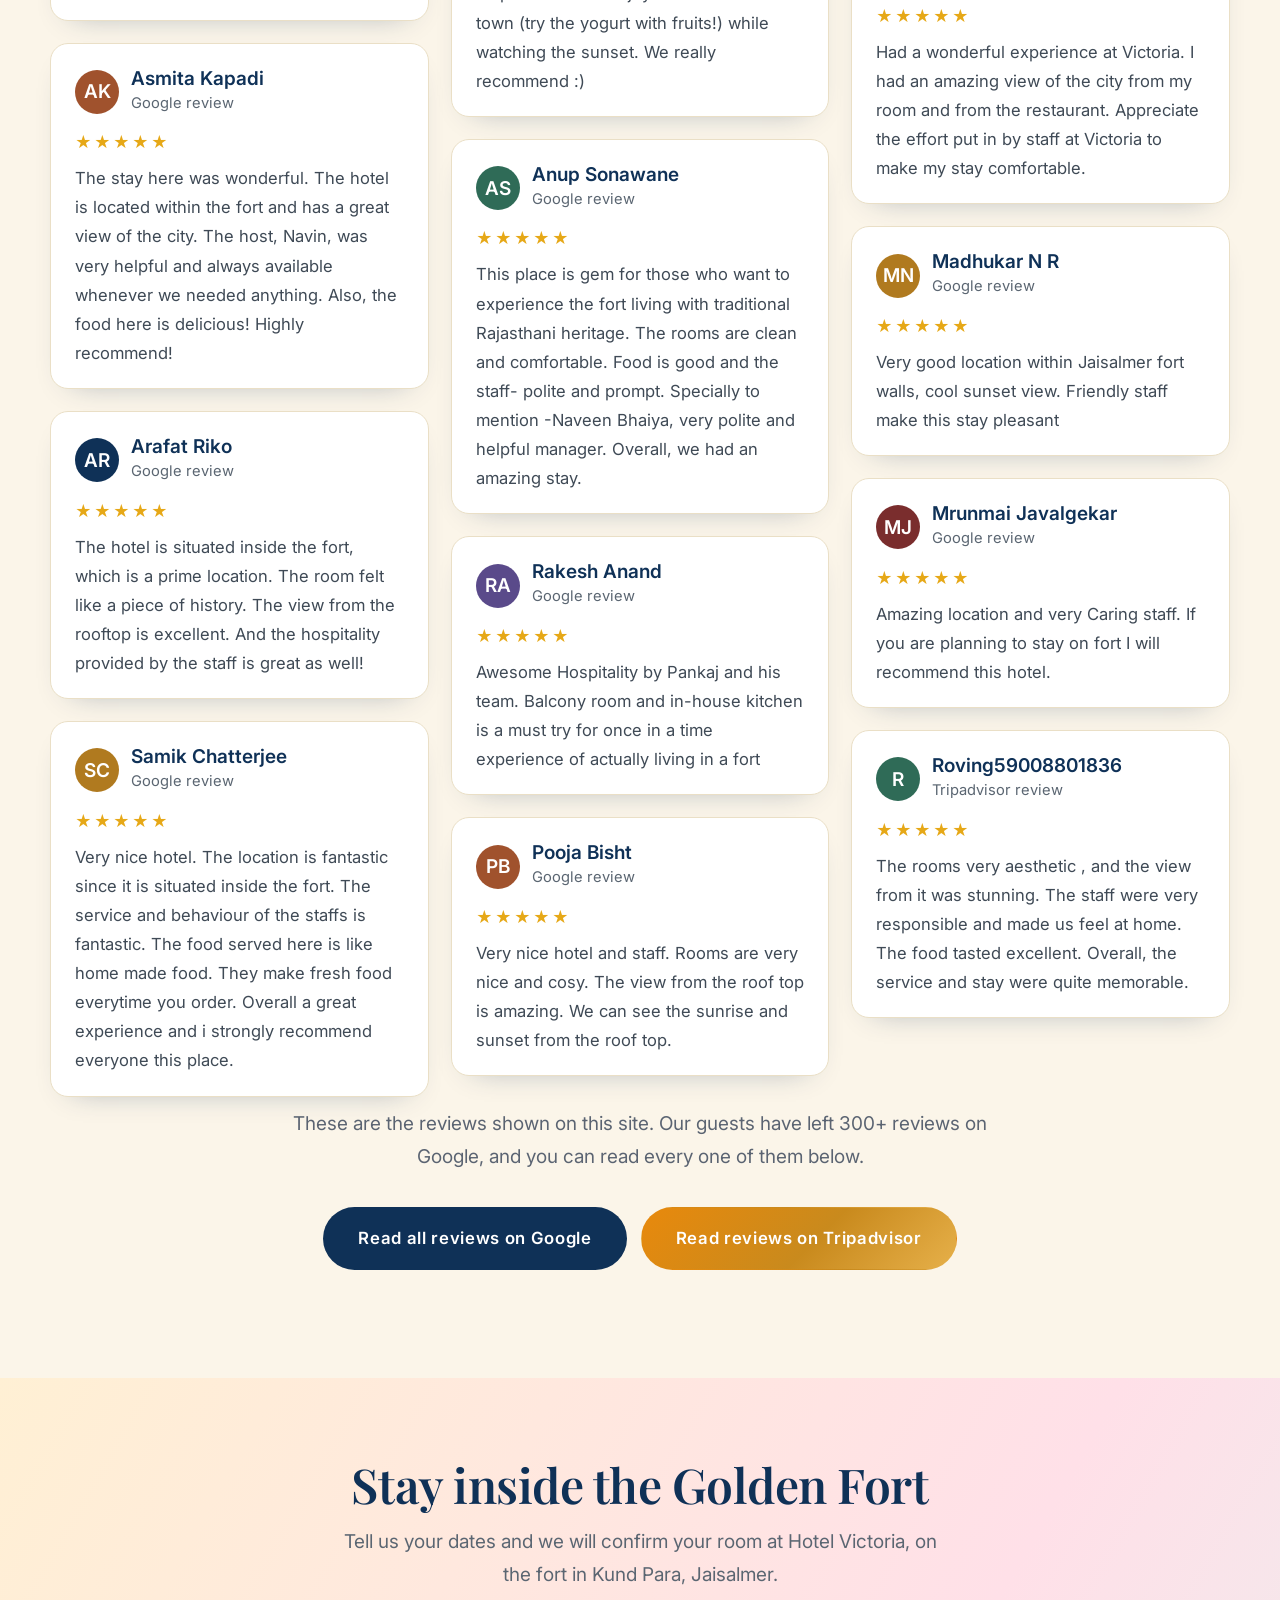
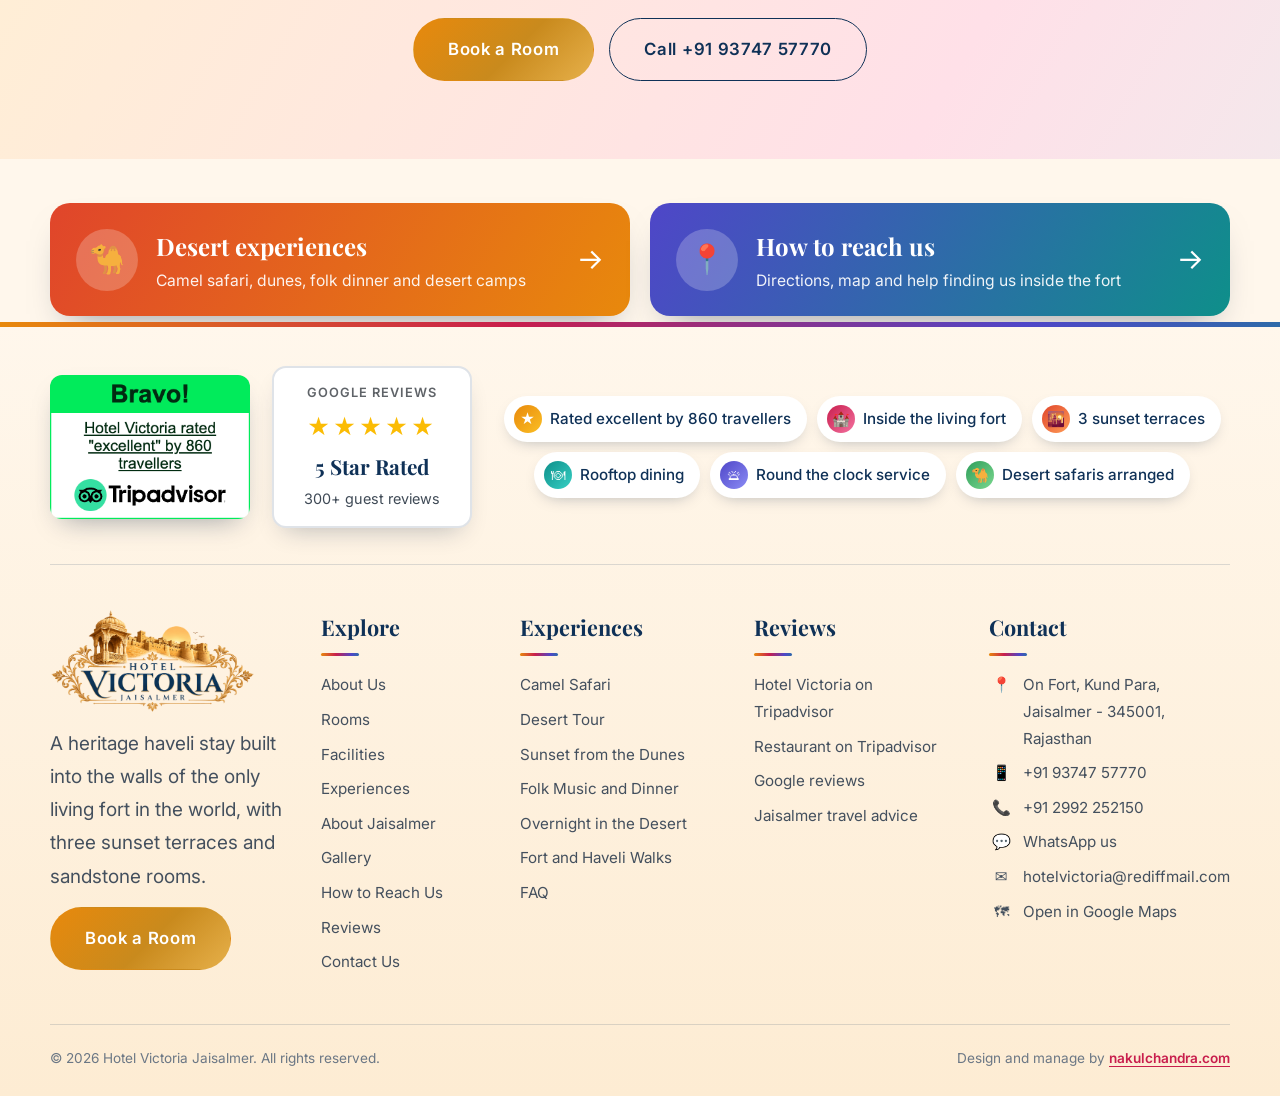
<file: reviews.html>
<!DOCTYPE html>
<html lang="en" class="no-js">
<head>
<meta charset="UTF-8">
<meta name="viewport" content="width=device-width, initial-scale=1">
<title>Guest Reviews | Hotel Victoria Jaisalmer Fort</title>
<meta name="description" content="Read guest reviews of Hotel Victoria, a heritage hotel inside Jaisalmer Fort, from Google and Tripadvisor. Rooftop views, clean rooms and warm hospitality.">
<meta name="keywords" content="hotel in Jaisalmer fort, hotels inside Jaisalmer fort, heritage hotel Jaisalmer, haveli stay Jaisalmer, budget hotel Jaisalmer fort, best hotel in Jaisalmer, hotel with rooftop restaurant Jaisalmer, sunset view hotel Jaisalmer, Hotel Victoria Jaisalmer, Jaisalmer fort stay, Kund Para Jaisalmer hotel, camel safari Jaisalmer, desert camp Jaisalmer, hotels near Jaisalmer fort, Jaisalmer fort hotel booking">
<meta name="robots" content="index, follow, max-image-preview:large">
<link rel="canonical" href="https://hotelvictoriajaisalmer.com/reviews.html">
<meta name="geo.region" content="IN-RJ"><meta name="geo.placename" content="Jaisalmer">
<meta property="og:type" content="website"><meta property="og:site_name" content="Hotel Victoria Jaisalmer"><meta property="og:locale" content="en_IN">
<meta property="og:title" content="Guest Reviews | Hotel Victoria Jaisalmer Fort"><meta property="og:description" content="Read guest reviews of Hotel Victoria, a heritage hotel inside Jaisalmer Fort, from Google and Tripadvisor. Rooftop views, clean rooms and warm hospitality.">
<meta property="og:url" content="https://hotelvictoriajaisalmer.com/reviews.html"><meta property="og:image" content="https://hotelvictoriajaisalmer.com/assets/images/fort-aerial-view.jpg">
<meta name="twitter:card" content="summary_large_image"><meta name="twitter:title" content="Guest Reviews | Hotel Victoria Jaisalmer Fort"><meta name="twitter:description" content="Read guest reviews of Hotel Victoria, a heritage hotel inside Jaisalmer Fort, from Google and Tripadvisor. Rooftop views, clean rooms and warm hospitality."><meta name="twitter:image" content="https://hotelvictoriajaisalmer.com/assets/images/fort-aerial-view.jpg">
<script type="application/ld+json">{"@context": "https://schema.org", "@type": "BreadcrumbList", "itemListElement": [{"@type": "ListItem", "position": 1, "name": "Home", "item": "https://hotelvictoriajaisalmer.com/"}, {"@type": "ListItem", "position": 2, "name": "Reviews", "item": "https://hotelvictoriajaisalmer.com/reviews.html"}]}</script>
<link rel="icon" href="assets/images/logo.png">
<link rel="preconnect" href="https://fonts.googleapis.com">
<link rel="preconnect" href="https://fonts.gstatic.com" crossorigin>
<link href="https://fonts.googleapis.com/css2?family=Playfair+Display:ital,wght@0,500;0,600;0,700;1,500;1,600&family=Inter:wght@400;500;600&display=swap" rel="stylesheet">
<script>document.documentElement.className="js"</script>
<link rel="stylesheet" href="style.css">
</head>
<body>
<div class="topbar">
  <div class="wrap">
    <span>On Fort, Kund Para, Jaisalmer - 345001, Rajasthan</span>
    <span><a href="tel:+919374757770">+91 93747 57770</a> &nbsp;|&nbsp; <a href="mailto:hotelvictoria@rediffmail.com">hotelvictoria@rediffmail.com</a></span>
  </div>
</div>
<header class="site">
  <div class="wrap">
    <a class="brand" href="index.html" aria-label="Hotel Victoria Jaisalmer home"><img src="assets/images/logo.png" alt="Hotel Victoria Jaisalmer logo"></a>
    <button class="burger" aria-label="Toggle menu" aria-expanded="false"><span></span><span></span><span></span></button>
    <nav class="main" id="nav">
      <ul><li><a href="about-us.html">About Us</a></li><li><a href="rooms.html">Rooms</a></li><li><a href="facilities.html">Facilities</a></li><li><a href="experiences.html">Experiences</a></li><li><a href="about-jaisalmer.html">About Jaisalmer</a></li><li><a href="gallery.html">Gallery</a></li><li><a href="reviews.html" class="active" aria-current="page">Reviews</a></li><li><a href="contact-us.html">Contact Us</a></li><li><a class="nav-cta" href="https://hotels.eglobe-solutions.com/hotelvictoriajaisalmer/booking/hotels/hotel-victoria-jaisalmer-jaisalmer#bookingsteps" target="_blank" rel="noopener">Book a Room</a></li></ul>
    </nav>
  </div>
</header>

<main id="top">
<section class="page-hero" style="--hero-img:url('assets/images/sunset-sky.jpg')">
  <div class="wrap reveal">
    <span class="eyebrow">Guest Reviews</span>
    <h1>Guest Reviews</h1>
    <div class="crumbs"><a href="index.html">Home</a> &nbsp;/&nbsp; Reviews</div>
  </div>
</section>
<style>.rvp-grid{columns:3 320px;column-gap:22px}.rvp-grid .rv-card{break-inside:avoid;margin:0 0 22px;width:auto;min-width:0;flex:none}.rvp-sum{display:flex;flex-wrap:wrap;gap:16px;justify-content:center;margin:0 0 40px}.rvp-sum div{background:#fff;border:1px solid #eadfc6;border-radius:16px;padding:16px 26px;text-align:center;box-shadow:0 12px 30px -22px rgba(15,49,87,.45)}.rvp-sum b{display:block;font-family:var(--serif,serif);font-size:1.9rem;color:#0f3157}.rvp-sum span{font-size:.95rem;color:#5b6472}.rvp-grid .rv-text{display:block;-webkit-line-clamp:unset;overflow:visible;max-height:none}.rvp-note{text-align:center;max-width:720px;margin:10px auto 34px;color:#5b6472}</style><section class="section rv"><div class="wrap"><div class="section-head reveal"><span class="eyebrow">Guest Reviews</span><h2>What our guests say about Hotel Victoria</h2><p>Real reviews from Google and Tripadvisor, quoted as the guests wrote them.</p><div class="orn">&#10022;</div></div><div class="rvp-sum reveal"><div><b>5.0 &#9733;</b><span>Google, 300+ reviews</span></div><div><b>860</b><span>Tripadvisor travellers rate us excellent</span></div></div><div class="rvp-grid"><article class="rv-card reveal"><div class="rv-top"><div class="rv-av" style="background:#0f3157">OW</div><div><div class="rv-name">Olivier Wright</div><div class="rv-src">Google review</div></div></div><div class="rv-stars" aria-label="5 out of 5 stars">★★★★★</div><p class="rv-text">We loved everything. Hotel Victoria was the most pleasant hotel experience we had in our 3 weeks in India. First it did all the important things right: clean room, clean bathroom, spacious rooftop, great food that&#x27;s at a fair price. But it&#x27;&#x27;s all the other little things that made it special: super comfy bed and pillows, a shower that doesnt need preheating and.doesnt run out of hot water after 5 mins, electricity that runs even when you&#x27;re out of the room (practical to charge your devices when you&#x27;re out), breakfast is not limited to 2 things (you have indian and european options, you can ask for seconds and thirds), tea/coffee is real good (hot and iced) and unlimited and free throughout the day, the cook and staff are super friendly (special thanks to Navin the manager), and lastly, they never asked once for a review. Which is why we wanted to write this and encourage you to definitely stay there. You won&#x27;t want to leave (we didn&#x27;t) !</p></article><article class="rv-card reveal"><div class="rv-top"><div class="rv-av" style="background:#b07a1f">CN</div><div><div class="rv-name">C Neville</div><div class="rv-src">Google review</div></div></div><div class="rv-stars" aria-label="5 out of 5 stars">★★★★★</div><p class="rv-text">I felt at home in this hotel. Navin was very welcoming! They picked us up by the fort gate and gave us a complimentary room upgrade! We had the best breakfast so far and the views are excellent. Choose this hotel for the best hotel in the fort!</p></article><article class="rv-card reveal"><div class="rv-top"><div class="rv-av" style="background:#7a2d2d">DN</div><div><div class="rv-name">Diana Nelson</div><div class="rv-src">Google review</div></div></div><div class="rv-stars" aria-label="5 out of 5 stars">★★★★★</div><p class="rv-text">33 years travelling in India and this must be the cleanest hotel I’ve stayed in. Beautiful heritage property, amazing staff, fabulous location and the best thali in India (Victoria special thali). Thanks Navin and team!</p></article><article class="rv-card reveal"><div class="rv-top"><div class="rv-av" style="background:#2f6b57">DS</div><div><div class="rv-name">Dave Sharma</div><div class="rv-src">Google review</div></div></div><div class="rv-stars" aria-label="5 out of 5 stars">★★★★★</div><p class="rv-text">One of the best Location inside the Fort. Walking distance to all major attractions. Clean and well maintained Property. The staff is amazingly friendly and welcoming. The rooftop restaurant had a breathtaking view of the Sunset. The food was amazing with a great variety.</p></article><article class="rv-card reveal"><div class="rv-top"><div class="rv-av" style="background:#5a4a8a">KG</div><div><div class="rv-name">Kristina Grabauskiene</div><div class="rv-src">Google review</div></div></div><div class="rv-stars" aria-label="5 out of 5 stars">★★★★★</div><p class="rv-text">Great hotel inside the fort. Clean, cozy rooms. There is warm water. Beautiful view. Delicious food. Friendly staff. I recommend 100%</p></article><article class="rv-card reveal"><div class="rv-top"><div class="rv-av" style="background:#a0522d">AK</div><div><div class="rv-name">Asmita Kapadi</div><div class="rv-src">Google review</div></div></div><div class="rv-stars" aria-label="5 out of 5 stars">★★★★★</div><p class="rv-text">The stay here was wonderful. The hotel is located within the fort and has a great view of the city. The host, Navin, was very helpful and always available whenever we needed anything. Also, the food here is delicious! Highly recommend!</p></article><article class="rv-card reveal"><div class="rv-top"><div class="rv-av" style="background:#0f3157">AR</div><div><div class="rv-name">Arafat Riko</div><div class="rv-src">Google review</div></div></div><div class="rv-stars" aria-label="5 out of 5 stars">★★★★★</div><p class="rv-text">The hotel is situated inside the fort, which is a prime location. The room felt like a piece of history. The view from the rooftop is excellent. And the hospitality provided by the staff is great as well!</p></article><article class="rv-card reveal"><div class="rv-top"><div class="rv-av" style="background:#b07a1f">SC</div><div><div class="rv-name">Samik Chatterjee</div><div class="rv-src">Google review</div></div></div><div class="rv-stars" aria-label="5 out of 5 stars">★★★★★</div><p class="rv-text">Very nice hotel. The location is fantastic since it is situated inside the fort. The service and behaviour of the staffs is fantastic. The food served here is like home made food. They make fresh food everytime you order. Overall a great experience and i strongly recommend everyone this place.</p></article><article class="rv-card reveal"><div class="rv-top"><div class="rv-av" style="background:#7a2d2d">AM</div><div><div class="rv-name">Aarush M</div><div class="rv-src">Google review</div></div></div><div class="rv-stars" aria-label="5 out of 5 stars">★★★★★</div><p class="rv-text">We visited Hotel Victoria and had a stunning time. The food was excellent as well as the service. All of our needs were taken care of in a timely manner. The view was beautiful from the terrace as well as from the rooms were phenomenal. Definitely recommend!</p></article><article class="rv-card reveal"><div class="rv-top"><div class="rv-av" style="background:#2f6b57">AJ</div><div><div class="rv-name">Akshataa Joshi</div><div class="rv-src">Google review</div></div></div><div class="rv-stars" aria-label="5 out of 5 stars">★★★★★</div><p class="rv-text">The rooms are inside the fort and they are beautiful and cosy. The view from the rooftop is spectacular. They arranged a singer and bonfire for us which made our evening magical.</p></article><article class="rv-card reveal"><div class="rv-top"><div class="rv-av" style="background:#5a4a8a">AM</div><div><div class="rv-name">Aditi Mathur</div><div class="rv-src">Google review</div></div></div><div class="rv-stars" aria-label="5 out of 5 stars">★★★★★</div><p class="rv-text">This place is all about age old Haveli feels with extremely courteous staff and heritage vibes. Very good homely food and generous help for their guests. Highly recommended place to stay in the fort area.</p></article><article class="rv-card reveal"><div class="rv-top"><div class="rv-av" style="background:#a0522d">PT</div><div><div class="rv-name">Pradeep Thapliyal</div><div class="rv-src">Google review</div></div></div><div class="rv-stars" aria-label="5 out of 5 stars">★★★★★</div><p class="rv-text">The rustic regal vibe, beautiful rooms and aesthetically pleasing decor. Food is also a must-try from their rooftop restaurant from which you can see the Golden City. Very cooperative staff.</p></article><article class="rv-card reveal"><div class="rv-top"><div class="rv-av" style="background:#0f3157">ID</div><div><div class="rv-name">Ishaan Dali</div><div class="rv-src">Google review</div></div></div><div class="rv-stars" aria-label="5 out of 5 stars">★★★★★</div><p class="rv-text">The view from the top of the Hotel was spectacular. The staff were also highly welcoming and courteous. I highly recommend Hotel Victoria if anyone wants to stay inside the Jaisalmer fort.</p></article><article class="rv-card reveal"><div class="rv-top"><div class="rv-av" style="background:#b07a1f">RJ</div><div><div class="rv-name">Rushabh Jain</div><div class="rv-src">Google review</div></div></div><div class="rv-stars" aria-label="5 out of 5 stars">★★★★★</div><p class="rv-text">We stayed here with Family. Best in Service, Best Home cooked Like Food &amp; Specailly Best View You will get from the Top. U can view whole of Jaisalmer from here. Loved the Hospitality. Thank You Team Victoria ❤️❤️</p></article><article class="rv-card reveal"><div class="rv-top"><div class="rv-av" style="background:#7a2d2d">MS</div><div><div class="rv-name">Marie Schutz</div><div class="rv-src">Google review</div></div></div><div class="rv-stars" aria-label="5 out of 5 stars">★★★★★</div><p class="rv-text">Great place!! The staff is very kind and helpful. You can enjoy the best food in town (try the yogurt with fruits!) while watching the sunset. We really recommend :)</p></article><article class="rv-card reveal"><div class="rv-top"><div class="rv-av" style="background:#2f6b57">AS</div><div><div class="rv-name">Anup Sonawane</div><div class="rv-src">Google review</div></div></div><div class="rv-stars" aria-label="5 out of 5 stars">★★★★★</div><p class="rv-text">This place is gem for those who want to experience the fort living with traditional Rajasthani heritage. The rooms are clean and comfortable. Food is good and the staff- polite and prompt. Specially to mention -Naveen Bhaiya, very polite and helpful manager. Overall, we had an amazing stay.</p></article><article class="rv-card reveal"><div class="rv-top"><div class="rv-av" style="background:#5a4a8a">RA</div><div><div class="rv-name">Rakesh Anand</div><div class="rv-src">Google review</div></div></div><div class="rv-stars" aria-label="5 out of 5 stars">★★★★★</div><p class="rv-text">Awesome Hospitality by Pankaj and his team. Balcony room and in-house kitchen is a must try for once in a time experience of actually living in a fort</p></article><article class="rv-card reveal"><div class="rv-top"><div class="rv-av" style="background:#a0522d">PB</div><div><div class="rv-name">Pooja Bisht</div><div class="rv-src">Google review</div></div></div><div class="rv-stars" aria-label="5 out of 5 stars">★★★★★</div><p class="rv-text">Very nice hotel and staff. Rooms are very nice and cosy. The view from the roof top is amazing. We can see the sunrise and sunset from the roof top.</p></article><article class="rv-card reveal"><div class="rv-top"><div class="rv-av" style="background:#0f3157">PJ</div><div><div class="rv-name">Pritam Jena</div><div class="rv-src">Google review</div></div></div><div class="rv-stars" aria-label="5 out of 5 stars">★★★★★</div><p class="rv-text">We stayed here for a couple of days and the rooms and facilities were extremely clean. The view from the jharokha style rooms was also splendid. Would recommend 100% for the complete experience. The staff also very helpful.and always available</p></article><article class="rv-card reveal"><div class="rv-top"><div class="rv-av" style="background:#b07a1f">SS</div><div><div class="rv-name">Shahid Sarki91</div><div class="rv-src">Google review</div></div></div><div class="rv-stars" aria-label="5 out of 5 stars">★★★★★</div><p class="rv-text">Excellent stay, food. recommend to all who visit to jaisalmer as every place is nearby walking distance- jaisalmer fort, laxminathji temple, market road, city view point..great hospitality &amp; great food specially kachori in the breakfast😍</p></article><article class="rv-card reveal"><div class="rv-top"><div class="rv-av" style="background:#7a2d2d">AB</div><div><div class="rv-name">Aayushi Bhutra</div><div class="rv-src">Google review</div></div></div><div class="rv-stars" aria-label="5 out of 5 stars">★★★★★</div><p class="rv-text">Hotel is situated in Jaisalmer Fort at a prime location giving viewers pleasure to enjoy the view of entire Jaisalmer with Sunset.. The staff is helpful and genuine. Value for money. Must visit for people visiting Jaisalmer.</p></article><article class="rv-card reveal"><div class="rv-top"><div class="rv-av" style="background:#2f6b57">SM</div><div><div class="rv-name">Sanjay Mundhra</div><div class="rv-src">Google review</div></div></div><div class="rv-stars" aria-label="5 out of 5 stars">★★★★★</div><p class="rv-text">If you are looking to stay in fort area in Jaisalmer, this is the hotel you are looking for .. excellent view from terrace, nice behavior of hotel staff and above it very nice food. They serve food without onion but it&#x27;s very delicious.</p></article><article class="rv-card reveal"><div class="rv-top"><div class="rv-av" style="background:#5a4a8a">TR</div><div><div class="rv-name">Tej Razdan</div><div class="rv-src">Google review</div></div></div><div class="rv-stars" aria-label="4 out of 5 stars">★★★★☆</div><p class="rv-text">Hotel in the fort gives a royal experience. Comfortable rooms with adequate amenities, good food, personalised and courteous service. Birds eye view of the city from the balcony.</p></article><article class="rv-card reveal"><div class="rv-top"><div class="rv-av" style="background:#a0522d">ER</div><div><div class="rv-name">Evan Ruff</div><div class="rv-src">Google review</div></div></div><div class="rv-stars" aria-label="5 out of 5 stars">★★★★★</div><p class="rv-text">The most interesting hotel I&#x27;ve stayed at. The place is run by the proprietor and his family and is located INSIDE Jaisalmer Fort. You need a tuk-tuk to get up to it but once there, you&#x27;re transported back in time. Rooms are nice and the rooftop deck is a great place to relax.</p></article><article class="rv-card reveal"><div class="rv-top"><div class="rv-av" style="background:#0f3157">AG</div><div><div class="rv-name">Aasmaan Gupta</div><div class="rv-src">Google review</div></div></div><div class="rv-stars" aria-label="5 out of 5 stars">★★★★★</div><p class="rv-text">Had a wonderful experience at Victoria. I had an amazing view of the city from my room and from the restaurant. Appreciate the effort put in by staff at Victoria to make my stay comfortable.</p></article><article class="rv-card reveal"><div class="rv-top"><div class="rv-av" style="background:#b07a1f">MN</div><div><div class="rv-name">Madhukar N R</div><div class="rv-src">Google review</div></div></div><div class="rv-stars" aria-label="5 out of 5 stars">★★★★★</div><p class="rv-text">Very good location within Jaisalmer fort walls, cool sunset view. Friendly staff make this stay pleasant</p></article><article class="rv-card reveal"><div class="rv-top"><div class="rv-av" style="background:#7a2d2d">MJ</div><div><div class="rv-name">Mrunmai Javalgekar</div><div class="rv-src">Google review</div></div></div><div class="rv-stars" aria-label="5 out of 5 stars">★★★★★</div><p class="rv-text">Amazing location and very Caring staff. If you are planning to stay on fort I will recommend this hotel.</p></article><article class="rv-card reveal"><div class="rv-top"><div class="rv-av" style="background:#2f6b57">R</div><div><div class="rv-name">Roving59008801836</div><div class="rv-src">Tripadvisor review</div></div></div><div class="rv-stars" aria-label="5 out of 5 stars">★★★★★</div><p class="rv-text">The rooms very aesthetic , and the view from it was stunning. The staff were very responsible and made us feel at home. The food tasted excellent. Overall, the service and stay were quite memorable.</p></article></div><p class="rvp-note">These are the reviews shown on this site. Our guests have left 300+ reviews on Google, and you can read every one of them below.</p><div class="rv-links"><a class="btn btn-navy" href="https://www.google.com/travel/search?ts=CAESCgoCCAMKAggDEAAaVwo5EjcyJTB4Mzk0N2JjMjhjNTQxMzJjYjoweDk3MmE5ODlkZmJkOTMwNzI6DkhvdGVsIFZpY3RvcmlhEhoSFAoHCOoPEAsYDhIHCOoPEAsYDxgBMgIQACoHCgU6A0lOUg&qs=CAEyJkNoZ0k4dURrM3QtVHBwV1hBUm9MTDJjdk1YUnhlV04zZW5NUUFROAJCCQlyMNn7nZgql0IJCXIw2fudmCqX&utm_campaign=sharing&utm_medium=link_btn&utm_source=htls" target="_blank" rel="noopener">Read all reviews on Google</a> <a class="btn btn-gold" href="https://www.tripadvisor.in/Hotel_Review-g297667-d646484-Reviews-Hotel_Victoria-Jaisalmer_Jaisalmer_District_Rajasthan.html" target="_blank" rel="noopener">Read reviews on Tripadvisor</a></div></div></section>
<section class="cta-band">
  <div class="wrap reveal">
    <h2>Stay inside the Golden Fort</h2>
    <p>Tell us your dates and we will confirm your room at Hotel Victoria, on the fort in Kund Para, Jaisalmer.</p>
    <a class="btn btn-gold" href="https://hotels.eglobe-solutions.com/hotelvictoriajaisalmer/booking/hotels/hotel-victoria-jaisalmer-jaisalmer#bookingsteps" target="_blank" rel="noopener">Book a Room</a>
    &nbsp; <a class="btn btn-ghost" href="tel:+919374757770">Call +91 93747 57770</a>
  </div>
</section>
</main>

<section class="qlinks"><div class="wrap qlinks-grid">
  <a class="ql ql1" href="experiences.html"><i>&#128042;</i><span><b>Desert experiences</b><small>Camel safari, dunes, folk dinner and desert camps</small></span><em>&rarr;</em></a>
  <a class="ql ql2" href="how-to-reach.html"><i>&#128205;</i><span><b>How to reach us</b><small>Directions, map and help finding us inside the fort</small></span><em>&rarr;</em></a>
</div></section>
<footer>
  <div class="wrap">
    <div class="fbadges">
      <a class="fb-ta" href="https://www.tripadvisor.in/Hotel_Review-g297667-d646484-Reviews-Hotel_Victoria-Jaisalmer_Jaisalmer_District_Rajasthan.html" target="_blank" rel="noopener" aria-label="Hotel Victoria rated excellent by 860 travellers on Tripadvisor"><img src="assets/images/tripadvisor-badge.png" alt="Bravo! Hotel Victoria rated excellent by 860 travellers on Tripadvisor" width="304" height="220" loading="lazy"></a>
      <a class="fb-g" href="https://www.google.com/travel/search?ts=CAESCgoCCAMKAggDEAAaVwo5EjcyJTB4Mzk0N2JjMjhjNTQxMzJjYjoweDk3MmE5ODlkZmJkOTMwNzI6DkhvdGVsIFZpY3RvcmlhEhoSFAoHCOoPEAsYDhIHCOoPEAsYDxgBMgIQACoHCgU6A0lOUg&qs=CAEyJkNoZ0k4dURrM3QtVHBwV1hBUm9MTDJjdk1YUnhlV04zZW5NUUFROAJCCQlyMNn7nZgql0IJCXIw2fudmCqX&utm_campaign=sharing&utm_medium=link_btn&utm_source=htls" target="_blank" rel="noopener" aria-label="5 star rated on Google, 300 plus reviews"><span class="fbg-t">Google Reviews</span><span class="fbg-s" aria-hidden="true">&#9733;&#9733;&#9733;&#9733;&#9733;</span><b>5 Star Rated</b><span>300+ guest reviews</span></a>
      <div class="fb-pills">
        <span class="p1"><i>&#9733;</i>Rated excellent by 860 travellers</span>
        <span class="p2"><i>&#127984;</i>Inside the living fort</span>
        <span class="p3"><i>&#127751;</i>3 sunset terraces</span>
        <span class="p4"><i>&#127869;</i>Rooftop dining</span>
        <span class="p5"><i>&#128718;</i>Round the clock service</span>
        <span class="p6"><i>&#128042;</i>Desert safaris arranged</span>
      </div>
    </div>
    <div class="f-grid">
      <div>
        <img src="assets/images/logo.png" alt="Hotel Victoria Jaisalmer">
        <p>A heritage haveli stay built into the walls of the only living fort in the world, with three sunset terraces and sandstone rooms.</p>
        <a class="btn btn-gold fbtn" href="https://hotels.eglobe-solutions.com/hotelvictoriajaisalmer/booking/hotels/hotel-victoria-jaisalmer-jaisalmer#bookingsteps" target="_blank" rel="noopener">Book a Room</a>
      </div>
      <div>
        <h4>Explore</h4>
        <ul>
          <li><a href="about-us.html">About Us</a></li><li><a href="rooms.html">Rooms</a></li><li><a href="facilities.html">Facilities</a></li><li><a href="experiences.html">Experiences</a></li><li><a href="about-jaisalmer.html">About Jaisalmer</a></li><li><a href="gallery.html">Gallery</a></li><li><a href="how-to-reach.html">How to Reach Us</a></li><li><a href="reviews.html">Reviews</a></li><li><a href="contact-us.html">Contact Us</a></li>
        </ul>
      </div>
      <div>
        <h4>Experiences</h4>
        <ul>
          <li><a href="experiences.html">Camel Safari</a></li><li><a href="experiences.html">Desert Tour</a></li><li><a href="experiences.html">Sunset from the Dunes</a></li><li><a href="experiences.html">Folk Music and Dinner</a></li><li><a href="experiences.html">Overnight in the Desert</a></li><li><a href="experiences.html">Fort and Haveli Walks</a></li><li><a href="index.html#faq">FAQ</a></li>
        </ul>
      </div>
      <div>
        <h4>Reviews</h4>
        <ul>
          <li><a href="https://www.tripadvisor.in/Hotel_Review-g297667-d646484-Reviews-Hotel_Victoria-Jaisalmer_Jaisalmer_District_Rajasthan.html" target="_blank" rel="noopener">Hotel Victoria on Tripadvisor</a></li>
          <li><a href="https://www.tripadvisor.in/Restaurant_Review-g297667-d2086717-Reviews-Hotel_victoria_Restaurant_jaisalmer-Jaisalmer_Rajasthan.html" target="_blank" rel="noopener">Restaurant on Tripadvisor</a></li>
          <li><a href="https://www.google.com/travel/search?ts=CAESCgoCCAMKAggDEAAaVwo5EjcyJTB4Mzk0N2JjMjhjNTQxMzJjYjoweDk3MmE5ODlkZmJkOTMwNzI6DkhvdGVsIFZpY3RvcmlhEhoSFAoHCOoPEAsYDhIHCOoPEAsYDxgBMgIQACoHCgU6A0lOUg&qs=CAEyJkNoZ0k4dURrM3QtVHBwV1hBUm9MTDJjdk1YUnhlV04zZW5NUUFROAJCCQlyMNn7nZgql0IJCXIw2fudmCqX&utm_campaign=sharing&utm_medium=link_btn&utm_source=htls" target="_blank" rel="noopener">Google reviews</a></li>
          <li><a href="https://www.tripadvisor.in/Tourism-g297667-Jaisalmer_Rajasthan-Vacations.html" target="_blank" rel="noopener">Jaisalmer travel advice</a></li>
        </ul>
      </div>
      <div>
        <h4>Contact</h4>
        <ul class="f-contact">
          <li><span>&#128205;</span>On Fort, Kund Para, Jaisalmer - 345001, Rajasthan</li>
          <li><span>&#128241;</span><a href="tel:+919374757770">+91 93747 57770</a></li>
          <li><span>&#128222;</span><a href="tel:+912992252150">+91 2992 252150</a></li>
          <li><span>&#128172;</span><a href="https://wa.me/919374757770" target="_blank" rel="noopener">WhatsApp us</a></li>
          <li><span>&#9993;</span><a href="mailto:hotelvictoria@rediffmail.com">hotelvictoria@rediffmail.com</a></li>
          <li><span>&#128506;</span><a href="https://www.google.com/travel/search?ts=CAESCgoCCAMKAggDEAAaVwo5EjcyJTB4Mzk0N2JjMjhjNTQxMzJjYjoweDk3MmE5ODlkZmJkOTMwNzI6DkhvdGVsIFZpY3RvcmlhEhoSFAoHCOoPEAsYDhIHCOoPEAsYDxgBMgIQACoHCgU6A0lOUg&qs=CAEyJkNoZ0k4dURrM3QtVHBwV1hBUm9MTDJjdk1YUnhlV04zZW5NUUFROAJCCQlyMNn7nZgql0IJCXIw2fudmCqX&utm_campaign=sharing&utm_medium=link_btn&utm_source=htls" target="_blank" rel="noopener">Open in Google Maps</a></li>
        </ul>
      </div>
    </div>
    <div class="copy"><span>&copy; <span id="yr"></span> Hotel Victoria Jaisalmer. All rights reserved.</span><span class="design">Design and manage by <a href="https://nakulchandra.com/" target="_blank" rel="noopener">nakulchandra.com</a></span></div>
  </div>
</footer>

<div class="float-call">
  <a class="wa" href="https://wa.me/919374757770" target="_blank" rel="noopener" aria-label="WhatsApp">&#128172;</a>
  <a class="ph" href="tel:+919374757770" aria-label="Call the hotel">&#128222;</a>
</div>
<script src="site.js"></script>
<script src="reviews-popup.js" defer></script>
<script src="fx.js" defer></script>
</body>
</html>
</file>
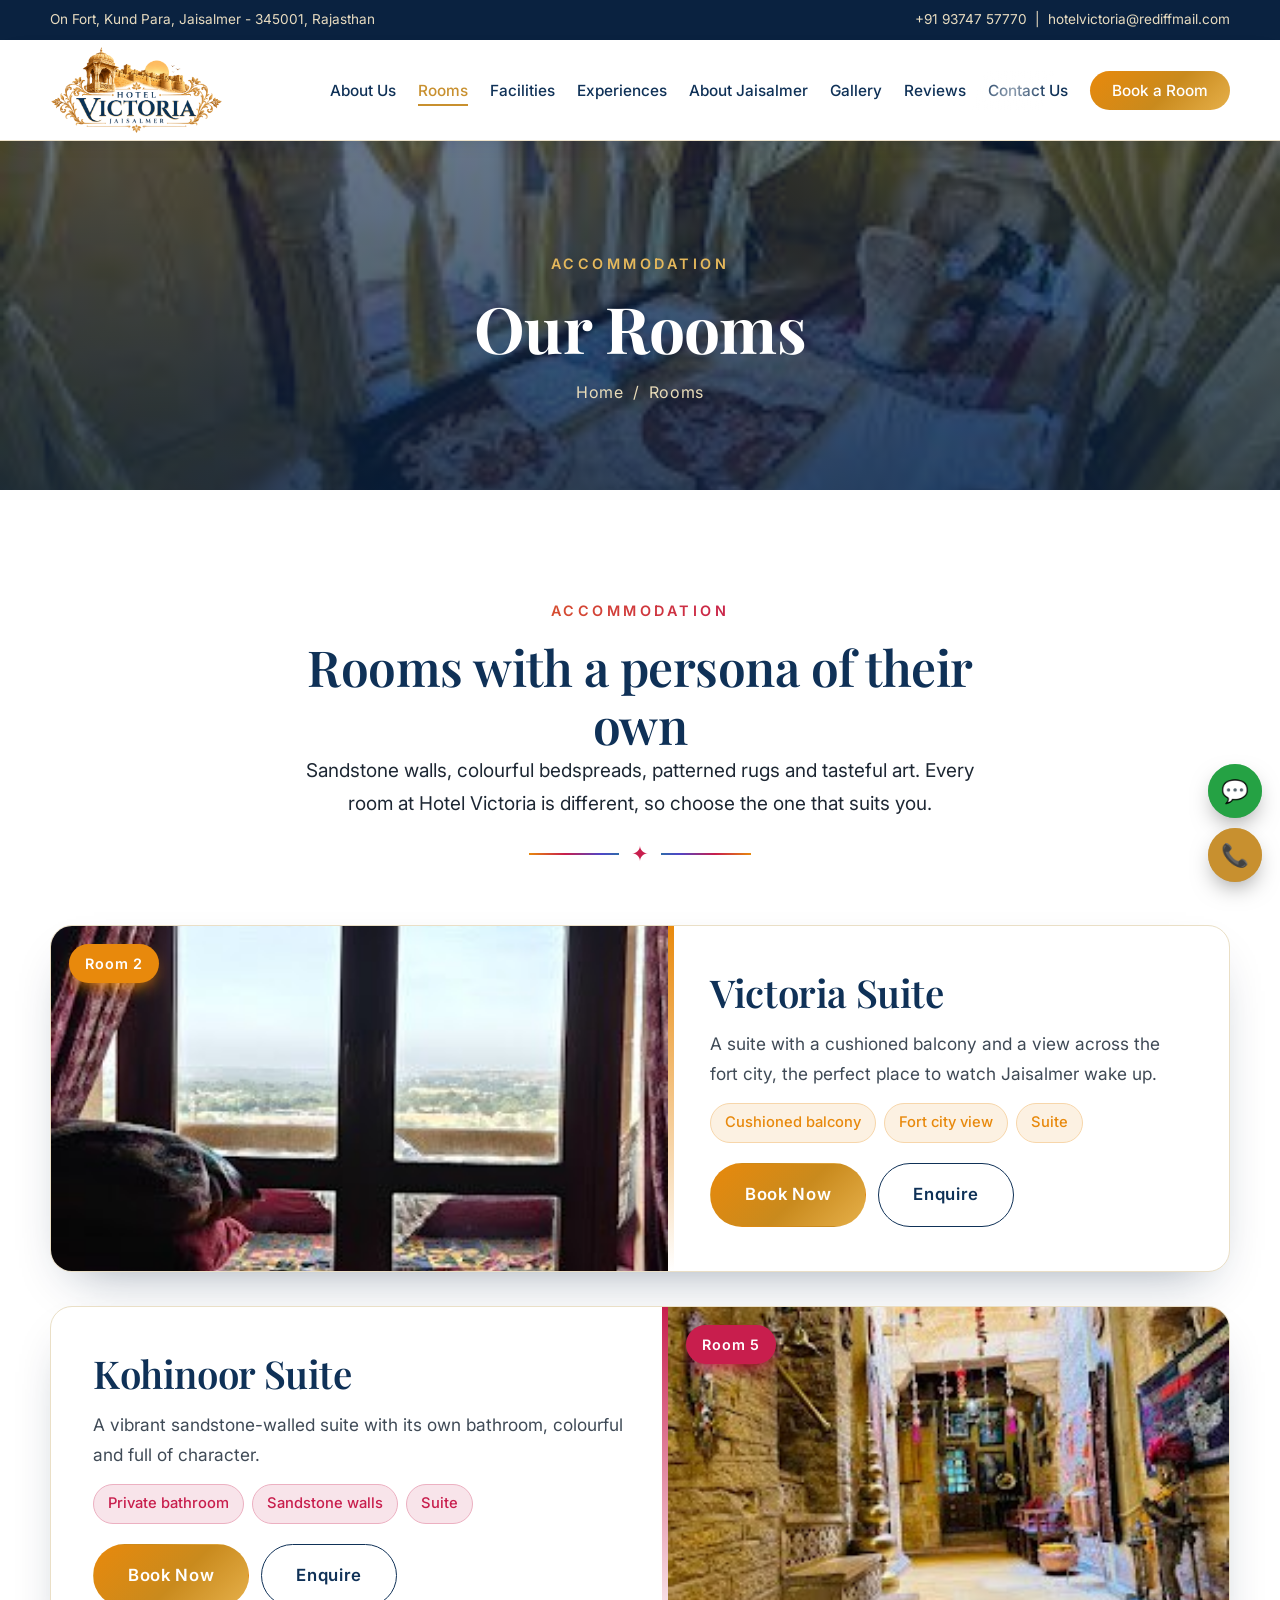
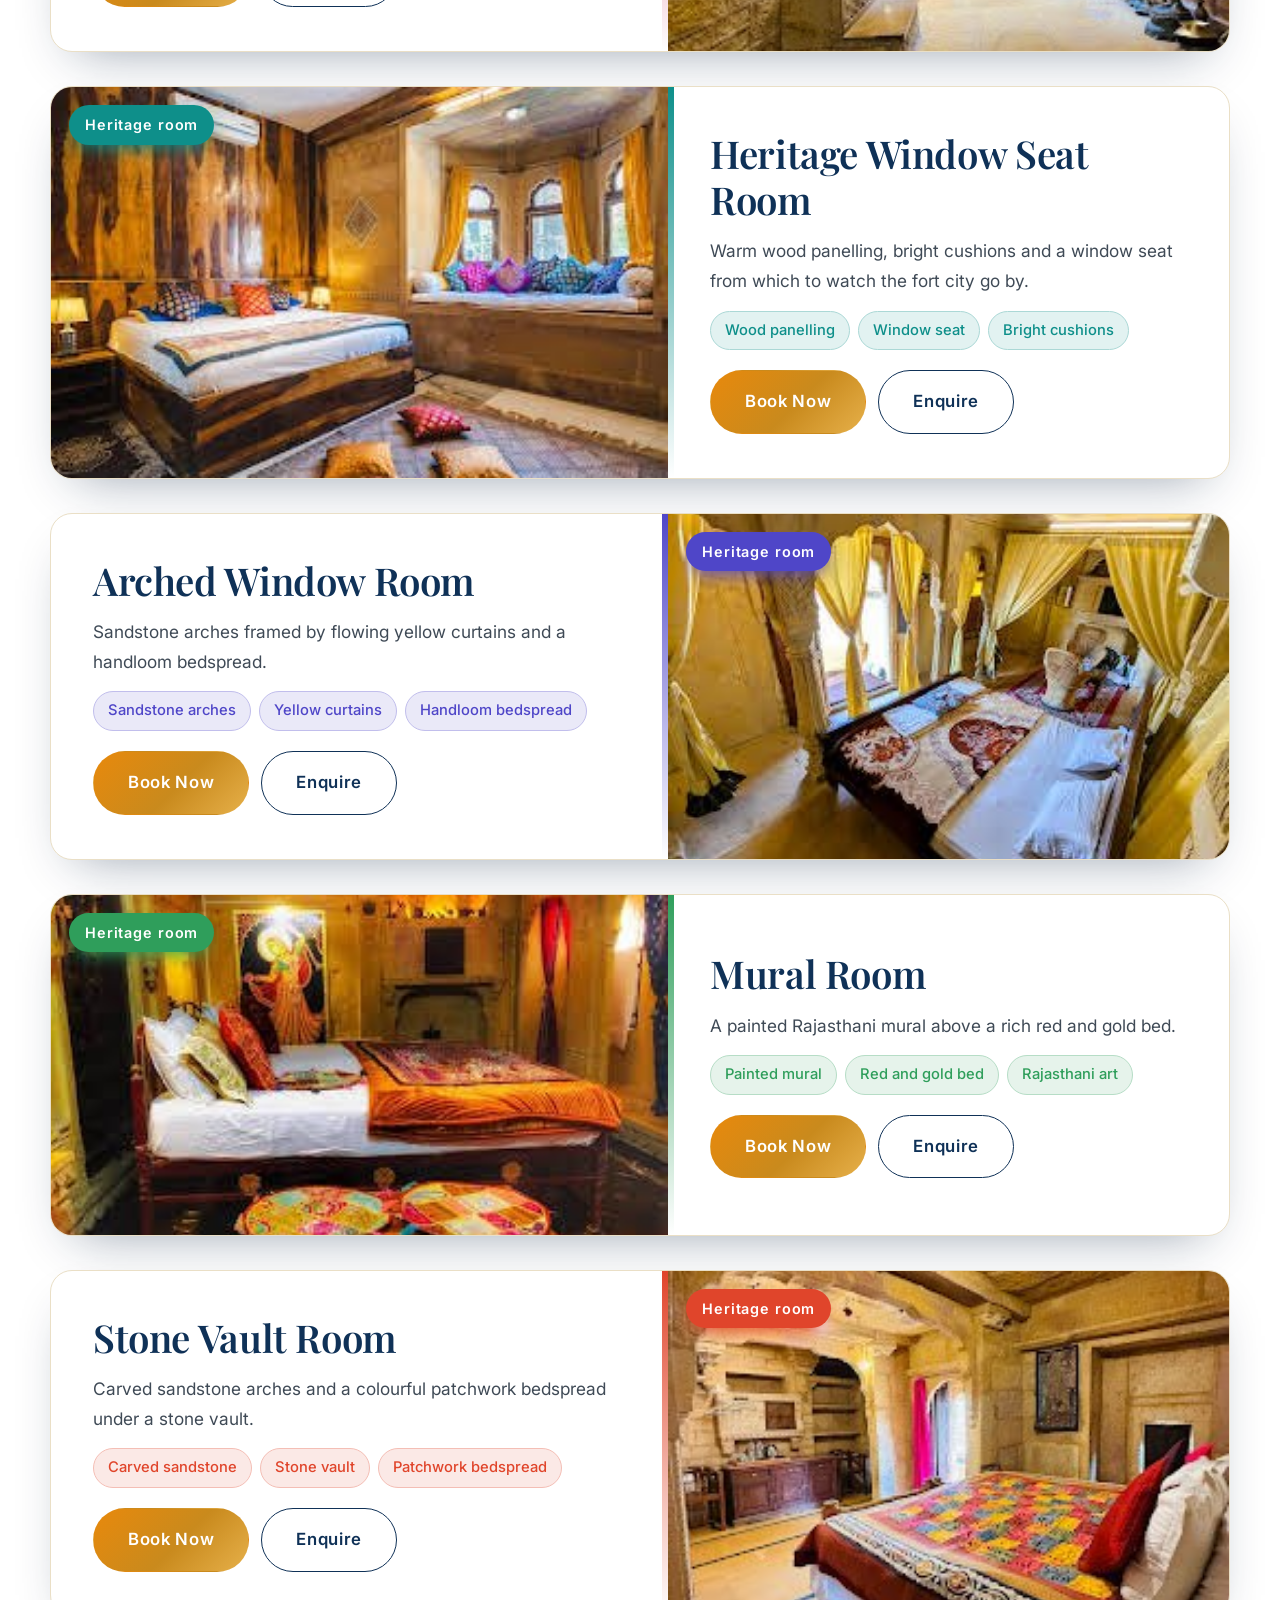
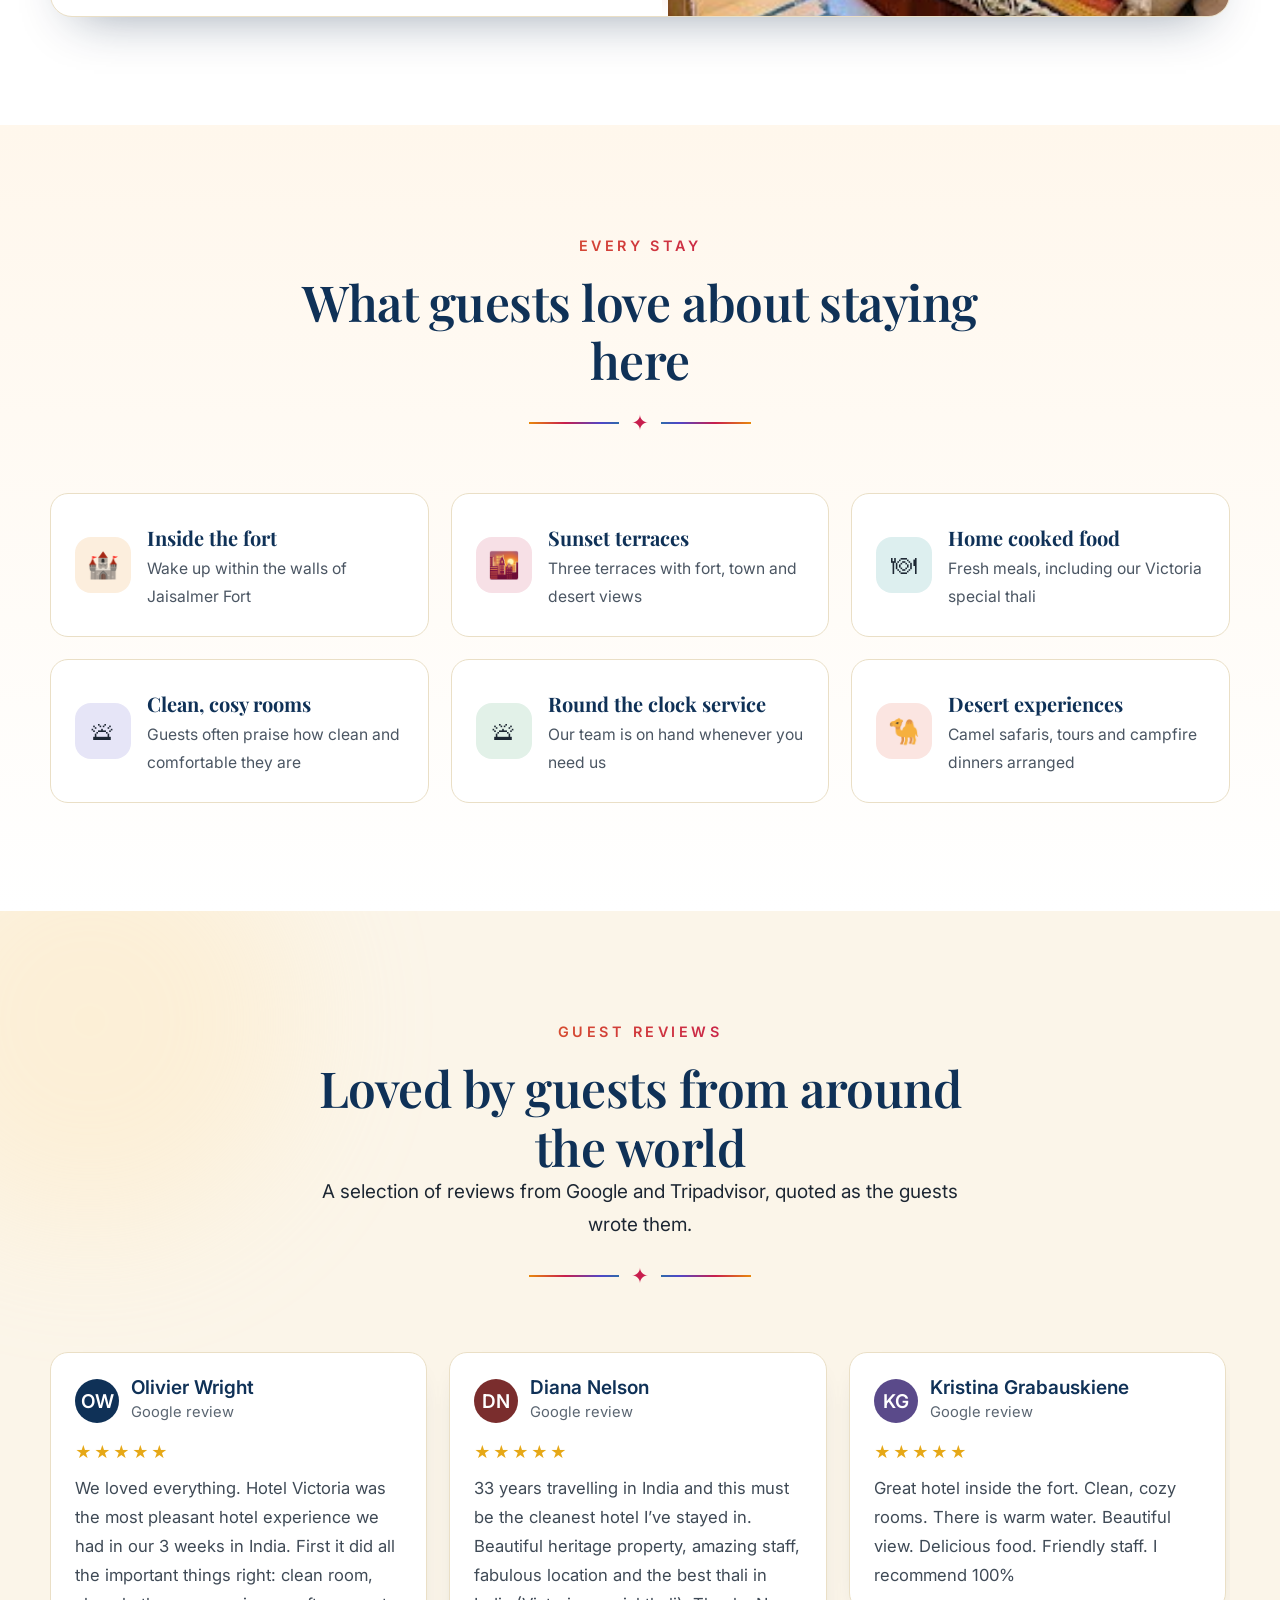
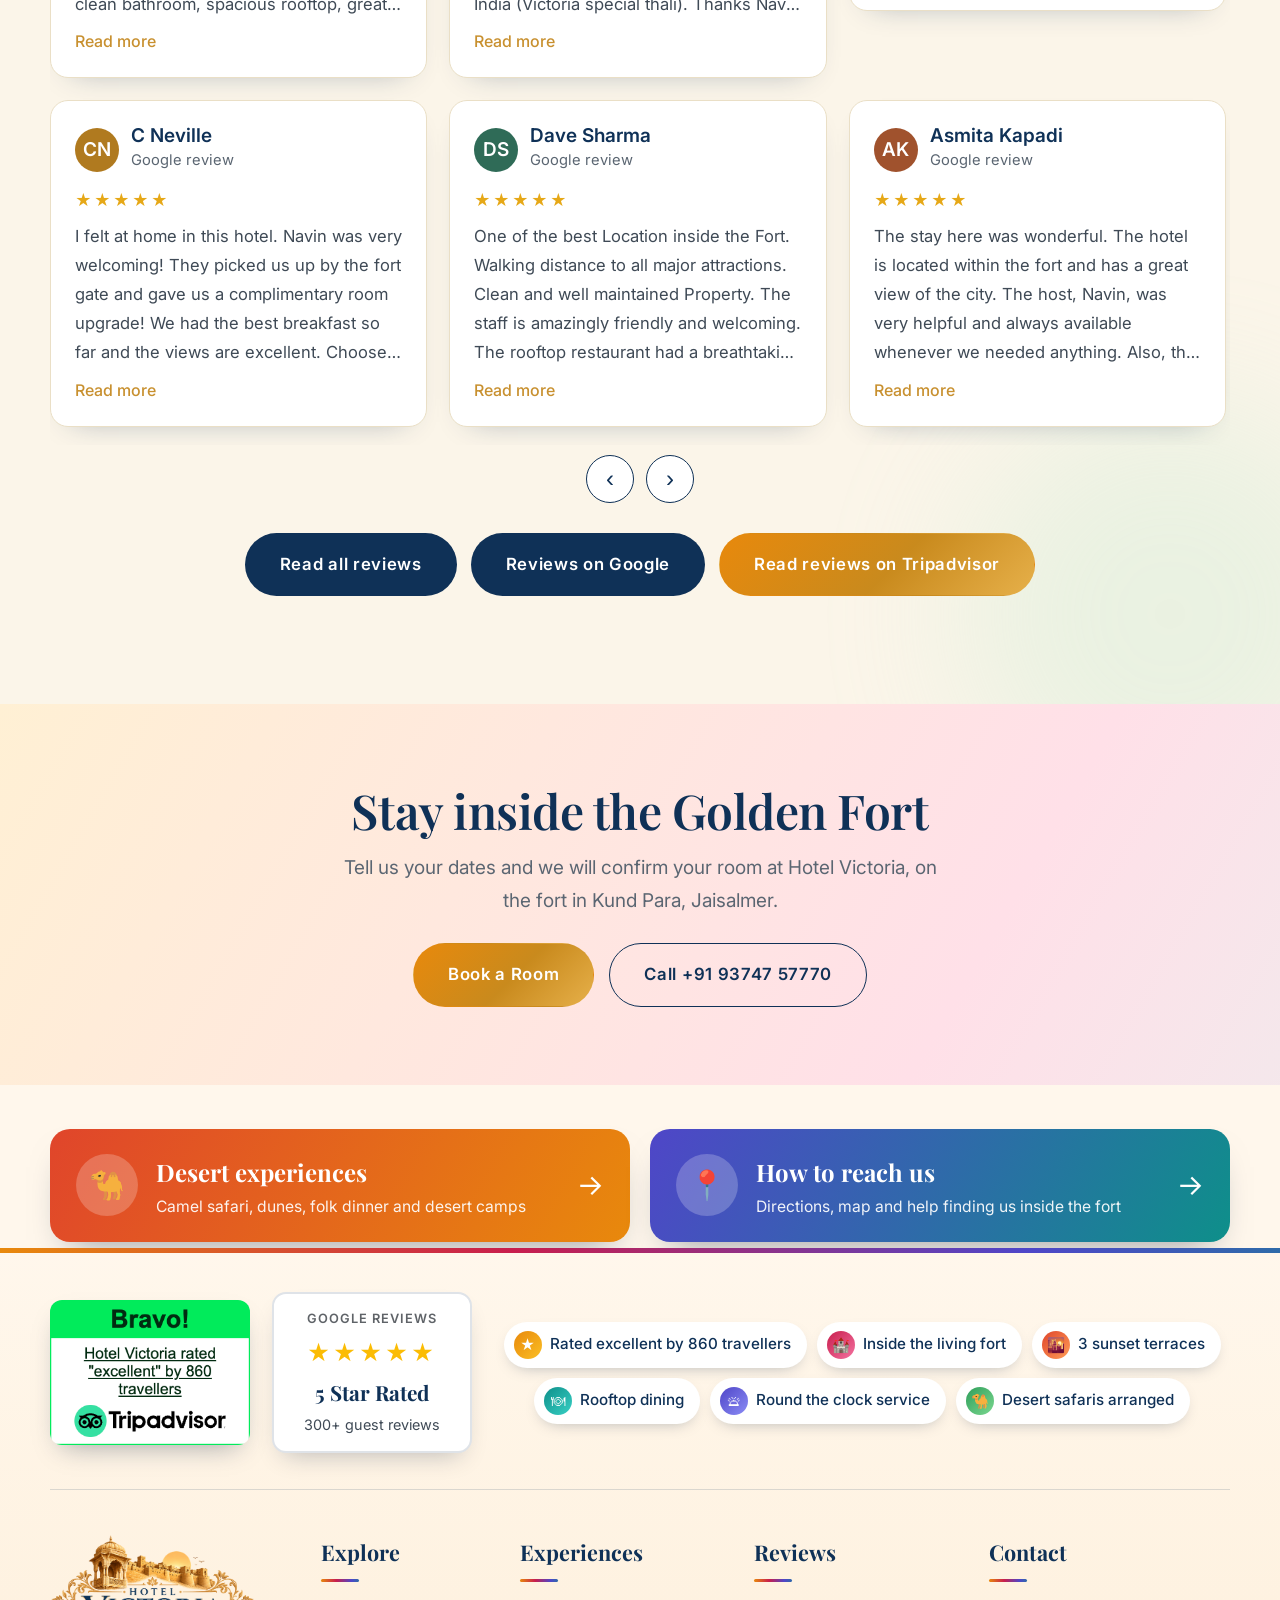
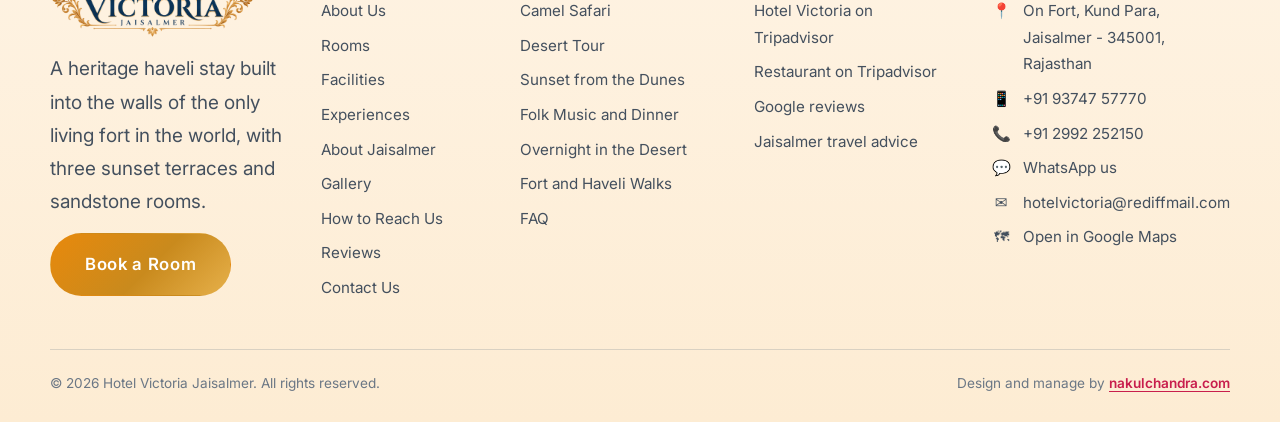
<file: rooms.html>
<!DOCTYPE html>
<html lang="en" class="no-js">
<head>
<meta charset="UTF-8">
<meta name="viewport" content="width=device-width, initial-scale=1">
<title>Rooms &amp; Suites in Jaisalmer Fort | Hotel Victoria</title>
<meta name="description" content="Heritage rooms and suites inside Jaisalmer Fort at Hotel Victoria: sandstone arches, cushioned balconies, murals and fort-city views. Book a room online.">
<meta name="keywords" content="hotel in Jaisalmer fort, hotels inside Jaisalmer fort, heritage hotel Jaisalmer, haveli stay Jaisalmer, budget hotel Jaisalmer fort, best hotel in Jaisalmer, hotel with rooftop restaurant Jaisalmer, sunset view hotel Jaisalmer, Hotel Victoria Jaisalmer, Jaisalmer fort stay, Kund Para Jaisalmer hotel, camel safari Jaisalmer, desert camp Jaisalmer, hotels near Jaisalmer fort, Jaisalmer fort hotel booking">
<meta name="robots" content="index, follow, max-image-preview:large">
<link rel="canonical" href="https://hotelvictoriajaisalmer.com/rooms.html">
<meta name="geo.region" content="IN-RJ"><meta name="geo.placename" content="Jaisalmer">
<meta property="og:type" content="website"><meta property="og:site_name" content="Hotel Victoria Jaisalmer"><meta property="og:locale" content="en_IN">
<meta property="og:title" content="Rooms &amp; Suites in Jaisalmer Fort | Hotel Victoria"><meta property="og:description" content="Heritage rooms and suites inside Jaisalmer Fort at Hotel Victoria: sandstone arches, cushioned balconies, murals and fort-city views. Book a room online.">
<meta property="og:url" content="https://hotelvictoriajaisalmer.com/rooms.html"><meta property="og:image" content="https://hotelvictoriajaisalmer.com/assets/images/fort-aerial-view.jpg">
<meta name="twitter:card" content="summary_large_image"><meta name="twitter:title" content="Rooms &amp; Suites in Jaisalmer Fort | Hotel Victoria"><meta name="twitter:description" content="Heritage rooms and suites inside Jaisalmer Fort at Hotel Victoria: sandstone arches, cushioned balconies, murals and fort-city views. Book a room online."><meta name="twitter:image" content="https://hotelvictoriajaisalmer.com/assets/images/fort-aerial-view.jpg">
<script type="application/ld+json">{"@context": "https://schema.org", "@type": "BreadcrumbList", "itemListElement": [{"@type": "ListItem", "position": 1, "name": "Home", "item": "https://hotelvictoriajaisalmer.com/"}, {"@type": "ListItem", "position": 2, "name": "Rooms", "item": "https://hotelvictoriajaisalmer.com/rooms.html"}]}</script>
<link rel="icon" href="assets/images/logo.png">
<link rel="preconnect" href="https://fonts.googleapis.com">
<link rel="preconnect" href="https://fonts.gstatic.com" crossorigin>
<link href="https://fonts.googleapis.com/css2?family=Playfair+Display:ital,wght@0,500;0,600;0,700;1,500;1,600&family=Inter:wght@400;500;600&display=swap" rel="stylesheet">
<script>document.documentElement.className="js"</script>
<link rel="stylesheet" href="style.css">
</head>
<body>
<div class="topbar">
  <div class="wrap">
    <span>On Fort, Kund Para, Jaisalmer - 345001, Rajasthan</span>
    <span><a href="tel:+919374757770">+91 93747 57770</a> &nbsp;|&nbsp; <a href="mailto:hotelvictoria@rediffmail.com">hotelvictoria@rediffmail.com</a></span>
  </div>
</div>
<header class="site">
  <div class="wrap">
    <a class="brand" href="index.html" aria-label="Hotel Victoria Jaisalmer home"><img src="assets/images/logo.png" alt="Hotel Victoria Jaisalmer logo"></a>
    <button class="burger" aria-label="Toggle menu" aria-expanded="false"><span></span><span></span><span></span></button>
    <nav class="main" id="nav">
      <ul><li><a href="about-us.html">About Us</a></li><li><a href="rooms.html" class="active" aria-current="page">Rooms</a></li><li><a href="facilities.html">Facilities</a></li><li><a href="experiences.html">Experiences</a></li><li><a href="about-jaisalmer.html">About Jaisalmer</a></li><li><a href="gallery.html">Gallery</a></li><li><a href="reviews.html">Reviews</a></li><li><a href="contact-us.html">Contact Us</a></li><li><a class="nav-cta" href="https://hotels.eglobe-solutions.com/hotelvictoriajaisalmer/booking/hotels/hotel-victoria-jaisalmer-jaisalmer#bookingsteps" target="_blank" rel="noopener">Book a Room</a></li></ul>
    </nav>
  </div>
</header>

<main id="top">
<section class="page-hero" style="--hero-img:url('assets/images/room-yellow-curtains.jpg')">
  <div class="wrap reveal">
    <span class="eyebrow">Accommodation</span>
    <h1>Our Rooms</h1>
    <div class="crumbs"><a href="index.html">Home</a> &nbsp;/&nbsp; Rooms</div>
  </div>
</section>
<section class="section rooms-page"><div class="wrap"><div class="section-head reveal"><span class="eyebrow">Accommodation</span><h2>Rooms with a persona of their own</h2><p>Sandstone walls, colourful bedspreads, patterned rugs and tasteful art. Every room at Hotel Victoria is different, so choose the one that suits you.</p><div class="orn">&#10022;</div></div><div class="rm-list"><article class="rm  reveal" style="--c:#e8890c"><div class="rm-img"><img loading="lazy" src="assets/images/window-view.jpg" alt="Victoria Suite, Room 2"><span class="rm-no">Room 2</span></div><div class="rm-body"><h2>Victoria Suite</h2><p>A suite with a cushioned balcony and a view across the fort city, the perfect place to watch Jaisalmer wake up.</p><div class="rm-chips"><span>Cushioned balcony</span><span>Fort city view</span><span>Suite</span></div><div class="rm-btns"><a class="btn btn-gold" href="https://hotels.eglobe-solutions.com/hotelvictoriajaisalmer/booking/hotels/hotel-victoria-jaisalmer-jaisalmer#bookingsteps" target="_blank" rel="noopener">Book Now</a><a class="btn btn-ghost-dark" href="contact-us.html#enquiry">Enquire</a></div></div></article><article class="rm flip reveal" style="--c:#c81e4d"><div class="rm-img"><img loading="lazy" src="assets/images/heritage-corridor.jpg" alt="Kohinoor Suite, Room 5"><span class="rm-no">Room 5</span></div><div class="rm-body"><h2>Kohinoor Suite</h2><p>A vibrant sandstone-walled suite with its own bathroom, colourful and full of character.</p><div class="rm-chips"><span>Private bathroom</span><span>Sandstone walls</span><span>Suite</span></div><div class="rm-btns"><a class="btn btn-gold" href="https://hotels.eglobe-solutions.com/hotelvictoriajaisalmer/booking/hotels/hotel-victoria-jaisalmer-jaisalmer#bookingsteps" target="_blank" rel="noopener">Book Now</a><a class="btn btn-ghost-dark" href="contact-us.html#enquiry">Enquire</a></div></div></article><article class="rm  reveal" style="--c:#0e8f8a"><div class="rm-img"><img loading="lazy" src="assets/images/room-wood-window-seat.jpg" alt="Wood-panelled room with window seat"><span class="rm-no">Heritage room</span></div><div class="rm-body"><h2>Heritage Window Seat Room</h2><p>Warm wood panelling, bright cushions and a window seat from which to watch the fort city go by.</p><div class="rm-chips"><span>Wood panelling</span><span>Window seat</span><span>Bright cushions</span></div><div class="rm-btns"><a class="btn btn-gold" href="https://hotels.eglobe-solutions.com/hotelvictoriajaisalmer/booking/hotels/hotel-victoria-jaisalmer-jaisalmer#bookingsteps" target="_blank" rel="noopener">Book Now</a><a class="btn btn-ghost-dark" href="contact-us.html#enquiry">Enquire</a></div></div></article><article class="rm flip reveal" style="--c:#4f46c8"><div class="rm-img"><img loading="lazy" src="assets/images/room-yellow-curtains.jpg" alt="Room with arched windows and yellow curtains"><span class="rm-no">Heritage room</span></div><div class="rm-body"><h2>Arched Window Room</h2><p>Sandstone arches framed by flowing yellow curtains and a handloom bedspread.</p><div class="rm-chips"><span>Sandstone arches</span><span>Yellow curtains</span><span>Handloom bedspread</span></div><div class="rm-btns"><a class="btn btn-gold" href="https://hotels.eglobe-solutions.com/hotelvictoriajaisalmer/booking/hotels/hotel-victoria-jaisalmer-jaisalmer#bookingsteps" target="_blank" rel="noopener">Book Now</a><a class="btn btn-ghost-dark" href="contact-us.html#enquiry">Enquire</a></div></div></article><article class="rm  reveal" style="--c:#2f9e5b"><div class="rm-img"><img loading="lazy" src="assets/images/room-mural.jpg" alt="Room with painted mural and red bed"><span class="rm-no">Heritage room</span></div><div class="rm-body"><h2>Mural Room</h2><p>A painted Rajasthani mural above a rich red and gold bed.</p><div class="rm-chips"><span>Painted mural</span><span>Red and gold bed</span><span>Rajasthani art</span></div><div class="rm-btns"><a class="btn btn-gold" href="https://hotels.eglobe-solutions.com/hotelvictoriajaisalmer/booking/hotels/hotel-victoria-jaisalmer-jaisalmer#bookingsteps" target="_blank" rel="noopener">Book Now</a><a class="btn btn-ghost-dark" href="contact-us.html#enquiry">Enquire</a></div></div></article><article class="rm flip reveal" style="--c:#e0452b"><div class="rm-img"><img loading="lazy" src="assets/images/room-stone-arch.jpg" alt="Stone vaulted room with colourful bedspread"><span class="rm-no">Heritage room</span></div><div class="rm-body"><h2>Stone Vault Room</h2><p>Carved sandstone arches and a colourful patchwork bedspread under a stone vault.</p><div class="rm-chips"><span>Carved sandstone</span><span>Stone vault</span><span>Patchwork bedspread</span></div><div class="rm-btns"><a class="btn btn-gold" href="https://hotels.eglobe-solutions.com/hotelvictoriajaisalmer/booking/hotels/hotel-victoria-jaisalmer-jaisalmer#bookingsteps" target="_blank" rel="noopener">Book Now</a><a class="btn btn-ghost-dark" href="contact-us.html#enquiry">Enquire</a></div></div></article></div></div></section><section class="section incl"><div class="wrap"><div class="section-head reveal"><span class="eyebrow">Every Stay</span><h2>What guests love about staying here</h2><div class="orn">&#10022;</div></div><div class="incl-grid"><div class="incl-i reveal" style="--c:#e8890c"><i>&#127984;</i><b>Inside the fort</b><span>Wake up within the walls of Jaisalmer Fort</span></div><div class="incl-i reveal" style="--c:#c81e4d"><i>&#127751;</i><b>Sunset terraces</b><span>Three terraces with fort, town and desert views</span></div><div class="incl-i reveal" style="--c:#0e8f8a"><i>&#127869;</i><b>Home cooked food</b><span>Fresh meals, including our Victoria special thali</span></div><div class="incl-i reveal" style="--c:#4f46c8"><i>&#128718;</i><b>Clean, cosy rooms</b><span>Guests often praise how clean and comfortable they are</span></div><div class="incl-i reveal" style="--c:#2f9e5b"><i>&#128718;</i><b>Round the clock service</b><span>Our team is on hand whenever you need us</span></div><div class="incl-i reveal" style="--c:#e0452b"><i>&#128042;</i><b>Desert experiences</b><span>Camel safaris, tours and campfire dinners arranged</span></div></div></div></section>
<section class="section rv" id="reviews">
  <div class="wrap">
    <div class="section-head reveal">
      <span class="eyebrow">Guest Reviews</span>
      <h2>Loved by guests from around the world</h2>
      <p>A selection of reviews from Google and Tripadvisor, quoted as the guests wrote them.</p>
      <div class="orn">&#10022;</div>
    </div>
    <div class="rv-wrap reveal">
      <div class="rv-track" id="rvTrack" tabindex="0" aria-label="Guest reviews"><article class="rv-card"><div class="rv-top"><div class="rv-av" style="background:#0f3157">OW</div><div><div class="rv-name">Olivier Wright</div><div class="rv-src">Google review</div></div></div><div class="rv-stars" aria-label="5 out of 5 stars">★★★★★</div><p class="rv-text">We loved everything. Hotel Victoria was the most pleasant hotel experience we had in our 3 weeks in India. First it did all the important things right: clean room, clean bathroom, spacious rooftop, great food that&#x27;s at a fair price. But it&#x27;&#x27;s all the other little things that made it special: super comfy bed and pillows, a shower that doesnt need preheating and.doesnt run out of hot water after 5 mins, electricity that runs even when you&#x27;re out of the room (practical to charge your devices when you&#x27;re out), breakfast is not limited to 2 things (you have indian and european options, you can ask for seconds and thirds), tea/coffee is real good (hot and iced) and unlimited and free throughout the day, the cook and staff are super friendly (special thanks to Navin the manager), and lastly, they never asked once for a review. Which is why we wanted to write this and encourage you to definitely stay there. You won&#x27;t want to leave (we didn&#x27;t) !</p></article><article class="rv-card"><div class="rv-top"><div class="rv-av" style="background:#b07a1f">CN</div><div><div class="rv-name">C Neville</div><div class="rv-src">Google review</div></div></div><div class="rv-stars" aria-label="5 out of 5 stars">★★★★★</div><p class="rv-text">I felt at home in this hotel. Navin was very welcoming! They picked us up by the fort gate and gave us a complimentary room upgrade! We had the best breakfast so far and the views are excellent. Choose this hotel for the best hotel in the fort!</p></article><article class="rv-card"><div class="rv-top"><div class="rv-av" style="background:#7a2d2d">DN</div><div><div class="rv-name">Diana Nelson</div><div class="rv-src">Google review</div></div></div><div class="rv-stars" aria-label="5 out of 5 stars">★★★★★</div><p class="rv-text">33 years travelling in India and this must be the cleanest hotel I’ve stayed in. Beautiful heritage property, amazing staff, fabulous location and the best thali in India (Victoria special thali). Thanks Navin and team!</p></article><article class="rv-card"><div class="rv-top"><div class="rv-av" style="background:#2f6b57">DS</div><div><div class="rv-name">Dave Sharma</div><div class="rv-src">Google review</div></div></div><div class="rv-stars" aria-label="5 out of 5 stars">★★★★★</div><p class="rv-text">One of the best Location inside the Fort. Walking distance to all major attractions. Clean and well maintained Property. The staff is amazingly friendly and welcoming. The rooftop restaurant had a breathtaking view of the Sunset. The food was amazing with a great variety.</p></article><article class="rv-card"><div class="rv-top"><div class="rv-av" style="background:#5a4a8a">KG</div><div><div class="rv-name">Kristina Grabauskiene</div><div class="rv-src">Google review</div></div></div><div class="rv-stars" aria-label="5 out of 5 stars">★★★★★</div><p class="rv-text">Great hotel inside the fort. Clean, cozy rooms. There is warm water. Beautiful view. Delicious food. Friendly staff. I recommend 100%</p></article><article class="rv-card"><div class="rv-top"><div class="rv-av" style="background:#a0522d">AK</div><div><div class="rv-name">Asmita Kapadi</div><div class="rv-src">Google review</div></div></div><div class="rv-stars" aria-label="5 out of 5 stars">★★★★★</div><p class="rv-text">The stay here was wonderful. The hotel is located within the fort and has a great view of the city. The host, Navin, was very helpful and always available whenever we needed anything. Also, the food here is delicious! Highly recommend!</p></article><article class="rv-card"><div class="rv-top"><div class="rv-av" style="background:#0f3157">AR</div><div><div class="rv-name">Arafat Riko</div><div class="rv-src">Google review</div></div></div><div class="rv-stars" aria-label="5 out of 5 stars">★★★★★</div><p class="rv-text">The hotel is situated inside the fort, which is a prime location. The room felt like a piece of history. The view from the rooftop is excellent. And the hospitality provided by the staff is great as well!</p></article><article class="rv-card"><div class="rv-top"><div class="rv-av" style="background:#b07a1f">SC</div><div><div class="rv-name">Samik Chatterjee</div><div class="rv-src">Google review</div></div></div><div class="rv-stars" aria-label="5 out of 5 stars">★★★★★</div><p class="rv-text">Very nice hotel. The location is fantastic since it is situated inside the fort. The service and behaviour of the staffs is fantastic. The food served here is like home made food. They make fresh food everytime you order. Overall a great experience and i strongly recommend everyone this place.</p></article><article class="rv-card"><div class="rv-top"><div class="rv-av" style="background:#7a2d2d">AM</div><div><div class="rv-name">Aarush M</div><div class="rv-src">Google review</div></div></div><div class="rv-stars" aria-label="5 out of 5 stars">★★★★★</div><p class="rv-text">We visited Hotel Victoria and had a stunning time. The food was excellent as well as the service. All of our needs were taken care of in a timely manner. The view was beautiful from the terrace as well as from the rooms were phenomenal. Definitely recommend!</p></article><article class="rv-card"><div class="rv-top"><div class="rv-av" style="background:#2f6b57">AJ</div><div><div class="rv-name">Akshataa Joshi</div><div class="rv-src">Google review</div></div></div><div class="rv-stars" aria-label="5 out of 5 stars">★★★★★</div><p class="rv-text">The rooms are inside the fort and they are beautiful and cosy. The view from the rooftop is spectacular. They arranged a singer and bonfire for us which made our evening magical.</p></article><article class="rv-card"><div class="rv-top"><div class="rv-av" style="background:#5a4a8a">AM</div><div><div class="rv-name">Aditi Mathur</div><div class="rv-src">Google review</div></div></div><div class="rv-stars" aria-label="5 out of 5 stars">★★★★★</div><p class="rv-text">This place is all about age old Haveli feels with extremely courteous staff and heritage vibes. Very good homely food and generous help for their guests. Highly recommended place to stay in the fort area.</p></article><article class="rv-card"><div class="rv-top"><div class="rv-av" style="background:#a0522d">PT</div><div><div class="rv-name">Pradeep Thapliyal</div><div class="rv-src">Google review</div></div></div><div class="rv-stars" aria-label="5 out of 5 stars">★★★★★</div><p class="rv-text">The rustic regal vibe, beautiful rooms and aesthetically pleasing decor. Food is also a must-try from their rooftop restaurant from which you can see the Golden City. Very cooperative staff.</p></article><article class="rv-card"><div class="rv-top"><div class="rv-av" style="background:#0f3157">ID</div><div><div class="rv-name">Ishaan Dali</div><div class="rv-src">Google review</div></div></div><div class="rv-stars" aria-label="5 out of 5 stars">★★★★★</div><p class="rv-text">The view from the top of the Hotel was spectacular. The staff were also highly welcoming and courteous. I highly recommend Hotel Victoria if anyone wants to stay inside the Jaisalmer fort.</p></article><article class="rv-card"><div class="rv-top"><div class="rv-av" style="background:#b07a1f">RJ</div><div><div class="rv-name">Rushabh Jain</div><div class="rv-src">Google review</div></div></div><div class="rv-stars" aria-label="5 out of 5 stars">★★★★★</div><p class="rv-text">We stayed here with Family. Best in Service, Best Home cooked Like Food &amp; Specailly Best View You will get from the Top. U can view whole of Jaisalmer from here. Loved the Hospitality. Thank You Team Victoria ❤️❤️</p></article><article class="rv-card"><div class="rv-top"><div class="rv-av" style="background:#7a2d2d">MS</div><div><div class="rv-name">Marie Schutz</div><div class="rv-src">Google review</div></div></div><div class="rv-stars" aria-label="5 out of 5 stars">★★★★★</div><p class="rv-text">Great place!! The staff is very kind and helpful. You can enjoy the best food in town (try the yogurt with fruits!) while watching the sunset. We really recommend :)</p></article><article class="rv-card"><div class="rv-top"><div class="rv-av" style="background:#2f6b57">AS</div><div><div class="rv-name">Anup Sonawane</div><div class="rv-src">Google review</div></div></div><div class="rv-stars" aria-label="5 out of 5 stars">★★★★★</div><p class="rv-text">This place is gem for those who want to experience the fort living with traditional Rajasthani heritage. The rooms are clean and comfortable. Food is good and the staff- polite and prompt. Specially to mention -Naveen Bhaiya, very polite and helpful manager. Overall, we had an amazing stay.</p></article><article class="rv-card"><div class="rv-top"><div class="rv-av" style="background:#5a4a8a">RA</div><div><div class="rv-name">Rakesh Anand</div><div class="rv-src">Google review</div></div></div><div class="rv-stars" aria-label="5 out of 5 stars">★★★★★</div><p class="rv-text">Awesome Hospitality by Pankaj and his team. Balcony room and in-house kitchen is a must try for once in a time experience of actually living in a fort</p></article><article class="rv-card"><div class="rv-top"><div class="rv-av" style="background:#a0522d">PB</div><div><div class="rv-name">Pooja Bisht</div><div class="rv-src">Google review</div></div></div><div class="rv-stars" aria-label="5 out of 5 stars">★★★★★</div><p class="rv-text">Very nice hotel and staff. Rooms are very nice and cosy. The view from the roof top is amazing. We can see the sunrise and sunset from the roof top.</p></article><article class="rv-card"><div class="rv-top"><div class="rv-av" style="background:#0f3157">PJ</div><div><div class="rv-name">Pritam Jena</div><div class="rv-src">Google review</div></div></div><div class="rv-stars" aria-label="5 out of 5 stars">★★★★★</div><p class="rv-text">We stayed here for a couple of days and the rooms and facilities were extremely clean. The view from the jharokha style rooms was also splendid. Would recommend 100% for the complete experience. The staff also very helpful.and always available</p></article><article class="rv-card"><div class="rv-top"><div class="rv-av" style="background:#b07a1f">SS</div><div><div class="rv-name">Shahid Sarki91</div><div class="rv-src">Google review</div></div></div><div class="rv-stars" aria-label="5 out of 5 stars">★★★★★</div><p class="rv-text">Excellent stay, food. recommend to all who visit to jaisalmer as every place is nearby walking distance- jaisalmer fort, laxminathji temple, market road, city view point..great hospitality &amp; great food specially kachori in the breakfast😍</p></article><article class="rv-card"><div class="rv-top"><div class="rv-av" style="background:#7a2d2d">AB</div><div><div class="rv-name">Aayushi Bhutra</div><div class="rv-src">Google review</div></div></div><div class="rv-stars" aria-label="5 out of 5 stars">★★★★★</div><p class="rv-text">Hotel is situated in Jaisalmer Fort at a prime location giving viewers pleasure to enjoy the view of entire Jaisalmer with Sunset.. The staff is helpful and genuine. Value for money. Must visit for people visiting Jaisalmer.</p></article><article class="rv-card"><div class="rv-top"><div class="rv-av" style="background:#2f6b57">SM</div><div><div class="rv-name">Sanjay Mundhra</div><div class="rv-src">Google review</div></div></div><div class="rv-stars" aria-label="5 out of 5 stars">★★★★★</div><p class="rv-text">If you are looking to stay in fort area in Jaisalmer, this is the hotel you are looking for .. excellent view from terrace, nice behavior of hotel staff and above it very nice food. They serve food without onion but it&#x27;s very delicious.</p></article><article class="rv-card"><div class="rv-top"><div class="rv-av" style="background:#5a4a8a">TR</div><div><div class="rv-name">Tej Razdan</div><div class="rv-src">Google review</div></div></div><div class="rv-stars" aria-label="4 out of 5 stars">★★★★☆</div><p class="rv-text">Hotel in the fort gives a royal experience. Comfortable rooms with adequate amenities, good food, personalised and courteous service. Birds eye view of the city from the balcony.</p></article><article class="rv-card"><div class="rv-top"><div class="rv-av" style="background:#a0522d">ER</div><div><div class="rv-name">Evan Ruff</div><div class="rv-src">Google review</div></div></div><div class="rv-stars" aria-label="5 out of 5 stars">★★★★★</div><p class="rv-text">The most interesting hotel I&#x27;ve stayed at. The place is run by the proprietor and his family and is located INSIDE Jaisalmer Fort. You need a tuk-tuk to get up to it but once there, you&#x27;re transported back in time. Rooms are nice and the rooftop deck is a great place to relax.</p></article><article class="rv-card"><div class="rv-top"><div class="rv-av" style="background:#0f3157">AG</div><div><div class="rv-name">Aasmaan Gupta</div><div class="rv-src">Google review</div></div></div><div class="rv-stars" aria-label="5 out of 5 stars">★★★★★</div><p class="rv-text">Had a wonderful experience at Victoria. I had an amazing view of the city from my room and from the restaurant. Appreciate the effort put in by staff at Victoria to make my stay comfortable.</p></article><article class="rv-card"><div class="rv-top"><div class="rv-av" style="background:#b07a1f">MN</div><div><div class="rv-name">Madhukar N R</div><div class="rv-src">Google review</div></div></div><div class="rv-stars" aria-label="5 out of 5 stars">★★★★★</div><p class="rv-text">Very good location within Jaisalmer fort walls, cool sunset view. Friendly staff make this stay pleasant</p></article><article class="rv-card"><div class="rv-top"><div class="rv-av" style="background:#7a2d2d">MJ</div><div><div class="rv-name">Mrunmai Javalgekar</div><div class="rv-src">Google review</div></div></div><div class="rv-stars" aria-label="5 out of 5 stars">★★★★★</div><p class="rv-text">Amazing location and very Caring staff. If you are planning to stay on fort I will recommend this hotel.</p></article><article class="rv-card"><div class="rv-top"><div class="rv-av" style="background:#2f6b57">R</div><div><div class="rv-name">Roving59008801836</div><div class="rv-src">Tripadvisor review</div></div></div><div class="rv-stars" aria-label="5 out of 5 stars">★★★★★</div><p class="rv-text">The rooms very aesthetic , and the view from it was stunning. The staff were very responsible and made us feel at home. The food tasted excellent. Overall, the service and stay were quite memorable.</p></article></div>
      <div class="rv-nav"><button id="rvPrev" aria-label="Previous reviews">&#8249;</button><button id="rvNext" aria-label="Next reviews">&#8250;</button></div>
    </div>
    <div class="rv-links reveal">
      <a class="btn btn-navy" href="reviews.html">Read all reviews</a>
      <a class="btn btn-navy" href="https://www.google.com/travel/search?ts=CAESCgoCCAMKAggDEAAaVwo5EjcyJTB4Mzk0N2JjMjhjNTQxMzJjYjoweDk3MmE5ODlkZmJkOTMwNzI6DkhvdGVsIFZpY3RvcmlhEhoSFAoHCOoPEAsYDhIHCOoPEAsYDxgBMgIQACoHCgU6A0lOUg&qs=CAEyJkNoZ0k4dURrM3QtVHBwV1hBUm9MTDJjdk1YUnhlV04zZW5NUUFROAJCCQlyMNn7nZgql0IJCXIw2fudmCqX&utm_campaign=sharing&utm_medium=link_btn&utm_source=htls" target="_blank" rel="noopener">Reviews on Google</a>
      <a class="btn btn-gold" href="https://www.tripadvisor.in/Hotel_Review-g297667-d646484-Reviews-Hotel_Victoria-Jaisalmer_Jaisalmer_District_Rajasthan.html" target="_blank" rel="noopener">Read reviews on Tripadvisor</a>
    </div>
  </div>
</section>
<section class="cta-band">
  <div class="wrap reveal">
    <h2>Stay inside the Golden Fort</h2>
    <p>Tell us your dates and we will confirm your room at Hotel Victoria, on the fort in Kund Para, Jaisalmer.</p>
    <a class="btn btn-gold" href="https://hotels.eglobe-solutions.com/hotelvictoriajaisalmer/booking/hotels/hotel-victoria-jaisalmer-jaisalmer#bookingsteps" target="_blank" rel="noopener">Book a Room</a>
    &nbsp; <a class="btn btn-ghost" href="tel:+919374757770">Call +91 93747 57770</a>
  </div>
</section>
</main>

<section class="qlinks"><div class="wrap qlinks-grid">
  <a class="ql ql1" href="experiences.html"><i>&#128042;</i><span><b>Desert experiences</b><small>Camel safari, dunes, folk dinner and desert camps</small></span><em>&rarr;</em></a>
  <a class="ql ql2" href="how-to-reach.html"><i>&#128205;</i><span><b>How to reach us</b><small>Directions, map and help finding us inside the fort</small></span><em>&rarr;</em></a>
</div></section>
<footer>
  <div class="wrap">
    <div class="fbadges">
      <a class="fb-ta" href="https://www.tripadvisor.in/Hotel_Review-g297667-d646484-Reviews-Hotel_Victoria-Jaisalmer_Jaisalmer_District_Rajasthan.html" target="_blank" rel="noopener" aria-label="Hotel Victoria rated excellent by 860 travellers on Tripadvisor"><img src="assets/images/tripadvisor-badge.png" alt="Bravo! Hotel Victoria rated excellent by 860 travellers on Tripadvisor" width="304" height="220" loading="lazy"></a>
      <a class="fb-g" href="https://www.google.com/travel/search?ts=CAESCgoCCAMKAggDEAAaVwo5EjcyJTB4Mzk0N2JjMjhjNTQxMzJjYjoweDk3MmE5ODlkZmJkOTMwNzI6DkhvdGVsIFZpY3RvcmlhEhoSFAoHCOoPEAsYDhIHCOoPEAsYDxgBMgIQACoHCgU6A0lOUg&qs=CAEyJkNoZ0k4dURrM3QtVHBwV1hBUm9MTDJjdk1YUnhlV04zZW5NUUFROAJCCQlyMNn7nZgql0IJCXIw2fudmCqX&utm_campaign=sharing&utm_medium=link_btn&utm_source=htls" target="_blank" rel="noopener" aria-label="5 star rated on Google, 300 plus reviews"><span class="fbg-t">Google Reviews</span><span class="fbg-s" aria-hidden="true">&#9733;&#9733;&#9733;&#9733;&#9733;</span><b>5 Star Rated</b><span>300+ guest reviews</span></a>
      <div class="fb-pills">
        <span class="p1"><i>&#9733;</i>Rated excellent by 860 travellers</span>
        <span class="p2"><i>&#127984;</i>Inside the living fort</span>
        <span class="p3"><i>&#127751;</i>3 sunset terraces</span>
        <span class="p4"><i>&#127869;</i>Rooftop dining</span>
        <span class="p5"><i>&#128718;</i>Round the clock service</span>
        <span class="p6"><i>&#128042;</i>Desert safaris arranged</span>
      </div>
    </div>
    <div class="f-grid">
      <div>
        <img src="assets/images/logo.png" alt="Hotel Victoria Jaisalmer">
        <p>A heritage haveli stay built into the walls of the only living fort in the world, with three sunset terraces and sandstone rooms.</p>
        <a class="btn btn-gold fbtn" href="https://hotels.eglobe-solutions.com/hotelvictoriajaisalmer/booking/hotels/hotel-victoria-jaisalmer-jaisalmer#bookingsteps" target="_blank" rel="noopener">Book a Room</a>
      </div>
      <div>
        <h4>Explore</h4>
        <ul>
          <li><a href="about-us.html">About Us</a></li><li><a href="rooms.html">Rooms</a></li><li><a href="facilities.html">Facilities</a></li><li><a href="experiences.html">Experiences</a></li><li><a href="about-jaisalmer.html">About Jaisalmer</a></li><li><a href="gallery.html">Gallery</a></li><li><a href="how-to-reach.html">How to Reach Us</a></li><li><a href="reviews.html">Reviews</a></li><li><a href="contact-us.html">Contact Us</a></li>
        </ul>
      </div>
      <div>
        <h4>Experiences</h4>
        <ul>
          <li><a href="experiences.html">Camel Safari</a></li><li><a href="experiences.html">Desert Tour</a></li><li><a href="experiences.html">Sunset from the Dunes</a></li><li><a href="experiences.html">Folk Music and Dinner</a></li><li><a href="experiences.html">Overnight in the Desert</a></li><li><a href="experiences.html">Fort and Haveli Walks</a></li><li><a href="index.html#faq">FAQ</a></li>
        </ul>
      </div>
      <div>
        <h4>Reviews</h4>
        <ul>
          <li><a href="https://www.tripadvisor.in/Hotel_Review-g297667-d646484-Reviews-Hotel_Victoria-Jaisalmer_Jaisalmer_District_Rajasthan.html" target="_blank" rel="noopener">Hotel Victoria on Tripadvisor</a></li>
          <li><a href="https://www.tripadvisor.in/Restaurant_Review-g297667-d2086717-Reviews-Hotel_victoria_Restaurant_jaisalmer-Jaisalmer_Rajasthan.html" target="_blank" rel="noopener">Restaurant on Tripadvisor</a></li>
          <li><a href="https://www.google.com/travel/search?ts=CAESCgoCCAMKAggDEAAaVwo5EjcyJTB4Mzk0N2JjMjhjNTQxMzJjYjoweDk3MmE5ODlkZmJkOTMwNzI6DkhvdGVsIFZpY3RvcmlhEhoSFAoHCOoPEAsYDhIHCOoPEAsYDxgBMgIQACoHCgU6A0lOUg&qs=CAEyJkNoZ0k4dURrM3QtVHBwV1hBUm9MTDJjdk1YUnhlV04zZW5NUUFROAJCCQlyMNn7nZgql0IJCXIw2fudmCqX&utm_campaign=sharing&utm_medium=link_btn&utm_source=htls" target="_blank" rel="noopener">Google reviews</a></li>
          <li><a href="https://www.tripadvisor.in/Tourism-g297667-Jaisalmer_Rajasthan-Vacations.html" target="_blank" rel="noopener">Jaisalmer travel advice</a></li>
        </ul>
      </div>
      <div>
        <h4>Contact</h4>
        <ul class="f-contact">
          <li><span>&#128205;</span>On Fort, Kund Para, Jaisalmer - 345001, Rajasthan</li>
          <li><span>&#128241;</span><a href="tel:+919374757770">+91 93747 57770</a></li>
          <li><span>&#128222;</span><a href="tel:+912992252150">+91 2992 252150</a></li>
          <li><span>&#128172;</span><a href="https://wa.me/919374757770" target="_blank" rel="noopener">WhatsApp us</a></li>
          <li><span>&#9993;</span><a href="mailto:hotelvictoria@rediffmail.com">hotelvictoria@rediffmail.com</a></li>
          <li><span>&#128506;</span><a href="https://www.google.com/travel/search?ts=CAESCgoCCAMKAggDEAAaVwo5EjcyJTB4Mzk0N2JjMjhjNTQxMzJjYjoweDk3MmE5ODlkZmJkOTMwNzI6DkhvdGVsIFZpY3RvcmlhEhoSFAoHCOoPEAsYDhIHCOoPEAsYDxgBMgIQACoHCgU6A0lOUg&qs=CAEyJkNoZ0k4dURrM3QtVHBwV1hBUm9MTDJjdk1YUnhlV04zZW5NUUFROAJCCQlyMNn7nZgql0IJCXIw2fudmCqX&utm_campaign=sharing&utm_medium=link_btn&utm_source=htls" target="_blank" rel="noopener">Open in Google Maps</a></li>
        </ul>
      </div>
    </div>
    <div class="copy"><span>&copy; <span id="yr"></span> Hotel Victoria Jaisalmer. All rights reserved.</span><span class="design">Design and manage by <a href="https://nakulchandra.com/" target="_blank" rel="noopener">nakulchandra.com</a></span></div>
  </div>
</footer>

<div class="float-call">
  <a class="wa" href="https://wa.me/919374757770" target="_blank" rel="noopener" aria-label="WhatsApp">&#128172;</a>
  <a class="ph" href="tel:+919374757770" aria-label="Call the hotel">&#128222;</a>
</div>
<script src="site.js"></script>
<script src="reviews-popup.js" defer></script>
<script src="fx.js" defer></script>
</body>
</html>
</file>
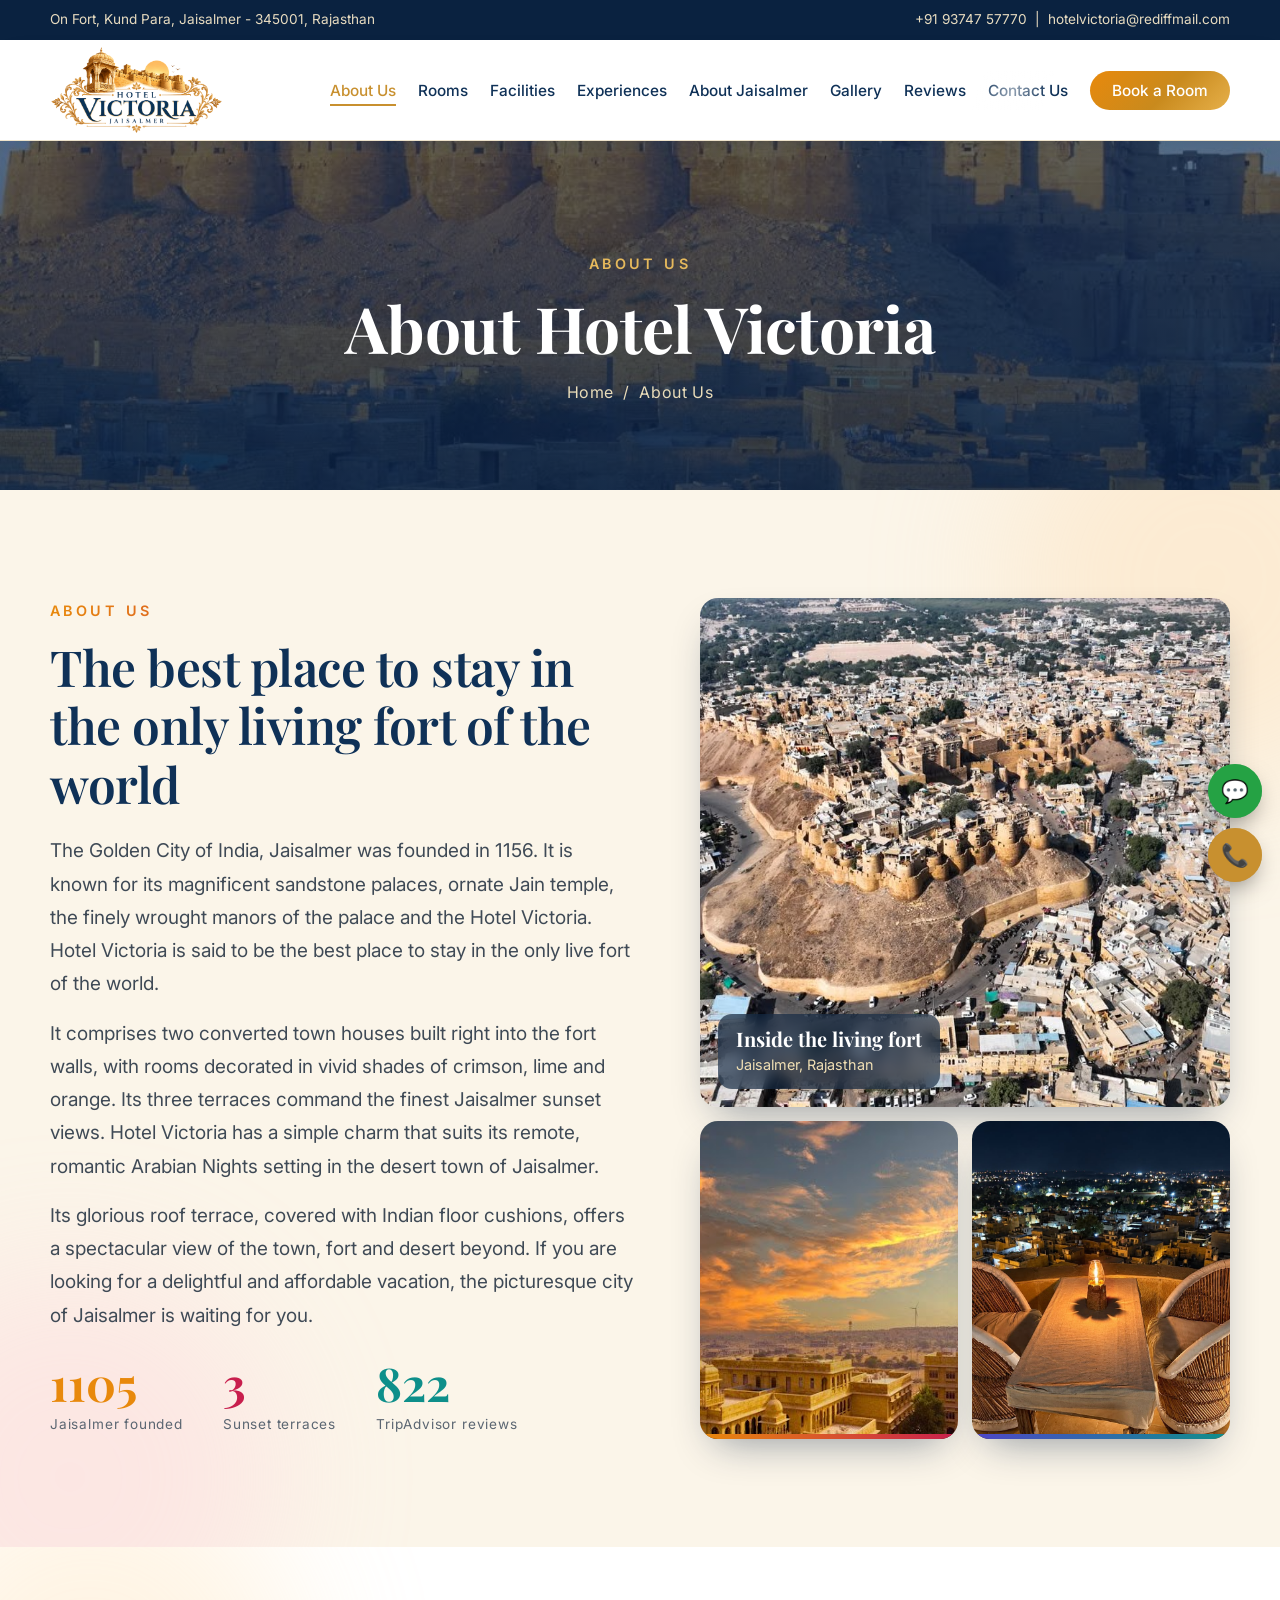
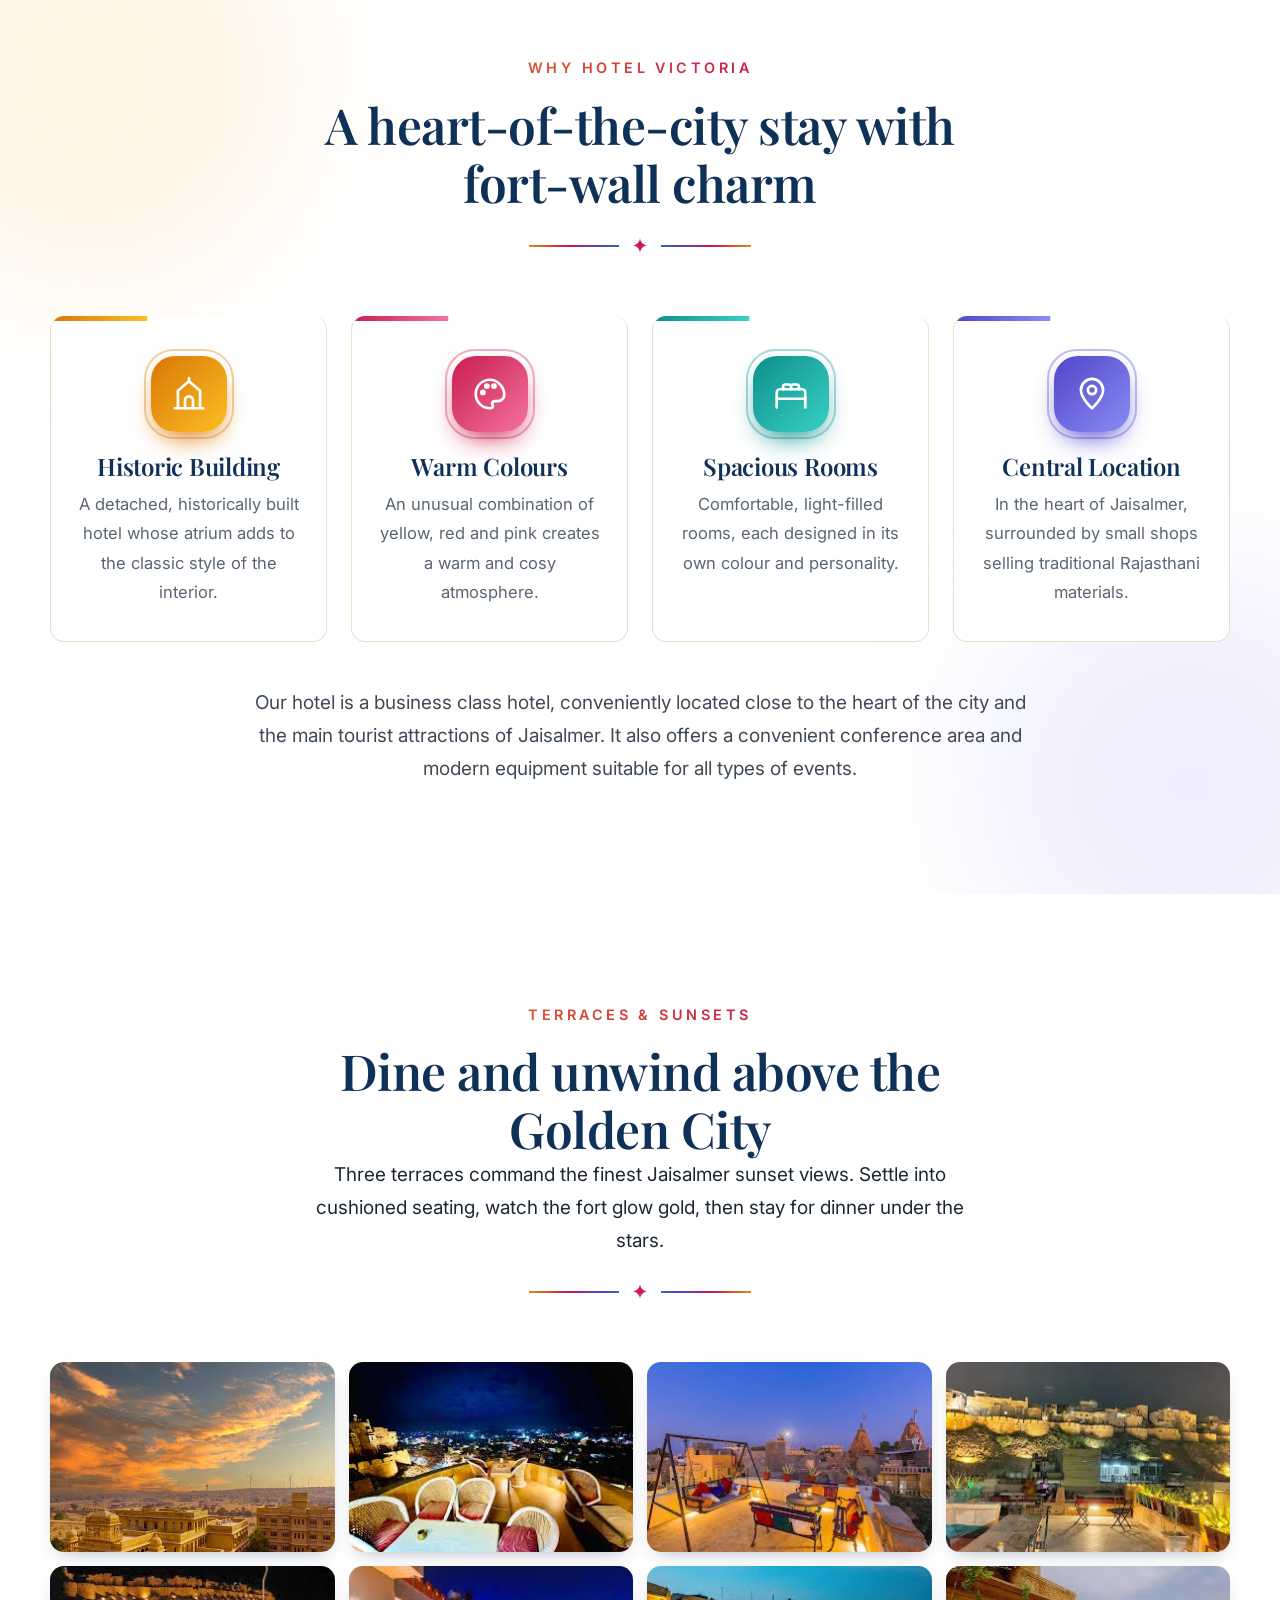
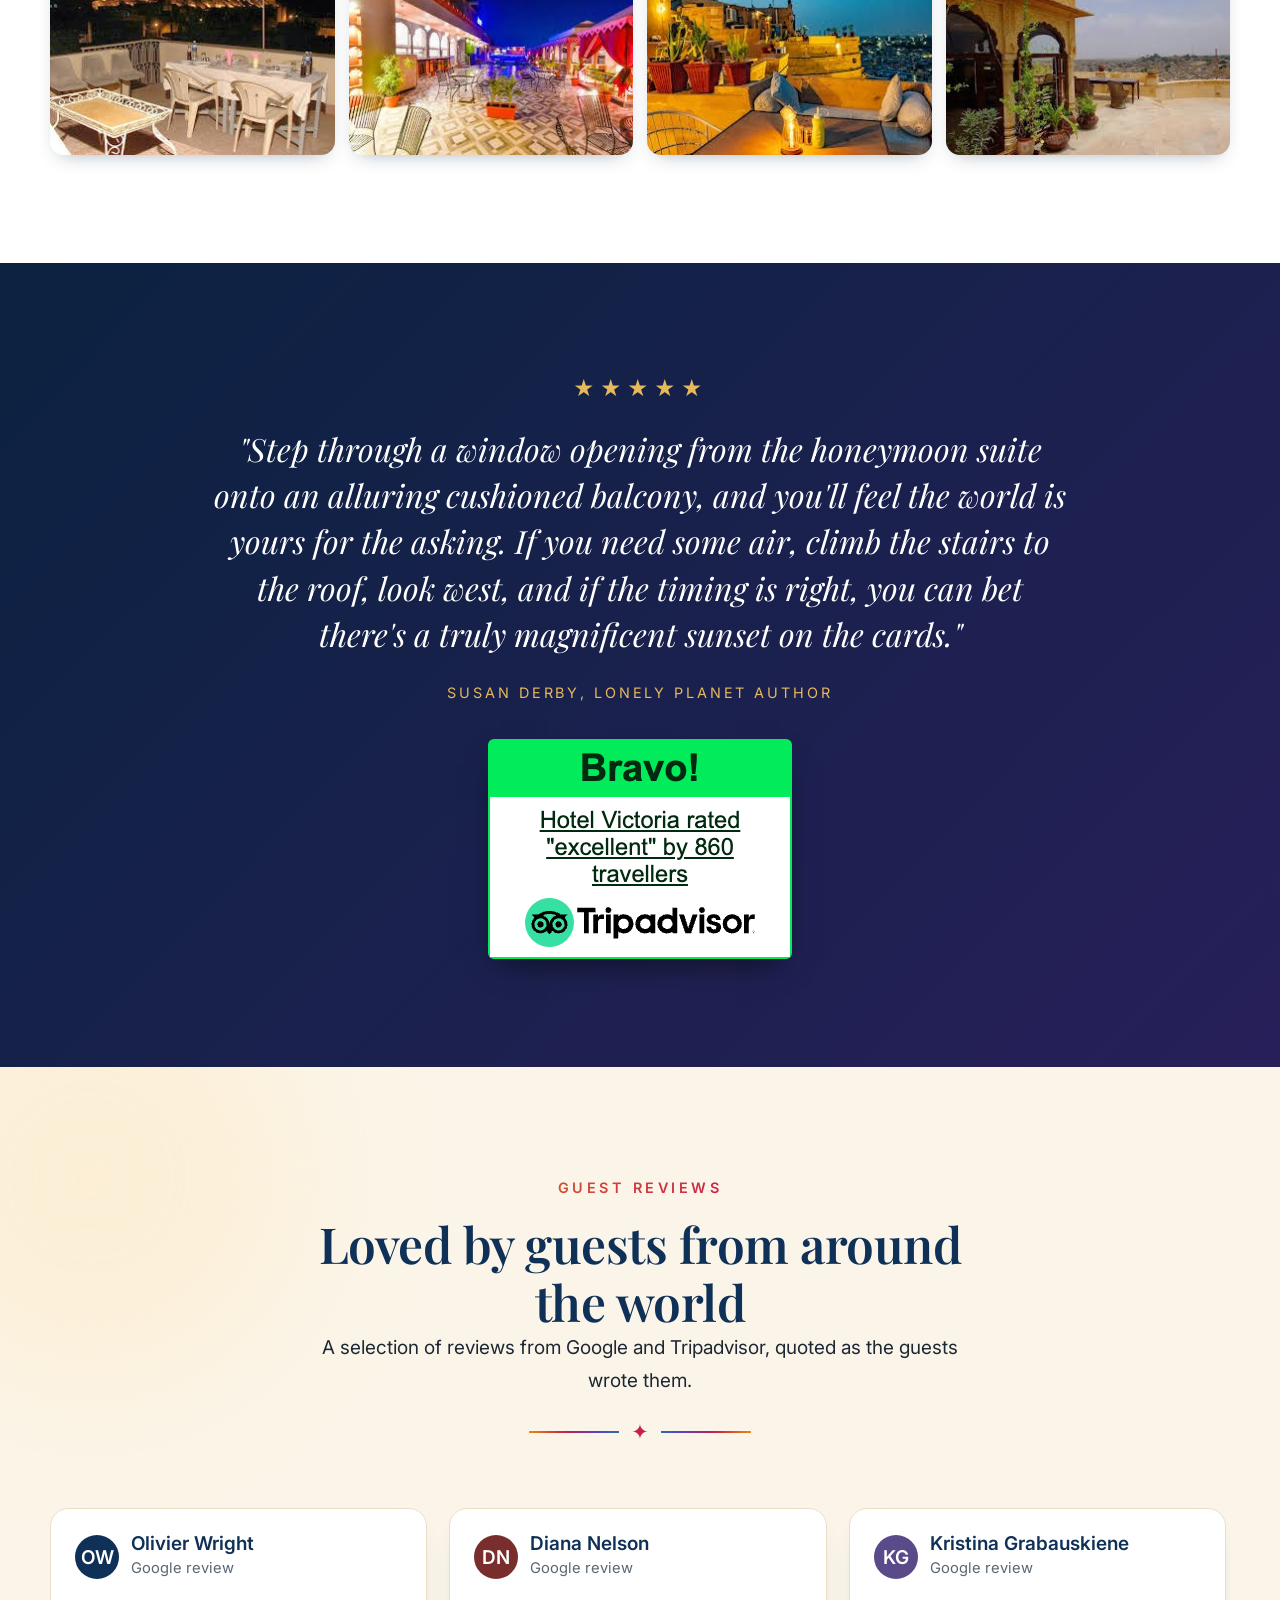
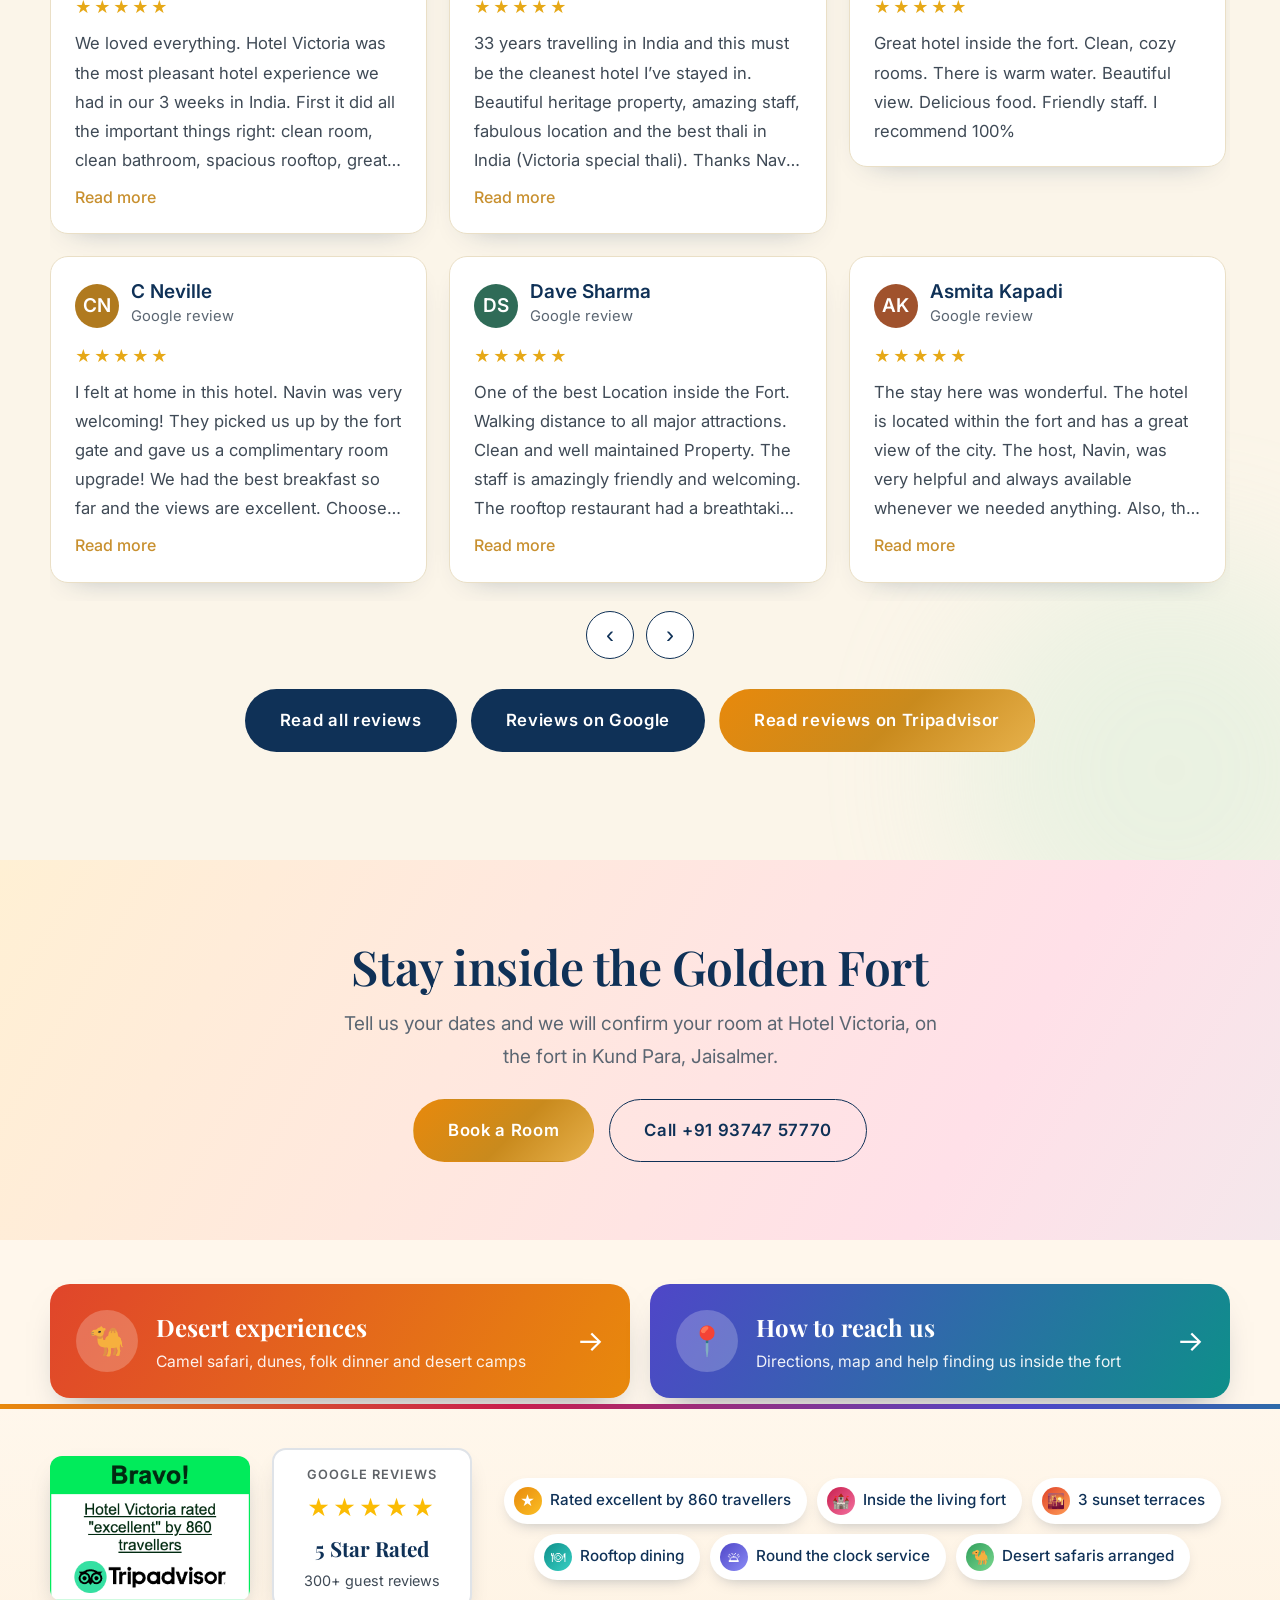
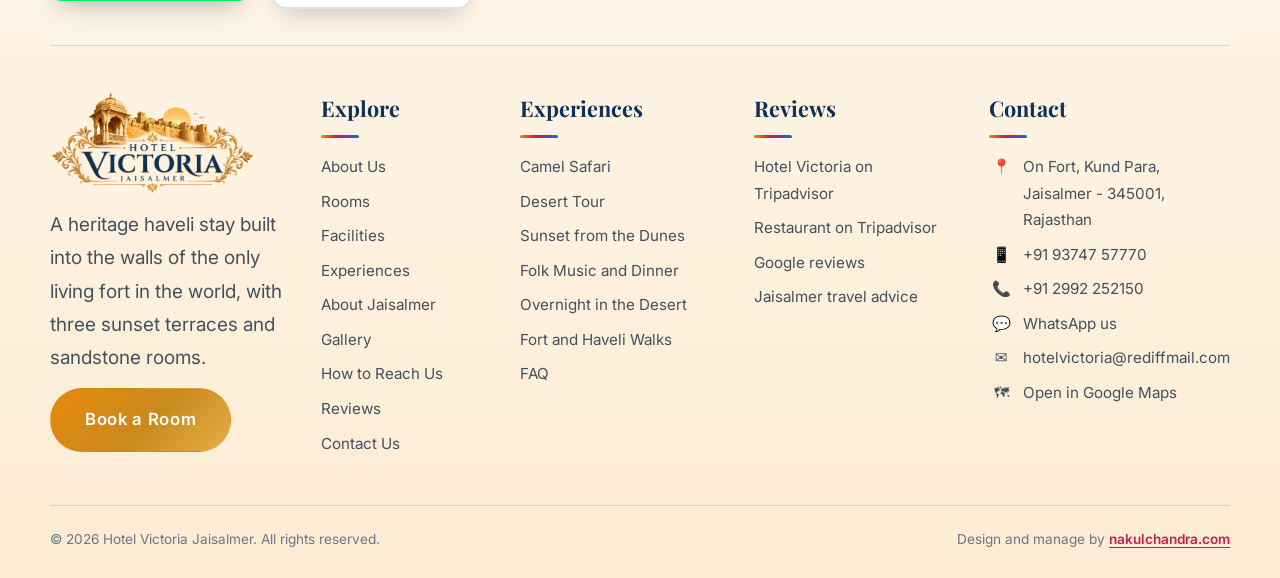
<file: why-hotel-victoria.html>
<!DOCTYPE html>
<html lang="en"><head><meta charset="UTF-8"><meta name="viewport" content="width=device-width, initial-scale=1"><title>Why Hotel Victoria | Hotel Victoria Jaisalmer</title><meta http-equiv="refresh" content="0; url=about-us.html#why"><link rel="canonical" href="about-us.html"><meta name="robots" content="noindex"></head><body><p>This page has moved to <a href="about-us.html#why">About Us</a>.</p><script>location.replace("about-us.html#why")</script></body></html>
</file>
<file: style.css>
:root{
  --navy:#0f3157;
  --navy-deep:#0a2240;
  --gold:#c8902f;
  --gold-soft:#e6b95c;
  --sand:#fbf5e9;
  --sand-2:#f3e7cf;
  --ink:#1d2733;
  --muted:#5b6672;
  --white:#fff;
  --radius:14px;
  --shadow:0 18px 40px -18px rgba(15,49,87,.35);
}
*{box-sizing:border-box;margin:0;padding:0}
html{scroll-behavior:smooth;scroll-padding-top:84px}
body{font-family:'Inter',system-ui,sans-serif;color:var(--ink);background:var(--white);line-height:1.7;font-size:17px;-webkit-font-smoothing:antialiased}
img{max-width:100%;display:block}
a{color:inherit;text-decoration:none}
.wrap{width:min(1180px,100% - 40px);margin-inline:auto}
h1,h2,h3{font-family:'Playfair Display',serif;color:var(--navy);line-height:1.1;font-weight:700}
.eyebrow{font-size:.78rem;letter-spacing:.32em;text-transform:uppercase;color:var(--gold);font-weight:500;display:block;margin-bottom:14px}
.section{padding:96px 0}
.section-head{text-align:center;max-width:680px;margin:0 auto 52px}
.section-head h2{font-size:clamp(2.2rem,4.5vw,3.3rem)}
.orn{display:flex;align-items:center;justify-content:center;gap:12px;margin-top:16px;color:var(--gold)}
.orn:before,.orn:after{content:"";height:1px;width:70px;background:linear-gradient(90deg,transparent,var(--gold))}
.orn:after{transform:scaleX(-1)}
.btn{display:inline-flex;align-items:center;gap:10px;padding:14px 30px;border-radius:999px;font-weight:500;letter-spacing:.04em;font-size:.95rem;border:1.5px solid transparent;cursor:pointer;transition:.25s;font-family:inherit}
.btn-gold{background:var(--gold);color:#fff}
.btn-gold:hover{background:#b07a1f;transform:translateY(-2px)}
.btn-ghost{border-color:rgba(255,255,255,.7);color:#fff}
.btn-ghost:hover{background:#fff;color:var(--navy)}
.btn-navy{background:var(--navy);color:#fff}
.btn-navy:hover{background:var(--navy-deep);transform:translateY(-2px)}

/* header */
.topbar{background:var(--navy-deep);color:#e8dcc0;font-size:.85rem}
.topbar .wrap{display:flex;justify-content:space-between;gap:16px;padding:8px 0;flex-wrap:wrap}
.topbar a:hover{color:var(--gold-soft)}
header.site{position:sticky;top:0;z-index:50;background:rgba(255,255,255,.96);backdrop-filter:blur(10px);border-bottom:1px solid #eee3cb}
header.site .wrap{display:flex;align-items:center;justify-content:space-between;height:78px}
.brand img{height:62px;width:auto}
nav.main ul{display:flex;gap:30px;list-style:none;align-items:center}
nav.main a{font-size:.92rem;font-weight:500;color:var(--navy);position:relative;padding:6px 0}
nav.main a:after{content:"";position:absolute;left:0;bottom:0;width:0;height:2px;background:var(--gold);transition:.25s}
nav.main a:hover:after{width:100%}
.nav-cta{padding:10px 22px !important;background:var(--gold);color:#fff !important;border-radius:999px}
.nav-cta:after{display:none}
.burger{display:none;background:none;border:0;width:44px;height:44px;cursor:pointer}
.burger span{display:block;width:26px;height:2px;background:var(--navy);margin:6px auto;transition:.25s}

/* hero */
.hero{position:relative;min-height:88vh;display:grid;place-items:center;text-align:center;color:#fff;background:linear-gradient(180deg,rgba(10,34,64,.55),rgba(10,34,64,.72)),url('assets/images/fort-golden-hour.jpg') center/cover;padding:80px 0}
.hero h1,.hero h2.h1{color:#fff;font-size:clamp(2.8rem,7vw,5.4rem);margin-bottom:18px}
.hero h1 em,.hero h2.h1 em{font-style:italic;color:var(--gold-soft)}
.hero p.lead{max-width:680px;margin:0 auto 34px;font-size:1.15rem;color:#f4ead2;font-weight:300}
.hero .eyebrow{color:var(--gold-soft)}
.hero-btns{display:flex;gap:14px;justify-content:center;flex-wrap:wrap}

/* booking bar */
.book-bar{position:relative;margin-top:-52px;z-index:5}
.book-card{background:#fff;border-radius:var(--radius);box-shadow:var(--shadow);padding:26px 30px;display:grid;grid-template-columns:1.3fr repeat(3,1fr) auto;gap:18px;align-items:end;border-top:4px solid var(--gold)}
.book-card label{display:block;font-size:.74rem;letter-spacing:.14em;text-transform:uppercase;color:var(--muted);margin-bottom:6px;font-weight:500}
.book-card input,.book-card select,.enq input,.enq select,.enq textarea{width:100%;padding:12px 14px;border:1px solid #dccfae;border-radius:10px;font:inherit;font-size:.98rem;background:#fffdf8;color:var(--ink)}
.book-card input:focus,.book-card select:focus,.enq input:focus,.enq select:focus,.enq textarea:focus{outline:2px solid var(--gold-soft);border-color:var(--gold)}
.book-title{font-family:'Playfair Display',serif;font-size:1.45rem;color:var(--navy);font-weight:700;line-height:1.2}
.book-title small{display:block;font-family:'Inter';font-size:.78rem;color:var(--muted);font-weight:400;letter-spacing:.04em;margin-top:4px}

/* about */
.about{background:var(--sand)}
.about-grid{display:grid;grid-template-columns:1.05fr .95fr;gap:64px;align-items:center}
.about-grid h2{font-size:clamp(2.2rem,4.4vw,3.2rem);margin-bottom:22px}
.about-grid p{color:#3f4a56;margin-bottom:16px}
.about-img{position:relative}
.about-img img{border-radius:var(--radius);box-shadow:var(--shadow);width:100%;aspect-ratio:4/5;object-fit:cover}
.about-img:before{content:"";position:absolute;inset:-14px 14px 14px -14px;border:2px solid var(--gold);border-radius:var(--radius);z-index:-1}
.stats{display:flex;gap:34px;margin-top:28px;flex-wrap:wrap}
.stats div b{display:block;font-family:'Playfair Display',serif;font-size:2.6rem;color:var(--gold);line-height:1}
.stats div span{font-size:.85rem;color:var(--muted);letter-spacing:.06em}

/* why */
.why-grid{display:grid;grid-template-columns:repeat(4,1fr);gap:24px}
.why-card{background:#fff;border:1px solid #eadfc6;border-radius:var(--radius);padding:34px 26px;text-align:center;transition:.3s}
.why-card:hover{transform:translateY(-6px);box-shadow:var(--shadow);border-color:var(--gold-soft)}
.why-card .ic{width:64px;height:64px;border-radius:50%;background:var(--sand-2);display:grid;place-items:center;margin:0 auto 18px;font-size:1.7rem}
.why-card h3{font-size:1.5rem;margin-bottom:10px}
.why-card p{font-size:.95rem;color:var(--muted)}

/* rooms */
.rooms{background:var(--navy);color:#fff}
.rooms .section-head h2{color:#fff}
.rooms .section-head p{color:#cfd9e6}
.room-grid{display:grid;grid-template-columns:repeat(3,1fr);gap:26px}
.room{background:#fff;color:var(--ink);border-radius:var(--radius);overflow:hidden;box-shadow:0 20px 40px -20px rgba(0,0,0,.5)}
.room img{width:100%;aspect-ratio:4/3;object-fit:cover;transition:.5s}
.room:hover img{transform:scale(1.05)}
.room .imgbox{overflow:hidden}
.room .body{padding:24px}
.room h3{font-size:1.65rem;margin-bottom:6px}
.room p{font-size:.95rem;color:var(--muted);margin-bottom:16px}
.room a{color:var(--gold);font-weight:500;font-size:.92rem;letter-spacing:.06em}
.room a:hover{color:var(--navy)}

/* facilities */
.fac-grid{display:grid;grid-template-columns:1fr 1fr;gap:56px;align-items:center}
.fac-grid h2{font-size:clamp(2.1rem,4vw,3rem);margin-bottom:18px}
.fac-list{list-style:none;display:grid;grid-template-columns:1fr 1fr;gap:12px 24px;margin-top:22px}
.fac-list li{padding-left:28px;position:relative;font-size:.98rem}
.fac-list li:before{content:"\2726";position:absolute;left:0;color:var(--gold)}
.fac-imgs{display:grid;grid-template-columns:1fr 1fr;gap:14px}
.fac-imgs img{border-radius:var(--radius);width:100%;height:100%;object-fit:cover;aspect-ratio:1}
.fac-imgs img:first-child{grid-row:span 2;aspect-ratio:auto}

/* gallery */
.gallery{background:var(--sand)}
.g-grid{columns:4 240px;column-gap:14px}
.g-grid a{display:block;margin-bottom:14px;border-radius:12px;overflow:hidden;position:relative;break-inside:avoid;background:var(--sand-2)}
.g-grid img{width:100%;transition:.5s}
.g-grid a:hover img{transform:scale(1.06)}
.g-grid a:after{content:attr(data-cap);position:absolute;left:0;right:0;bottom:0;padding:26px 14px 10px;background:linear-gradient(transparent,rgba(10,34,64,.85));color:#fff;font-size:.85rem;opacity:0;transition:.3s}
.g-grid a:hover:after{opacity:1}
.lb{position:fixed;inset:0;background:rgba(5,15,30,.94);display:none;align-items:center;justify-content:center;z-index:100;padding:30px}
.lb.open{display:flex}
.lb img{max-height:86vh;max-width:92vw;border-radius:8px}
.lb button{position:absolute;background:none;border:0;color:#fff;font-size:2.4rem;cursor:pointer;width:56px;height:56px}
.lb .x{top:14px;right:18px}.lb .p{left:14px}.lb .n{right:14px}
.lb .cap{position:absolute;bottom:20px;left:0;right:0;text-align:center;color:#e9dcb9;font-size:.95rem}

/* jaisalmer */
.jais-grid{display:grid;grid-template-columns:.9fr 1.1fr;gap:60px;align-items:center}
.jais-grid img{border-radius:var(--radius);box-shadow:var(--shadow);width:100%}
.jais-grid h2{font-size:clamp(2.1rem,4vw,3rem);margin-bottom:18px}
.jais-grid p{color:#3f4a56;margin-bottom:14px}
.quote{margin-top:22px;padding:18px 22px;border-left:3px solid var(--gold);background:var(--sand);font-family:'Playfair Display',serif;font-size:1.5rem;color:var(--navy);font-style:italic}

/* review */
.review{background:linear-gradient(135deg,var(--navy-deep),var(--navy));color:#fff;text-align:center}
.review blockquote{max-width:860px;margin:0 auto;font-family:'Playfair Display',serif;font-size:clamp(1.4rem,2.6vw,2rem);line-height:1.45;font-style:italic;color:#fff}
.review cite{display:block;margin-top:22px;font-family:'Inter';font-style:normal;font-size:.9rem;letter-spacing:.2em;text-transform:uppercase;color:var(--gold-soft)}
.review .stars{color:var(--gold-soft);letter-spacing:6px;font-size:1.3rem;margin-bottom:18px}
.ta{display:inline-flex;gap:10px;align-items:center;margin-top:34px;padding:12px 24px;border:1.5px solid var(--gold-soft);border-radius:999px;color:var(--gold-soft);font-weight:500;transition:.25s}
.ta:hover{background:var(--gold-soft);color:var(--navy)}
.terr-grid{display:grid;grid-template-columns:repeat(4,1fr);gap:14px}
.terr-grid img{width:100%;aspect-ratio:3/2;object-fit:cover;border-radius:12px;transition:.4s}
.terr-grid img:hover{transform:scale(1.03)}
@media (max-width:980px){.terr-grid{grid-template-columns:repeat(2,1fr)}}
.ta-badge{display:inline-block;margin-top:34px;border-radius:6px;transition:.25s;box-shadow:0 14px 30px -12px rgba(0,0,0,.6)}
.ta-badge:hover{transform:translateY(-4px)}
.ta-badge img{width:min(304px,100%);height:auto;border-radius:6px}
.ta-row{display:flex;gap:14px;justify-content:center;flex-wrap:wrap}

/* contact */
.contact-grid{display:grid;grid-template-columns:1fr 1.1fr;gap:48px}
.enq{background:var(--sand);padding:36px;border-radius:var(--radius);border-top:4px solid var(--gold)}
.enq h3{font-size:2rem;margin-bottom:6px}
.enq .row{display:grid;grid-template-columns:1fr 1fr;gap:14px;margin-top:14px}
.enq .full{margin-top:14px}
.enq label{display:block;font-size:.74rem;letter-spacing:.12em;text-transform:uppercase;color:var(--muted);margin-bottom:6px;font-weight:500}
.enq textarea{min-height:110px;resize:vertical}
.info-card{display:flex;flex-direction:column;gap:22px}
.info-item{display:flex;gap:16px;align-items:flex-start}
.info-item .ic{width:48px;height:48px;border-radius:50%;background:var(--navy);color:var(--gold-soft);display:grid;place-items:center;flex:none;font-size:1.2rem}
.info-item b{display:block;font-family:'Playfair Display',serif;font-size:1.3rem;color:var(--navy)}
.info-item a:hover{color:var(--gold)}
.map{border-radius:var(--radius);overflow:hidden;box-shadow:var(--shadow);margin-top:6px}
.map iframe{width:100%;height:280px;border:0;display:block}
.person{display:flex;gap:14px;align-items:center;padding:16px;border:1px solid #eadfc6;border-radius:var(--radius)}
.person img{width:68px;height:68px;border-radius:50%;object-fit:cover}
.person small{color:var(--muted)}

/* footer */
footer{background:var(--navy-deep);color:#cdd6e2;padding:64px 0 28px}
.f-grid{display:grid;grid-template-columns:1.4fr 1fr 1fr 1.2fr;gap:40px}
footer img{height:84px;width:auto;background:#fff;border-radius:12px;padding:8px;margin-bottom:16px}
footer h4{font-family:'Playfair Display',serif;color:#fff;font-size:1.35rem;margin-bottom:14px}
footer ul{list-style:none}
footer li{margin-bottom:8px;font-size:.95rem}
footer a:hover{color:var(--gold-soft)}
.copy{border-top:1px solid rgba(255,255,255,.12);margin-top:40px;padding-top:22px;font-size:.85rem;display:flex;justify-content:space-between;flex-wrap:wrap;gap:10px;color:#9aa8ba}

.float-call{position:fixed;right:18px;bottom:18px;z-index:60;display:flex;flex-direction:column;gap:10px}
.float-call a{width:54px;height:54px;border-radius:50%;display:grid;place-items:center;color:#fff;box-shadow:0 10px 24px -8px rgba(0,0,0,.5);font-size:1.4rem}
.float-call .wa{background:#25a244}.float-call .ph{background:var(--gold)}

.reveal{opacity:0;transform:translateY(26px);transition:.8s}
.reveal.in{opacity:1;transform:none}
@media (prefers-reduced-motion:reduce){.reveal{opacity:1;transform:none;transition:none}html{scroll-behavior:auto}}

@media (max-width:980px){
  .book-card{grid-template-columns:1fr 1fr}
  .book-title{grid-column:1/-1}
  .about-grid,.fac-grid,.jais-grid,.contact-grid{grid-template-columns:1fr;gap:40px}
  .why-grid{grid-template-columns:1fr 1fr}
  .room-grid{grid-template-columns:1fr 1fr}
  .f-grid{grid-template-columns:1fr 1fr}
  .burger{display:block}
  nav.main{position:absolute;top:78px;left:0;right:0;background:#fff;border-bottom:1px solid #eadfc6;display:none;padding:14px 20px 22px}
  nav.main.open{display:block}
  nav.main ul{flex-direction:column;align-items:flex-start;gap:6px}
  nav.main a{display:block;padding:10px 0;font-size:1.05rem}
}
@media (max-width:620px){
  .section{padding:68px 0}
  .why-grid,.room-grid,.f-grid,.fac-list,.enq .row{grid-template-columns:1fr}
  .book-card{grid-template-columns:1fr;padding:22px}
  .brand img{height:52px}
  .topbar .wrap{justify-content:center;text-align:center}
  .about-img:before{display:none}
}

/* ---- multi-page additions ---- */
.hero{background:linear-gradient(180deg,rgba(10,34,64,.55),rgba(10,34,64,.72)),var(--hero-img) center/cover}
.page-hero{position:relative;text-align:center;color:#fff;padding:110px 0 84px;background:linear-gradient(180deg,rgba(10,34,64,.62),rgba(10,34,64,.8)),var(--hero-img) center/cover}
.page-hero h1{color:#fff;font-size:clamp(2.4rem,5.5vw,4rem);margin-bottom:12px}
.page-hero .eyebrow{color:var(--gold-soft)}
.crumbs{font-size:.88rem;color:#e9dcb9;letter-spacing:.04em}
.crumbs a:hover{color:var(--gold-soft)}
nav.main a.active{color:var(--gold)}
nav.main a.active:after{width:100%}
.cta-band{background:linear-gradient(135deg,var(--navy-deep),var(--navy));color:#fff;text-align:center;padding:78px 0}
.cta-band h2{color:#fff;font-size:clamp(2rem,4vw,3rem);margin-bottom:12px}
.cta-band p{color:#d5deea;max-width:620px;margin:0 auto 26px}
.dine-grid{display:grid;grid-template-columns:repeat(3,1fr);gap:20px}
.dine-grid figure{border-radius:var(--radius);overflow:hidden;background:#fff;box-shadow:var(--shadow)}
.dine-grid img{width:100%;aspect-ratio:4/3;object-fit:cover}
.dine-grid figcaption{padding:14px 18px;font-weight:500;color:var(--navy)}
.narrow{max-width:820px;margin:0 auto}
.two-col-form{display:grid;grid-template-columns:1.15fr .85fr;gap:48px;align-items:start}
.gallery-note{text-align:center;margin-top:28px}
@media (max-width:1200px){
  .burger{display:block}
  nav.main{position:absolute;top:78px;left:0;right:0;background:#fff;border-bottom:1px solid #eadfc6;display:none;padding:14px 20px 22px}
  nav.main.open{display:block}
  nav.main ul{flex-direction:column;align-items:flex-start;gap:6px}
  nav.main a{display:block;padding:10px 0;font-size:1.05rem}
}
@media (max-width:980px){.dine-grid,.two-col-form{grid-template-columns:1fr}}
nav.main ul{gap:24px}
nav.main a{font-size:.9rem}

/* ---- layout polish ---- */
header.site{box-shadow:0 6px 24px -18px rgba(15,49,87,.5)}
header.site .wrap{height:100px}
.brand img{height:88px;width:auto}
.section{padding:108px 0}
.hero{min-height:92vh;padding:110px 0 130px}
.hero h1,.hero h2.h1{text-shadow:0 4px 30px rgba(0,0,0,.35)}
.hero-badges{display:flex;gap:12px 28px;justify-content:center;flex-wrap:wrap;margin-top:34px;font-size:.92rem;color:#f4ead2;letter-spacing:.04em}
.hero-badges span{display:inline-flex;align-items:center;gap:8px}
.hero-badges span:before{content:"✦";color:var(--gold-soft)}
.book-card{border-radius:18px;padding:28px 32px}
.why-card{border-top:3px solid var(--gold)}
.room{border-radius:18px}
.about-img img,.jais-grid img{border-radius:18px}
.cta-band{background:linear-gradient(135deg,var(--sand-2),var(--sand));color:var(--ink)}
.cta-band h2{color:var(--navy)}
.cta-band p{color:var(--muted)}
.cta-band .btn-ghost{border-color:var(--navy);color:var(--navy)}
.cta-band .btn-ghost:hover{background:var(--navy);color:#fff}
footer{background:var(--sand);color:#44505e;border-top:4px solid var(--gold)}
footer img{height:104px;width:auto;background:none;border-radius:0;padding:0;margin-bottom:14px}
footer h4{color:var(--navy)}
footer a:hover{color:var(--gold)}
.copy{border-top:1px solid rgba(15,49,87,.15);color:#6b7785}

/* ---- reference-inspired: carousel hero, trust strip, experience cards ---- */
.hero-slides{position:absolute;inset:0;z-index:0}
.hero-slide{position:absolute;inset:0;background:linear-gradient(180deg,rgba(10,34,64,.3),rgba(10,34,64,.62)),var(--s) center/cover;opacity:0;transition:opacity 1.2s ease}
.hero-slide.on{opacity:1}
.hero{overflow:hidden}
.hero .wrap{position:relative;z-index:2}
.hero-dots{position:absolute;bottom:84px;left:0;right:0;display:flex;gap:10px;justify-content:center;z-index:3}
.hero-dots button{width:34px;height:4px;border:0;border-radius:4px;background:rgba(255,255,255,.4);cursor:pointer;padding:0}
.hero-dots button.on{background:var(--gold-soft)}
.hero-copy{min-height:250px;display:grid;place-items:center}
.hero-copy .c{grid-area:1/1;opacity:0;transition:opacity .9s;pointer-events:none}
.hero-copy .c.on{opacity:1;pointer-events:auto}
.hero-copy h1,.hero-copy h2.h1{margin-bottom:14px}
.trust{background:#fff;border-bottom:1px solid #eadfc6;padding:84px 0 36px;margin-top:-52px}
.trust-grid{display:grid;grid-template-columns:repeat(4,1fr);gap:18px}
.trust-item{display:flex;align-items:center;gap:14px;justify-content:center;text-align:left;font-weight:500;color:var(--navy);font-size:.95rem}
.trust-item .ic{width:46px;height:46px;border-radius:50%;background:var(--sand-2);display:grid;place-items:center;font-size:1.3rem;flex:none}
.xp-grid{display:grid;grid-template-columns:repeat(3,1fr);gap:22px}
.xp{background:#fff;border:1px solid #eadfc6;border-radius:18px;padding:34px 28px;transition:.3s;position:relative;overflow:hidden}
.xp:before{content:"";position:absolute;left:0;top:0;height:3px;width:100%;background:linear-gradient(90deg,var(--gold),var(--gold-soft))}
.xp:hover{transform:translateY(-6px);box-shadow:var(--shadow)}
.xp .ic{font-size:2rem;margin-bottom:12px}
.xp h3{font-size:1.55rem;margin-bottom:8px}
.xp p{font-size:.96rem;color:var(--muted)}
.xp .tag{display:inline-block;margin-top:14px;font-size:.74rem;letter-spacing:.16em;text-transform:uppercase;color:var(--gold);font-weight:500}
@media (max-width:980px){.trust-grid{grid-template-columns:1fr 1fr}.xp-grid{grid-template-columns:1fr 1fr}}
@media (max-width:620px){.trust-grid,.xp-grid{grid-template-columns:1fr}.trust-item{justify-content:flex-start}.hero-copy{min-height:300px}.hero-dots{bottom:96px}}
@media (prefers-reduced-motion:reduce){.hero-slide,.hero-copy .c{transition:none}}
.stats{display:grid;grid-template-columns:repeat(3,auto);justify-content:start;gap:18px 40px}
@media (max-width:620px){.hero-badges{display:none}.stats{grid-template-columns:1fr 1fr}.float-call a{width:46px;height:46px}}

/* ---- reviews slider (2 rows) ---- */
.rv{background:var(--sand)}
.rv-wrap{position:relative}
.rv-track{display:grid;grid-template-rows:repeat(2,auto);grid-auto-flow:column;grid-auto-columns:calc((100% - 44px)/3);gap:22px;overflow-x:auto;scroll-snap-type:x mandatory;scrollbar-width:none;padding:6px 2px 18px;align-items:start}
.rv-track::-webkit-scrollbar{display:none}
.rv-card{scroll-snap-align:start;background:#fff;border:1px solid #eadfc6;border-radius:18px;padding:24px 24px 20px;box-shadow:0 12px 30px -22px rgba(15,49,87,.45)}
.rv-top{display:flex;align-items:center;gap:12px;margin-bottom:12px}
.rv-av{width:44px;height:44px;border-radius:50%;display:grid;place-items:center;color:#fff;font-weight:600;flex:none}
.rv-name{font-weight:600;color:var(--navy);line-height:1.2}
.rv-src{font-size:.8rem;color:var(--muted)}
.rv-stars{color:#e6a817;letter-spacing:2px;font-size:1rem;margin-bottom:8px}
.rv-text{font-size:.97rem;color:#3f4a56;display:-webkit-box;-webkit-line-clamp:5;-webkit-box-orient:vertical;overflow:hidden}
.rv-card.open .rv-text{-webkit-line-clamp:unset;display:block}
.rv-more{background:none;border:0;color:var(--gold);font:inherit;font-weight:500;font-size:.88rem;cursor:pointer;padding:8px 0 0}
.rv-nav{display:flex;gap:12px;justify-content:center;margin-top:10px;align-items:center}
.rv-nav button{width:48px;height:48px;border-radius:50%;border:1.5px solid var(--navy);background:#fff;color:var(--navy);font-size:1.5rem;cursor:pointer;transition:.2s;line-height:1}
.rv-nav button:hover{background:var(--navy);color:#fff}
.rv-links{display:flex;gap:14px;justify-content:center;flex-wrap:wrap;margin-top:30px}
@media (max-width:980px){.rv-track{grid-auto-columns:calc((100% - 22px)/2)}}
@media (max-width:620px){.rv-track{grid-auto-columns:88%}}
@media (max-width:1200px){nav.main{top:100px}}
@media (max-width:620px){
  header.site .wrap{height:76px}
  .brand img{height:60px}
  nav.main{top:76px}
  .hero{padding:80px 0 110px}
  .section{padding:72px 0}
}

/* ---- typography upgrade: larger, more legible ---- */
body{font-size:19px;line-height:1.75;font-weight:400}
h1,h2,h3{font-weight:600;letter-spacing:-.01em;line-height:1.18}
.section h2,.sec-head h2{font-size:clamp(2.1rem,4vw,3.1rem)}
h3{font-size:1.5rem}
.eyebrow{font-size:.9rem;letter-spacing:.24em;font-weight:600}
nav.main a{font-size:1.02rem;font-weight:500}
.btn{font-size:1.05rem;padding:16px 34px;font-weight:600}
.hero h1,.hero h2.h1{font-size:clamp(3rem,7vw,5.6rem);font-weight:700;line-height:1.08}
.hero h1 em,.hero h2.h1 em{font-weight:600}
.hero p.lead{max-width:760px;font-size:clamp(1.2rem,1.9vw,1.45rem);font-weight:400;color:#fff;line-height:1.65;text-shadow:0 2px 18px rgba(0,0,0,.55)}
.hero .eyebrow{font-size:1rem;color:var(--gold-soft);text-shadow:0 2px 12px rgba(0,0,0,.6)}
.hero-slide{background:linear-gradient(180deg,rgba(10,34,64,.45),rgba(10,34,64,.72)),var(--s) center/cover}
.hero-badges{font-size:1.02rem;font-weight:500;color:#fff}
.page-hero h1{font-weight:700}
.page-hero p{font-size:1.2rem}
.crumbs{font-size:1rem}
.trust-item{font-size:1.05rem}
.xp p,.rv-text,.room p,.why-card p{font-size:1.04rem}
.xp h3{font-size:1.75rem}
.rv-src{font-size:.92rem}
.rv-more{font-size:1rem}
.book-title{font-size:1.65rem}
.book-title small{font-size:.92rem}
.stats div b{font-size:2.9rem}
.quote{font-size:1.6rem}
footer.site,footer.site p,footer.site a,footer.site li{font-size:1.02rem}
input,select,textarea,label{font-size:1.02rem;font-family:inherit}

nav.main a{white-space:nowrap}
nav.main ul{gap:6px 22px}
.about-img{align-self:stretch}
.about-img img{aspect-ratio:auto;width:100%;height:100%;min-height:460px;max-height:640px;object-fit:cover;border-radius:18px;box-shadow:0 24px 60px rgba(10,34,64,.22)}
@media (min-width:981px){nav.main a{font-size:.96rem}}

.hero-badges{display:flex;gap:14px;justify-content:center;flex-wrap:wrap;margin-top:40px;letter-spacing:0}
.hero-badges .hb{display:flex;align-items:center;gap:14px;text-align:left;padding:12px 22px 12px 14px;border-radius:999px;background:rgba(10,34,64,.5);border:1px solid rgba(255,255,255,.28);backdrop-filter:blur(8px);-webkit-backdrop-filter:blur(8px);color:#fff;text-decoration:none;transition:.25s}
.hero-badges a.hb:hover{background:rgba(10,34,64,.75);border-color:var(--gold-soft)}
.hero-badges .hb:before,.hero-badges .hb span:before{content:none}
.hero-badges .hb i{flex:none;width:44px;height:44px;border-radius:50%;background:var(--gold);color:#fff;display:grid;place-items:center}
.hero-badges .hb i svg{width:22px;height:22px}
.hero-badges .hb span{display:block;line-height:1.25}
.hero-badges .hb b{display:block;font-size:1.02rem;font-weight:600}
.hero-badges .hb small{display:block;font-size:.82rem;font-weight:400;color:#e8dcc0}
@media (max-width:900px){.hero-badges{gap:10px}.hero-badges .hb{padding:10px 16px 10px 10px}.hero-badges .hb small{display:none}.hero-badges .hb i{width:38px;height:38px}}
@media (max-width:620px){.hero-badges{display:grid;grid-template-columns:1fr;max-width:300px;margin:28px auto 0;gap:8px}.hero-badges .hb{border-radius:14px}}

.proof{display:flex;gap:18px;flex-wrap:wrap;align-items:stretch;margin:30px 0 8px}
.proof-card{display:block;border-radius:14px;overflow:hidden;transition:.25s;text-decoration:none}
.proof-card:hover{transform:translateY(-3px);box-shadow:0 14px 34px rgba(10,34,64,.18)}
.proof-ta{width:230px;flex:none;background:none;align-self:center}
.proof-ta img{display:block;width:100%;height:auto}
.proof-g{flex:1;min-width:230px;max-width:300px;background:#fff;border:2px solid #dfe3e8;padding:18px 20px;text-align:center;display:flex;flex-direction:column;justify-content:center;gap:4px;color:var(--navy)}
.pg-top{font-weight:600;font-size:1rem;letter-spacing:.04em;color:#5f6368;text-transform:uppercase}
.pg-stars{color:#fbbc04;font-size:1.9rem;letter-spacing:4px;line-height:1.1}
.pg-num{font-family:'Playfair Display',serif;font-size:1.7rem;line-height:1.15}
.pg-sub{font-size:1rem;color:#3f4a56}
.pg-link{font-size:.95rem;font-weight:600;color:var(--gold);margin-top:4px}
@media (max-width:620px){.proof-ta,.proof-g{width:100%;max-width:none}.proof-ta{max-width:300px}}

/* ---- Why Hotel Victoria cards: colour + motion ---- */
.why-card{position:relative;overflow:hidden;border-top:0;--a:#d99a2b;--b:#f2c46d;padding-top:40px}
.why-card:before{content:"";position:absolute;left:0;right:0;top:0;height:5px;background:linear-gradient(90deg,var(--a),var(--b));transform-origin:left;transform:scaleX(.35);transition:transform .5s ease}
.why-card:after{content:"";position:absolute;inset:auto -40% -60% -40%;height:70%;background:radial-gradient(closest-side,var(--a),transparent);opacity:0;transition:opacity .4s}
.why-card:hover:before{transform:scaleX(1)}
.why-card:hover:after{opacity:.14}
.why-card>*{position:relative;z-index:1}
.why-card.c1{--a:#d97706;--b:#fbbf24}
.why-card.c2{--a:#c81e4d;--b:#f472a0}
.why-card.c3{--a:#0e8f8a;--b:#38d0c4}
.why-card.c4{--a:#4f46c8;--b:#8b8cf5}
.why-card .ic{position:relative;width:76px;height:76px;margin:0 auto 20px;background:linear-gradient(135deg,var(--a),var(--b));color:#fff;border-radius:24px;box-shadow:0 12px 26px -8px var(--a);transition:transform .45s cubic-bezier(.3,1.6,.5,1),border-radius .45s;animation:whyFloat 4.5s ease-in-out infinite}
.why-card.c2 .ic{animation-delay:-1.1s}.why-card.c3 .ic{animation-delay:-2.2s}.why-card.c4 .ic{animation-delay:-3.3s}
.why-card .ic svg{width:38px;height:38px;transition:transform .5s}
.why-card .ic:before{content:"";position:absolute;inset:-7px;border-radius:30px;border:2px solid var(--a);opacity:.35;animation:whyPulse 2.8s ease-out infinite}
.why-card:hover .ic{transform:scale(1.12) rotate(-6deg);border-radius:50%;animation-play-state:paused}
.why-card:hover .ic svg{transform:rotate(6deg) scale(1.08)}
.why-card:hover h3{color:var(--a)}
.why-card h3{transition:color .3s}
.why-grid .why-card:nth-child(2){transition-delay:.1s}.why-grid .why-card:nth-child(3){transition-delay:.2s}.why-grid .why-card:nth-child(4){transition-delay:.3s}
@keyframes whyFloat{0%,100%{transform:translateY(0)}50%{transform:translateY(-7px)}}
@keyframes whyPulse{0%{transform:scale(.92);opacity:.5}100%{transform:scale(1.28);opacity:0}}
@media (prefers-reduced-motion:reduce){.why-card .ic,.why-card .ic:before{animation:none}.why-grid .why-card{transition-delay:0s}}

/* ---- Experiences cards: colour + motion ---- */
.xp{position:relative;overflow:hidden;--a:#d97706;--b:#fbbf24}
.xp.x1{--a:#d97706;--b:#fbbf24}.xp.x2{--a:#0e8f8a;--b:#38d0c4}.xp.x3{--a:#e0452b;--b:#ff9d57}
.xp.x4{--a:#c81e4d;--b:#f472a0}.xp.x5{--a:#4f46c8;--b:#8b8cf5}.xp.x6{--a:#2f9e5b;--b:#7bd88f}
.xp:before{content:"";position:absolute;left:0;top:0;bottom:0;width:5px;background:linear-gradient(180deg,var(--a),var(--b));transform-origin:top;transform:scaleY(.3);transition:transform .5s ease}
.xp:after{content:"";position:absolute;right:-60px;top:-60px;width:170px;height:170px;border-radius:50%;background:radial-gradient(closest-side,var(--a),transparent);opacity:.08;transition:opacity .4s,transform .6s}
.xp:hover:before{transform:scaleY(1)}
.xp:hover:after{opacity:.2;transform:scale(1.4)}
.xp:hover{transform:translateY(-8px);box-shadow:0 22px 44px -18px var(--a)}
.xp>*{position:relative;z-index:1}
.xp .ic{width:68px;height:68px;border-radius:50%;margin-bottom:16px;display:grid;place-items:center;background:linear-gradient(135deg,var(--a),var(--b));color:#fff;box-shadow:0 12px 24px -8px var(--a);transition:transform .5s cubic-bezier(.3,1.6,.5,1);animation:xpBob 5s ease-in-out infinite;font-size:0}
.xp.x2 .ic{animation-delay:-.8s}.xp.x3 .ic{animation-delay:-1.6s}.xp.x4 .ic{animation-delay:-2.4s}.xp.x5 .ic{animation-delay:-3.2s}.xp.x6 .ic{animation-delay:-4s}
.xp .ic svg{width:34px;height:34px;transition:transform .6s}
.xp:hover .ic{transform:scale(1.14) rotate(-8deg);animation-play-state:paused}
.xp:hover .ic svg{transform:rotate(8deg)}
.xp h3{transition:color .3s}.xp:hover h3{color:var(--a)}
.xp .tag{padding:5px 14px;border-radius:999px;background:var(--a);color:#fff;font-weight:600;letter-spacing:.14em;transition:transform .3s}
.xp:hover .tag{transform:translateX(6px)}
.xp-grid .xp:nth-child(2),.xp-grid .xp:nth-child(5){transition-delay:.1s}.xp-grid .xp:nth-child(3),.xp-grid .xp:nth-child(6){transition-delay:.2s}
@keyframes xpBob{0%,100%{transform:translateY(0)}50%{transform:translateY(-6px)}}
@media (prefers-reduced-motion:reduce){.xp .ic{animation:none}.xp-grid .xp{transition-delay:0s}}

/* ---- FAQ ---- */
.faq{background:var(--sand)}
.faq-list{max-width:900px;margin:0 auto;display:grid;gap:14px}
.faq-item{background:#fff;border:1px solid #eadfc6;border-radius:16px;overflow:hidden;transition:box-shadow .3s,border-color .3s,transform .3s}
.faq-item:hover{box-shadow:0 14px 34px -16px rgba(10,34,64,.3);border-color:var(--gold-soft)}
.faq-item[open]{border-color:var(--gold);box-shadow:0 18px 40px -18px rgba(10,34,64,.35)}
.faq-item summary{list-style:none;cursor:pointer;display:flex;align-items:center;gap:18px;padding:22px 26px}
.faq-item summary::-webkit-details-marker{display:none}
.fq-n{flex:none;width:46px;height:46px;border-radius:50%;display:grid;place-items:center;font-weight:600;font-size:.95rem;color:#fff;background:linear-gradient(135deg,var(--a,#d97706),var(--b,#fbbf24))}
.faq-item:nth-child(4n+1){--a:#d97706;--b:#fbbf24}.faq-item:nth-child(4n+2){--a:#c81e4d;--b:#f472a0}.faq-item:nth-child(4n+3){--a:#0e8f8a;--b:#38d0c4}.faq-item:nth-child(4n+4){--a:#4f46c8;--b:#8b8cf5}
.fq-q{flex:1;font-family:'Playfair Display',serif;font-weight:600;font-size:1.28rem;line-height:1.3;color:var(--navy)}
.fq-i{flex:none;width:30px;height:30px;position:relative;border-radius:50%;background:var(--sand-2);transition:transform .4s,background .3s}
.fq-i:before,.fq-i:after{content:"";position:absolute;left:50%;top:50%;width:12px;height:2px;background:var(--navy);transform:translate(-50%,-50%);transition:transform .4s}
.fq-i:after{transform:translate(-50%,-50%) rotate(90deg)}
.faq-item[open] .fq-i{background:var(--gold);transform:rotate(180deg)}
.faq-item[open] .fq-i:before,.faq-item[open] .fq-i:after{background:#fff}
.faq-item[open] .fq-i:after{transform:translate(-50%,-50%) rotate(0)}
.fq-a{padding:0 26px 24px 90px;color:#3f4a56;animation:faqIn .45s ease}
.fq-a p{font-size:1.06rem}
.faq-link{color:var(--gold);font-weight:600;text-decoration:underline}
@keyframes faqIn{from{opacity:0;transform:translateY(-8px)}to{opacity:1;transform:none}}
@media (max-width:620px){.faq-item summary{padding:16px;gap:12px}.fq-n{width:38px;height:38px}.fq-q{font-size:1.1rem}.fq-a{padding:0 18px 20px}}

/* ---- About collage fills the column ---- */
.about-grid{align-items:stretch}
.about-img{display:flex}
.about-img:before{display:none}
.collage{display:grid;grid-template-columns:1fr 1fr;grid-template-rows:1.6fr 1fr;gap:14px;width:100%}
.collage figure{position:relative;overflow:hidden;border-radius:18px;box-shadow:0 18px 40px -16px rgba(10,34,64,.45);margin:0;min-height:200px}
.collage .cl-main{grid-column:1/-1}
.collage img{position:absolute;inset:0;width:100%;height:100%;max-height:none;min-height:0;aspect-ratio:auto;object-fit:cover;border-radius:0;box-shadow:none;transition:transform .8s cubic-bezier(.2,.8,.2,1)}
.collage figure:hover img{transform:scale(1.08)}
.collage figcaption{position:absolute;left:18px;bottom:18px;padding:12px 18px;border-radius:14px;background:rgba(10,34,64,.62);backdrop-filter:blur(8px);-webkit-backdrop-filter:blur(8px);color:#fff;line-height:1.3;animation:hbFloat 5s ease-in-out infinite}
.collage figcaption b{display:block;font-family:'Playfair Display',serif;font-size:1.25rem}
.collage figcaption span{font-size:.9rem;color:#f0dfb4}
.collage .cl-a:before,.collage .cl-b:before{content:"";position:absolute;left:0;right:0;bottom:0;height:5px;z-index:2}
.collage .cl-a:before{background:linear-gradient(90deg,#e8890c,#c81e4d)}.collage .cl-b:before{background:linear-gradient(90deg,#4f46c8,#0e8f8a)}
@media (max-width:980px){.collage{grid-template-rows:260px 180px}}

/* ---- busier footer ---- */
footer{padding:0 0 26px;background:linear-gradient(180deg,#fff7ec,#fdecd3)}
.fbadges{display:flex;flex-wrap:wrap;gap:18px 22px;align-items:center;justify-content:center;padding:44px 0 36px;border-bottom:1px solid rgba(15,49,87,.15);margin-bottom:44px}
footer .fb-ta{display:block;width:200px;flex:none}
footer .fb-ta img{height:auto;width:100%;margin:0;border-radius:12px;box-shadow:0 12px 26px -12px rgba(10,34,64,.4)}
.fb-g{display:flex;flex-direction:column;align-items:center;gap:2px;padding:14px 22px;min-width:200px;background:#fff;border:2px solid #dfe3e8;border-radius:14px;text-align:center;color:var(--navy);box-shadow:0 12px 26px -12px rgba(10,34,64,.3);transition:transform .3s}
.fb-g:hover,.fb-ta:hover{transform:translateY(-4px)}
.fbg-t{font-size:.8rem;font-weight:600;letter-spacing:.08em;text-transform:uppercase;color:#5f6368}
.fbg-s{color:#fbbc04;font-size:1.4rem;letter-spacing:3px}
.fb-g b{font-family:'Playfair Display',serif;font-size:1.3rem}
.fb-g span:last-child{font-size:.9rem;color:#3f4a56}
.fb-pills{display:flex;flex-wrap:wrap;gap:10px;flex:1;min-width:280px;justify-content:center}
.fb-pills span{display:inline-flex;align-items:center;gap:8px;padding:9px 16px 9px 10px;border-radius:999px;background:#fff;font-size:.95rem;font-weight:500;color:var(--navy);box-shadow:0 6px 16px -8px rgba(10,34,64,.35);transition:transform .3s}
.fb-pills span:hover{transform:translateY(-3px) scale(1.04)}
.fb-pills i{font-style:normal;width:28px;height:28px;border-radius:50%;display:grid;place-items:center;font-size:.9rem;color:#fff}
.fb-pills .p1 i{background:linear-gradient(135deg,#e8890c,#fbbf24)}.fb-pills .p2 i{background:linear-gradient(135deg,#c81e4d,#f472a0)}.fb-pills .p3 i{background:linear-gradient(135deg,#e0452b,#ff9d57)}.fb-pills .p4 i{background:linear-gradient(135deg,#0e8f8a,#38d0c4)}.fb-pills .p5 i{background:linear-gradient(135deg,#4f46c8,#8b8cf5)}.fb-pills .p6 i{background:linear-gradient(135deg,#2f9e5b,#7bd88f)}
.f-grid{grid-template-columns:1.3fr .9fr 1.1fr 1.1fr 1.3fr;gap:34px}
footer h4{position:relative;padding-bottom:10px;margin-bottom:16px}
footer h4:after{content:"";position:absolute;left:0;bottom:0;width:38px;height:3px;border-radius:3px;background:var(--rainbow);background-size:200% 100%;animation:slideBg 6s linear infinite}
footer .f-grid>div:first-child img{height:104px}
.f-grid a{transition:color .25s,padding-left .25s}
.f-grid li a:hover{padding-left:6px}
.fbtn{margin-top:14px}
.f-contact li{display:flex;gap:10px;align-items:flex-start}
.f-contact li span{flex:none;width:24px;text-align:center}
.copy{align-items:center}
.copy .design a{color:var(--crimson);font-weight:600;border-bottom:1px solid currentColor}
.copy .design a:hover{color:var(--indigo)}
@media (max-width:1100px){.f-grid{grid-template-columns:1fr 1fr 1fr}}
@media (max-width:760px){.f-grid{grid-template-columns:1fr 1fr}.fbadges{padding-top:34px}}
@media (max-width:520px){.f-grid{grid-template-columns:1fr}.copy{flex-direction:column;text-align:center}}

html.no-js .reveal{opacity:1!important;transform:none!important}

/* ---- Rooms page ---- */
.rm-list{display:grid;gap:34px}
.rm{display:grid;grid-template-columns:1.1fr 1fr;background:#fff;border-radius:22px;overflow:hidden;box-shadow:0 22px 50px -26px rgba(10,34,64,.45);border:1px solid #eadfc6;transition:transform .5s cubic-bezier(.2,.8,.2,1),box-shadow .5s}
.rm:hover{transform:translateY(-8px);box-shadow:0 34px 60px -26px var(--c)}
.rm.flip .rm-img{order:2}
.rm-img{position:relative;overflow:hidden;min-height:340px;background:#f1e7d0}
.rm-img img{position:absolute;inset:0;width:100%;height:100%;object-fit:cover;transition:transform 1s cubic-bezier(.2,.8,.2,1)}
.rm:hover .rm-img img{transform:scale(1.08)}
.rm-no{position:absolute;left:18px;top:18px;padding:7px 16px;border-radius:999px;background:var(--c);color:#fff;font-weight:600;font-size:.9rem;letter-spacing:.06em;box-shadow:0 8px 18px -6px var(--c)}
.rm-body{position:relative;padding:44px 42px;display:flex;flex-direction:column;justify-content:center;gap:14px}
.rm-body:before{content:"";position:absolute;left:0;top:0;bottom:0;width:6px;background:linear-gradient(180deg,var(--c),transparent)}
.rm.flip .rm-body:before{left:auto;right:0}
.rm-k{position:absolute;right:30px;top:12px;font-family:'Playfair Display',serif;font-weight:700;font-size:5rem;line-height:1;color:var(--c);opacity:.14}

.rm-body h2{font-size:clamp(1.8rem,3vw,2.4rem);color:var(--navy)}
.rm-body p{color:#3f4a56;font-size:1.08rem}
.rm-chips{display:flex;flex-wrap:wrap;gap:8px}
.rm-chips span{padding:6px 14px;border-radius:999px;font-size:.92rem;font-weight:500;color:var(--c);background:color-mix(in srgb,var(--c) 12%,#fff);border:1px solid color-mix(in srgb,var(--c) 35%,#fff)}
.rm-btns{display:flex;gap:12px;flex-wrap:wrap;margin-top:6px}
.btn-ghost-dark{border-color:var(--navy);color:var(--navy);background:transparent}
.btn-ghost-dark:hover{background:var(--navy);color:#fff}
.rm.reveal{transform:translateY(46px)}.rm.reveal.in{transform:none}
.incl{background:linear-gradient(180deg,#fff7ec,#fff)}
.incl-grid{display:grid;grid-template-columns:repeat(3,1fr);gap:22px}
.incl-i{position:relative;background:#fff;border-radius:18px;padding:26px 24px;border:1px solid #eadfc6;display:grid;grid-template-columns:56px 1fr;column-gap:16px;align-items:center;transition:transform .4s,box-shadow .4s}
.incl-i:hover{transform:translateY(-6px);box-shadow:0 20px 40px -22px var(--c)}
.incl-i i{grid-row:1/3;width:56px;height:56px;border-radius:16px;background:color-mix(in srgb,var(--c) 14%,#fff);display:grid;place-items:center;font-style:normal;font-size:1.6rem;transition:transform .5s cubic-bezier(.3,1.6,.5,1)}
.incl-i:hover i{transform:rotate(-10deg) scale(1.15)}
.incl-i b{font-family:'Playfair Display',serif;font-size:1.25rem;color:var(--navy)}
.incl-i span{font-size:.98rem;color:#4b5663}
.rooms-more{text-align:center;margin-top:40px}
@media (max-width:900px){.rm,.rm.flip{grid-template-columns:1fr}.rm.flip .rm-img{order:0}.rm-img{min-height:260px}.rm-body{padding:30px 24px}.incl-grid{grid-template-columns:1fr 1fr}}
@media (max-width:560px){.incl-grid{grid-template-columns:1fr}.rm-k{font-size:3.4rem}}

.map-sec{background:#fff7ec}
.map-sec .map{margin-top:0}
.map-sec .reveal>p{text-align:center}

/* ---- What you get ---- */
.wyg{background:linear-gradient(180deg,#fff,#fff7ec)}
.wy-grid{display:grid;grid-template-columns:repeat(3,1fr);gap:24px}
.wy{position:relative;background:#fff;border:1px solid #eadfc6;border-radius:20px;padding:30px 28px;overflow:hidden;transition:transform .45s cubic-bezier(.2,.8,.2,1),box-shadow .45s}
.wy:before{content:"";position:absolute;left:0;top:0;right:0;height:5px;background:linear-gradient(90deg,var(--c),transparent);transform-origin:left;transform:scaleX(.3);transition:transform .5s}
.wy:hover{transform:translateY(-8px);box-shadow:0 26px 46px -24px var(--c)}
.wy:hover:before{transform:scaleX(1)}
.wy-h{display:flex;align-items:center;gap:14px;margin-bottom:16px}
.wy-h i{flex:none;width:56px;height:56px;border-radius:16px;display:grid;place-items:center;font-style:normal;font-size:1.6rem;background:linear-gradient(135deg,var(--c),color-mix(in srgb,var(--c) 55%,#fff));box-shadow:0 12px 22px -10px var(--c);transition:transform .5s cubic-bezier(.3,1.6,.5,1)}
.wy:hover .wy-h i{transform:rotate(-10deg) scale(1.12)}
.wy-h h3{font-size:1.5rem;color:var(--navy)}
.wy ul{list-style:none;display:grid;gap:10px}
.wy li{position:relative;padding-left:30px;font-size:1.02rem;color:#3f4a56;line-height:1.5}
.wy li:before{content:"✓";position:absolute;left:0;top:1px;width:21px;height:21px;border-radius:50%;background:color-mix(in srgb,var(--c) 15%,#fff);color:var(--c);font-weight:700;font-size:.8rem;display:grid;place-items:center}
.wy-grid .reveal:nth-child(3n+2){transition-delay:.12s}.wy-grid .reveal:nth-child(3n+3){transition-delay:.24s}
.wy-grid .wy.reveal{transform:translateY(40px)}.wy-grid .wy.reveal.in{transform:none}
@media (max-width:980px){.wy-grid{grid-template-columns:1fr 1fr}}
@media (max-width:620px){.wy-grid{grid-template-columns:1fr}}

/* ---- Experiences page ---- */
.ex-grid{display:grid;grid-template-columns:repeat(3,1fr);gap:26px}
.ex{position:relative;overflow:hidden;background:#fff;border:1px solid #eadfc6;border-radius:22px;padding:30px 28px;display:flex;flex-direction:column;gap:12px;transition:transform .45s cubic-bezier(.2,.8,.2,1),box-shadow .45s}
.ex:after{content:"";position:absolute;right:-70px;top:-70px;width:200px;height:200px;border-radius:50%;background:radial-gradient(closest-side,var(--c),transparent);opacity:.12;transition:opacity .4s,transform .6s}
.ex:hover{transform:translateY(-10px);box-shadow:0 30px 50px -24px var(--c)}
.ex:hover:after{opacity:.28;transform:scale(1.4)}
.ex>*{position:relative;z-index:1}
.ex-top{display:flex;align-items:center;justify-content:space-between}
.ex-top i{width:72px;height:72px;border-radius:50%;display:grid;place-items:center;font-style:normal;font-size:2rem;background:linear-gradient(135deg,var(--c),color-mix(in srgb,var(--c) 50%,#fff));box-shadow:0 14px 26px -10px var(--c);animation:xpBob 5s ease-in-out infinite;transition:transform .5s cubic-bezier(.3,1.6,.5,1)}
.ex:hover .ex-top i{transform:scale(1.14) rotate(-8deg);animation-play-state:paused}
.ex-tag{padding:5px 14px;border-radius:999px;background:var(--c);color:#fff;font-size:.78rem;font-weight:600;letter-spacing:.14em;text-transform:uppercase}
.ex h3{font-size:1.65rem;color:var(--navy)}.ex p{color:#3f4a56;font-size:1.04rem;flex:1}
.ex-btns .btn{padding:12px 26px;font-size:1rem}
.ex-grid .reveal:nth-child(3n+2){transition-delay:.12s}.ex-grid .reveal:nth-child(3n+3){transition-delay:.24s}
.ex-grid .ex.reveal{transform:translateY(40px)}.ex-grid .ex.reveal.in{transform:none}
.ex-plan{background:linear-gradient(180deg,#fff7ec,#fff)}
.plan{list-style:none;display:grid;grid-template-columns:repeat(4,1fr);gap:18px;counter-reset:p;position:relative}
.plan li{position:relative;background:#fff;border:1px solid #eadfc6;border-top:5px solid var(--c);border-radius:16px;padding:22px 20px;display:grid;gap:6px;transition:transform .4s,box-shadow .4s}
.plan li:hover{transform:translateY(-6px);box-shadow:0 20px 36px -22px var(--c)}
.plan b{font-family:'Playfair Display',serif;font-size:1.5rem;color:var(--c)}.plan span{color:#3f4a56;font-size:1.02rem}
/* ---- How to reach page ---- */
.reach-top{display:grid;grid-template-columns:1fr 1.3fr;gap:28px;align-items:stretch}
.reach-card{background:#fff;border:1px solid #eadfc6;border-radius:22px;padding:34px 30px;border-top:5px solid var(--saffron);box-shadow:0 22px 44px -28px rgba(10,34,64,.4)}
.reach-card h3{font-size:1.7rem;margin-bottom:12px}.reach-card p{font-size:1.1rem;color:#3f4a56;margin-bottom:20px}
.reach-btns{display:grid;gap:12px}.reach-btns .btn{justify-content:center}
.reach-top .map{margin:0;border-radius:22px;overflow:hidden;box-shadow:0 22px 44px -28px rgba(10,34,64,.4)}
.reach-top .map iframe{width:100%;height:100%;min-height:440px;border:0}
.reach-ways{background:linear-gradient(180deg,#fff,#f4fbfa)}
.way-grid{display:grid;grid-template-columns:repeat(3,1fr);gap:24px}
.way{background:#fff;border:1px solid #eadfc6;border-radius:20px;padding:30px 26px;text-align:center;transition:transform .45s,box-shadow .45s}
.way:hover{transform:translateY(-8px);box-shadow:0 26px 44px -24px var(--c)}
.way i{width:70px;height:70px;border-radius:20px;display:grid;place-items:center;margin:0 auto 16px;font-style:normal;font-size:2rem;background:linear-gradient(135deg,var(--c),color-mix(in srgb,var(--c) 50%,#fff));box-shadow:0 14px 24px -10px var(--c)}
.way h3{font-size:1.5rem;margin-bottom:8px}.way p{color:#3f4a56;font-size:1.04rem}
.steps3{list-style:none;display:grid;grid-template-columns:repeat(3,1fr);gap:24px}
.steps3 li{position:relative;background:#fff;border:1px solid #eadfc6;border-radius:20px;padding:34px 26px 26px;transition:transform .45s,box-shadow .45s}
.steps3 li:hover{transform:translateY(-8px);box-shadow:0 26px 44px -24px var(--c)}
.steps3 b{position:absolute;left:24px;top:-22px;width:46px;height:46px;border-radius:50%;display:grid;place-items:center;color:#fff;font-size:1.3rem;background:linear-gradient(135deg,var(--c),color-mix(in srgb,var(--c) 55%,#fff));box-shadow:0 10px 20px -8px var(--c)}
.steps3 h3{font-size:1.45rem;margin:6px 0 6px}.steps3 p{color:#3f4a56;font-size:1.04rem}
/* ---- quick links band above footer ---- */
.qlinks{padding:0;background:#fff7ec}
.qlinks-grid{display:grid;grid-template-columns:1fr 1fr;gap:20px;padding-top:44px;padding-bottom:6px}
.ql{display:flex;align-items:center;gap:18px;padding:22px 26px;border-radius:20px;color:#fff;text-decoration:none;position:relative;overflow:hidden;transition:transform .4s,box-shadow .4s;box-shadow:0 18px 36px -20px rgba(10,34,64,.5)}
.ql1{background:linear-gradient(120deg,#e0452b,#e8890c)}.ql2{background:linear-gradient(120deg,#4f46c8,#0e8f8a)}
.ql:hover{transform:translateY(-6px);box-shadow:0 28px 46px -20px rgba(10,34,64,.6)}
.ql:before{content:"";position:absolute;top:0;left:-70%;width:45%;height:100%;background:linear-gradient(100deg,transparent,rgba(255,255,255,.35),transparent);transform:skewX(-20deg);transition:left .8s}
.ql:hover:before{left:130%}
.ql i{flex:none;width:62px;height:62px;border-radius:50%;display:grid;place-items:center;background:rgba(255,255,255,.22);font-style:normal;font-size:1.8rem}
.ql span{flex:1}.ql b{display:block;font-family:'Playfair Display',serif;font-size:1.5rem}.ql small{display:block;font-size:.98rem;opacity:.92}
.ql em{font-style:normal;font-size:1.8rem;transition:transform .3s}.ql:hover em{transform:translateX(8px)}
@media (max-width:980px){.ex-grid,.way-grid,.steps3{grid-template-columns:1fr 1fr}.plan{grid-template-columns:1fr 1fr}.reach-top{grid-template-columns:1fr}}
@media (max-width:620px){.ex-grid,.way-grid,.steps3,.plan,.qlinks-grid{grid-template-columns:1fr}.ql{padding:18px}}
.sr-only{position:absolute;width:1px;height:1px;padding:0;margin:-1px;overflow:hidden;clip:rect(0,0,0,0);white-space:nowrap;border:0}
@media (max-width:620px){body{font-size:18px}.hero p.lead{font-size:1.15rem}}

.room .body{text-align:center}.room .body::before{left:50%;transform:translateX(-50%)}.room .body>a{display:inline-flex;align-items:center;gap:8px;margin-top:14px;padding:12px 26px;border-radius:999px;background:linear-gradient(135deg,#d98a14,#e8b04a);color:#fff!important;font-weight:700;letter-spacing:.06em;font-size:.9rem;text-decoration:none;box-shadow:0 10px 22px -10px rgba(217,138,20,.8);transition:transform .25s,box-shadow .25s,filter .25s}.room .body>a:hover{transform:translateY(-3px);filter:brightness(1.07);box-shadow:0 16px 28px -12px rgba(217,138,20,.9)}

/* ---- floating Google review pop-up ---- */
.rvpop{position:fixed;left:20px;bottom:20px;z-index:60;width:360px;max-width:calc(100vw - 100px);background:#fff;border-radius:18px;box-shadow:0 18px 50px -12px rgba(10,34,64,.45);border:1px solid #eadfc6;transform:translateY(140%) scale(.9);opacity:0;pointer-events:none;transition:transform .6s cubic-bezier(.3,1.5,.5,1),opacity .4s}
.rvpop.on{transform:none;opacity:1;pointer-events:auto}
.rvpop:before{content:"";position:absolute;left:0;top:14px;bottom:14px;width:4px;border-radius:4px;background:linear-gradient(180deg,#fbbc04,#d97706)}
.rvpop-a{display:flex;gap:14px;padding:16px 38px 14px 20px;text-decoration:none;color:var(--ink)}
.rvpop-av{flex:none;width:46px;height:46px;border-radius:50%;display:grid;place-items:center;color:#fff;font-weight:600;font-size:1.2rem}
.rvpop-b{display:block;min-width:0}
.rvpop-top{display:flex;align-items:center;gap:10px;flex-wrap:wrap}
.rvpop-n{font-size:1rem;color:var(--navy)}
.rvpop-s{color:#fbbc04;letter-spacing:2px;font-size:.95rem}
.rvpop-t{display:block;font-size:.92rem;line-height:1.5;color:#3f4a56;margin-top:4px}
.rvpop-f{display:block;font-size:.78rem;color:#5f6368;margin-top:6px;font-weight:500}
.rvpop-x{position:absolute;right:8px;top:6px;width:30px;height:30px;border:0;background:none;font-size:1.5rem;line-height:1;color:#6b7480;cursor:pointer;border-radius:50%}
.rvpop-x:hover{background:var(--sand-2);color:var(--navy)}
@media (max-width:620px){.rvpop{left:10px;bottom:10px;width:auto;max-width:calc(100vw - 80px)}.rvpop-t{font-size:.86rem}}
@media (prefers-reduced-motion:reduce){.rvpop{transition:opacity .3s;transform:none}}

/* ---- colour and motion layer ---- */
:root{--saffron:#e8890c;--crimson:#c81e4d;--teal:#0e8f8a;--indigo:#4f46c8;--emerald:#2f9e5b;--rainbow:linear-gradient(90deg,#e8890c,#c81e4d,#4f46c8,#0e8f8a,#2f9e5b,#e8890c)}
.progress{position:fixed;left:0;top:0;height:5px;width:0;z-index:100;background:var(--rainbow);background-size:200% 100%;animation:slideBg 6s linear infinite;box-shadow:0 2px 10px rgba(200,30,77,.35)}
@keyframes slideBg{to{background-position:200% 0}}
/* headings and eyebrows */
.eyebrow{background:linear-gradient(90deg,var(--saffron),var(--crimson),var(--indigo),var(--saffron));background-size:200% 100%;-webkit-background-clip:text;background-clip:text;color:transparent;-webkit-text-fill-color:transparent;animation:slideBg 7s linear infinite}
.hero .eyebrow,.page-hero .eyebrow{background:none;-webkit-text-fill-color:var(--gold-soft);color:var(--gold-soft);animation:none}
.rooms .eyebrow{background:linear-gradient(90deg,#ffd37a,#ff9db8,#a9a6ff,#ffd37a);background-size:200% 100%;-webkit-background-clip:text;background-clip:text;-webkit-text-fill-color:transparent}
.orn{color:var(--crimson)}
.orn:before,.orn:after{background:var(--rainbow);height:2px;width:90px;background-size:200% 100%;animation:slideBg 5s linear infinite}
.orn:before{transform:none}
.section-head .orn{font-size:1.3rem}
.section-head .orn{animation:none}
/* section backgrounds with drifting colour blobs */
#why,#experiences,#reviews,.faq,.about{position:relative;overflow:hidden}
#why>.wrap,#experiences>.wrap,#reviews>.wrap,.faq>.wrap,.about>.wrap{position:relative;z-index:1}
#why:before,#experiences:before,#reviews:before,.faq:before,.about:before,#why:after,#experiences:after,#reviews:after,.faq:after,.about:after{content:"";position:absolute;width:420px;height:420px;border-radius:50%;filter:blur(70px);opacity:.28;z-index:0;pointer-events:none;animation:blob 16s ease-in-out infinite}
#why:before{background:#ffd9a0;left:-120px;top:-80px}#why:after{background:#c9c6ff;right:-120px;bottom:-100px;animation-delay:-6s}
#experiences{background:#f4fbfa}
#experiences:before{background:#a6efe6;left:-100px;bottom:-120px}#experiences:after{background:#ffc4d6;right:-120px;top:-100px;animation-delay:-8s}
#reviews:before{background:#ffe0a8;left:-120px;top:-100px}#reviews:after{background:#bfe9d0;right:-100px;bottom:-120px;animation-delay:-5s}
.faq{background:#fff7ec}
.faq:before{background:#ffc9a0;right:-120px;top:-100px}.faq:after{background:#c4e5ff;left:-120px;bottom:-120px;animation-delay:-7s}
.about:before{background:#ffd29a;right:-140px;top:-120px}.about:after{background:#ffc2d4;left:-140px;bottom:-140px;animation-delay:-9s}
@keyframes blob{0%,100%{transform:translate(0,0) scale(1)}33%{transform:translate(60px,40px) scale(1.15)}66%{transform:translate(-30px,70px) scale(.92)}}
/* trust strip */
.trust-item .ic{transition:transform .5s cubic-bezier(.3,1.6,.5,1)}
.trust-item:nth-child(1) .ic{background:#ffe7c2}.trust-item:nth-child(2) .ic{background:#ffd3df}.trust-item:nth-child(3) .ic{background:#cdf2ee}.trust-item:nth-child(4) .ic{background:#d9d7ff}
.trust-item:hover .ic{transform:scale(1.18) rotate(-10deg)}
/* buttons: shine sweep and pulse */
.btn,.nav-cta{position:relative;overflow:hidden}
.btn:before,.nav-cta:before{content:"";position:absolute;top:0;left:-80%;width:50%;height:100%;background:linear-gradient(100deg,transparent,rgba(255,255,255,.55),transparent);transform:skewX(-20deg);transition:left .7s}
.btn:hover:before,.nav-cta:hover:before{left:130%}
.btn-gold,.nav-cta{background:linear-gradient(135deg,#e8890c,#c98a1d 55%,#e6b04a)}
.hero .btn-gold{animation:pulseGold 2.6s ease-out infinite}
@keyframes pulseGold{0%{box-shadow:0 0 0 0 rgba(232,137,12,.6)}70%{box-shadow:0 0 0 18px rgba(232,137,12,0)}100%{box-shadow:0 0 0 0 rgba(232,137,12,0)}}
.btn-navy:hover{background:var(--indigo)}
/* hero motion */
.hero-slide.on{animation:kenburns 10s ease-out forwards}
@keyframes kenburns{from{transform:scale(1)}to{transform:scale(1.1)}}
.spark{position:absolute;bottom:-10px;width:6px;height:6px;border-radius:50%;background:radial-gradient(circle,#fff,#ffd37a 60%,transparent);opacity:0;z-index:1;pointer-events:none;animation:spark linear infinite}
@keyframes spark{0%{transform:translateY(0) scale(.6);opacity:0}15%{opacity:.9}100%{transform:translateY(-70vh) scale(1.3);opacity:0}}
.hero-badges .hb{animation:hbFloat 5s ease-in-out infinite}
.hero-badges .hb:nth-child(2){animation-delay:-1.6s}.hero-badges .hb:nth-child(3){animation-delay:-3.2s}
.hero-badges .hb:nth-child(1) i{background:linear-gradient(135deg,#e8890c,#fbbf24)}.hero-badges .hb:nth-child(2) i{background:linear-gradient(135deg,#c81e4d,#f472a0)}.hero-badges .hb:nth-child(3) i{background:linear-gradient(135deg,#0e8f8a,#38d0c4)}
@keyframes hbFloat{0%,100%{transform:translateY(0)}50%{transform:translateY(-5px)}}
.page-hero{overflow:hidden}
/* stats */
.stats div:nth-child(1) b{color:var(--saffron)}.stats div:nth-child(2) b{color:var(--crimson)}.stats div:nth-child(3) b{color:var(--teal)}
/* rooms */
.rooms{background:linear-gradient(135deg,#0b2240,#12305a 50%,#1b2f6b);position:relative;overflow:hidden}
.rooms:before{content:"";position:absolute;width:520px;height:520px;border-radius:50%;background:radial-gradient(closest-side,rgba(200,30,77,.35),transparent);left:-160px;top:-120px;animation:blob 18s ease-in-out infinite}
.rooms:after{content:"";position:absolute;width:520px;height:520px;border-radius:50%;background:radial-gradient(closest-side,rgba(14,143,138,.35),transparent);right:-160px;bottom:-140px;animation:blob 20s ease-in-out infinite reverse}
.rooms>.wrap{position:relative;z-index:1}
.room{position:relative;transition:.5s cubic-bezier(.2,.8,.2,1)}
.room:hover{transform:translateY(-10px) rotate(-.4deg);box-shadow:0 30px 60px -20px rgba(0,0,0,.6)}
.room:hover img{transform:scale(1.1)}
.room .body{position:relative}
.room .body:before{content:"";position:absolute;left:24px;top:0;width:46px;height:4px;border-radius:4px;background:var(--c,var(--saffron));transition:width .5s}
.room:hover .body:before{width:calc(100% - 48px)}
.room-grid .room:nth-child(6n+1){--c:#e8890c}.room-grid .room:nth-child(6n+2){--c:#c81e4d}.room-grid .room:nth-child(6n+3){--c:#0e8f8a}.room-grid .room:nth-child(6n+4){--c:#4f46c8}.room-grid .room:nth-child(6n+5){--c:#2f9e5b}.room-grid .room:nth-child(6n+6){--c:#e0452b}
.room a{display:inline-block;transition:transform .3s,color .3s;color:var(--c,var(--gold))}
.room:hover a{transform:translateX(8px)}
.room-grid .reveal:nth-child(3n+2){transition-delay:.12s}.room-grid .reveal:nth-child(3n+3){transition-delay:.24s}
/* terraces gallery */
.terr-grid img{border-radius:14px;box-shadow:0 8px 20px -10px rgba(10,34,64,.4);transition:transform .5s cubic-bezier(.2,.8,.2,1),box-shadow .5s,filter .5s}
.terr-grid img:hover{transform:scale(1.07) rotate(-1.2deg);box-shadow:0 22px 40px -14px rgba(200,30,77,.5);filter:saturate(1.2) contrast(1.05);position:relative;z-index:2}
/* reveal variants */
.about-grid>.reveal:first-child{transform:translateX(-50px)}.about-grid>.reveal:last-child{transform:translateX(50px)}
.about-grid>.reveal.in{transform:none}
.why-grid .reveal,.xp-grid .reveal,.room-grid .reveal{transform:translateY(40px) scale(.94)}
.why-grid .reveal.in,.xp-grid .reveal.in,.room-grid .reveal.in{transform:none}
.faq-item.reveal{transform:translateX(-30px)}.faq-item.reveal:nth-child(even){transform:translateX(30px)}
.faq-item.reveal.in{transform:none}
.faq-item:hover{transform:translateX(6px)}
/* review cards */
.rv-card{transition:transform .4s,box-shadow .4s}
.rv-card:hover{transform:translateY(-6px);box-shadow:0 22px 40px -18px rgba(10,34,64,.4)}
.proof-card{animation:hbFloat 6s ease-in-out infinite}.proof-g{animation-delay:-3s}
/* quote band and CTA */
.review{background:linear-gradient(135deg,#0b2240,#2a1f5c 55%,#5a1a3d);background-size:200% 200%;animation:gradShift 14s ease-in-out infinite}
@keyframes gradShift{0%,100%{background-position:0 50%}50%{background-position:100% 50%}}
.cta-band{background:linear-gradient(120deg,#fff0d4,#ffe0e8,#dff6f2,#e4e2ff,#fff0d4);background-size:300% 300%;animation:gradShift 16s ease-in-out infinite}
/* float buttons and footer */
.float-call a{position:relative}
.float-call a:before{content:"";position:absolute;inset:0;border-radius:50%;background:inherit;opacity:.5;z-index:-1;animation:ring 2.4s ease-out infinite}
.float-call .ph:before{animation-delay:-1.2s}
@keyframes ring{to{transform:scale(1.7);opacity:0}}
footer{border-top:0;position:relative}
footer:before{content:"";position:absolute;left:0;right:0;top:0;height:5px;background:var(--rainbow);background-size:200% 100%;animation:slideBg 8s linear infinite}
@media (prefers-reduced-motion:reduce){.progress,.eyebrow,.orn:before,.orn:after,.hero-slide.on,.spark,.hero-badges .hb,.proof-card,.review,.cta-band,.float-call a:before,footer:before,#why:before,#why:after,#experiences:before,#experiences:after,#reviews:before,#reviews:after,.faq:before,.faq:after,.about:before,.about:after,.rooms:before,.rooms:after,.hero .btn-gold{animation:none}.about-grid>.reveal,.why-grid .reveal,.xp-grid .reveal,.room-grid .reveal,.faq-item.reveal{transform:none}}
@media (max-width:620px){#why:before,#why:after,#experiences:before,#experiences:after,#reviews:before,#reviews:after,.faq:before,.faq:after,.about:before,.about:after{width:260px;height:260px}.about-grid>.reveal:first-child,.about-grid>.reveal:last-child{transform:translateY(30px)}}
</file>
